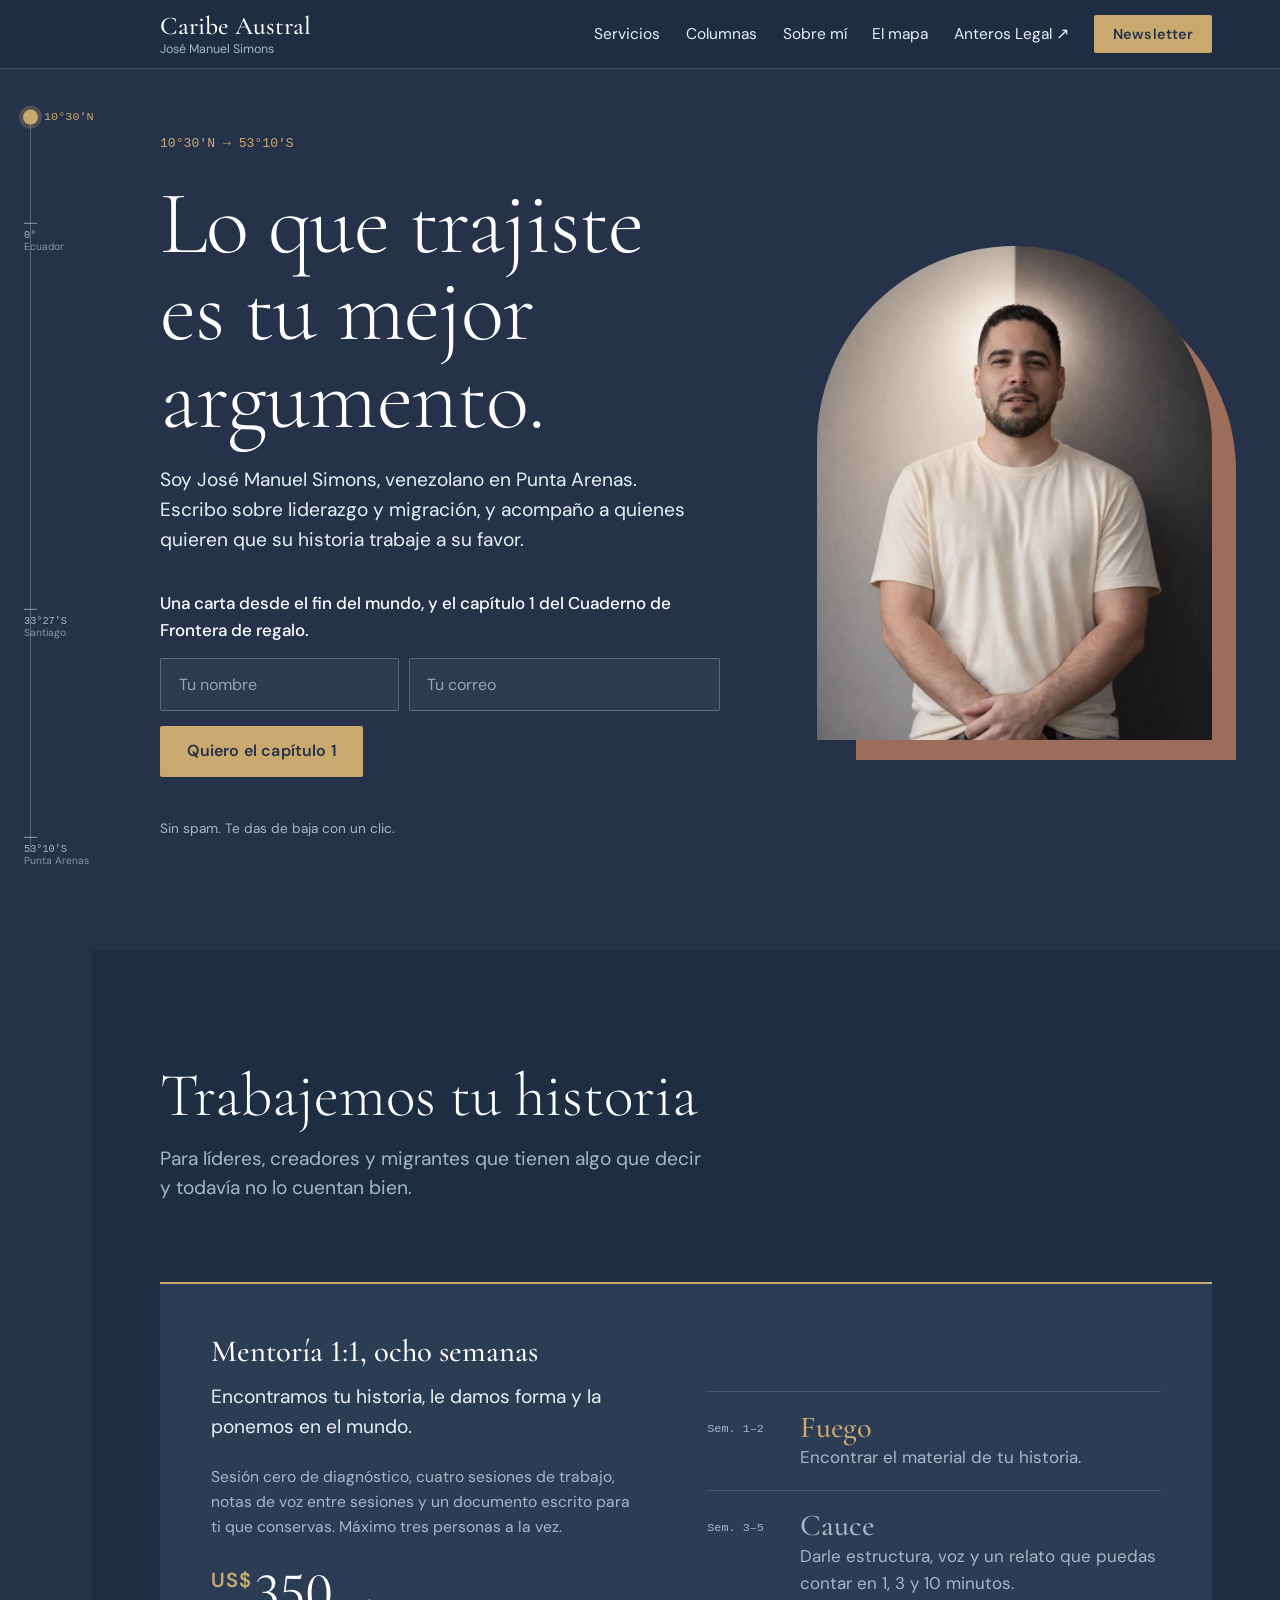
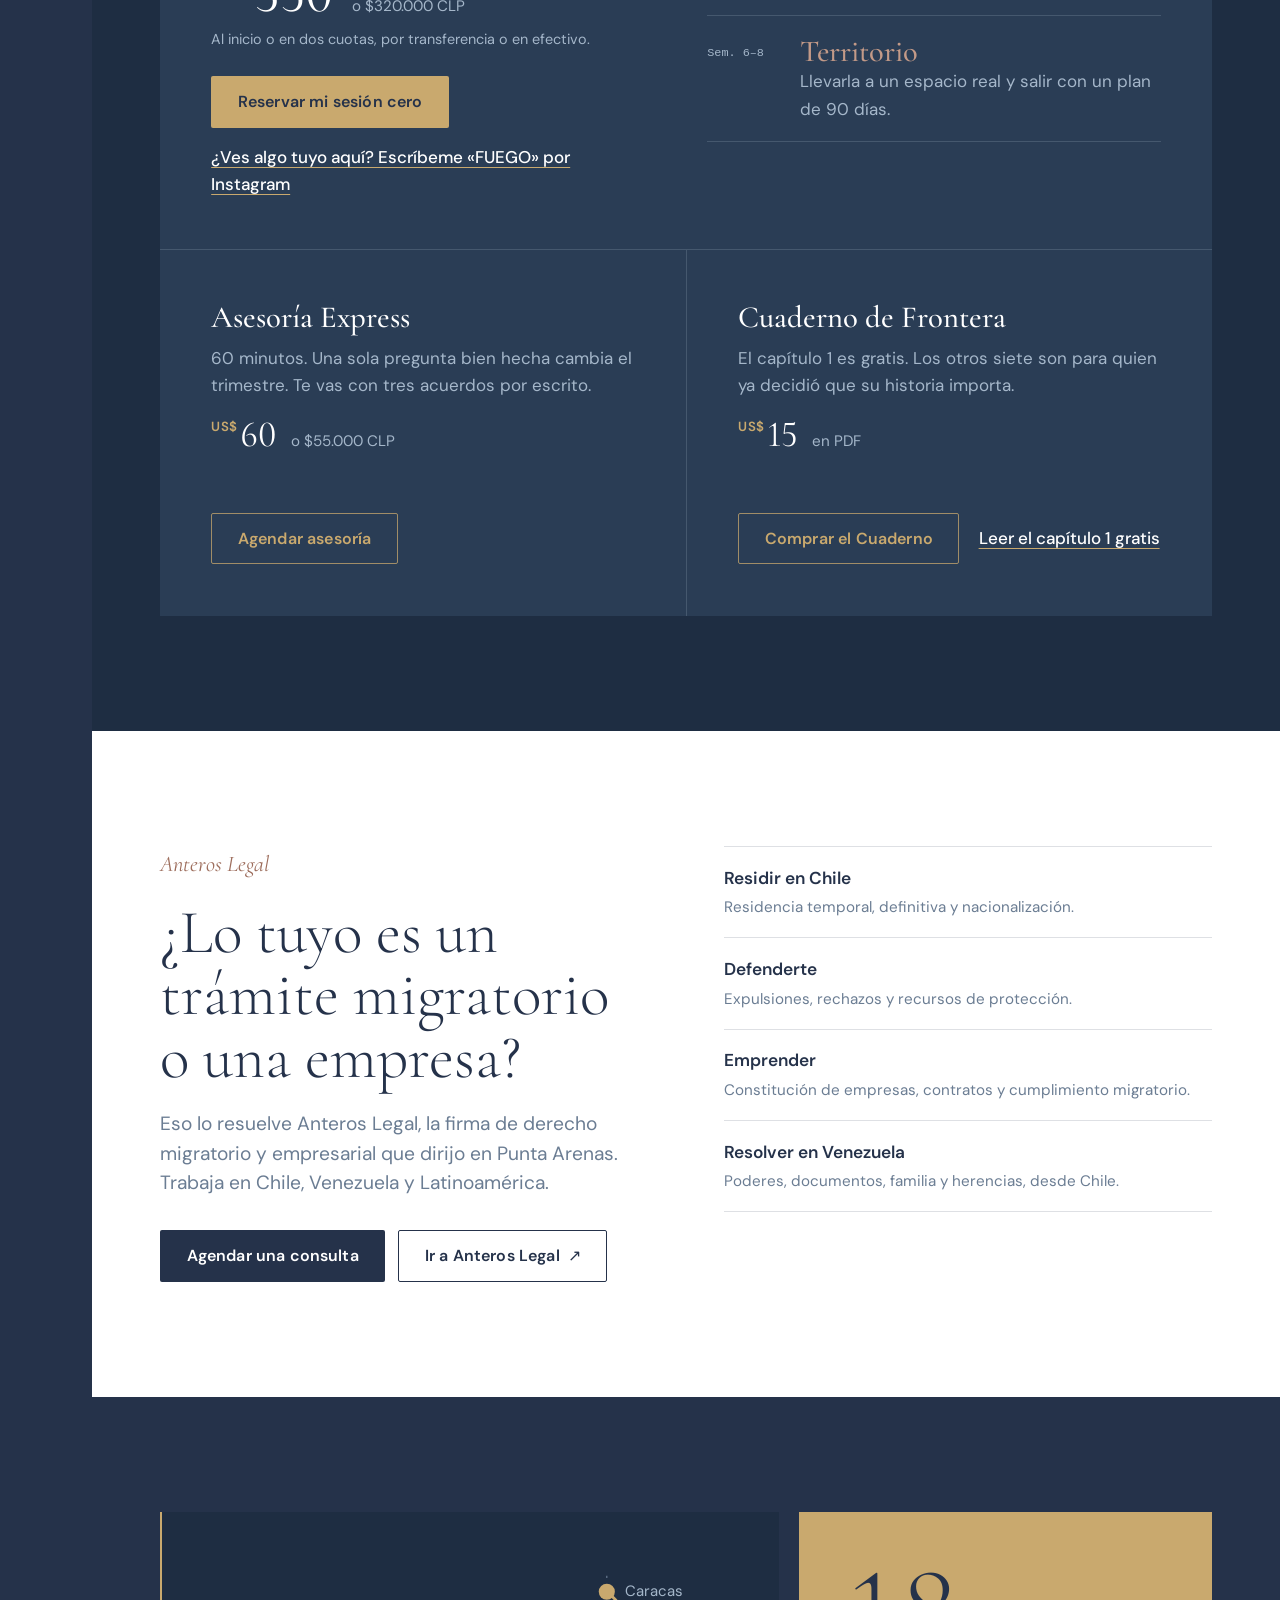
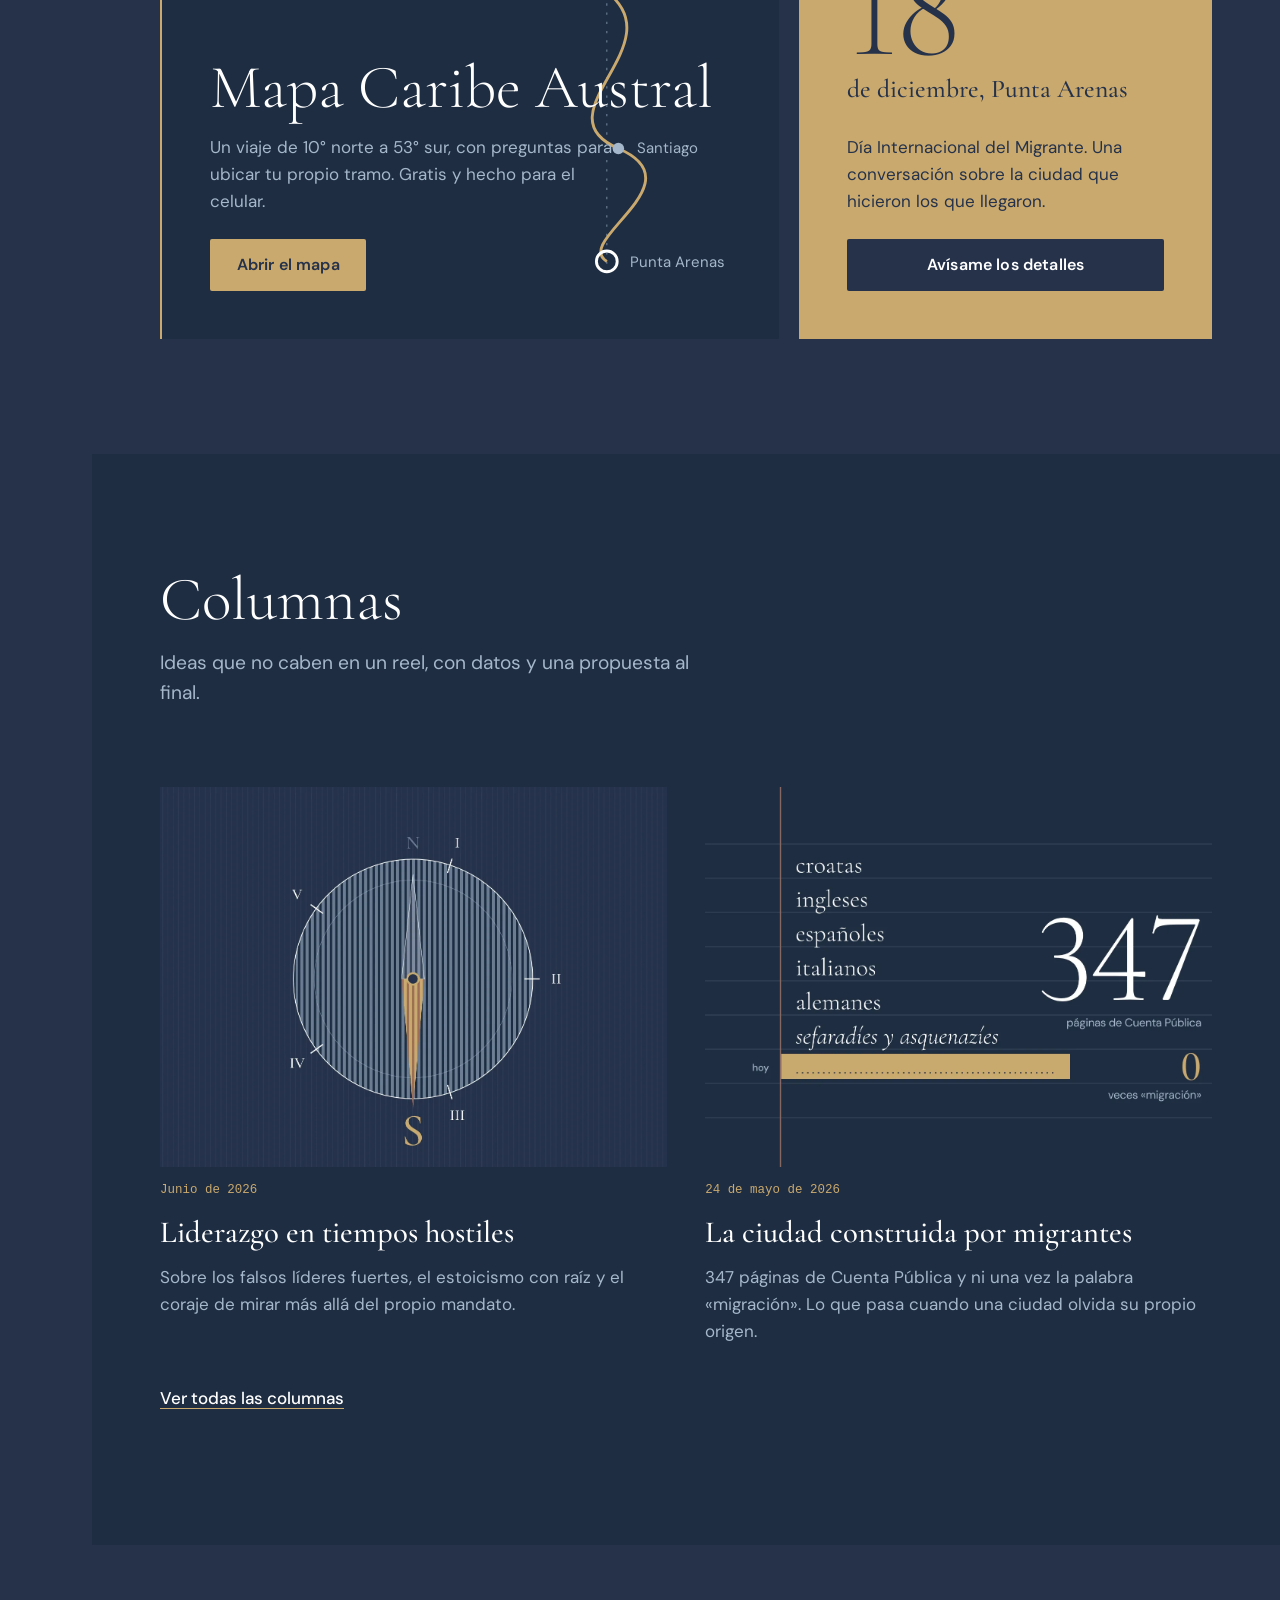
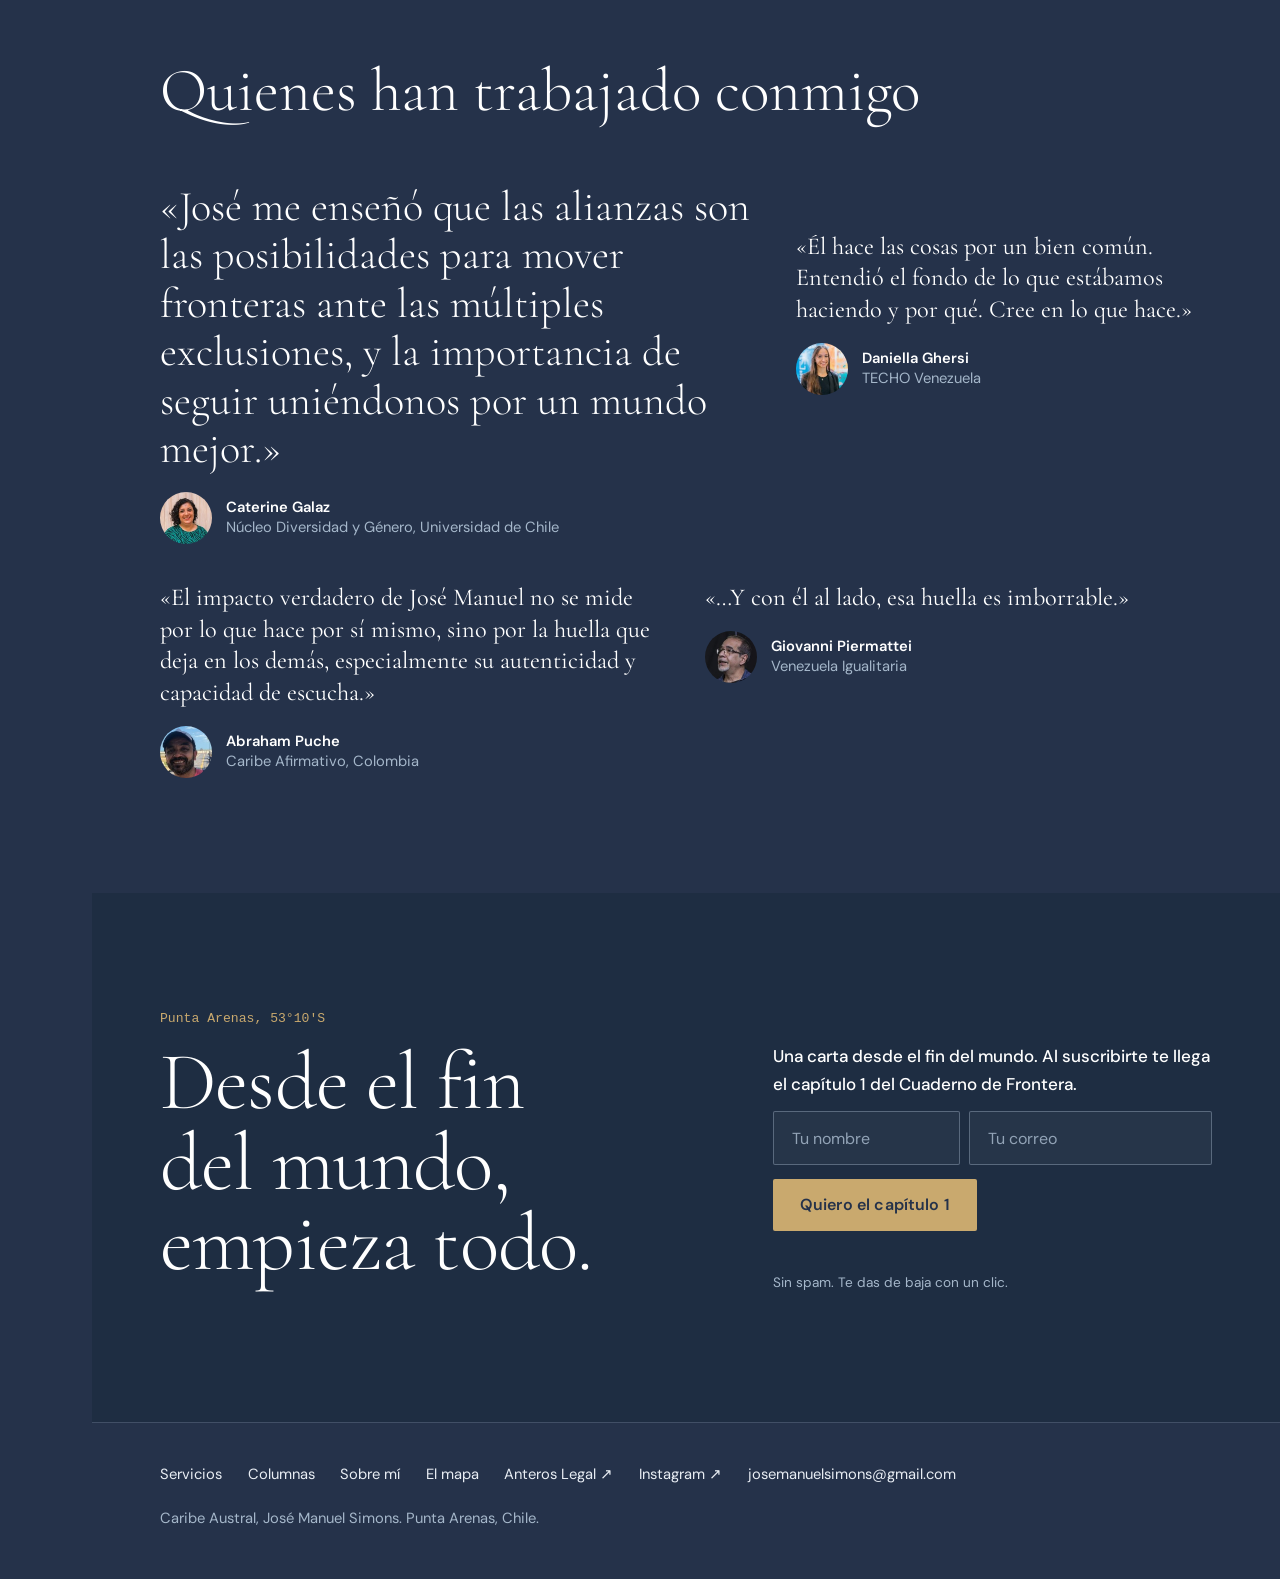
<file: index.html>
<!doctype html>
<html lang="es">
<head>
<meta charset="utf-8">
<meta name="viewport" content="width=device-width, initial-scale=1">
<meta name="google-site-verification" content="v7EeGZR3TnPnjNpEMND73MhrLhKlxGf6TGMu2I60iu8">
<title>Caribe Austral · José Manuel Simons</title>
<meta name="description" content="Liderazgo, migración y la historia que cada uno trae. Newsletter, columnas y mentoría desde Punta Arenas, Chile.">
<link rel="canonical" href="https://josemanuelsimons.github.io/">
<meta property="og:type" content="website">
<meta property="og:locale" content="es_CL">
<meta property="og:site_name" content="Caribe Austral">
<meta property="og:title" content="Caribe Austral · José Manuel Simons">
<meta property="og:description" content="Liderazgo, migración y la historia que cada uno trae. Newsletter, columnas y mentoría desde Punta Arenas, Chile.">
<meta property="og:url" content="https://josemanuelsimons.github.io/">
<meta property="og:image" content="https://josemanuelsimons.github.io/img/og/inicio.jpg">
<meta property="og:image:width" content="1200">
<meta property="og:image:height" content="630">
<meta name="twitter:card" content="summary_large_image">
<meta name="theme-color" content="#25324a">
<link rel="icon" href="assets/favicon.svg" type="image/svg+xml">
<link rel="preload" href="assets/fonts/cormorant-garamond-latin-300-normal.woff2" as="font" type="font/woff2" crossorigin>
<link rel="preload" href="assets/fonts/dm-sans-latin-opsz-normal.woff2" as="font" type="font/woff2" crossorigin>
<link rel="stylesheet" href="assets/fuentes.css?v=20261124b">
<link rel="stylesheet" href="assets/site.css?v=20261124b">
<script type="application/ld+json">{"@context": "https://schema.org", "@type": "Person", "name": "José Manuel Simons Domínguez", "url": "https://josemanuelsimons.github.io/", "image": "https://josemanuelsimons.github.io/img/jms-retrato.jpg", "description": "Fundador de Caribe Austral. Escribe sobre liderazgo y migración desde Punta Arenas.", "address": {"@type": "PostalAddress", "addressLocality": "Punta Arenas", "addressCountry": "CL"}, "sameAs": ["https://www.instagram.com/josemanuelsimons"]}</script>
</head>
<body>
<a class="skip" href="#contenido">Saltar al contenido</a>
<header class="cabecera">
  <div class="ancho">
    <a class="marca" href="index.html"><b>Caribe Austral</b><span>José Manuel Simons</span></a>
    <button class="menu-boton" type="button" aria-expanded="false" aria-controls="nav">Menú</button>
    <nav class="nav" id="nav" aria-label="Principal">
      <a href="#servicios">Servicios</a>
      <a href="columnas.html">Columnas</a>
      <a href="sobre-mi.html">Sobre mí</a>
      <a href="mapa/">El mapa</a>
      <a class="externo" href="https://anteroslegal.cl/" rel="noopener">Anteros Legal</a>
      <a class="boton" href="#newsletter">Newsletter</a>
    </nav>
  </div>
</header>
<div class="riel" aria-hidden="true">
  <div class="riel__linea"></div>
  <div class="riel__hito" data-lat="10.5">10°30′N<span>Caracas</span></div>
  <div class="riel__hito" data-lat="0">0°<span>Ecuador</span></div>
  <div class="riel__hito" data-lat="-33.45">33°27′S<span>Santiago</span></div>
  <div class="riel__hito" data-lat="-53.17">53°10′S<span>Punta Arenas</span></div>
  <div class="riel__marca"></div>
  <div class="riel__lectura">10°30′N</div>
</div>
<div class="pagina">
<main id="contenido">

<section class="tramo tramo--noche heroe" id="suscribirse" data-tono="oscuro" aria-labelledby="heroe-titulo">
  <div class="ancho">
    <div>
      <p class="heroe__lugar">10°30′N → 53°10′S</p>
      <h1 class="titular" id="heroe-titulo">Lo que trajiste es tu mejor argumento.</h1>
      <p class="entrada">Soy José Manuel Simons, venezolano en Punta Arenas. Escribo sobre liderazgo y migración, y acompaño a quienes quieren que su historia trabaje a su favor.</p>
      <div class="suscripcion">
        <p class="suscripcion__intro">Una carta desde el fin del mundo, y el capítulo 1 del Cuaderno de Frontera de regalo.</p>
        <form novalidate>
          <label for="heroe-nombre"><span class="sr-only">Tu nombre</span>
            <input id="heroe-nombre" name="nombre" type="text" autocomplete="given-name" placeholder="Tu nombre" required></label>
          <label for="heroe-email"><span class="sr-only">Tu correo</span>
            <input id="heroe-email" name="email" type="email" autocomplete="email" placeholder="Tu correo" required></label>
          <button class="boton" type="submit">Quiero el capítulo 1</button>
        </form>
        <p class="suscripcion__error" role="alert" aria-live="polite"></p>
        <p class="suscripcion__nota">Sin spam. Te das de baja con un clic.</p>
        <p class="suscripcion__ok" role="status" aria-live="polite"></p>
      </div>
    </div>
    <figure class="heroe__foto">
      <picture><source srcset="img/jms-retrato.webp" type="image/webp"><img src="img/jms-retrato.jpg" alt="José Manuel Simons" width="960" height="1440" loading="eager" decoding="async" fetchpriority="high"></picture>
    </figure>
  </div>
</section>

<section class="tramo tramo--noche2" id="servicios" data-tono="oscuro" aria-labelledby="servicios-titulo">
  <div class="ancho">
    <div class="encabezado">
      <h2 class="h2" id="servicios-titulo">Trabajemos tu historia</h2>
      <p class="entrada suave">Para líderes, creadores y migrantes que tienen algo que decir y todavía no lo cuentan bien.</p>
    </div>

    <article class="mentoria" aria-labelledby="mentoria-titulo">
      <div>
        <h3 class="h3" id="mentoria-titulo">Mentoría 1:1, ocho semanas</h3>
        <p class="entrada" style="margin-top:.8rem">Encontramos tu historia, le damos forma y la ponemos en el mundo.</p>
        <p class="incluye">Sesión cero de diagnóstico, cuatro sesiones de trabajo, notas de voz entre sesiones y un documento escrito para ti que conservas. Máximo tres personas a la vez.</p>
        <p class="mentoria__precio"><span class="moneda">US$</span>350 <small>o $320.000 CLP</small></p>
        <p class="suave chico" style="margin:0">Al inicio o en dos cuotas, por transferencia o en efectivo.</p>
        <div class="mentoria__acciones">
          <a class="boton" href="https://calendly.com/josemanuelsimons/mentoria-1-1-narrativa-con-proposito" rel="noopener">Reservar mi sesión cero</a>
          <a class="enlace" href="https://www.instagram.com/josemanuelsimons" rel="noopener">¿Ves algo tuyo aquí? Escríbeme «FUEGO» por Instagram</a>
        </div>
      </div>
      <ol class="etapas" aria-label="Las tres etapas">
        <li class="etapa etapa--fuego"><span class="etapa__semanas">Sem. 1–2</span><div><b>Fuego</b><span>Encontrar el material de tu historia.</span></div></li>
        <li class="etapa etapa--cauce"><span class="etapa__semanas">Sem. 3–5</span><div><b>Cauce</b><span>Darle estructura, voz y un relato que puedas contar en 1, 3 y 10 minutos.</span></div></li>
        <li class="etapa etapa--territorio"><span class="etapa__semanas">Sem. 6–8</span><div><b>Territorio</b><span>Llevarla a un espacio real y salir con un plan de 90 días.</span></div></li>
      </ol>
    </article>

    <div class="otros">
      <article class="otro" aria-labelledby="express-titulo">
        <h3 class="h3" id="express-titulo">Asesoría Express</h3>
        <p class="suave" style="margin:0">60 minutos. Una sola pregunta bien hecha cambia el trimestre. Te vas con tres acuerdos por escrito.</p>
        <p class="otro__precio"><span class="moneda">US$</span>60 <small>o $55.000 CLP</small></p>
        <div class="otro__fila"><a class="boton boton--linea" href="https://calendly.com/josemanuelsimons/asesoria-express-caribe-austral" rel="noopener">Agendar asesoría</a></div>
      </article>
      <article class="otro" aria-labelledby="cuaderno-titulo">
        <h3 class="h3" id="cuaderno-titulo">Cuaderno de Frontera</h3>
        <p class="suave" style="margin:0">El capítulo 1 es gratis. Los otros siete son para quien ya decidió que su historia importa.</p>
        <p class="otro__precio"><span class="moneda">US$</span>15 <small>en PDF</small></p>
        <div class="otro__fila">
          <a class="boton boton--linea" href="https://josemanuelsimons.gumroad.com/l/xqfcqt" rel="noopener">Comprar el Cuaderno</a>
          <a class="enlace" href="#suscribirse">Leer el capítulo 1 gratis</a>
        </div>
      </article>
    </div>
  </div>
</section>

<section class="tramo tramo--blanco" id="anteros" data-tono="claro" aria-labelledby="anteros-titulo">
  <div class="ancho anteros">
    <div>
      <p class="anteros__firma">Anteros Legal</p>
      <h2 class="h2" id="anteros-titulo">¿Lo tuyo es un trámite migratorio o una empresa?</h2>
      <p class="entrada suave" style="margin-top:1.2rem">Eso lo resuelve Anteros Legal, la firma de derecho migratorio y empresarial que dirijo en Punta Arenas. Trabaja en Chile, Venezuela y Latinoamérica.</p>
      <div class="anteros__acciones">
        <a class="boton boton--noche" href="https://anteroslegal.cl/consulta/" rel="noopener">Agendar una consulta</a>
        <a class="boton boton--linea externo" href="https://anteroslegal.cl/" rel="noopener">Ir a Anteros Legal</a>
      </div>
    </div>
    <ul class="anteros__lista">
      <li><b>Residir en Chile</b><span>Residencia temporal, definitiva y nacionalización.</span></li>
      <li><b>Defenderte</b><span>Expulsiones, rechazos y recursos de protección.</span></li>
      <li><b>Emprender</b><span>Constitución de empresas, contratos y cumplimiento migratorio.</span></li>
      <li><b>Resolver en Venezuela</b><span>Poderes, documentos, familia y herencias, desde Chile.</span></li>
    </ul>
  </div>
</section>

<section class="tramo tramo--noche" data-tono="oscuro" aria-label="El mapa y el 18 de diciembre">
  <div class="ancho dupla">
    <a class="tarjeta-mapa" href="mapa/">
      <svg viewBox="0 0 300 300" aria-hidden="true">
        <line x1="150" y1="20" x2="150" y2="280" stroke="#6b7d93" stroke-width="1" stroke-dasharray="2 6"/>
        <path d="M150 34 C 210 80, 90 140, 160 170 S 120 250, 150 268" fill="none" stroke="#c9a96e" stroke-width="2.5"/>
        <circle cx="150" cy="34" r="7" fill="#c9a96e"/>
        <circle cx="160" cy="170" r="5" fill="#a5b7ca"/>
        <circle cx="150" cy="268" r="9" fill="none" stroke="#ffffff" stroke-width="2.5"/>
        <text x="166" y="38" fill="#a5b7ca" font-size="13" font-family="DM Sans, sans-serif">Caracas</text>
        <text x="176" y="174" fill="#a5b7ca" font-size="13" font-family="DM Sans, sans-serif">Santiago</text>
        <text x="170" y="273" fill="#a5b7ca" font-size="13" font-family="DM Sans, sans-serif">Punta Arenas</text>
      </svg>
      <h2 class="h2">Mapa Caribe Austral</h2>
      <p>Un viaje de 10° norte a 53° sur, con preguntas para ubicar tu propio tramo. Gratis y hecho para el celular.</p>
      <span class="boton">Abrir el mapa</span>
    </a>
    <div class="fecha">
      <div>
        <p class="fecha__dia">18</p>
        <p class="fecha__mes">de diciembre, Punta Arenas</p>
      </div>
      <p>Día Internacional del Migrante. Una conversación sobre la ciudad que hicieron los que llegaron.</p>
      <a class="boton boton--noche" href="#newsletter">Avísame los detalles</a>
    </div>
  </div>
</section>

<section class="tramo tramo--noche2" data-tono="oscuro" aria-labelledby="columnas-titulo">
  <div class="ancho">
    <div class="encabezado">
      <h2 class="h2" id="columnas-titulo">Columnas</h2>
      <p class="entrada suave">Ideas que no caben en un reel, con datos y una propuesta al final.</p>
    </div>
    <div class="columnas-grid">
      <a class="col-tarjeta" href="columnas/liderazgo-en-tiempos-hostiles.html">
        <div class="col-tarjeta__portada"><picture><source srcset="img/columnas/liderazgo-en-tiempos-hostiles.webp" type="image/webp"><img src="img/columnas/liderazgo-en-tiempos-hostiles.jpg" alt="" width="1600" height="1000" loading="lazy" decoding="async"></picture></div>
        <span class="col-tarjeta__fecha">Junio de 2026</span>
        <h3 class="h3">Liderazgo en tiempos hostiles</h3>
        <p>Sobre los falsos líderes fuertes, el estoicismo con raíz y el coraje de mirar más allá del propio mandato.</p>
      </a>
<a class="col-tarjeta" href="columnas/la-ciudad-construida-por-migrantes.html">
        <div class="col-tarjeta__portada"><picture><source srcset="img/columnas/la-ciudad-construida-por-migrantes.webp" type="image/webp"><img src="img/columnas/la-ciudad-construida-por-migrantes.jpg" alt="" width="1600" height="1000" loading="lazy" decoding="async"></picture></div>
        <span class="col-tarjeta__fecha">24 de mayo de 2026</span>
        <h3 class="h3">La ciudad construida por migrantes</h3>
        <p>347 páginas de Cuenta Pública y ni una vez la palabra «migración». Lo que pasa cuando una ciudad olvida su propio origen.</p>
      </a>
    </div>
    <p style="margin-top:2.5rem"><a class="enlace" href="columnas.html">Ver todas las columnas</a></p>
  </div>
</section>

<section class="tramo tramo--noche" data-tono="oscuro" aria-labelledby="voces-titulo">
  <div class="ancho">
    <div class="encabezado">
      <h2 class="h2" id="voces-titulo">Quienes han trabajado conmigo</h2>
    </div>
    <div class="voces">
      <figure class="voz voz--grande">
        <blockquote>«José me enseñó que las alianzas son las posibilidades para mover fronteras ante las múltiples exclusiones, y la importancia de seguir uniéndonos por un mundo mejor.»</blockquote>
        <figcaption><img src="img/testimonios/caterine-galaz.jpg" alt="" width="52" height="52" loading="lazy"><span><b>Caterine Galaz</b>Núcleo Diversidad y Género, Universidad de Chile</span></figcaption>
      </figure>
      <figure class="voz voz--a">
        <blockquote>«Él hace las cosas por un bien común. Entendió el fondo de lo que estábamos haciendo y por qué. Cree en lo que hace.»</blockquote>
        <figcaption><img src="img/testimonios/daniella-ghersi.jpg" alt="" width="52" height="52" loading="lazy"><span><b>Daniella Ghersi</b>TECHO Venezuela</span></figcaption>
      </figure>
      <figure class="voz voz--b">
        <blockquote>«El impacto verdadero de José Manuel no se mide por lo que hace por sí mismo, sino por la huella que deja en los demás, especialmente su autenticidad y capacidad de escucha.»</blockquote>
        <figcaption><img src="img/testimonios/abraham-puche.jpg" alt="" width="52" height="52" loading="lazy"><span><b>Abraham Puche</b>Caribe Afirmativo, Colombia</span></figcaption>
      </figure>
      <figure class="voz voz--c">
        <blockquote>«…Y con él al lado, esa huella es imborrable.»</blockquote>
        <figcaption><img src="img/testimonios/giovanni-piermattei.jpg" alt="" width="52" height="52" loading="lazy"><span><b>Giovanni Piermattei</b>Venezuela Igualitaria</span></figcaption>
      </figure>
    </div>
  </div>
</section>

</main>
<section class="tramo tramo--noche2 cierre" id="newsletter" data-tono="oscuro" aria-labelledby="cierre-titulo">
  <div class="ancho cierre__fila">
    <div>
      <p class="cierre__lugar">Punta Arenas, 53°10′S</p>
      <h2 class="titular" id="cierre-titulo">Desde el fin del mundo, empieza todo.</h2>
    </div>
    <div class="suscripcion">
        <p class="suscripcion__intro">Una carta desde el fin del mundo. Al suscribirte te llega el capítulo 1 del Cuaderno de Frontera.</p>
        <form novalidate>
          <label for="cierre-nombre"><span class="sr-only">Tu nombre</span>
            <input id="cierre-nombre" name="nombre" type="text" autocomplete="given-name" placeholder="Tu nombre" required></label>
          <label for="cierre-email"><span class="sr-only">Tu correo</span>
            <input id="cierre-email" name="email" type="email" autocomplete="email" placeholder="Tu correo" required></label>
          <button class="boton" type="submit">Quiero el capítulo 1</button>
        </form>
        <p class="suscripcion__error" role="alert" aria-live="polite"></p>
        <p class="suscripcion__nota">Sin spam. Te das de baja con un clic.</p>
        <p class="suscripcion__ok" role="status" aria-live="polite"></p>
      </div>
  </div>
</section>
<footer class="pie" data-tono="oscuro">
  <div class="ancho">
    <nav aria-label="Pie de página">
      <a href="#servicios">Servicios</a>
      <a href="columnas.html">Columnas</a>
      <a href="sobre-mi.html">Sobre mí</a>
      <a href="mapa/">El mapa</a>
      <a class="externo" href="https://anteroslegal.cl/" rel="noopener">Anteros Legal</a>
      <a class="externo" href="https://www.instagram.com/josemanuelsimons" rel="noopener">Instagram</a>
      <a href="mailto:josemanuelsimons@gmail.com">josemanuelsimons@gmail.com</a>
    </nav>
    <p class="pie__coordenada">Caribe Austral, José Manuel Simons. Punta Arenas, Chile.</p>
  </div>
</footer>

</div>
<script src="assets/site.js?v=20261124b" defer></script>
</body>
</html>
</file>
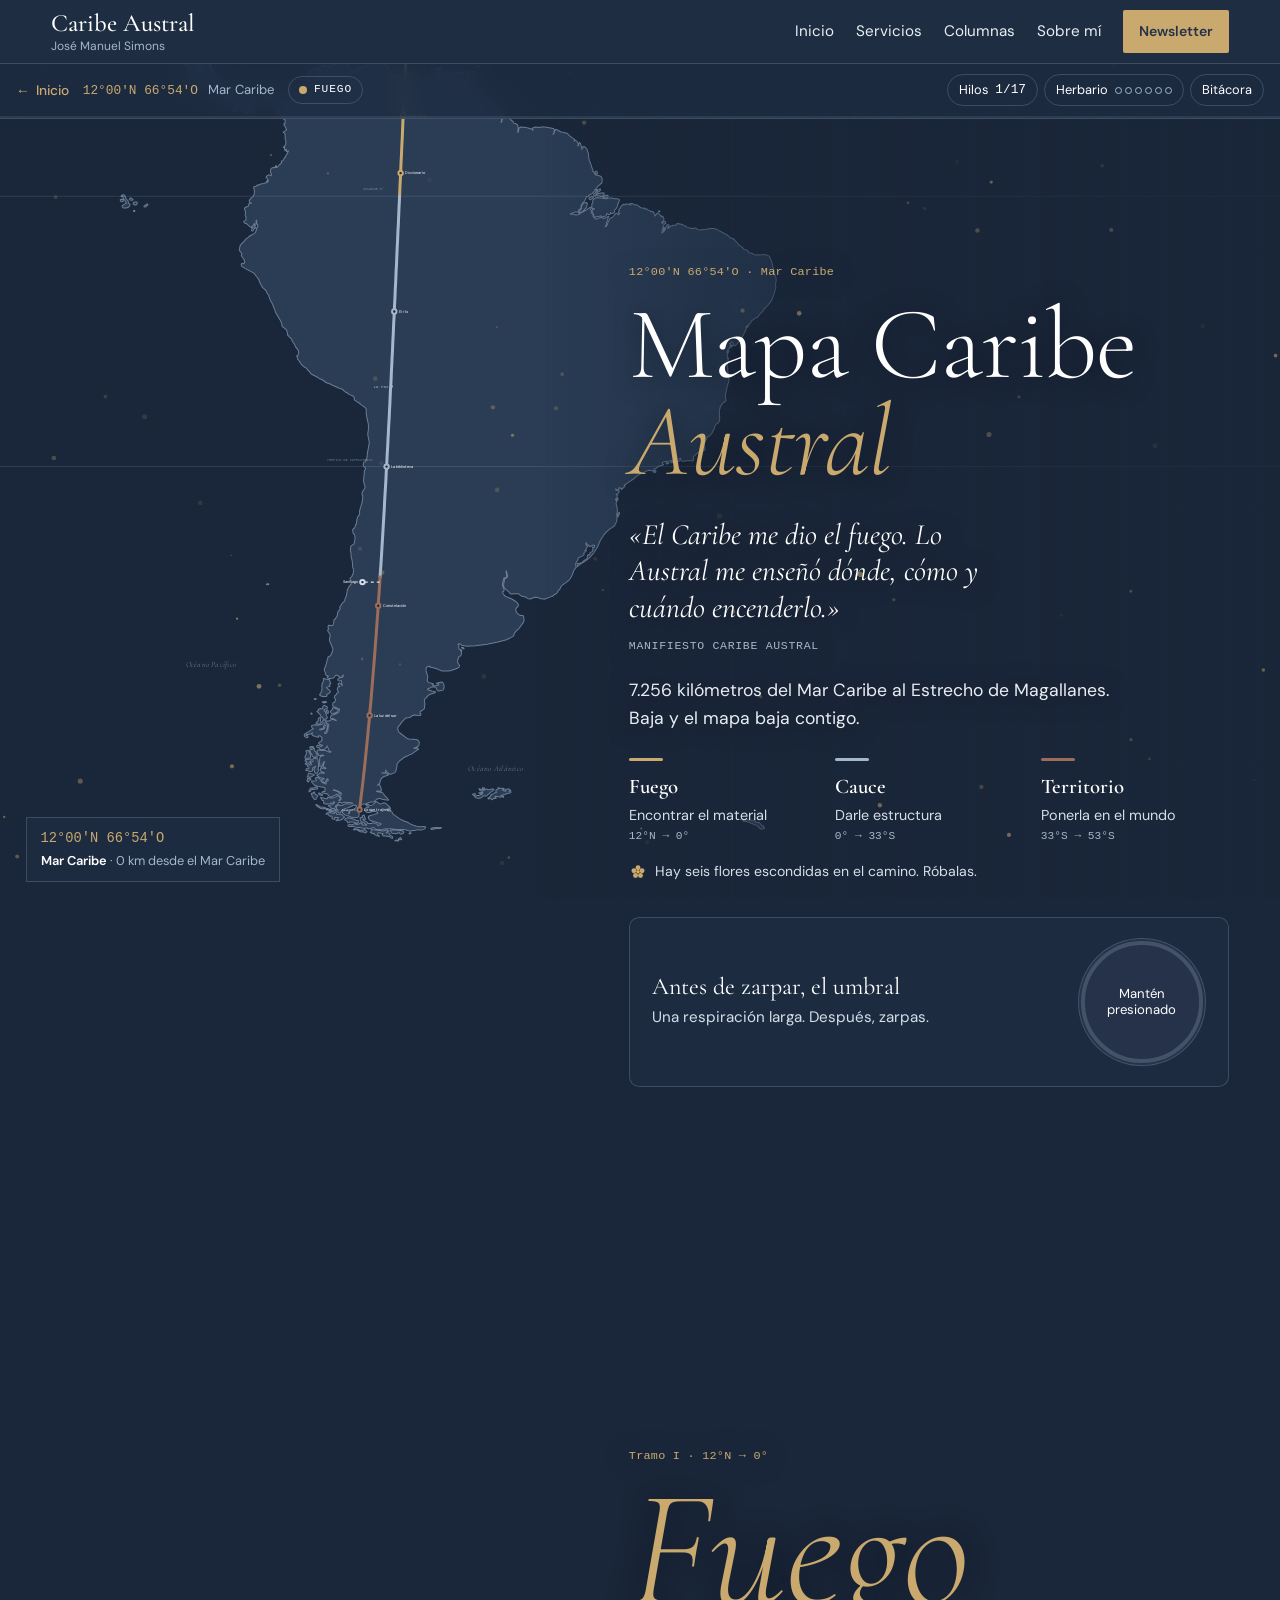
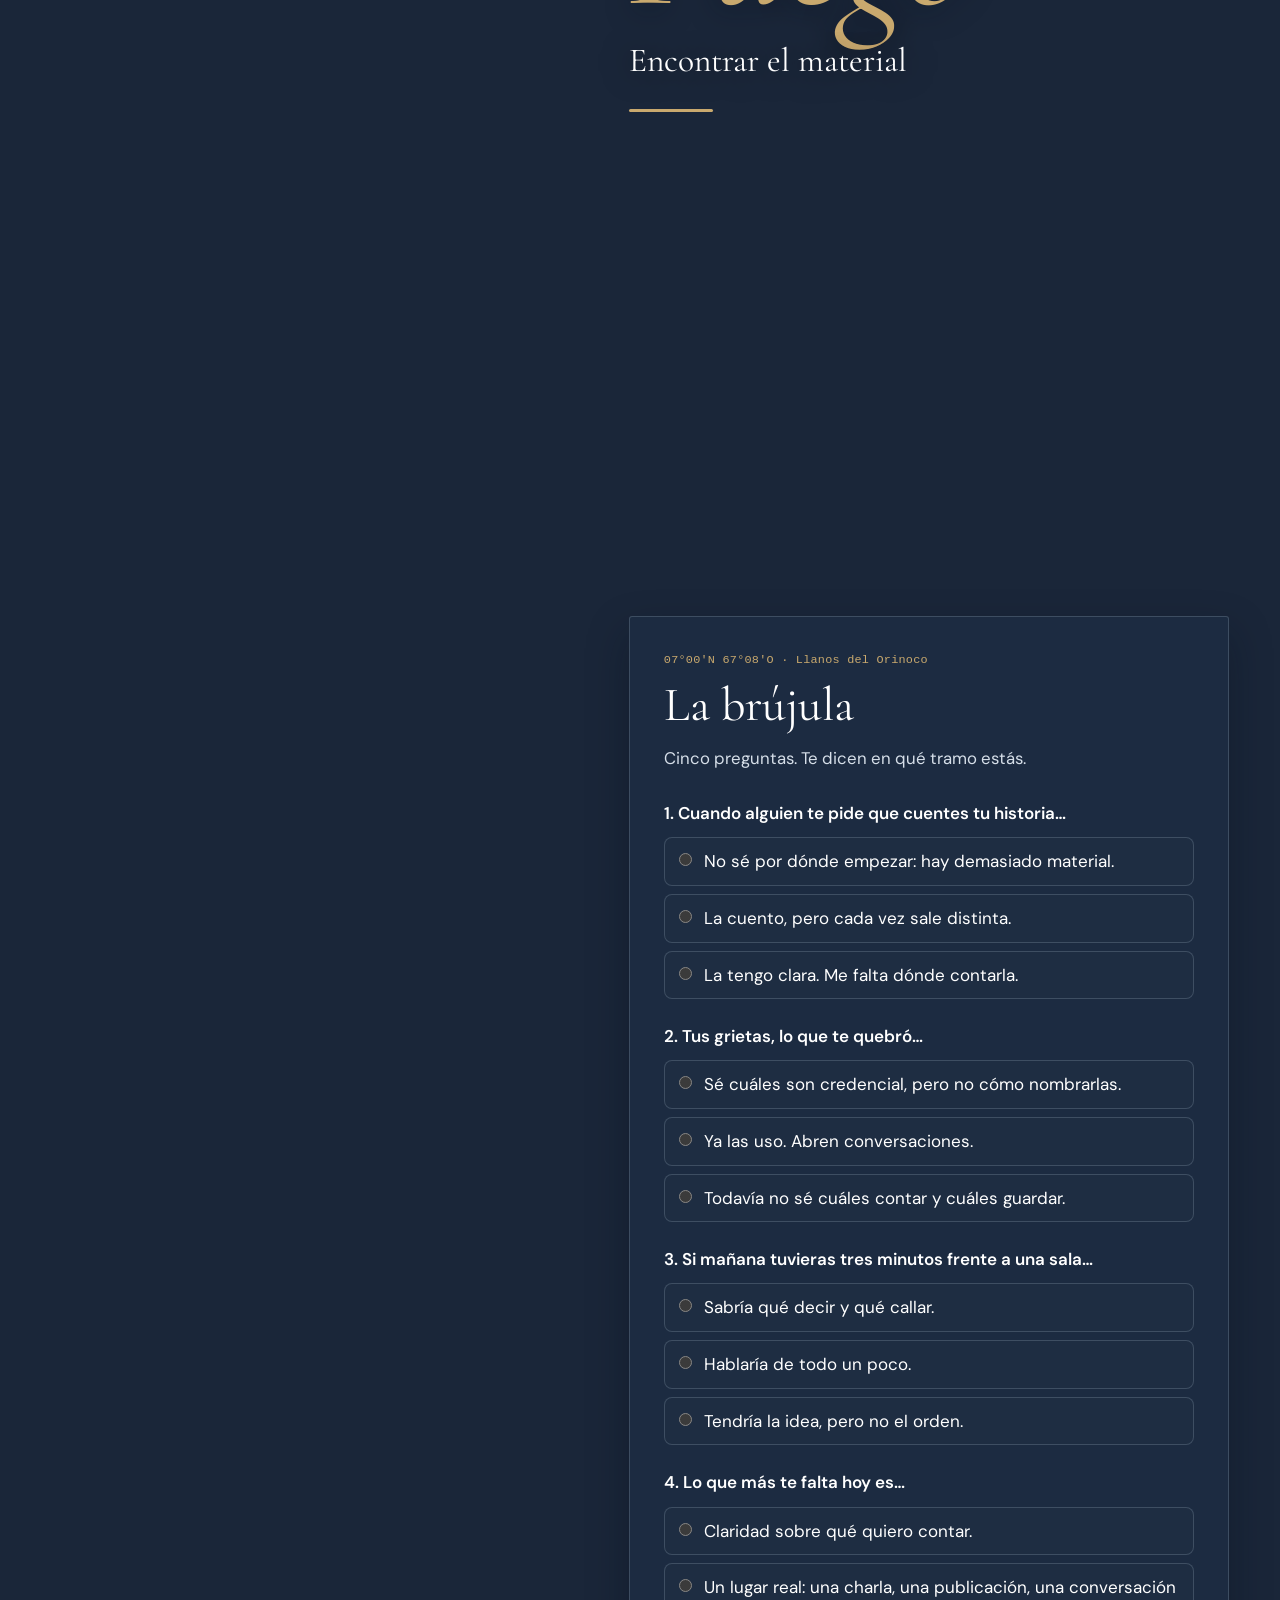
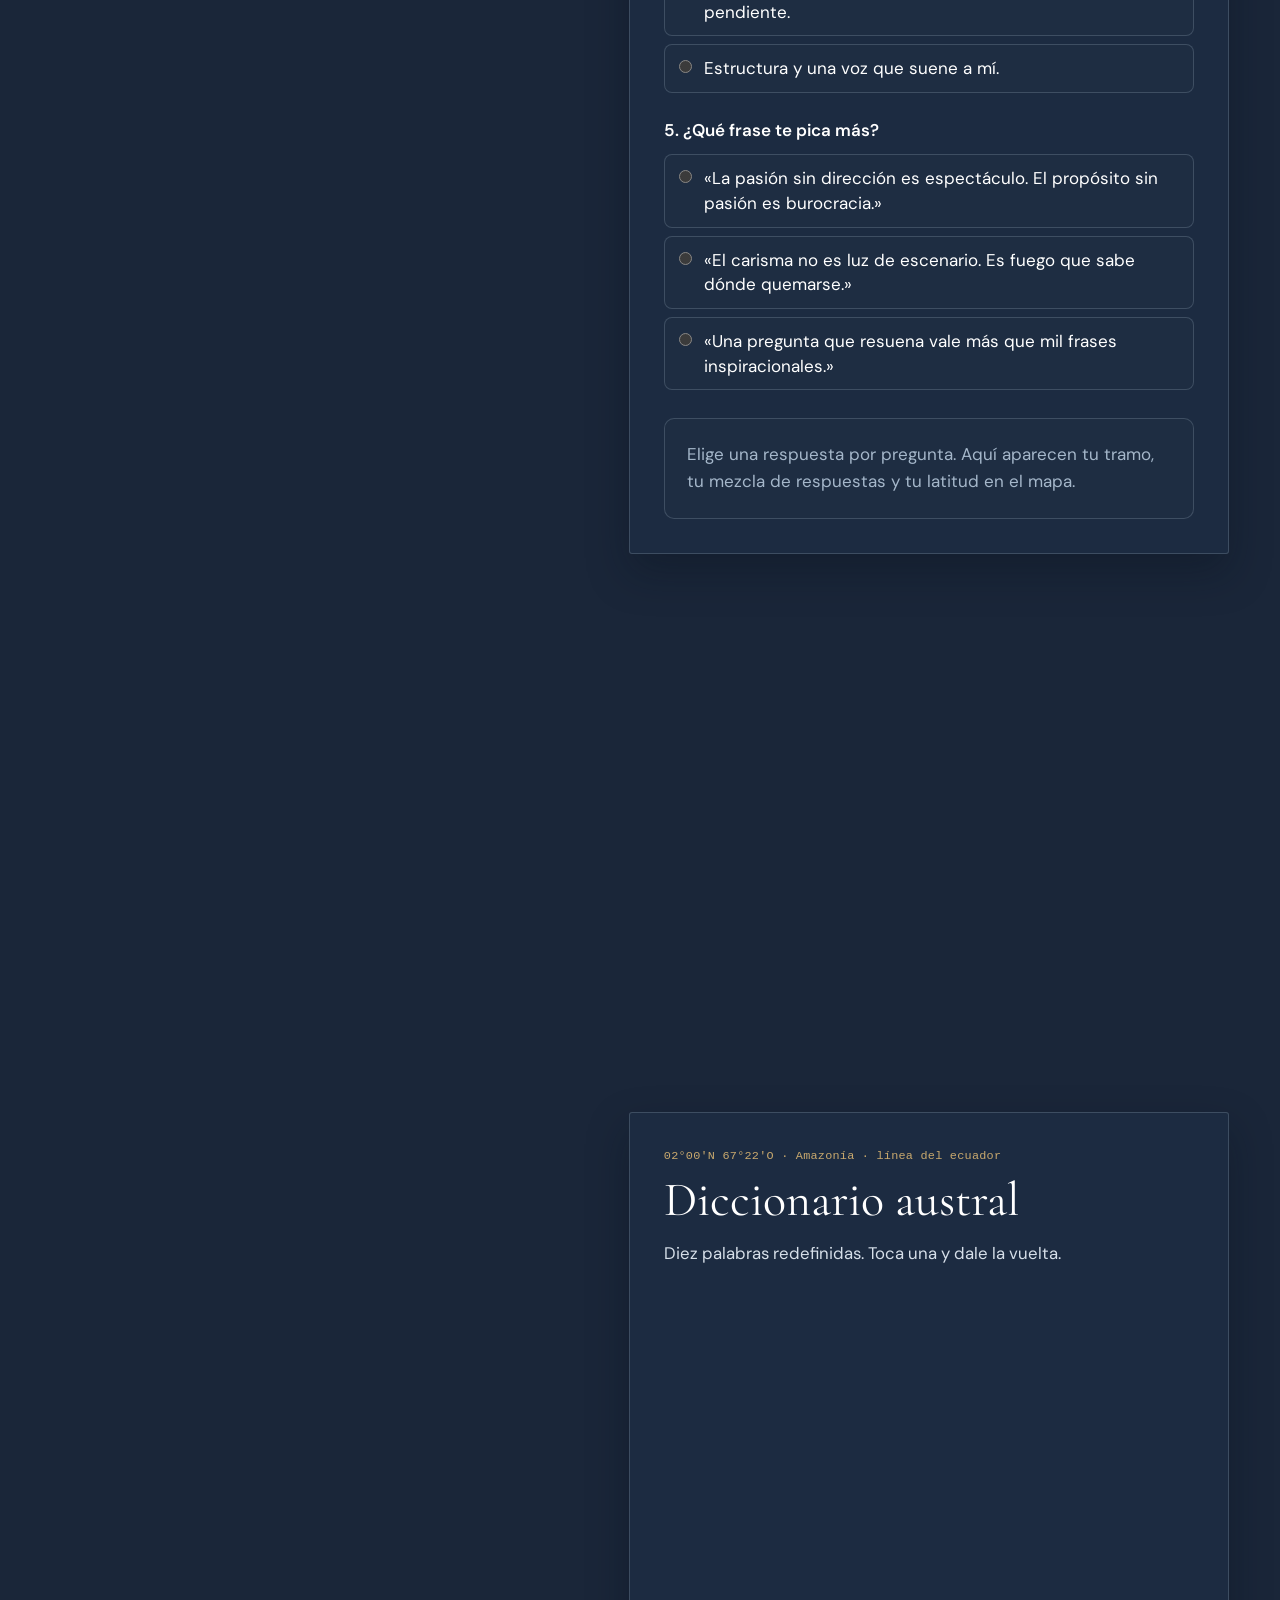
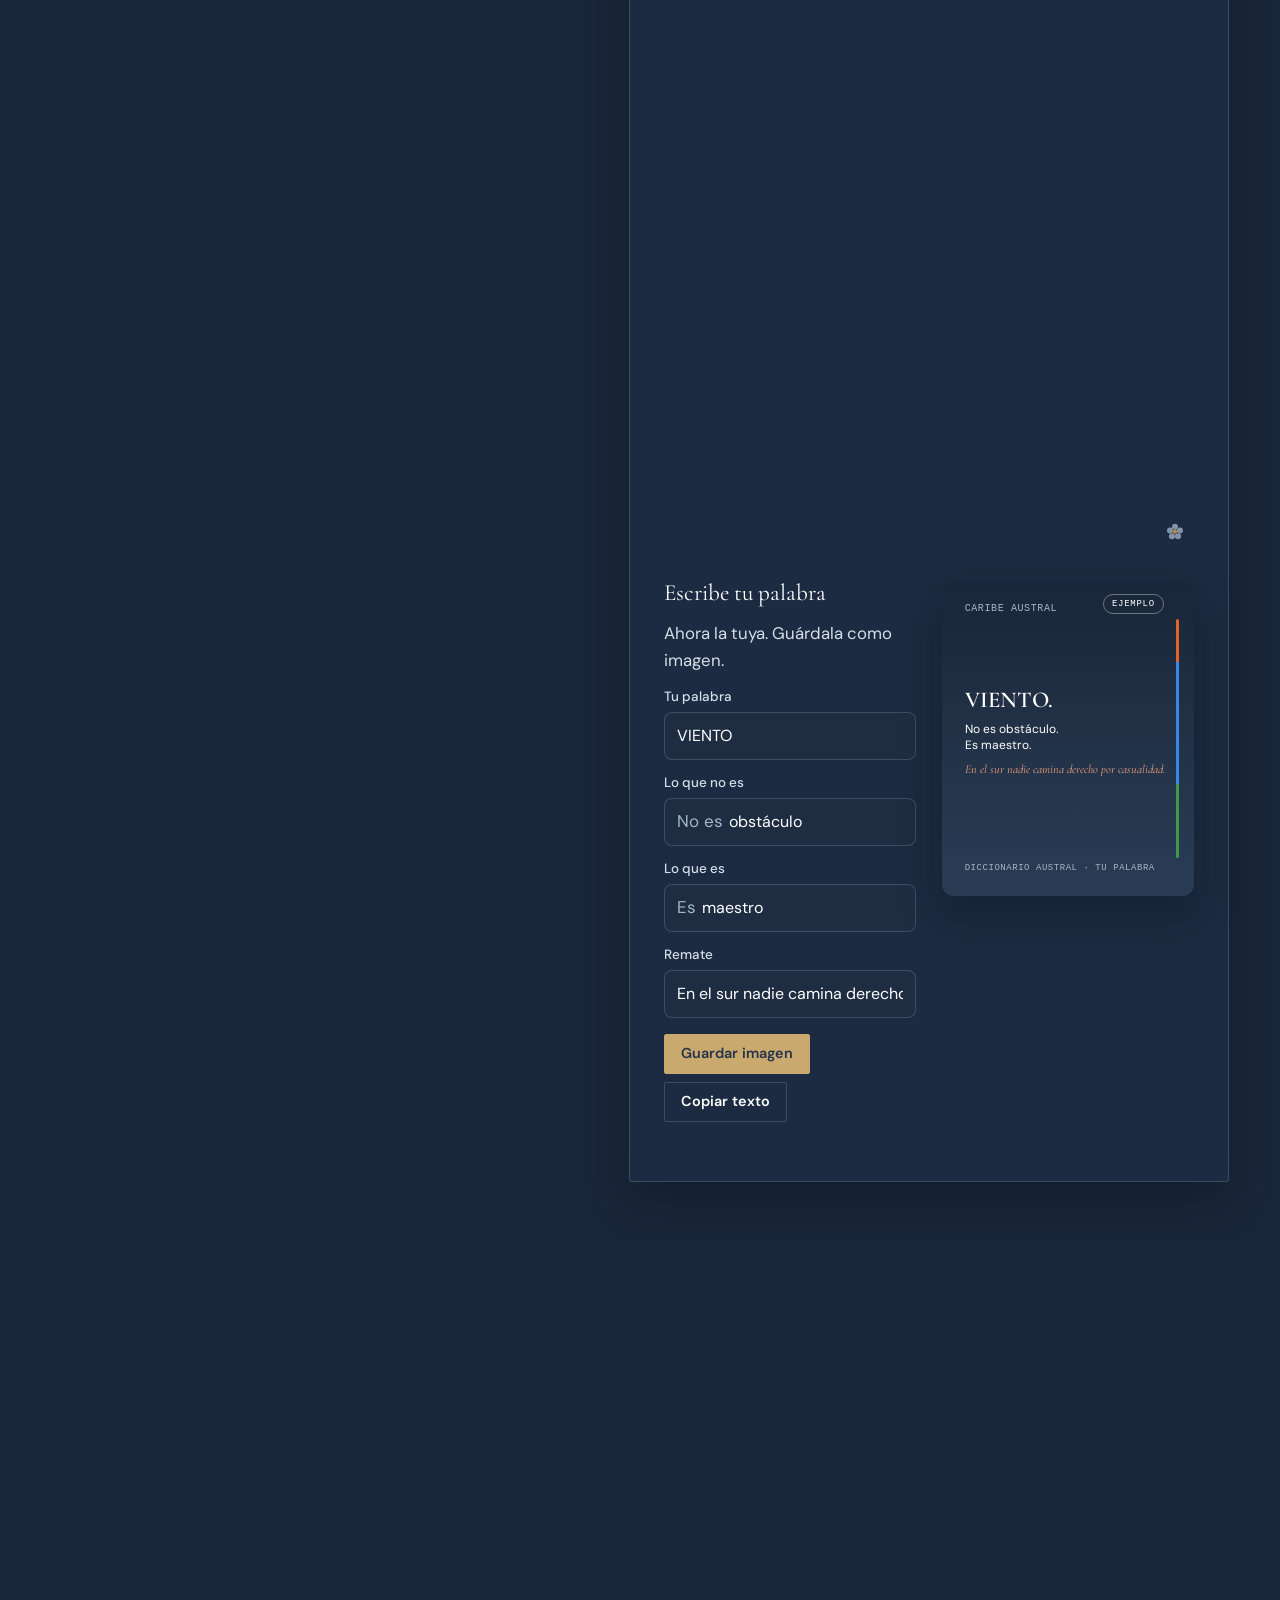
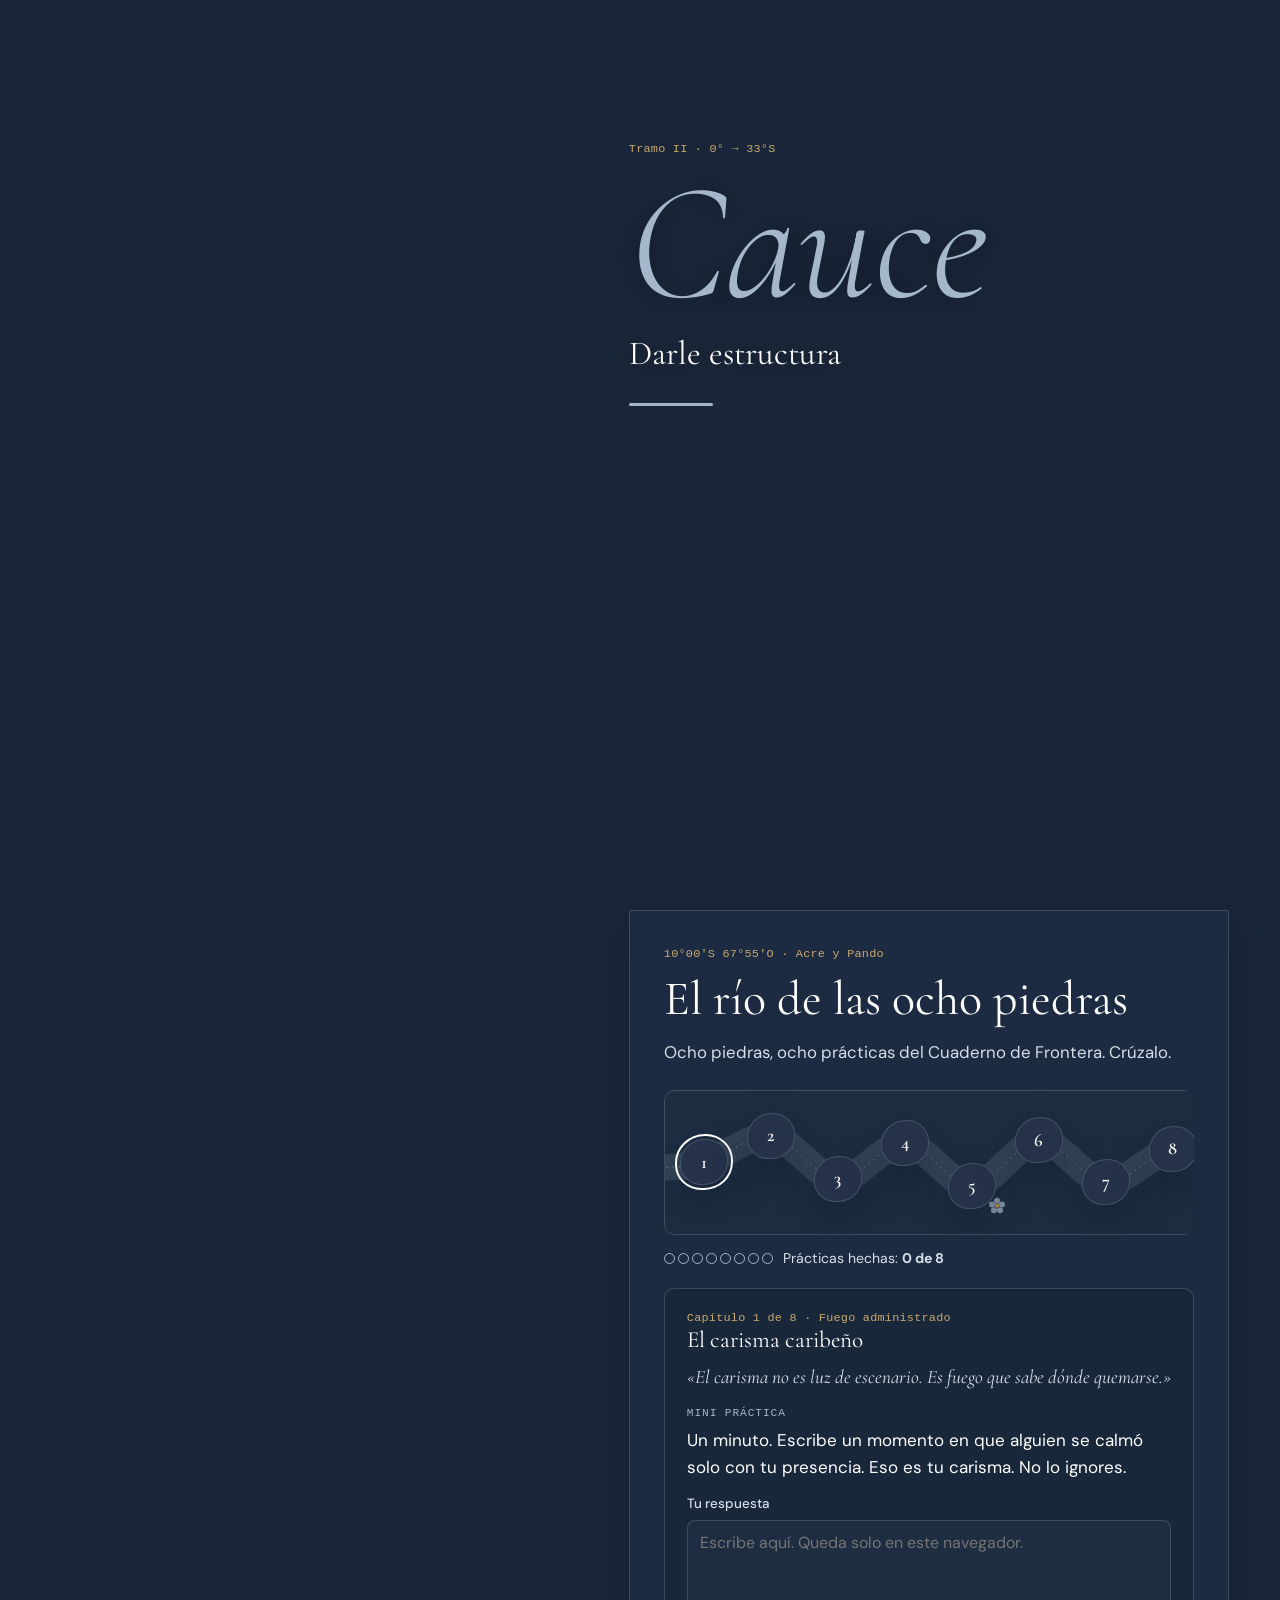
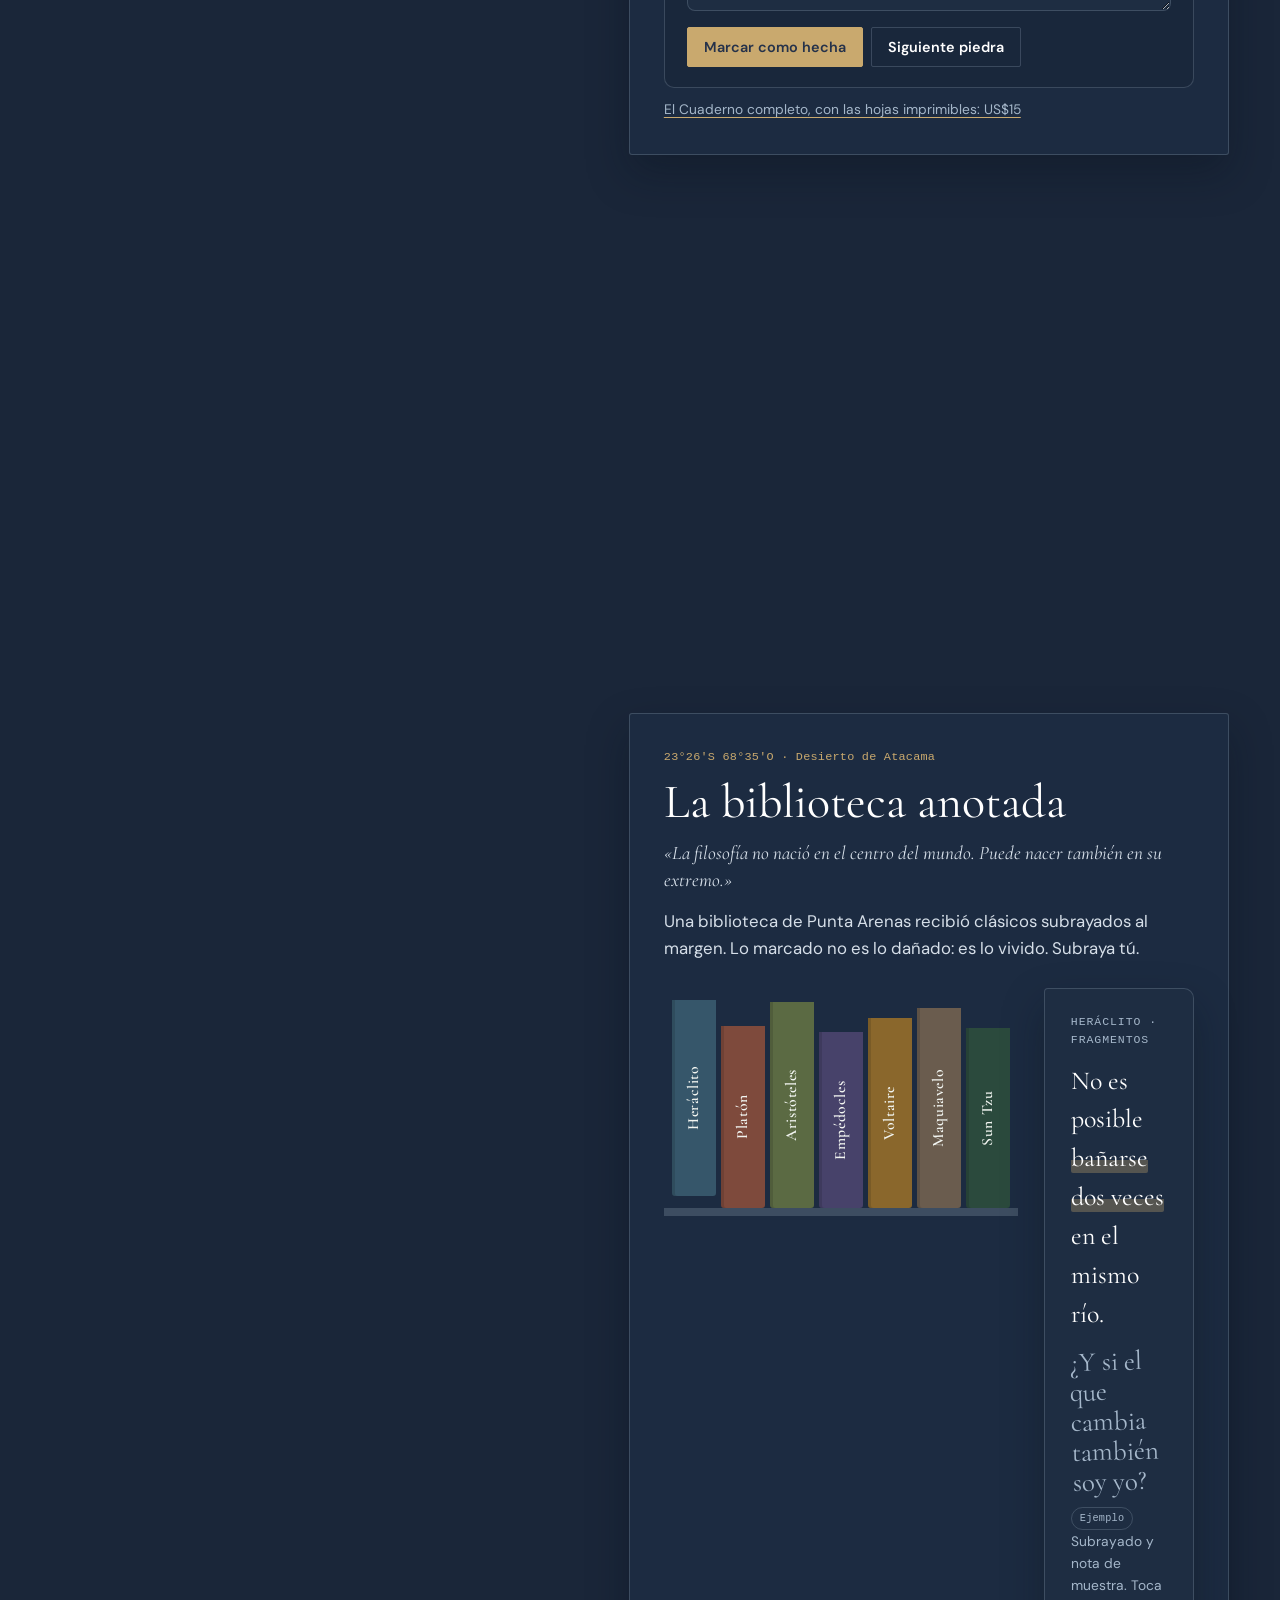
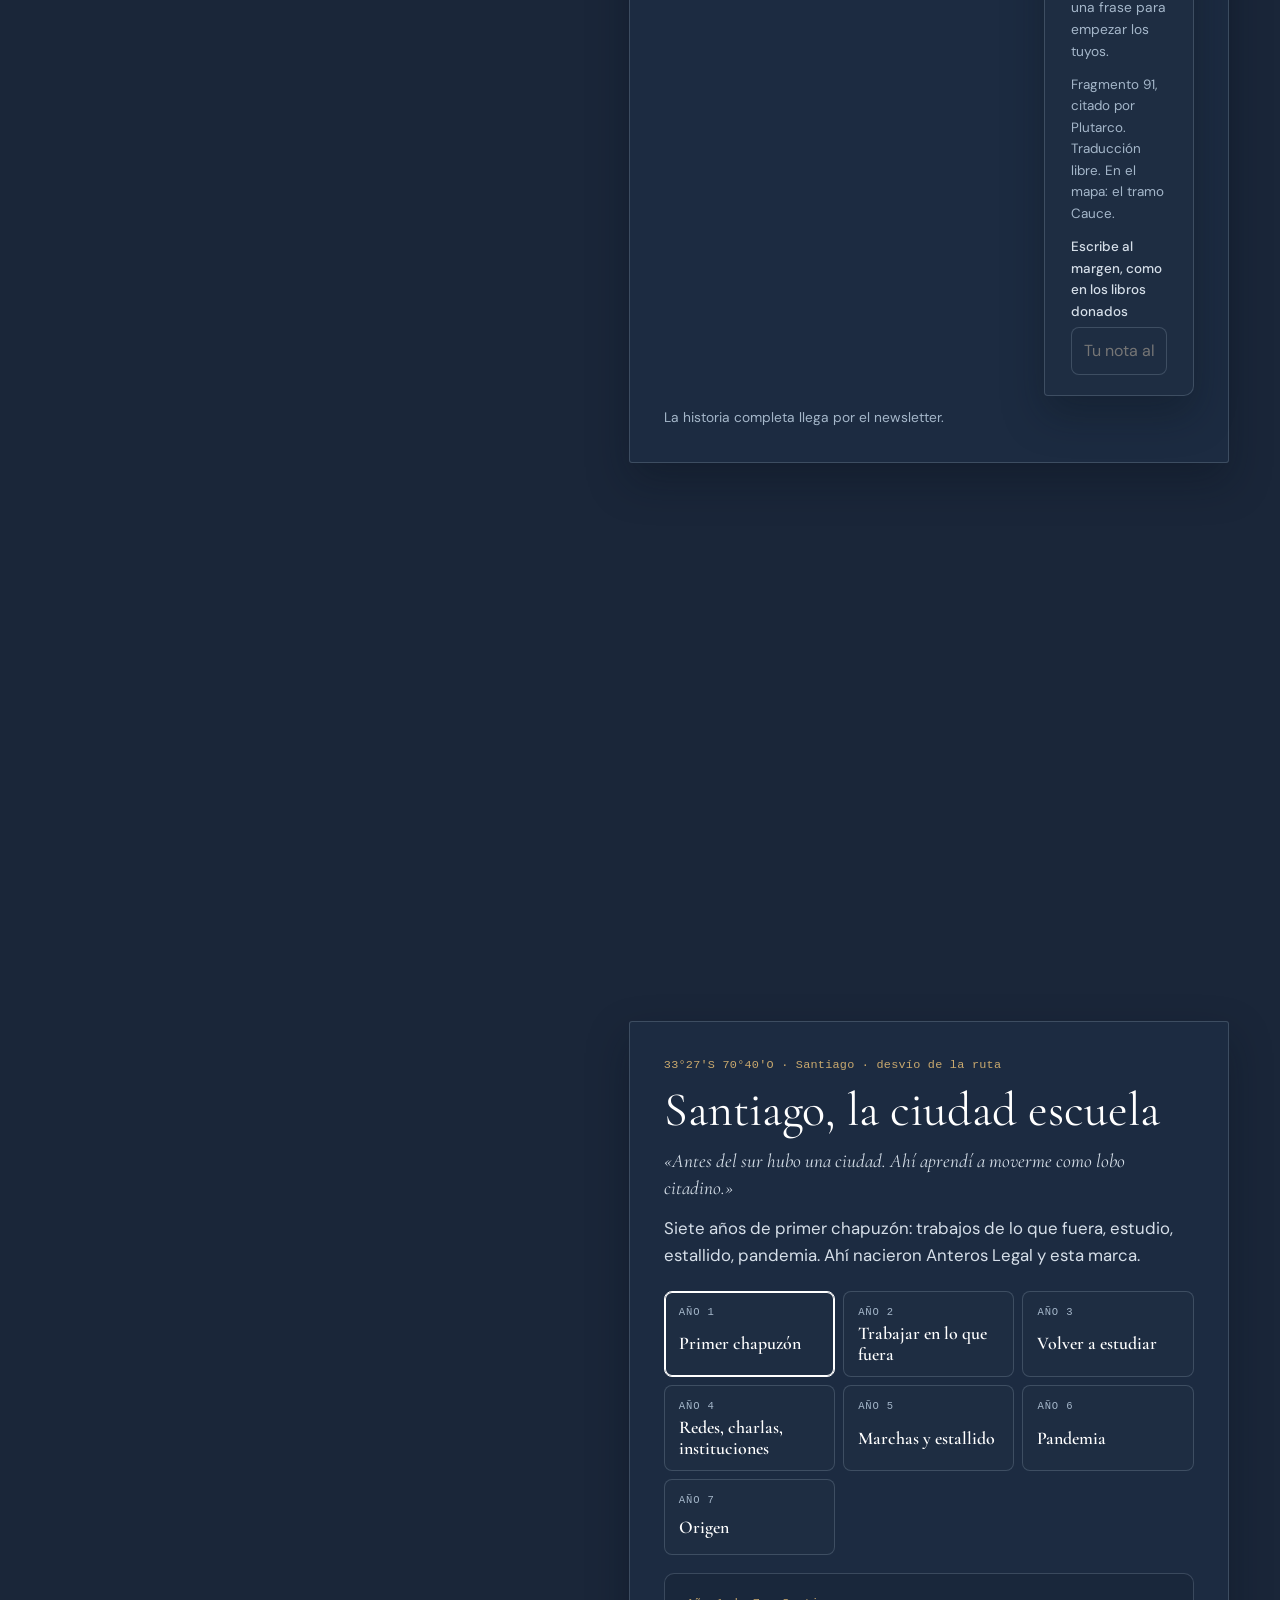
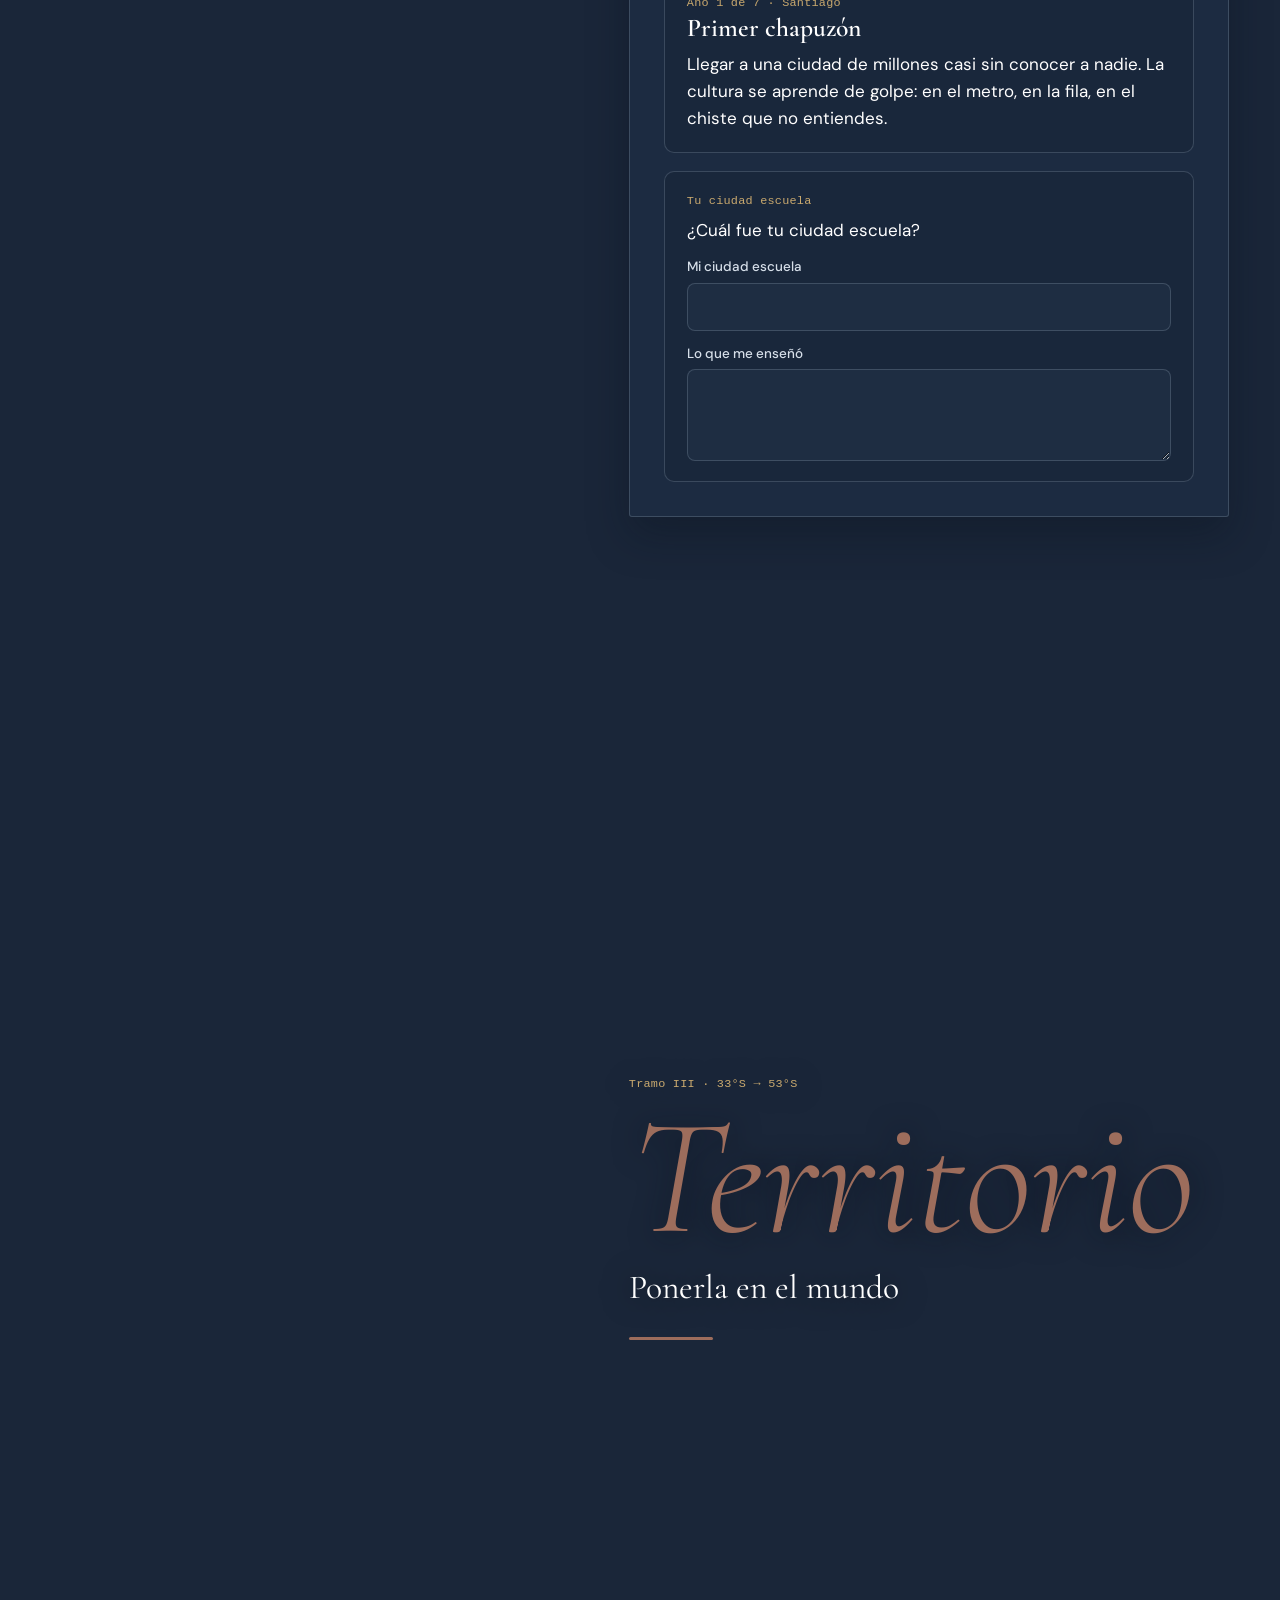
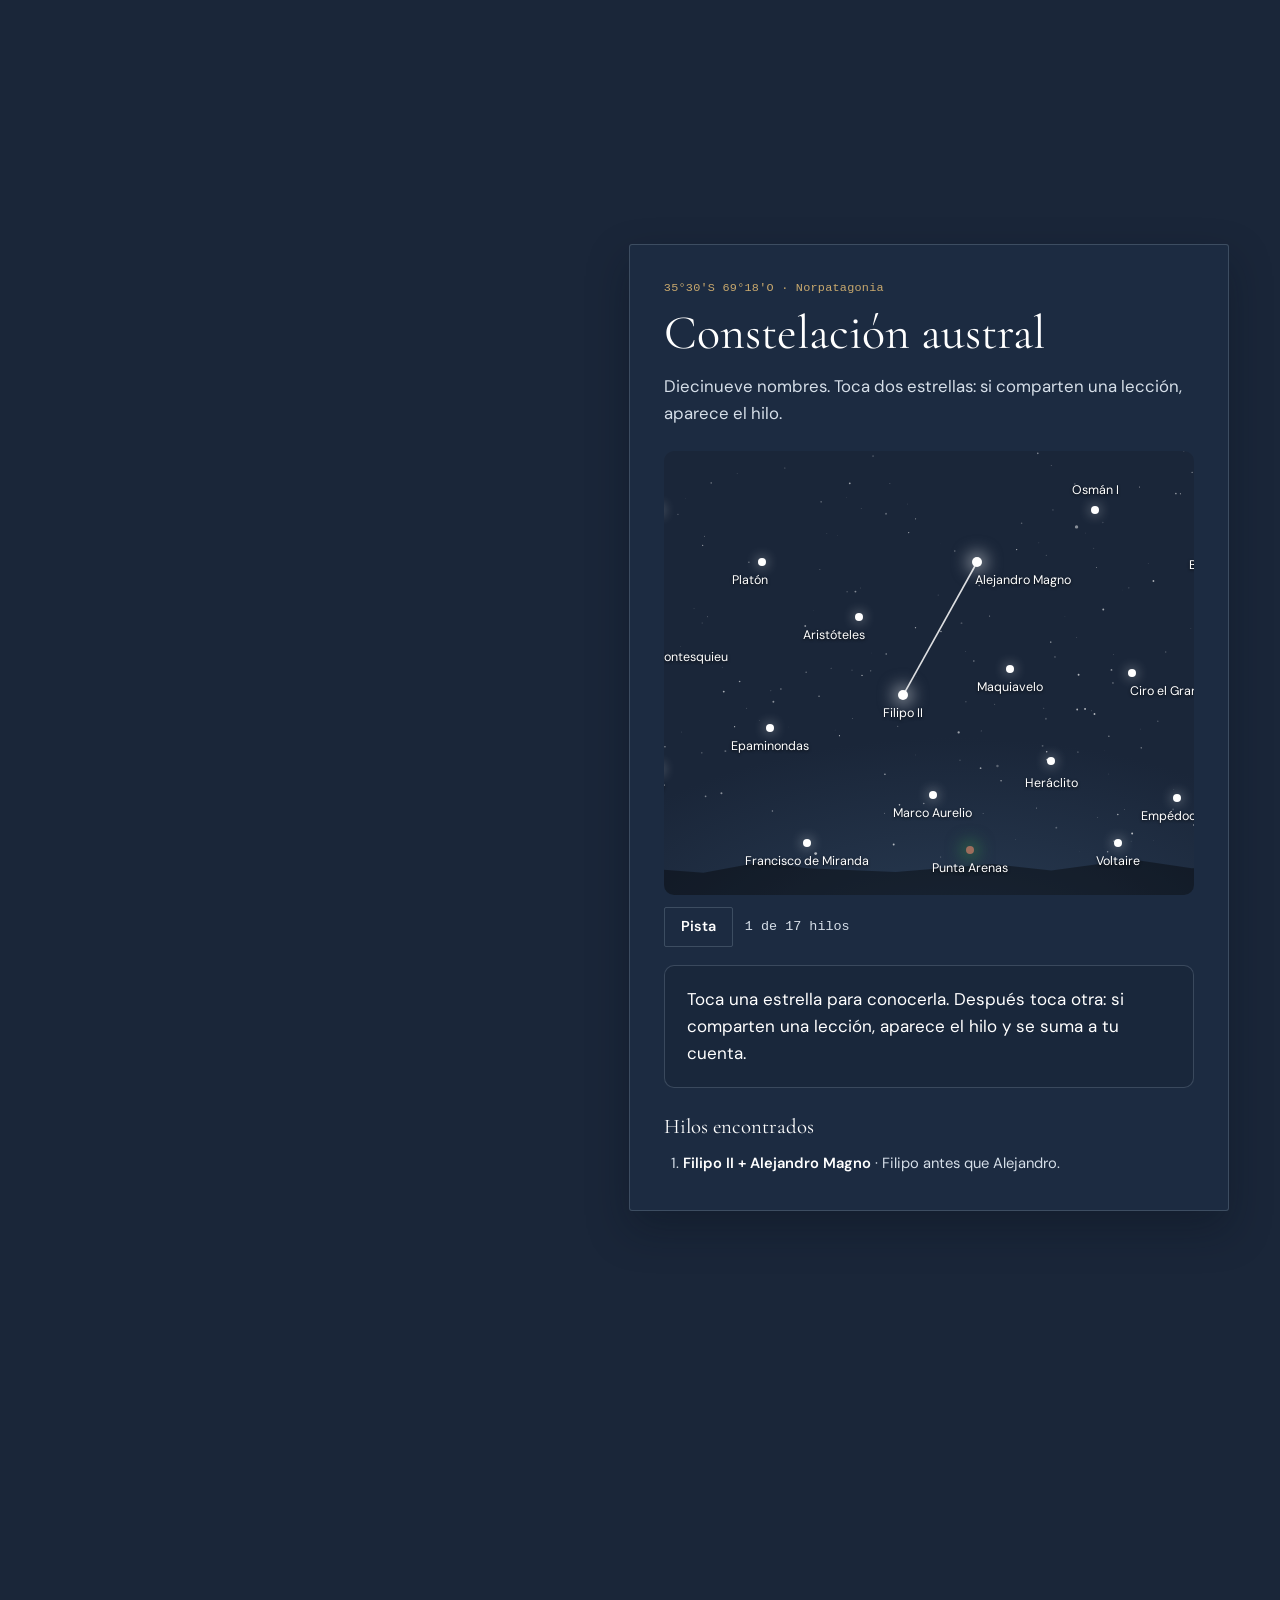
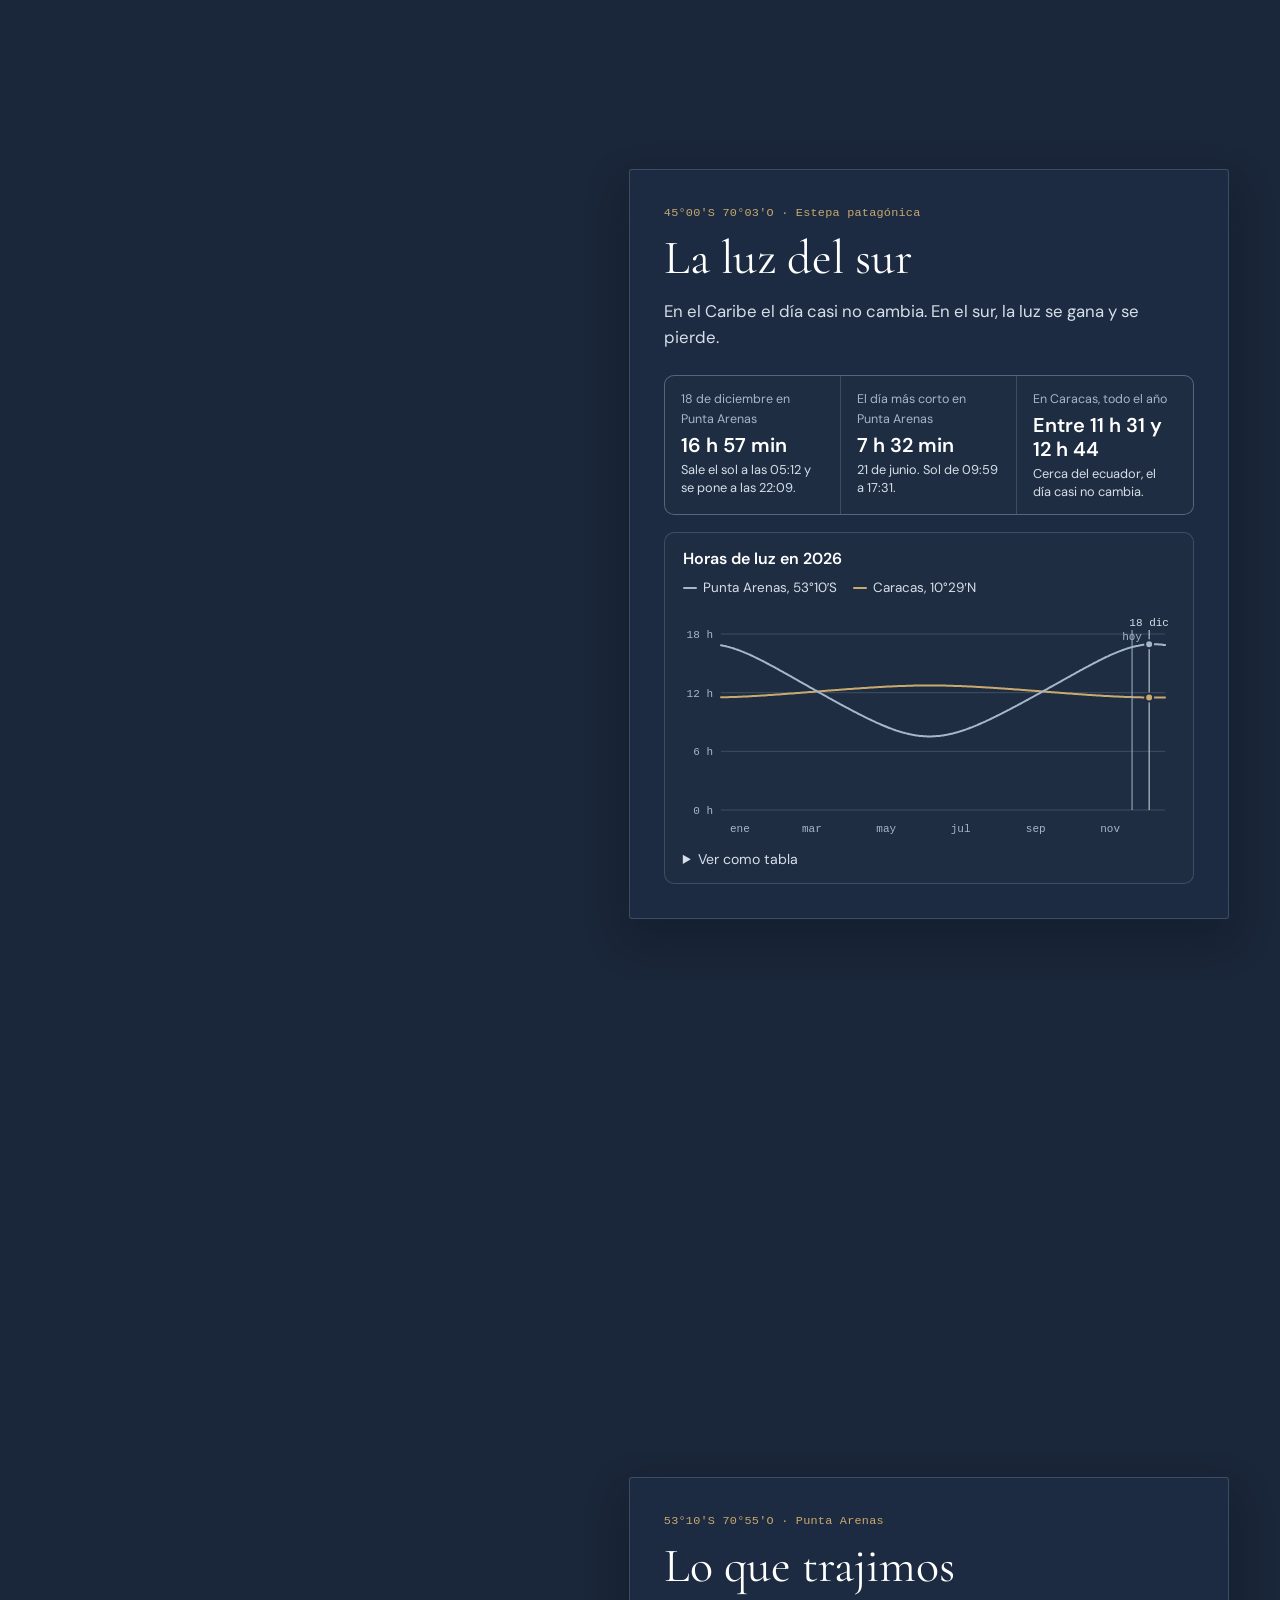
<file: mapa/index.html>
<!doctype html><html lang="es"><head><meta charset="utf-8"><meta name="viewport" content="width=device-width,initial-scale=1,viewport-fit=cover"><title>Mapa Caribe Austral</title>
<meta name="description" content="Un viaje interactivo del Mar Caribe al Estrecho de Magallanes: preguntas, palabras, estrellas y flores escondidas. Caribe Austral, de José Manuel Simons.">
<meta name="theme-color" content="#1e2d42">
<meta property="og:title" content="Mapa Caribe Austral">
<meta property="og:description" content="Del Mar Caribe al Estrecho de Magallanes. Baja y el mapa baja contigo.">
<meta property="og:image" content="https://josemanuelsimons.github.io/img/og/inicio.jpg">
<link rel="icon" href="../assets/favicon.svg" type="image/svg+xml">
<link rel="stylesheet" href="../assets/fuentes.css?v=20261124b">
</head><body>
<meta name="claude:viewport-fit-sides" content="cover">

<style>
@property --live { syntax: '<color>'; inherits: true; initial-value: #D9531E; }
:root{
  /* Layout: meridiano de scroll. La ruta queda fija a la izquierda y las estaciones bajan por latitud a la derecha; el acento vivo pasa de fuego a agua a tierra. */
  --paper:#EDF1F0;
  --card:#F9FBFA;
  --ink:#13212B;
  --ink-2:#3B4C56;
  --muted:#566670;
  --hair:#D2DBDC;
  --hair-2:#E2E9E9;
  --sea:#DCE6E9;
  --land:#F7F6F1;
  --coast:#A3B4BA;
  --grat:#B7C6CB;
  --fuego:#D9531E;
  --cauce:#2A78D6;
  --tierra:#2E8B3C;
  --sky:#0B1722;
  --sky-2:#17324D;
  --sky-ink:#E2EAEE;
  --sky-muted:#9DB0BB;
  --star:#F5F8F9;
  --mark:rgba(217,83,30,.26);
  --pencil:#4B5661;
  --moon-lit:#C7962A;
  --moon-dark:#D2DBDE;
  --river-wash:rgba(42,120,214,.15);
  --spine-1:#7E4A3C; --spine-2:#36566A; --spine-3:#5B6A43; --spine-4:#8A672C; --spine-5:#47426A; --spine-6:#6A5C4E; --spine-7:#2B4A3D;
  --spine-ink:#F2F5F1;
  --shadow:0 1px 2px rgba(19,33,43,.06), 0 10px 28px rgba(19,33,43,.07);
  --live:var(--fuego);
  --font-display:"Cormorant Garamond","Bodoni 72","Didot",Georgia,serif;
  --font-body:"DM Sans",system-ui,-apple-system,"Segoe UI",sans-serif;
  --font-mono:Menlo,ui-monospace,"SFMono-Regular",Menlo,monospace;
  --font-hand:"Caveat","Segoe Print","Bradley Hand",cursive;
  --hud-h:52px;
  --r:10px;
}
@media (prefers-color-scheme: dark){
  :root:not([data-theme="light"]){
    --paper:#0A131B; --card:#101C26; --ink:#E4EBEE; --ink-2:#B7C4CA; --muted:#93A4AD; --hair:#24333F; --hair-2:#16232D;
    --sea:#0C1922; --land:#15232D; --coast:#2E4554; --grat:#26394A;
    --fuego:#E0622C; --cauce:#3987E5; --tierra:#3C9A4A;
    --sky:#060E15; --sky-2:#11263C; --sky-ink:#E2EAEE; --sky-muted:#9DB0BB; --star:#F5F8F9;
    --mark:rgba(224,98,44,.36); --pencil:#C2CCD1; --moon-lit:#EDE0B8; --moon-dark:#273540;
    --river-wash:rgba(57,135,229,.2);
    --spine-1:#6A3E33; --spine-2:#2E4A5B; --spine-3:#4E5B39; --spine-4:#765826; --spine-5:#3D395B; --spine-6:#5A4E42; --spine-7:#243F34; --spine-ink:#E9EEEA;
    --shadow:0 1px 2px rgba(0,0,0,.3), 0 10px 28px rgba(0,0,0,.28);
    color-scheme:dark;
  }
}
:root[data-theme="dark"]{
  --paper:#0A131B; --card:#101C26; --ink:#E4EBEE; --ink-2:#B7C4CA; --muted:#93A4AD; --hair:#24333F; --hair-2:#16232D;
  --sea:#0C1922; --land:#15232D; --coast:#2E4554; --grat:#26394A;
  --fuego:#E0622C; --cauce:#3987E5; --tierra:#3C9A4A;
  --sky:#060E15; --sky-2:#11263C; --sky-ink:#E2EAEE; --sky-muted:#9DB0BB; --star:#F5F8F9;
  --mark:rgba(224,98,44,.36); --pencil:#C2CCD1; --moon-lit:#EDE0B8; --moon-dark:#273540;
  --river-wash:rgba(57,135,229,.2);
  --spine-1:#6A3E33; --spine-2:#2E4A5B; --spine-3:#4E5B39; --spine-4:#765826; --spine-5:#3D395B; --spine-6:#5A4E42; --spine-7:#243F34; --spine-ink:#E9EEEA;
  --shadow:0 1px 2px rgba(0,0,0,.3), 0 10px 28px rgba(0,0,0,.28);
  color-scheme:dark;
}
:root{transition:--live .8s ease}
:root[data-tramo="cauce"]{--live:var(--cauce)}
:root[data-tramo="territorio"]{--live:var(--tierra)}

*,*::before,*::after{box-sizing:border-box}
[hidden]{display:none!important}
html{scroll-behavior:smooth;-webkit-text-size-adjust:100%}
body{margin:0;background:var(--paper);color:var(--ink);font-family:var(--font-body);font-size:17px;line-height:1.6;-webkit-font-smoothing:antialiased;text-rendering:optimizeLegibility}
body::before{content:"";position:fixed;inset:0 0 auto;height:env(safe-area-inset-top,0px);z-index:40;background:var(--paper)}
h1,h2,h3,h4{font-family:var(--font-display);font-weight:600;line-height:1.06;text-wrap:balance;margin:0;letter-spacing:-.01em}
p{margin:0}
button{font:inherit;color:inherit}
a{color:inherit;text-decoration-color:var(--live);text-underline-offset:3px}
:focus-visible{outline:2px solid var(--live);outline-offset:3px;border-radius:4px}
.mono{font-family:var(--font-mono)}
.eyebrow{font-family:var(--font-mono);font-size:.74rem;letter-spacing:.06em;text-transform:uppercase;color:var(--muted)}
.sr{position:absolute!important;width:1px;height:1px;overflow:hidden;clip:rect(0 0 0 0);white-space:nowrap;border:0;padding:0;margin:-1px}
.note{font-size:.86rem;color:var(--muted);margin-top:10px}
.tag{display:inline-block;font-family:var(--font-mono);font-size:.64rem;letter-spacing:.08em;text-transform:uppercase;padding:2px 8px;border-radius:999px;border:1px solid var(--hair);color:var(--muted);vertical-align:2px}

/* HUD */
.hud{position:sticky;top:env(safe-area-inset-top,0px);z-index:30;background:var(--paper);background:color-mix(in srgb,var(--paper) 96%,transparent);-webkit-backdrop-filter:blur(10px);backdrop-filter:blur(10px);border-bottom:1px solid var(--hair)}
.hud-in{display:flex;align-items:center;gap:14px;height:var(--hud-h);max-width:1440px;margin:0 auto;padding-left:max(16px,env(safe-area-inset-left,0px));padding-right:max(16px,env(safe-area-inset-right,0px))}
.hud-brand{font-family:var(--font-display);font-weight:600;font-size:1.08rem;text-decoration:none;white-space:nowrap}
.hud-read{display:flex;align-items:baseline;gap:10px;min-width:0}
.hud-coord{font-family:var(--font-mono);font-size:.8rem;white-space:nowrap}
.hud-place{font-size:.82rem;color:var(--muted);white-space:nowrap}
.hud-tramo{display:inline-flex;align-items:center;gap:7px;font-family:var(--font-mono);font-size:.7rem;letter-spacing:.08em;text-transform:uppercase;padding:4px 10px;border:1px solid var(--hair);border-radius:999px;white-space:nowrap}
.hud-tramo i{width:8px;height:8px;border-radius:50%;background:var(--live)}
.hud-actions{display:flex;gap:6px;margin-left:auto}
.hud-btn{display:inline-flex;align-items:center;gap:7px;height:32px;padding:0 11px;border-radius:999px;border:1px solid var(--hair);background:var(--card);font-size:.8rem;cursor:pointer;white-space:nowrap}
.hud-btn:hover{border-color:var(--ink-2)}
.hud-btn b{font-family:var(--font-mono);font-weight:500}
.pips{display:inline-flex;gap:3px;align-items:center}
.pips i{width:7px;height:7px;border-radius:50%;border:1px solid var(--muted)}
.pips i.on{background:var(--live);border-color:var(--live)}
.hud-bar{height:2px;background:var(--hair-2);position:relative}
.hud-bar i{position:absolute;inset:0;background:linear-gradient(90deg,var(--fuego) 0 18.4%,var(--cauce) 18.4% 69.1%,var(--tierra) 69.1% 100%);clip-path:inset(0 100% 0 0)}
@media (max-width:860px){.hud-place{display:none}.hud-brand{display:none}}
@media (max-width:520px){.hud-in{gap:8px}.hud-btn .lbl{display:none}.hud-btn{padding:0 9px}#hud-bitacora{display:none}.hud-coord{font-size:.74rem}.hud-lon{display:none}.hud-tramo{padding:4px 8px}}
@media (max-width:359px){#hud-tramo-n{position:absolute;width:1px;height:1px;overflow:hidden;clip:rect(0 0 0 0);white-space:nowrap}.hud-tramo{gap:0;padding:4px 7px}}

/* Layout */
.layout{display:grid;grid-template-columns:minmax(0,1fr);grid-template-areas:"hero" "map" "journey";column-gap:56px;max-width:1440px;margin:0 auto;padding-left:max(16px,env(safe-area-inset-left,0px));padding-right:max(16px,env(safe-area-inset-right,0px))}
.hero{grid-area:hero;min-width:0}
.mapcol{grid-area:map;min-width:0;height:min(66vh,560px);padding-block:4px 8px}
.journey{grid-area:journey;min-width:0}
@media (min-width:1000px){
  .layout{grid-template-columns:minmax(340px,40%) minmax(0,1fr);grid-template-areas:"map hero" "map journey"}
  .mapcol{grid-row:1 / span 2;align-self:start;position:sticky;top:calc(var(--hud-h) + 3px + env(safe-area-inset-top,0px));height:calc(100vh - var(--hud-h) - 3px - env(safe-area-inset-top,0px));padding-block:16px}
}
@supports (height:100dvh){@media (min-width:1000px){.mapcol{height:calc(100dvh - var(--hud-h) - 3px - env(safe-area-inset-top,0px))}}}
.wrap{max-width:740px}

/* Map */
.mapbox{position:relative;height:100%;border-radius:var(--r);overflow:hidden;background:var(--sea);border:1px solid var(--hair);display:flex;flex-direction:column}
.map{position:relative;flex:1 1 0;min-height:0;width:100%;display:block}
.m-sea{fill:var(--sea)}
.m-land{fill:var(--land);stroke:var(--coast);stroke-width:.7;stroke-linejoin:round}
.m-grat line{stroke:var(--grat);stroke-width:1;vector-effect:non-scaling-stroke}
.map text{font-family:var(--font-mono);font-size:10px;fill:var(--muted)}
.map .m-ocean{font-family:var(--font-display);font-style:italic;font-size:13px;letter-spacing:.03em}
.m-seg{fill:none;stroke-width:2.6;stroke-linecap:round;stroke-linejoin:round}
.m-st{cursor:pointer}
.m-st circle{fill:var(--card);stroke-width:2}
.map .m-st text{fill:var(--ink-2);font-size:10.5px}
.m-st:hover circle,.m-st:focus-visible circle{fill:var(--live)}
.m-st:focus{outline:none}
.m-lm circle{fill:var(--ink-2)}
.m-latline{stroke:var(--live);stroke-width:1;opacity:.55;vector-effect:non-scaling-stroke}
.m-dot{fill:var(--live);stroke:var(--card);stroke-width:2}
.m-pulse{fill:none;stroke:var(--live);stroke-width:1.5;transform-box:fill-box;transform-origin:center;animation:pulse 2.6s ease-out infinite}
@keyframes pulse{from{transform:scale(.7);opacity:.75}to{transform:scale(2.4);opacity:0}}
.m-you circle{fill:none;stroke:var(--ink);stroke-width:1.6}
.map .m-you text{fill:var(--ink);font-size:10.5px}
.map .m-gl{font-size:9px;letter-spacing:.04em}
@media (max-width:999px){.map text{font-size:15px}.map .m-st text,.map .m-you text{font-size:15px}.map .m-ocean{font-size:18px}.map .m-gl{font-size:12px}}
.map-read{flex:0 0 auto;display:grid;gap:1px;padding:10px 14px;background:var(--card);border-top:1px solid var(--hair)}
.map-read .mono{font-size:.86rem}
.map-read span{font-size:.8rem;color:var(--muted)}
.map-read b{font-weight:600;color:var(--ink)}

/* Hero */
.hero{padding-block:44px 28px}
.hero h1{font-size:clamp(2.8rem,7.2vw,5.2rem);font-weight:600;letter-spacing:-.025em;margin-top:14px;line-height:.98}
.hero h1 em{font-style:italic;font-weight:500}
.thesis{margin:26px 0 0;max-width:30ch}
.thesis p{font-family:var(--font-display);font-style:italic;font-size:clamp(1.35rem,2.6vw,1.8rem);line-height:1.28}
.thesis cite{display:block;margin-top:10px;font-style:normal;font-family:var(--font-mono);font-size:.72rem;letter-spacing:.06em;text-transform:uppercase;color:var(--muted)}
.lede{margin-top:20px;max-width:60ch;color:var(--ink-2)}
.legend3{list-style:none;margin:26px 0 0;padding:0;display:grid;grid-template-columns:repeat(3,minmax(0,1fr));gap:18px;max-width:700px}
.legend3 li{display:grid;gap:1px;min-width:0}
.legend3 li::before{content:"";display:block;width:34px;height:3px;border-radius:2px;background:var(--c);margin-bottom:8px}
.legend3 b{font-family:var(--font-display);font-size:1.3rem;font-weight:600}
.legend3 span{font-size:.9rem;color:var(--ink-2)}
.legend3 em{font-style:normal;font-family:var(--font-mono);font-size:.7rem;color:var(--muted)}
@media (max-width:560px){.legend3{grid-template-columns:1fr;gap:12px}}
.umbral{margin-top:34px;display:grid;grid-template-columns:minmax(0,1fr) auto;gap:18px 24px;align-items:center;padding:20px 22px;border:1px solid var(--hair);border-radius:var(--r);background:var(--card);max-width:700px}
.umbral h2{font-size:1.5rem}
.umbral p{color:var(--ink-2);margin-top:6px;font-size:.95rem}
.hold{position:relative;width:128px;height:128px;border-radius:50%;border:1px solid var(--hair);background:var(--paper);cursor:pointer;display:grid;place-items:center;touch-action:none;user-select:none;-webkit-user-select:none;-webkit-touch-callout:none}
.hold svg{position:absolute;inset:0;width:100%;height:100%;transform:rotate(-90deg)}
.hold circle{fill:none;stroke-width:4}
.hold .track{stroke:var(--hair)}
.hold .fill{stroke:var(--live);stroke-linecap:round}
.hold span{position:relative;font-size:.82rem;text-align:center;max-width:86px;line-height:1.25}
.hold.done{border-color:var(--live);cursor:default}
.umbral-done{grid-column:1 / -1;display:flex;align-items:center;gap:6px;flex-wrap:wrap;font-family:var(--font-display);font-style:italic;font-size:1.35rem;line-height:1.3}
@media (max-width:560px){.umbral{grid-template-columns:1fr;justify-items:start}}

/* Sections */
.journey > section{padding-block:56px;border-top:1px solid var(--hair);scroll-margin-top:calc(var(--hud-h) + 10px)}
.hero{scroll-margin-top:calc(var(--hud-h) + 10px)}
.tramo-head{padding-block:76px 44px!important}
.tramo-head h2{font-size:clamp(3.4rem,9vw,6rem);font-weight:500;font-style:italic;margin-top:10px;line-height:.95}
.tramo-head .sub{font-family:var(--font-display);font-size:clamp(1.3rem,2.6vw,1.75rem);margin-top:8px}
.tramo-head .txt{margin-top:16px;max-width:58ch;color:var(--ink-2)}
.tramo-head .rule{display:block;width:84px;height:3px;border-radius:2px;background:var(--tc);margin-top:22px}
.station h3{font-size:clamp(1.9rem,3.8vw,2.6rem);margin-top:10px}
.station h4{font-size:1.45rem}
.intro{margin-top:14px;max-width:62ch;color:var(--ink-2)}
.panel{margin-top:18px;padding:20px 22px;border:1px solid var(--hair);border-radius:var(--r);background:var(--card)}
.quote{font-family:var(--font-display);font-style:italic;font-size:1.2rem;line-height:1.4;margin-top:12px;color:var(--ink-2)}
.practice{margin-top:14px}
.practice b{display:block;font-family:var(--font-mono);font-weight:500;font-size:.7rem;letter-spacing:.08em;text-transform:uppercase;color:var(--muted);margin-bottom:4px}
.btn{display:inline-flex;align-items:center;gap:8px;min-height:40px;padding:0 16px;border-radius:999px;border:1px solid var(--ink);background:var(--ink);color:var(--paper);font-weight:600;font-size:.9rem;cursor:pointer}
.btn:hover{opacity:.88}
.btn.ghost{background:transparent;color:var(--ink);border-color:var(--hair)}
.btn.ghost:hover{border-color:var(--ink-2);opacity:1}
.actions{display:flex;flex-wrap:wrap;gap:8px;align-items:center;margin-top:16px}
.status{font-size:.84rem;color:var(--muted);margin-top:8px;min-height:1.3em}
.field{display:grid;gap:5px;margin-top:12px}
.field label{font-size:.84rem;color:var(--ink-2);font-weight:500}
.field input,.field textarea{width:100%;font:inherit;font-size:1rem;padding:10px 12px;border:1px solid var(--hair);border-radius:8px;background:var(--card);color:var(--ink)}
.field textarea{resize:vertical;min-height:88px;line-height:1.45}
.field input:focus,.field textarea:focus{outline:2px solid var(--live);outline-offset:1px}
.pre{display:flex;align-items:center;border:1px solid var(--hair);border-radius:8px;background:var(--card)}
.pre span{padding-left:12px;color:var(--muted);white-space:nowrap}
.pre input{border:0!important;background:transparent!important;padding-left:6px}
.pre:focus-within{outline:2px solid var(--live);outline-offset:1px}
.pre input:focus{outline:none}

/* Quiz */
.quiz{display:grid;gap:24px;margin-top:28px}
.quiz fieldset{border:0;margin:0;padding:0;min-width:0}
.quiz legend{font-weight:600;padding:0;margin-bottom:10px}
.opts{display:grid;gap:8px}
.opt{display:flex;gap:12px;align-items:flex-start;padding:11px 14px;border:1px solid var(--hair);border-radius:8px;background:var(--card);cursor:pointer;line-height:1.45}
.opt input{margin:4px 0 0;accent-color:var(--ink);flex:0 0 auto}
.opt:hover{border-color:var(--ink-2)}
.opt.sel{border-color:var(--ink);box-shadow:inset 0 0 0 1px var(--ink)}
.result{margin-top:28px;padding:22px;border:1px solid var(--hair);border-radius:var(--r);background:var(--card)}
.result .empty{color:var(--muted)}
.res-head{display:flex;flex-wrap:wrap;align-items:baseline;gap:6px 16px}
.res-head h4{font-size:2rem}
.res-lat{font-size:.84rem;color:var(--ink-2)}
.seg{display:flex;gap:2px;height:28px;margin-top:16px}
.seg span{display:flex;align-items:center;padding-left:9px;border-radius:4px;color:#fff;font-size:.82rem;font-weight:700;white-space:nowrap;min-width:0}
.legend{display:flex;gap:16px;flex-wrap:wrap;font-size:.84rem;color:var(--ink-2);margin-top:9px}
.legend span{display:inline-flex;align-items:center;gap:6px}
.legend i{display:inline-block;width:10px;height:10px;border-radius:2px}
.legend i.ln{width:14px;height:2px;border-radius:1px}
.res-body{margin-top:16px;max-width:60ch}
.res-read{margin-top:12px;font-size:.92rem;color:var(--ink-2)}
.res-cta{margin-top:12px;font-size:.92rem;color:var(--ink-2)}
.res-cta b{color:var(--ink);letter-spacing:.04em}

/* Diccionario */
.words{display:grid;grid-template-columns:repeat(auto-fill,minmax(158px,1fr));gap:10px;margin-top:26px}
.word{position:relative;height:196px;perspective:900px;border:0;padding:0;background:none;cursor:pointer;text-align:left;border-radius:8px}
.word .in{position:absolute;inset:0;transition:transform .6s cubic-bezier(.2,.7,.2,1);transform-style:preserve-3d}
.word[aria-pressed="true"] .in{transform:rotateY(180deg)}
.word .f,.word .b{position:absolute;inset:0;border-radius:8px;padding:14px;-webkit-backface-visibility:hidden;backface-visibility:hidden;display:flex;flex-direction:column}
.word .f{background:var(--card);border:1px solid var(--hair);justify-content:space-between}
.word:hover .f{border-color:var(--ink-2)}
.word .f strong{font-family:var(--font-display);font-size:1.12rem;font-weight:600;letter-spacing:.03em;overflow-wrap:anywhere}
.word .f small{font-family:var(--font-mono);font-size:.64rem;color:var(--muted);text-transform:uppercase;letter-spacing:.08em}
.word .b{background:var(--sky);color:var(--sky-ink);transform:rotateY(180deg);gap:3px;font-size:.84rem;line-height:1.36}
.word .b strong{font-family:var(--font-display);font-size:.98rem;color:var(--star);letter-spacing:.03em;margin-bottom:2px;overflow-wrap:anywhere}
.word .b em{font-family:var(--font-display);font-style:italic;color:var(--sky-muted);margin-top:auto}
.wordsfoot{display:flex;justify-content:flex-end;margin-top:6px}
.creator{display:grid;grid-template-columns:minmax(0,1fr) minmax(0,1fr);gap:26px;margin-top:30px;align-items:start}
@media (max-width:760px){.creator{grid-template-columns:minmax(0,1fr)}}
.creator h4{font-size:1.45rem}
.pcard{position:relative;aspect-ratio:4 / 5;border-radius:12px;background:linear-gradient(180deg,var(--sky),var(--sky-2));color:var(--sky-ink);padding:8% 9%;display:flex;flex-direction:column;overflow:hidden;box-shadow:var(--shadow);container-type:inline-size;max-width:100%}
.pcard .hd{font-family:var(--font-mono);font-size:max(10px,3cqw);letter-spacing:.06em;color:var(--sky-muted)}
.pcard .wd{font-family:var(--font-display);font-weight:600;font-size:clamp(20px,11cqw,64px);line-height:1;color:var(--star);margin-top:auto;overflow-wrap:anywhere}
.pcard .ls{display:grid;margin-top:5cqw;font-size:max(12px,4.8cqw);line-height:1.3}
.pcard .rm{font-family:var(--font-display);font-style:italic;font-size:max(12px,4.4cqw);color:#F0A27E;margin-top:4cqw;line-height:1.3}
.pcard .ft{font-family:var(--font-mono);font-size:max(9px,2.4cqw);letter-spacing:.06em;color:var(--sky-muted);margin-top:auto;padding-top:6cqw}
.pcard .rail{position:absolute;right:6%;top:12%;bottom:12%;width:3px;border-radius:2px;background:linear-gradient(180deg,#E0622C 0 18%,#3987E5 18% 69%,#3C9A4A 69% 100%)}
.pcard .ex{position:absolute;top:4%;right:12%;font-family:var(--font-mono);font-size:max(9px,2.4cqw);letter-spacing:.08em;text-transform:uppercase;color:var(--sky-ink);border:1px solid rgba(226,234,238,.4);padding:2px 8px;border-radius:999px}

/* Río */
.scrollx{overflow-x:auto;overscroll-behavior-x:contain;-webkit-overflow-scrolling:touch;margin-top:24px;border-radius:var(--r);max-width:740px}
.river{position:relative;aspect-ratio:1000 / 260;min-width:560px;background:var(--card);border:1px solid var(--hair);border-radius:var(--r)}
.river svg{position:absolute;inset:0;width:100%;height:100%}
.river .bed{fill:none;stroke:var(--river-wash);stroke-width:48;stroke-linecap:round}
.river .flow{fill:none;stroke:var(--cauce);stroke-width:1.6;stroke-dasharray:2 9;opacity:.75;animation:flow 7s linear infinite}
@keyframes flow{to{stroke-dashoffset:-110}}
.stone{position:absolute;transform:translate(-50%,-50%);width:48px;height:46px;border-radius:52% 46% 50% 44%;border:1px solid var(--hair);background:var(--paper);font-family:var(--font-display);font-weight:600;font-size:1.15rem;cursor:pointer;display:grid;place-items:center;box-shadow:var(--shadow);padding:0}
.stone:hover{border-color:var(--ink-2)}
.stone.done{background:var(--cauce);color:#fff;border-color:var(--cauce)}
.stone[aria-pressed="true"]{outline:2px solid var(--ink);outline-offset:3px}
.river .flor{position:absolute;transform:translate(-50%,-50%)}
.tracker{display:flex;align-items:center;gap:10px;margin-top:12px;font-size:.88rem;color:var(--ink-2)}
.tracker .pips i{width:11px;height:11px}
.tracker .pips i.on{background:var(--cauce);border-color:var(--cauce)}
.mcard{aspect-ratio:4 / 5;max-width:300px;margin-top:14px}

/* Biblioteca */
.library{display:grid;grid-template-columns:auto minmax(0,1fr);gap:26px;margin-top:26px;align-items:start}
@media (max-width:780px){.library{grid-template-columns:minmax(0,1fr)}}
.shelf{display:flex;gap:5px;align-items:flex-end;padding:14px 8px 0;border-bottom:8px solid var(--hair);min-height:226px;overflow-x:auto}
.spine{flex:0 0 auto;width:44px;border:0;border-radius:3px 3px 0 0;background:var(--sp);color:var(--spine-ink);cursor:pointer;writing-mode:vertical-rl;transform:rotate(180deg);font-family:var(--font-display);font-weight:600;font-size:.98rem;letter-spacing:.04em;padding:12px 0;text-align:center;transition:translate .25s ease;box-shadow:inset -3px 0 0 rgba(0,0,0,.12)}
.spine[aria-pressed="true"]{translate:0 -12px}
.spine:hover{filter:brightness(1.08)}
.page{position:relative;padding:24px 26px 20px;background:var(--card);border:1px solid var(--hair);border-radius:4px var(--r) var(--r) 4px;box-shadow:var(--shadow);min-width:0}
.page .who{font-family:var(--font-mono);font-size:.72rem;letter-spacing:.08em;text-transform:uppercase;color:var(--muted)}
.frag{font-family:var(--font-display);font-size:clamp(1.3rem,2.4vw,1.62rem);line-height:1.5;margin-top:12px}
.chunk{cursor:pointer;border-radius:2px;-webkit-box-decoration-break:clone;box-decoration-break:clone}
.chunk:hover{text-decoration:underline dotted;text-decoration-color:var(--muted);text-underline-offset:6px}
.chunk.on{background:linear-gradient(transparent 58%,var(--mark) 58%)}
.chunk:focus-visible{outline:2px solid var(--live);outline-offset:2px}
.margin-note{font-family:var(--font-hand);font-size:1.7rem;line-height:1.1;color:var(--pencil);transform:rotate(-1.5deg);transform-origin:left;margin-top:14px;min-height:1.1em}
.src{margin-top:12px;font-size:.84rem;color:var(--muted)}
.pressed{display:flex;align-items:center;gap:6px;margin-top:12px;font-size:.9rem;color:var(--ink-2);animation:fall .9s ease-out both}
@keyframes fall{from{transform:translateY(-26px) rotate(-8deg);opacity:0}to{transform:none;opacity:1}}

/* Constelación */
.sky{position:relative;aspect-ratio:1000 / 600;min-width:740px;background:radial-gradient(ellipse 80% 70% at 50% 115%,var(--sky-2),var(--sky) 72%);border-radius:var(--r);overflow:hidden;color:var(--sky-ink)}
.sky canvas,.sky svg{position:absolute;inset:0;width:100%;height:100%;pointer-events:none}
.sky .hilo{stroke:var(--star);stroke-width:1.6;opacity:.85;vector-effect:non-scaling-stroke}
.sky .hilo.new{stroke-dasharray:1200;stroke-dashoffset:1200;animation:draw 1.3s ease-out forwards}
@keyframes draw{to{stroke-dashoffset:0}}
.sky .mine{stroke:var(--sky-muted);stroke-width:1.2;stroke-dasharray:4 5;vector-effect:non-scaling-stroke}
.star{position:absolute;transform:translate(-50%,-50%);width:44px;height:44px;padding:0;border:0;background:none;cursor:pointer;display:grid;place-items:center}
.star i{width:8px;height:8px;border-radius:50%;background:var(--star);box-shadow:0 0 12px 2px rgba(245,248,249,.32);transition:transform .2s}
.star.lit i{width:10px;height:10px;box-shadow:0 0 16px 5px rgba(245,248,249,.5)}
.star.pa i{background:var(--tierra);box-shadow:0 0 16px 5px rgba(60,154,74,.5)}
.star[aria-pressed="true"] i{background:var(--fuego);transform:scale(1.6);box-shadow:0 0 20px 6px rgba(224,98,44,.6)}
.star.hint i{animation:hint 0.8s ease-in-out 3}
@keyframes hint{50%{transform:scale(2.2);box-shadow:0 0 26px 10px rgba(245,248,249,.75)}}
.star span{position:absolute;top:calc(50% + 9px);left:50%;transform:translateX(-50%);white-space:nowrap;font-size:.78rem;color:var(--sky-ink);pointer-events:none;text-shadow:0 1px 3px rgba(0,0,0,.7)}
.star span.l{top:50%;left:auto;right:calc(50% + 10px);transform:translateY(-50%)}
.star span.r{top:50%;left:calc(50% + 10px);transform:translateY(-50%)}
.star span.u{top:auto;bottom:calc(50% + 9px)}
.star span.bl{left:auto;right:calc(50% - 6px);transform:none}
.star span.br{left:calc(50% - 2px);transform:none}
.star span.b2{top:calc(50% + 13px)}
.star:hover span,.star:focus-visible span{color:var(--star)}
.cross{position:absolute;width:80px;height:112px;transform:translate(-50%,-50%);border:0;background:none;cursor:pointer;padding:0}
.cross i{position:absolute;width:5px;height:5px;border-radius:50%;background:var(--sky-ink);box-shadow:0 0 8px 1px rgba(226,234,238,.4);transform:translate(-50%,-50%)}
.cross span{position:absolute;left:50%;bottom:-20px;transform:translateX(-50%);white-space:nowrap;font-family:var(--font-display);font-style:italic;font-size:.82rem;color:var(--sky-muted)}
.sky .flor{position:absolute;transform:translate(-50%,-50%);color:var(--sky-muted)}
.skytools{display:flex;align-items:center;gap:12px;flex-wrap:wrap;margin-top:12px}
.skytools .count{font-family:var(--font-mono);font-size:.84rem;color:var(--ink-2)}
.swipe{display:none;font-size:.84rem;color:var(--muted);margin-top:8px}
@media (max-width:820px){.swipe{display:block}}
@media (min-width:600px){.swipe-rio{display:none}}
.hilo-title{font-family:var(--font-display);font-size:1.6rem;font-weight:600;line-height:1.15}
.chip{display:inline-flex;align-items:center;gap:6px;margin-top:12px;font-size:.8rem;padding:4px 10px;border-radius:999px;background:var(--hair-2);color:var(--ink-2)}
.hilos-list{margin:14px 0 0;padding-left:1.3em;display:grid;gap:4px;font-size:.92rem;color:var(--ink-2)}
.hilos-list b{color:var(--ink);font-weight:600}
.poll{display:flex;gap:8px;flex-wrap:wrap;align-items:center;margin-top:14px}

/* Luz */
.facts{display:grid;grid-template-columns:repeat(3,minmax(0,1fr));gap:1px;margin-top:24px;background:var(--hair);border:1px solid var(--hair);border-radius:var(--r);overflow:hidden}
.facts div{background:var(--card);padding:14px 16px;min-width:0}
.facts dt{font-size:.78rem;color:var(--muted)}
.facts dd{margin:3px 0 0;font-size:1.25rem;font-weight:600;line-height:1.2}
.facts small{display:block;margin-top:4px;font-size:.8rem;color:var(--ink-2);line-height:1.35}
@media (max-width:640px){.facts{grid-template-columns:minmax(0,1fr)}}
.chartcard{margin-top:16px;padding:18px 18px 12px;border:1px solid var(--hair);border-radius:var(--r);background:var(--card)}
.chartcard h4{font-family:var(--font-body);font-size:1rem;font-weight:600;letter-spacing:0}
.chart{position:relative;margin-top:10px;outline:none;touch-action:pan-y}
.chart:focus-visible{outline:2px solid var(--live);outline-offset:4px}
.chart svg{display:block;width:100%;height:auto;overflow:visible}
.chart .grid line{stroke:var(--hair);stroke-width:1}
.chart .axis text{font-family:var(--font-mono);font-size:11px;fill:var(--muted)}
.chart .ln{fill:none;stroke-width:2;stroke-linejoin:round;stroke-linecap:round}
.chart .mk line{stroke:var(--ink-2);stroke-width:1}
.chart .mk.today line{stroke:var(--muted)}
.chart .mk text{font-family:var(--font-mono);font-size:11px;fill:var(--ink-2)}
.chart .mk.today text{fill:var(--muted)}
.chart .endlab{font-size:12px;fill:var(--ink-2);font-family:var(--font-body)}
.chart .dot{stroke:var(--card);stroke-width:2}
.chart .xh line{stroke:var(--ink);stroke-width:1;opacity:.5}
.tip{position:absolute;top:0;left:0;pointer-events:none;background:var(--card);border:1px solid var(--hair);border-radius:8px;padding:8px 10px;font-size:.8rem;line-height:1.45;box-shadow:var(--shadow);white-space:nowrap;z-index:2}
.tip .d{color:var(--muted);font-size:.74rem;margin-bottom:2px}
.tip .row{display:flex;align-items:center;gap:7px}
.tip .row i{display:inline-block;width:12px;height:2px;border-radius:1px}
.tip .row b{font-weight:700}
.tip .row span{color:var(--ink-2)}
details.table{margin-top:10px;font-size:.88rem}
details.table summary{cursor:pointer;color:var(--ink-2)}
.tbl{width:100%;border-collapse:collapse;margin-top:8px;font-variant-numeric:tabular-nums}
.tbl th,.tbl td{text-align:left;padding:6px 8px;border-bottom:1px solid var(--hair);font-weight:400}
.tbl th{color:var(--muted);font-size:.8rem}

/* Santiago */
.years{display:grid;grid-template-columns:repeat(auto-fill,minmax(150px,1fr));gap:8px;margin-top:22px}
.year{display:grid;gap:2px;text-align:left;padding:12px 14px;border:1px solid var(--hair);border-radius:8px;background:var(--card);cursor:pointer;min-height:76px}
.year small{font-family:var(--font-mono);font-size:.66rem;letter-spacing:.08em;text-transform:uppercase;color:var(--muted)}
.year b{font-family:var(--font-display);font-size:1.12rem;font-weight:600;line-height:1.15}
.year:hover{border-color:var(--ink-2)}
.year[aria-pressed="true"]{border-color:var(--ink);box-shadow:inset 0 0 0 1px var(--ink)}
.m-detour{stroke:var(--ink-2);stroke-width:1.4;stroke-dasharray:3 3;fill:none;vector-effect:non-scaling-stroke}
.news{margin-top:44px;background:var(--sky);color:var(--sky-ink);border-color:transparent}
.news .eyebrow{color:var(--sky-muted)}
.news-h{font-size:1.7rem;margin:6px 0 8px;color:var(--star)}
.news .btn{background:var(--star);color:var(--sky);border-color:var(--star);text-decoration:none}
.herb-how{font-size:.9rem!important}
.herb-ico{display:inline-block;width:18px;height:18px;vertical-align:-3px;color:var(--fuego)}
.flor-help{display:flex;align-items:center;gap:8px;margin-top:14px;font-size:.88rem;color:var(--ink-2)}

/* Lo que trajimos */
.question{font-family:var(--font-display);font-style:italic;font-size:clamp(1.65rem,3.6vw,2.4rem);line-height:1.18;margin-top:24px;max-width:24ch}
.trajimos{display:grid;grid-template-columns:minmax(0,1fr) 250px;gap:28px;margin-top:22px;align-items:start}
@media (max-width:780px){.trajimos{grid-template-columns:minmax(0,1fr)}}
.story{position:relative;aspect-ratio:9 / 16;border-radius:14px;background:linear-gradient(180deg,var(--sky),var(--sky-2));color:var(--sky-ink);padding:12% 11%;display:flex;flex-direction:column;overflow:hidden;box-shadow:var(--shadow);container-type:inline-size;max-width:260px;width:100%}
.story .hd{font-family:var(--font-mono);font-size:max(9px,3.4cqw);letter-spacing:.06em;color:#F0A27E}
.story .hd2{font-family:var(--font-mono);font-size:max(9px,3.4cqw);letter-spacing:.06em;color:var(--sky-muted);margin-top:1cqw}
.story .q{font-family:var(--font-display);font-style:italic;font-size:max(11px,5.6cqw);line-height:1.25;color:#B9C8CF;margin-top:12cqw}
.story .a{font-family:var(--font-display);font-weight:600;font-size:max(13px,8.4cqw);line-height:1.16;color:var(--star);margin-top:8cqw;overflow-wrap:anywhere}
.story .de{font-size:max(11px,4.6cqw);margin-top:4cqw}
.story .ft{font-family:var(--font-mono);font-size:max(8px,2.6cqw);letter-spacing:.06em;color:var(--sky-muted);margin-top:auto}
.story .rail{position:absolute;right:7%;top:10%;bottom:10%;width:3px;border-radius:2px;background:linear-gradient(180deg,#E0622C 0 18%,#3987E5 18% 69%,#3C9A4A 69% 100%)}
.story .ex{position:absolute;top:3.5%;right:14%;font-family:var(--font-mono);font-size:max(8px,2.6cqw);letter-spacing:.08em;text-transform:uppercase;border:1px solid rgba(226,234,238,.4);padding:1px 7px;border-radius:999px}
.savethedate{margin-top:18px;font-family:var(--font-mono);font-size:.82rem;letter-spacing:.04em;color:var(--ink-2)}

/* Llegada */
.stats{display:grid;grid-template-columns:repeat(auto-fill,minmax(150px,1fr));gap:8px;margin:24px 0 0}
.stats div{background:var(--card);border:1px solid var(--hair);border-radius:8px;padding:12px 14px;min-width:0}
.stats dt{font-size:.78rem;color:var(--muted)}
.stats dd{margin:3px 0 0;font-size:1.1rem;font-weight:600;overflow-wrap:anywhere}
.subhead{font-size:1.75rem!important;margin-top:44px!important}
.patterns{display:grid;grid-template-columns:repeat(auto-fill,minmax(250px,1fr));gap:12px;margin-top:18px}
.pattern{padding:16px 18px;border:1px solid var(--hair);border-radius:var(--r);background:var(--card);min-width:0}
.pattern h4{font-size:1.25rem}
.pattern p{font-size:.92rem;color:var(--ink-2);margin-top:6px}
.pattern.locked{background:transparent;border-style:dashed}
.pattern.locked h4{color:var(--muted)}
.pattern .st{font-family:var(--font-mono);font-size:.66rem;letter-spacing:.08em;text-transform:uppercase;color:var(--muted)}
.moonline{display:flex;align-items:center;gap:10px;margin-top:14px;font-size:.92rem;color:var(--ink-2)}
.moonline svg{flex:0 0 auto}
.moon-d{fill:var(--moon-dark)}
.moon-l{fill:var(--moon-lit)}
.lunar{margin-top:16px;display:grid;gap:12px}
.lrow{display:grid;grid-template-columns:62px minmax(0,1fr);align-items:start;gap:8px}
.lrow > b{font-family:var(--font-mono);font-weight:500;font-size:.72rem;letter-spacing:.06em;text-transform:uppercase;color:var(--muted);padding-top:2px}
.days{display:grid;grid-template-columns:repeat(31,minmax(0,1fr));gap:2px}
.day{display:grid;justify-items:center;gap:2px;font-family:var(--font-mono);font-size:.56rem;color:var(--muted);min-width:0}
.day svg{width:100%;max-width:17px;height:auto}
.day i{width:6px;height:6px;border-radius:50%;background:transparent}
.day b{font-weight:400}
.day.has{color:var(--ink)}
.day.has b{font-weight:600}
@media (max-width:560px){.day:not(.tick):not(.has) b{visibility:hidden}}
.stops{list-style:none;padding:0;margin:18px 0 0;border-top:1px solid var(--hair)}
.stops li{display:grid;grid-template-columns:118px 24px minmax(0,1fr);gap:12px;align-items:center;padding:10px 0;border-bottom:1px solid var(--hair)}
.stops li.past{opacity:.5}
.stops .dt{font-family:var(--font-mono);font-size:.8rem;color:var(--ink-2)}
.stops .tt{min-width:0}
.stops .tt b{font-weight:600}
.stops .tt small{display:block;font-size:.8rem;color:var(--muted)}
.kind{display:inline-flex;align-items:center;gap:6px;font-size:.74rem;color:var(--muted);margin-left:6px}
.kind i{width:8px;height:8px;border-radius:50%}
@media (max-width:560px){.stops li{grid-template-columns:86px 22px minmax(0,1fr);gap:10px}.lrow{grid-template-columns:minmax(0,1fr)}}
.reset{margin-top:36px;display:flex;gap:8px;flex-wrap:wrap;align-items:center;font-size:.88rem;color:var(--muted)}
.foot{padding-block:36px 72px;border-top:1px solid var(--hair);color:var(--muted);font-size:.86rem;display:grid;gap:6px}
.foot b{color:var(--ink);font-family:var(--font-display);font-size:1.1rem;font-weight:600}

/* Flores */
.flor{display:inline-grid;place-items:center;width:38px;height:38px;padding:0;border:0;border-radius:50%;background:transparent;color:var(--muted);cursor:pointer;opacity:.75;transition:rotate .2s,scale .2s,opacity .2s,color .2s;vertical-align:middle}
.flor:hover,.flor:focus-visible{opacity:1;rotate:-14deg;scale:1.15;color:var(--fuego)}
.flor svg{width:22px;height:22px}
dialog.herb{width:min(880px,calc(100vw - 32px));max-height:calc(100vh - 48px);border:1px solid var(--hair);border-radius:14px;padding:0;background:var(--paper);color:var(--ink);box-shadow:0 30px 80px rgba(0,0,0,.35)}
dialog.herb::backdrop{background:rgba(6,14,21,.55)}
.herb-head{display:flex;align-items:flex-start;justify-content:space-between;gap:16px;padding:22px 22px 6px}
.herb-head h2{font-size:1.9rem}
.herb-head p{margin-top:6px;color:var(--ink-2);font-size:.95rem;max-width:60ch}
.herb-grid{display:grid;grid-template-columns:repeat(auto-fill,minmax(230px,1fr));gap:14px;padding:16px 22px 22px}
.fcard{display:grid;gap:6px;align-content:start;min-width:0}
.fcard img{width:100%;height:auto;aspect-ratio:1;object-fit:cover;border-radius:8px;display:block;background:var(--hair-2)}
.fcard h3{font-size:1.2rem;margin-top:4px}
.fcard p{font-size:.88rem;color:var(--ink-2);line-height:1.45}
.fcard .wink{font-family:var(--font-display);font-style:italic;color:var(--ink)}
.fcard .ph{aspect-ratio:1;border-radius:8px;border:1px dashed var(--hair);display:grid;place-items:center;color:var(--muted)}
.fcard .ph svg{width:44px;height:44px;opacity:.5}
.fcard.missing h3{color:var(--muted)}
.confesion{margin:0 22px 22px;padding:16px 18px;border-radius:var(--r);background:var(--sky);color:var(--sky-ink);font-family:var(--font-display);font-style:italic;font-size:1.25rem;line-height:1.35}
.toast{position:fixed;left:50%;bottom:calc(16px + env(safe-area-inset-bottom,0px));transform:translate(-50%,24px);opacity:0;pointer-events:none;z-index:60;display:flex;align-items:center;gap:12px;background:var(--ink);color:var(--paper);padding:10px 12px 10px 18px;border-radius:999px;font-size:.88rem;box-shadow:var(--shadow);transition:opacity .25s,transform .25s;max-width:calc(100vw - 32px)}
.toast.on{opacity:1;transform:translate(-50%,0);pointer-events:auto}
.toast button{border:1px solid currentColor;background:transparent;color:inherit;border-radius:999px;padding:4px 10px;font-size:.8rem;cursor:pointer;white-space:nowrap}

@media (prefers-reduced-motion: reduce){
  html{scroll-behavior:auto}
  *,*::before,*::after{animation:none!important;transition:none!important}
}

/* ================================================================
   v6 · Inmersivo. Paleta y tipografía oficiales de Caribe Austral
   (Guía de Tono v1.0). El mapa ocupa toda la pantalla y la cámara
   sigue el viaje; las estaciones flotan encima.
   ================================================================ */
:root:root:root, :root:root:root:not([data-theme="light"]), :root:root:root[data-theme="dark"] {
  --paper:#25324a; --card:#1e2d42; --ink:#ffffff; --ink-2:#d6dfe9; --muted:#a5b7ca;
  --hair:rgba(165,183,202,.24); --hair-2:rgba(165,183,202,.12);
  --sea:#1a2639; --land:#2a3d55; --coast:#6b7d93; --grat:rgba(165,183,202,.16);
  --fuego:#c9a96e; --cauce:#a5b7ca; --tierra:#9d6d5c;
  --sky:#1a2639; --sky-2:#2a3d55; --sky-ink:#ffffff; --sky-muted:#a5b7ca; --star:#ffffff;
  --mark:rgba(201,169,110,.32); --pencil:#a5b7ca; --moon-lit:#c9a96e; --moon-dark:#2a3d55;
  --river-wash:rgba(165,183,202,.16);
  --shadow:0 18px 40px rgba(10,16,28,.35);
  --font-display:"Cormorant Garamond","Cormorant",Garamond,Georgia,serif;
  --font-body:"DM Sans","Helvetica Neue",Arial,sans-serif;
  --font-mono:ui-monospace,"SFMono-Regular",Menlo,Consolas,monospace;
  --font-hand:"Cormorant Garamond",Georgia,serif;
  --sitio-h:64px;
  color-scheme:dark;
}
body{background:var(--sea);color:var(--ink)}
body::before{background:var(--card)}
h1,h2,h3,h4{font-weight:400;letter-spacing:0;font-variant-numeric:lining-nums}
.eyebrow{text-transform:none;letter-spacing:.02em;color:var(--fuego)}
.tag{text-transform:none;letter-spacing:.02em}

/* ---- Cabecera del sitio ---- */
.ca-sitio{position:relative;z-index:31;display:flex;align-items:center;gap:22px;height:var(--sitio-h);padding:0 max(16px,4vw);background:var(--card);border-bottom:1px solid var(--hair)}
.ca-marca{display:grid;line-height:1;text-decoration:none;margin-right:auto}
.ca-marca b{font-family:var(--font-display);font-weight:500;font-size:1.55rem;color:#fff}
.ca-marca span{font-size:.75rem;color:var(--muted);margin-top:4px}
.ca-links{display:flex;gap:22px}
.ca-links a{text-decoration:none;font-size:.95rem;color:#e9eef4}
.ca-links a:hover{color:var(--fuego)}
.ca-cta{display:inline-flex;align-items:center;padding:.65rem 1rem;background:var(--fuego);color:#25324a;font-weight:600;font-size:.88rem;text-decoration:none;border-radius:2px}
.ca-cta:hover{background:#d6bb86}
@media (max-width:760px){.ca-links{display:none}.ca-marca span{display:none}}

/* ---- HUD ---- */
.hud{background:rgba(30,45,66,.82)!important;border-bottom:1px solid var(--hair)!important}
.hud-brand{display:inline-flex!important;align-items:center;gap:6px;font-family:var(--font-body)!important;font-weight:500!important;font-size:.86rem!important;color:var(--fuego)!important}
.hud-coord{color:var(--fuego)}
.hud-tramo{border-color:var(--hair)}
.hud-btn{background:transparent;border-color:var(--hair);color:#fff}
.hud-btn:hover{border-color:var(--fuego)}
@media (max-width:640px){.hud-brand .brand-txt{display:none}}

/* ---- Escenario: el mapa a pantalla completa ---- */
.layout{display:block!important;max-width:none!important;padding:0!important;margin:0!important}
.mapcol{position:fixed!important;inset:0 auto auto 0!important;width:100vw!important;height:100vh!important;height:100dvh!important;max-height:none!important;padding:0!important;margin:0!important;z-index:0;grid-area:auto!important}
.mapbox{height:100%!important;border:0!important;border-radius:0!important;background:var(--sea)!important}
.map{position:absolute!important;inset:0;width:100%!important;height:100%!important;min-height:0!important}
.map-read{position:absolute;left:max(16px,2vw);bottom:max(16px,2vh);z-index:3;background:rgba(30,45,66,.86)!important;border:1px solid var(--hair)!important;backdrop-filter:blur(6px);color:#fff}
.map-read .mono{color:var(--fuego)}
.velo{position:fixed;inset:0;z-index:1;pointer-events:none;background:linear-gradient(90deg,rgba(26,38,57,0) 0%,rgba(26,38,57,0) 42%,rgba(26,38,57,.55) 62%,rgba(26,38,57,.82) 100%)}
#ambiente{position:fixed;inset:0;z-index:1;pointer-events:none;width:100%;height:100%}
@media (max-width:999px){.velo{background:linear-gradient(180deg,rgba(26,38,57,0) 0%,rgba(26,38,57,0) 45%,rgba(26,38,57,.5) 100%)}}

/* Texto del mapa en unidades del mapa: la cámara hace el zoom */
.map text{font-size:3.6px!important;fill:#a5b7ca}
.map .m-st text{font-size:3.4px!important;fill:#ffffff;font-family:var(--font-body)}
.map .m-you text{font-size:3.6px!important;fill:#ffffff}
.map .m-ocean{font-size:7px!important;fill:rgba(165,183,202,.55);font-family:var(--font-display)}
.map .m-gl{font-size:2.8px!important;fill:rgba(165,183,202,.6)}
.m-land{stroke-width:1px!important;vector-effect:non-scaling-stroke}
.m-seg{stroke-width:3px!important;vector-effect:non-scaling-stroke}
.m-st circle{fill:var(--sea);stroke-width:2px!important;vector-effect:non-scaling-stroke}
.m-dot{stroke:#1a2639;stroke-width:2px!important;vector-effect:non-scaling-stroke}
.m-pulse{stroke-width:1.5px!important;vector-effect:non-scaling-stroke}
.m-you circle{stroke:#fff;stroke-width:1.5px!important;vector-effect:non-scaling-stroke}
.m-lm circle{fill:#a5b7ca}

/* ---- Estaciones flotando sobre el mapa ---- */
.hero,.journey{position:relative;z-index:2}
.hero{width:min(600px,calc(100% - 32px));margin:0 max(16px,4vw) 0 auto!important;padding:16vh 0 40vh!important;text-shadow:0 2px 24px rgba(10,16,28,.6)}
.hero .eyebrow{color:var(--fuego)}
.hero h1{font-size:clamp(3.6rem,8vw,6.6rem)!important;font-weight:300!important;line-height:.95!important;letter-spacing:-.01em!important}
.hero h1 em{font-weight:300!important;color:var(--fuego)}
.thesis p{font-family:var(--font-display);font-style:italic;font-size:clamp(1.4rem,2.4vw,1.85rem);line-height:1.25;color:#fff}
.thesis cite{color:var(--muted)}
.lede{color:#e9eef4;font-size:1.1rem;max-width:40ch}
.hero .umbral,.hero .legend3,.hero .flor-help{text-shadow:none}
.umbral{background:rgba(30,45,66,.9)!important;border:1px solid var(--hair)!important;backdrop-filter:blur(8px)}
.journey > section{width:min(600px,calc(100% - 32px));margin:0 max(16px,4vw) 62vh auto!important;padding:clamp(22px,3vw,34px)!important;background:rgba(30,45,66,.93);backdrop-filter:blur(10px);-webkit-backdrop-filter:blur(10px);border:1px solid var(--hair)!important;border-radius:3px;box-shadow:var(--shadow)}
.journey > section .wrap{max-width:none}
.journey > section.tramo-head{background:transparent;border:0!important;box-shadow:none;backdrop-filter:none;-webkit-backdrop-filter:none;padding:0 0 4vh!important;margin-bottom:52vh!important;text-shadow:0 2px 30px rgba(10,16,28,.75)}
.tramo-head h2{font-size:clamp(5rem,13vw,10.5rem)!important;font-weight:300!important;font-style:italic;color:var(--tc)!important;line-height:.9!important}
.tramo-head .sub{font-family:var(--font-display);font-size:clamp(1.5rem,3vw,2.1rem)!important;color:#fff}
.tramo-head .txt{display:none}
.station h3{font-weight:400!important;font-size:clamp(2.2rem,4vw,3rem)!important}
.station .intro{color:#d6dfe9;font-size:1.05rem}
#llegada{margin-bottom:0!important}
#luz .note{display:none}
#bitacora,#bitacora + .intro,#moon-today,#lunar,#stops-legend,#stops{display:none!important}
.panel{background:rgba(26,38,57,.65)!important;border-color:var(--hair)!important}
.btn{border-radius:2px!important;background:var(--fuego)!important;border-color:var(--fuego)!important;color:#25324a!important}
.btn.ghost{background:transparent!important;color:#fff!important;border-color:var(--hair)!important}
.btn.ghost:hover{border-color:var(--fuego)!important}
.news{background:var(--fuego)!important;color:#25324a!important}
.news .eyebrow,.news p,.news .news-h{color:#25324a!important}
.news .btn{background:#25324a!important;border-color:#25324a!important;color:#fff!important}
@media (max-width:999px){
  .hero{margin:0 auto!important;padding:52vh 16px 30vh!important;width:100%!important;background:linear-gradient(180deg,transparent 0,transparent 47vh,rgba(26,38,57,.94) 52vh,rgba(26,38,57,.94) calc(100% - 30vh),transparent 100%)}
  .map-read{display:none!important}
  .journey > section{margin:0 auto 70vh!important}
  .journey > section.tramo-head{margin-bottom:62vh!important}
}
@media (prefers-reduced-motion:reduce){#ambiente{display:none}}
</style>

<nav class="ca-sitio" aria-label="Caribe Austral">
  <a class="ca-marca" href="../index.html"><b>Caribe Austral</b><span>José Manuel Simons</span></a>
  <div class="ca-links"><a href="../index.html">Inicio</a><a href="../index.html#servicios">Servicios</a><a href="../columnas.html">Columnas</a><a href="../sobre-mi.html">Sobre mí</a></div>
  <a class="ca-cta" href="../index.html#newsletter">Newsletter</a>
</nav>
<header class="hud" id="hud">
  <div class="hud-in">
    <a class="hud-brand" href="../index.html" title="Volver al inicio de Caribe Austral">←<span class="brand-txt"> Inicio</span></a>
    <div class="hud-read">
      <span class="hud-coord"><span id="hud-lat">12°00′N</span><span class="hud-lon" id="hud-lon"> 66°54′O</span></span>
      <span class="hud-place" id="hud-place">Mar Caribe</span>
    </div>
    <span class="hud-tramo" title="Tramo del viaje"><i></i><span id="hud-tramo-n">Fuego</span></span>
    <div class="hud-actions">
      <button class="hud-btn" id="hud-hilos" type="button" title="Hilos de la constelación"><span class="lbl">Hilos</span> <b id="hud-hilos-n">1/17</b></button>
      <button class="hud-btn" id="hud-flores" type="button" title="Herbario del ladrón de flores" aria-label="Abrir el herbario"><span class="lbl">Herbario</span> <span class="pips" id="hud-pips"><i></i><i></i><i></i><i></i><i></i><i></i></span></button>
      <button class="hud-btn" id="hud-bitacora" type="button">Bitácora</button>
    </div>
  </div>
  <div class="hud-bar"><i id="hud-progress"></i></div>
</header>

<div class="layout">
  <section class="hero" id="umbral" data-lat="12" aria-labelledby="titulo">
    <p class="eyebrow">12°00′N 66°54′O · Mar Caribe</p>
    <h1 id="titulo">Mapa Caribe <em>Austral</em></h1>
    <blockquote class="thesis">
      <p>«El Caribe me dio el fuego. Lo Austral me enseñó dónde, cómo y cuándo encenderlo.»</p>
      <cite>Manifiesto Caribe Austral</cite>
    </blockquote>
    <p class="lede">7.256 kilómetros del Mar Caribe al Estrecho de Magallanes. Baja y el mapa baja contigo.</p>
    <ol class="legend3" aria-label="Los tres tramos del viaje">
      <li style="--c:var(--fuego)"><b>Fuego</b><span>Encontrar el material</span><em>12°N → 0°</em></li>
      <li style="--c:var(--cauce)"><b>Cauce</b><span>Darle estructura</span><em>0° → 33°S</em></li>
      <li style="--c:var(--tierra)"><b>Territorio</b><span>Ponerla en el mundo</span><em>33°S → 53°S</em></li>
    </ol>
    <p class="flor-help"><span class="herb-ico" aria-hidden="true"></span><span>Hay seis flores escondidas en el camino. Róbalas.</span></p>
    <div class="umbral">
      <div>
        <h2>Antes de zarpar, el umbral</h2>
        <p>Una respiración larga. Después, zarpas.</p>
      </div>
      <button class="hold" id="umbral-btn" type="button" aria-label="Mantén presionado para cruzar el umbral">
        <svg viewBox="0 0 128 128" aria-hidden="true"><circle class="track" cx="64" cy="64" r="60"/><circle class="fill" id="umbral-fill" cx="64" cy="64" r="60"/></svg>
        <span id="umbral-label">Mantén presionado</span>
      </button>
      <p class="umbral-done" id="umbral-done" hidden>«No estoy perdido. Me estoy sembrando.» <button class="flor" type="button" data-flor="nomeolvides" aria-label="Una flor quedó en el umbral"></button></p>
    </div>
  </section>

  <aside class="mapcol" aria-label="Mapa de la ruta">
    <div class="velo" aria-hidden="true"></div>
    <canvas id="ambiente" aria-hidden="true"></canvas>
    <div class="mapbox">
      <svg id="map" class="map" viewBox="85 20 350 715" preserveAspectRatio="xMidYMid meet" role="img" aria-labelledby="map-title">
        <title id="map-title">Ruta del Mar Caribe a Punta Arenas, con las estaciones del viaje</title>
        <rect class="m-sea" x="-400" y="-400" width="1450" height="1550"/>
        <path class="m-land" d="M361.5,682.7L363,683.3L364.9,683.1L365.7,683.2L366.2,683.7L365.9,684.2L365.3,684.1L364.8,684.2L364.9,684.8L365.3,685.1L367.3,685.7L367.6,685.8L367.6,685.5L367.2,685.1L367.1,684.6L367.4,684.2L367.9,684L370.2,683.9L370.8,684L371.9,685.2L370.8,685.3L370.4,685.8L371.3,686L372.1,686.4L371.7,686.9L371.6,687.1L369.9,687.4L368.5,687.7L367.8,688.2L366.6,688.6L363.2,689.4L363.6,689.9L363.6,690.2L363.5,691L358.7,690.1L358,690.2L359.3,691.7L358.4,692L357.5,691.8L356.6,692L356,693.1L354.7,692.4L353.5,691.4L353.5,690.8L354.6,689.7L354.3,689.2L356.9,687.8L357.4,687.4L358.2,687.1L359,687L359.4,686.9L359.4,686.5L359,685.9L359,684.9L361.1,683.6L360.8,682.7ZM579,710.7L579.9,711.1L580.7,710.8L581.5,710.8L582,711L582.4,711.1L583,711.1L583.9,711.9L583.5,712.6L584.6,712.5L585.5,713.1L585.9,713L586.1,712.8L586.7,712.5L587.1,712.9L587.6,713.6L588.3,713.8L588.8,714.6L589.3,715.5L589.7,715.7L590.3,715.7L591.1,715.6L590.8,716.4L590.9,717.1L592,717.6L591.3,717.9L590.6,718.3L589.2,718.7L588.8,718.5L587.5,717.8L586.9,716.9L585.6,715.7L585.3,715.3L584.9,715.1L583.7,715L582.6,714.7L581.8,714L581.5,713.7L581.1,713.4L579.9,713.4L579.2,713.1L578.4,712.7L575,711.6L573.7,711.7L573.1,711.3L573.1,710.8L573.8,710.4L570.9,710.3L569.8,710.1L570.5,710L574.6,709.9L576.2,709.8L576.3,710.1L577.7,710.6ZM212.3,603.5L211.5,603.7L210.8,603.7L210.1,603.6L208.8,603.6L207.6,603.2L206.5,602.6L206.1,602.3L206.3,601.9L207.1,600.8L207.9,598.8L208.4,595.9L208,594.8L208.1,594.4L208.3,593.8L208.3,593.2L208.3,592.7L208.4,592.2L209.3,591.1L209.4,590.6L209.4,590L209.8,588.9L209.7,588.5L209.4,588.2L209.6,588L212.7,588.8L214.7,589L214.8,589.8L215.2,590.5L215.5,591.7L215.8,591.9L215.6,592.8L214.7,593.1L214.7,593.9L215.3,594.7L214.5,594.9L213.7,595.1L213.5,595.3L212.8,595.5L212.1,595.9L212.3,596.2L213.3,597.1L214.3,597.6L214.9,598.5L215.6,599.4L215.3,599.9L214.6,600.7L213.5,601.3L212.5,601.6L212.6,602.9ZM347.1,684.6L348.6,684.8L349.9,684.1L350.8,683.9L351.6,684L352.1,684.5L352.9,684.4L355.1,684L355.4,684.1L356.1,683.6L356.8,683.8L357.3,684.3L357.1,684.8L356.4,685.1L356.1,685.6L355.6,685.9L354.9,686.3L354.3,686.8L352.8,688.1L350.8,689.7L350.1,689.8L348.7,689.9L348.1,689.8L347.6,689.9L347.1,690.7L346.5,691.4L346.1,691.5L345.5,691.6L345.2,691.7L344.9,691.9L343.1,691.9L341.9,691.5L340.4,690.6L342.4,689.5L344.1,689.5L345.5,688.8L346.7,688.4L347.1,688L347.6,687.7L347.6,687.3L347.2,687.2L346.7,687.2L346.2,687.4L345,687.6L344.2,687.1L344.7,687L345.3,687L347.2,686.6L347.6,686.4L347,685.8L345.9,685.4L344.9,684.9L344.8,684.6L344.8,684.3L344.3,683.6L344.9,683.5L345.5,684ZM205.2,661.5L205.3,662.9L205.2,664.4L204.8,666.2L204.8,666.6L205.3,666.7L205.4,666.9L205.3,667.9L205,668.6L204.6,669.2L204.3,669.9L204.1,670.1L203,670.2L202.4,670.1L201.9,669.3L201.8,668.8L201.8,668.1L201.2,667.3L201.2,666.9L201.4,666.3L201.9,666.1L202,665.2L202.2,664.9L202.7,664.5L202.8,664.4L202.8,664.2L202.6,664.2L200.4,665.3L200.2,665.6L200.1,666.1L200.1,667.5L199.7,668.4L199.3,668.5L198.3,668.6L197,668.5L195.5,667.7L194.5,667.9L194.3,667L194.8,666.2L196.6,666.3L196.9,664.9L196.4,664.6L195.7,664.1L195.3,663.6L195.7,663.2L196.7,662.7L197.3,662.6L197.8,662.9L199.1,662.7L199.1,661.9L197.9,661.5L198.2,660.8L199.6,660.2L200.5,659.6L200.6,658.9L200.2,658.2L200.3,657.9L201,657.3L202.1,657L202.5,657.1L203.5,657.5L204.3,657.6L204.5,657.7L204.7,658.1ZM220.1,617.8L217.7,618.6L216.5,618.3L216,617.7L215.8,617.2L215.5,616.4L216,616L216.8,615.3L217.2,614.9L217.3,614.4L217.3,613.9L217.4,613.5L217.9,613.4L219.7,613.8L221.6,614.6L222.2,615.1L222.3,615.5L221.6,616.4L221,617.1ZM258.3,696.7L259.2,696.7L262.1,695.8L262.4,695.8L263.4,696.3L263.7,696.5L264.3,697L266.6,699L267.2,699.8L267.6,700.8L266.7,700.2L265.7,700.6L265.2,701.1L264.8,701.8L264.8,702.2L265.1,702.6L266.1,702.9L268.4,703.1L268.6,703.2L269.9,705.6L270.6,706.2L271.4,706.6L273.2,707.9L275,709.2L277.1,710.5L279.3,711.5L281.3,712.2L283.3,713.1L285.4,714.4L287.6,715.3L290.1,716L292.5,716.5L296.3,716.3L297.5,716.4L298.2,716.8L297.5,717.9L296.5,718.8L295.3,719.1L294,719.3L292.8,719.3L291.6,719.1L290.5,719.2L289.4,719.6L288.3,719.8L287.1,719.8L286,720.1L284.9,720.3L283.7,720.1L280.7,719.2L278.7,719L272.1,718.7L269.9,718.5L267.8,718.2L266.7,718.2L265.1,718.4L263.8,718.3L263.5,718.5L262,718.5L261.5,718.8L259.2,719.1L255.1,718.6L254.1,718.1L252.8,717.1L252.3,717.4L251,717.8L249.7,718.2L248.6,718.2L247.6,717.8L247.4,717.6L247.2,717.5L245,718.1L242.6,717.5L240.7,717.1L237.7,716.9L235.6,716.2L231.7,716.3L231,716L230.7,715.3L230.9,714.9L231.8,714.8L232,714.3L232.9,714.4L233.9,715L234.3,715L235,714.5L236.1,714L236.5,714L238.4,714.5L239.2,714.4L240.3,714.2L240.5,714L240.7,713.6L241,713.4L242,713.3L243,713.5L243.1,714.1L243,714.9L244.3,715L245.8,715L246.9,715.3L247,714.9L245.3,713.7L244.6,713L243.7,712.6L242.4,712.4L241.4,711.1L241.4,710L241.3,708.8L243.5,708.2L243,707.3L243.8,706.6L244.7,706.3L245.6,708.9L246.2,709.9L245.4,710.1L243.7,710L244.7,711.4L246.2,711.8L247.5,712.8L247.6,713.5L248.3,713.8L250.1,713.8L251.3,713.7L251.9,713.2L252.6,713.1L253.8,713.6L255.8,714.1L256.4,714.4L256.8,714.9L256.8,715.4L256.9,715.7L257.5,715.6L258.3,714.8L258.7,714.6L259.2,714.5L259.5,714.3L259.6,714.1L258.1,713.5L250.1,711.1L249.1,710.1L248.5,708.9L248.5,707.6L249.1,707.2L250.5,706.7L253.1,706L256.1,705L256.5,704.8L256.4,704.2L256.1,703.7L254.9,703.4L253.6,703.3L252.4,703.4L251.3,703.5L249.1,704.2L247.9,704.1L246.7,703.8L245.9,703.1L245.4,702.1L245.4,701.4L245.6,700.9L246.1,700.3L246.8,700L247.4,700L248,699.9L248.4,699.7L248.7,699.4L248.6,699.2L248.4,699L247.4,698.6L247,698.2L246.2,697.5L246.6,697.3L248.1,697.2L249.1,697.7L250.1,698.2L250.6,698.2L251.2,698L252.4,697.3L253.4,696.5L254.3,695.5L255,694.9L255.9,694.9ZM453.7,172.3L454.7,172.3L456,172.1L456.8,171.7L457.9,171.6L458.8,171.6L462.1,172.2L464.1,172.3L464.8,172.5L465.6,172.7L466.1,173L466.2,173.5L465.7,174.4L465.3,175.3L465,176.6L464.8,176.9L464.3,176.9L464.6,178L464.5,178.5L464.3,178.9L463.8,179.9L463,181.1L462.7,181.3L462.1,181.7L461.6,182.3L461.7,182.8L462,183.3L461.7,183.9L460.7,184.8L460.1,185L459.6,185.1L459.1,185L458.3,184.1L458.2,184.9L458,185.6L457.7,186L456.6,185.9L455.9,185.5L454.9,185.1L454.8,186.3L454.1,187.1L453.5,187.4L452.5,187.6L452,187.9L450.9,187.6L449.9,187.1L449.3,187L448.9,187.5L446.6,187.6L445.6,188L444.9,187.9L444,187L443.8,186.4L443.3,185.2L442.8,183.7L442.4,182.4L442.7,181.3L443.3,181.3L444,181.5L444.2,181.4L444.2,181L444.1,180.7L442.9,180.8L442.2,180.1L442.1,179.1L442.2,176.9L442.3,176.5L442.8,175.8L443,175.3L442.8,174.7L443.1,173.6L443.5,172.7L445.4,171.6L447.5,171.2ZM274.3,728.9L273.9,728.9L273,728.7L271.7,728.7L271.5,728.6L271.5,728.4L271.7,728.3L272.4,728.2L274.5,728.3L274.8,728.3L274.9,728.4L274.5,728.8ZM251,45.5L251,45.8L250.6,45.6L250,45L249.3,44.5L249.5,44L249.6,43.9L250.3,44.3L250.9,45.2ZM297.9,60.9L297.3,61.2L296.4,60.9L295.9,60.6L296.2,60.3L297,60.3L297.7,60.7ZM365.6,690.1L365.7,691L364.9,690.7L364.6,690.3L365,690L365.4,690ZM85.8,6.2L84.2,7L83.7,7L84.4,6.4L85.6,5.9L86.6,5.6L87.4,5.7ZM161,87.3L160.8,87.7L160.4,86.7L160.4,86.5L160.4,85.6L160.9,85.4L161.2,85.4L161.4,85.5L161.6,86.5L161.5,87ZM285.3,722.3L284.5,722.7L283.9,722.7L283.7,722.5L283.7,722.3L283.8,722.1L284,721.9L284.6,721.7L284.8,721.7L285.6,721.9ZM199.6,618.9L199.3,619.1L199,619L198.8,618.7L198.6,618.2L198.9,618L199.2,618L199.5,618.2L199.7,618.7ZM194.9,657.6L193.8,657.7L193.5,655.9L194.8,653.3L194.9,652.3L194.5,651.6L194.3,651L194.4,650.7L196.1,650.2L196.6,650.7L197.3,652.2L198.4,654.3L198.4,656.2L197.8,656.7L195.7,657.2ZM197,676.8L196.7,677.7L195.9,677.6L195.6,677.4L195.5,676.8L195.2,676.5L195.6,676L195.8,675.3L195.7,674.8L197,674.8L198.4,675L198.8,675.1L198.4,675.5L198,675.8L197.1,676ZM206.1,699.2L206.3,699.3L206.7,699.3L207.3,699.5L209.3,699.6L211.2,700.1L212.2,700.6L213.5,700.7L214.5,701.3L215,701.4L215.5,701.4L216.9,702.5L217,702.6L218.6,703.4L218.6,703.5L217.7,703.6L215.9,703.2L215,703.2L214.3,703.1L214.2,703L214,702.5L213.8,702.3L212.1,701.2L211.3,701L210.1,700.8L208.6,700.9L207.6,700.8L207.3,700.8L205.9,699.9L204.4,699.2L203.8,698.3L202.9,697.7L202.9,697.5L203.3,697.3L204.3,697.7L205.2,698.4L205.8,698.6ZM253,719.2L261,720.2L263.5,719.6L265.4,719.6L266,720.4L264,721.3L263.9,721.6L264.1,721.8L266.2,721.9L266.7,722.2L267.2,722.5L266.8,723.1L266.7,723.3L266.9,723.6L268.5,724.4L269.1,724.8L269.4,725.2L269.5,725.9L269.5,726.4L269.2,726.5L268.4,726.3L267.7,726L267.1,725.2L266.6,725L265.3,724.9L264.1,724.5L263.1,724.5L262.2,724.4L261.3,724.5L261,724.2L260.7,723.7L260.7,723.5L261.1,722.6L261.1,722.4L260.9,722.4L259.9,722.6L259.5,722.4L258.5,721.8L258.1,721.7L257,721.7L256.4,722.7L256.4,723L257,723.7L258.2,724.8L257.6,724.8L255.9,724.4L255.4,724.2L254.9,723.7L253.9,723.4L253.6,723.2L253.4,723L253.4,722.3L253.2,722.2L251.8,722.4L251.5,722.2L251.4,721.9L251.1,721.7L250.2,721.5L250.1,721.3L250.5,721.1L250.8,720.6L251.1,718.8ZM198.9,658.4L198.8,659.2L197.4,660.7L196.1,661.6L194.9,662.3L194.2,662.3L193.6,662L194.3,661.4L195.1,660.8L194.8,660.1L194.6,659.9L194.2,659.8L193.6,659.4L193.8,658.9L194.2,658.6L194.7,658.4L195.1,658.5L197,658.1L197.6,657.8L198.8,657.7ZM348.9,684L347.5,684L347.2,683.6L347.3,682.8L348.3,682.7L349.3,683.1L349.2,683.4ZM198.9,648.4L198.2,648.5L198,648.2L197.4,647.6L198,647.3L199.1,646.9L200,646.9L200.7,647.2L200.9,647.6L199.5,648L199.2,648.2ZM203.3,606.1L201.9,606.3L201.6,606L201.6,605.7L201.8,605.5L202.5,605.4L203,605.5L203.3,605.8L203.3,606ZM213.7,618.2L213.3,618.3L213.1,618.3L212.8,618L212.7,617.5L212,616.8L211.8,616.5L211.8,616.1L212.2,615.6L212.8,615.4L213.1,615.5L213.6,616.1L213.7,616.8L213.8,617.5ZM204.3,655.9L204.1,656.2L202.9,656L200.8,656.3L199.9,655.4L199.5,653.9L199.2,653.6L198.7,652.8L198.4,652.3L197.9,651.4L197.6,650.5L197.5,650.3L198,649.7L200.2,649.2L201,648.4L201.7,648.5L201.5,650.2L201.9,650.8L202.7,651.3L202.8,651.5L203,652.1L203.4,653L203.8,653.4L204,653.7L204,653.9L203.8,654.3ZM304.5,717.2L305.6,717.4L307.8,717.2L309,717.2L309.5,717.3L309.7,717.4L311.2,717.2L311.8,717.3L311.7,717.7L310.3,718.1L309.7,717.9L306.8,718L305.5,718.4L304.9,718.4L303.6,719L302.7,718.6L302.4,718.3L303.1,717.8L303.7,717.7L304.2,717.5ZM331.2,561.7L331.4,562.3L330.8,562.3L329.6,561.7L329.2,561.1L329.1,560.9L330.3,561.1L330.9,561.4ZM353.2,692.3L352.5,692.5L352.3,692.4L352.2,692L352.1,691.6L352.1,691.4L352.5,691.4L353.2,691.8ZM339.8,687.9L340.5,688L341.3,687.9L340.9,689L340.5,689.5L339.7,689.4L338.8,688.7L338.6,688.4L339.5,688.1ZM220.8,704.8L221,705.6L221.2,705.8L221.9,705.7L223.1,705.6L225.2,705.9L225.4,706L226.3,706.9L227,707.3L228,708.1L227,708.6L226.3,709.4L226.3,709.8L225.9,710L225.3,710.3L224.4,710.7L223.2,710.8L222.1,711L221.6,711.2L221.3,711.3L220.9,711.1L220.5,710.9L220.4,710.7L221.2,710.4L222.2,709.5L222.4,708.6L221.3,708.5L220.7,708.6L220.1,708.6L219.6,708.3L219.3,708.7L219.1,709.2L219.3,709.8L219.2,710L218.8,710.1L217.9,709.9L216.9,709.4L216.9,709.2L217.1,708.4L217.1,707.9L216.9,707.3L216.8,707.2L216.4,707.2L215.3,707.4L214.2,706.6L213.6,705.7L211.5,705.5L213.1,704.3L215.5,704.1L216.3,704.7L219,705.1L218.9,704.5L218.9,704.2L219.2,704L219.5,703.9L219.8,704.1L220.3,704.2L220.5,704.4ZM279.2,721.5L278.9,721.9L278.3,722.4L277.4,722.8L276.6,722.9L276,722.7L275.7,722.4L275.6,722L275.4,721.8L275,721.8L274.7,721.8L274.1,721.9L273.1,722.4L272.6,722.6L272.3,722.6L269.3,722.2L269,722.1L268.6,721.7L268.2,720.7L267,719.8L268.9,719.3L271.3,719.3L275.8,719.7L277.5,719.8L278.9,720.6L279.2,721.2ZM240.1,718.7L240.6,719.3L240.7,719.4L242,719.7L242.5,719.5L243.8,719.5L244.7,719.2L245.8,719.1L247.2,720.7L247,721.1L246,721.7L245.2,721.8L244.6,721.6L244.6,721.3L244.5,721.1L244,720.8L243.6,720.8L242.9,721.1L242.5,721L241.9,720.8L240.6,720.6L240.3,720.4L240.3,720.1L240.1,719.9L238.8,719.4L238,718.9L237.2,718.9L237,718.9L236.7,719.1L236.1,719.3L236,719.3L235.7,719.1L235.6,718.9L235.9,718.4L236.3,718.3L238,718.4L239.1,718.7ZM277.1,727.8L276.7,727.8L276.5,727.7L276.1,727.5L274.4,727.3L274.4,727.1L274.5,726.8L274.9,726.6L275.5,726.4L276,725.8L276.3,725.9L276.5,726.1L276.9,726.9L277.4,727.4L277.3,727.6ZM204.4,682.8L204.4,683.6L204.1,683.9L203.8,684L203.1,683.7L202.7,683.7L202,684.1L201.5,684.3L200.6,684.3L199.5,684L198.5,685.2L198.1,685.7L197.1,686.2L197,685.6L197.6,684.5L197.9,683.8L198.5,682.8L199.6,683.2L201.2,682.8L202.7,682.1L203.9,682.1L204.3,682.5ZM199.4,673L197.5,673.8L196.9,673.4L195.5,673.4L195.9,672.6L196,671.9L196.2,671.7L196.3,671.1L196.7,670.1L197.9,670.4L198.8,670.6L200,670.9L201.2,671.1L201.6,672L200.4,672.4ZM201.8,686.3L202.2,688.2L202.5,688.5L203.5,688.7L204.6,689.6L204.7,689.9L203.3,691.6L203,692.8L201.5,692.7L200.8,691.5L199.8,690.4L199.5,689L198.9,687.9L199.9,687.2L200.9,687.4L200.9,686.5ZM211.9,608.3L212.1,608.8L211.7,608.8L211,608.8L210.6,609.2L210.4,609.2L208.8,608.9L208.6,608.7L208.6,608.2L210.3,608.2L211.4,607.8L211.6,607.9ZM236.1,710.3L238.3,711.1L239.8,711.1L239.8,711.6L239.9,712.5L239.7,712.8L239.2,713.2L238.8,713.7L238.6,713.7L237,713.1L235.3,712.3L234.4,712.5L233.3,712.3L232.4,712.3L231.8,712.8L230.5,713L230.3,712.1L229.1,711.2L227.9,710.5L228.5,709.4L229.3,709.2L230,708.8L233,709.2L234.5,709.6ZM208.6,689.3L208.3,689.4L207.2,689.2L206.6,689L205.7,688.5L205.6,687.9L205.2,687.3L205.5,687.3L206.4,687.5L206.8,687.7L207.2,688.1L208.7,688.7L208.8,688.9L208.8,689.1ZM212.7,613.9L212.2,614.4L211.4,614.4L210.2,614.9L210,615.4L210,615.9L210.8,616.5L211.2,617.3L211.7,618.4L212.1,619.5L212,619.8L212.1,620.3L212.7,621.2L212.8,621.6L212.7,622L212.5,622.7L212.3,622.8L211.7,622.8L211.7,623.3L211.5,623.4L209.9,623.5L209,623.2L209.1,622L208.1,621.4L207.3,620.6L206.5,619.1L205.8,618.6L205,617.5L203.8,616.5L205.2,615.9L205,614.7L205.8,614.4L207,614L207.9,614.3L208.7,614.2L209,613.9L208.9,612.8L209.2,611.9L210.1,611.4L211,611.4L211.4,611.9L211.8,612.3L213,612.7L212.9,613.2ZM206.9,626.9L206.3,627.4L205.4,627.6L204.4,627.2L203.2,627.4L203.1,626.6L203.6,626L204.4,625.3L205.1,624.3L205,622.8L205.5,622.5L205.8,622L206.9,621.7L207.2,622.8L206.9,624.6L207.6,625.7L207.7,626.1L207.5,626.5ZM508.7,401.4L509,401.7L508.4,401.7L507.8,401.9L506.8,402.1L506.4,401.7L507.2,401.2L507.6,400.7L507.8,400.8L508.1,401.1ZM464.2,434L464,434.1L463.3,432.9L464.6,431.7L465,432.2L464.7,433.1L464.3,433.8ZM465.1,447.7L464.4,448.1L464.6,445.7L464.9,445L465.3,444.4L465.8,444L466.2,444.5L465.9,445.7L465,447.1ZM497.4,408.9L497.4,409.4L497,409.1L495.9,409.4L495.5,409L497,407.3L497.3,407.5L497.5,407.8L497.7,408.3L497.5,408.5ZM127.7,76.2L127.6,76.7L126.8,75.8L127.2,75.7L127.4,75.7ZM341,31.8L340.5,32.8L339.4,32.2L339.3,31.3L339.4,30.8L340,29.9L340.6,29.3L340.9,29.1L341.1,29.9ZM341.7,25.1L341.6,25.6L341.4,25.7L341,25.3L339.4,25.3L339.1,24.9L339.1,24.7L339.9,24L338.9,23.8L338.6,23.5L337.8,22L337.9,21.5L338.2,21.3L338.7,21.3L339.7,21.7L340.5,22.4L340.7,22.5L340.8,22.6L340.7,23.1L341.1,23.6L341.3,23.9ZM339.9,68.7L338.3,69.2L334,69.4L332.3,69.1L331,69.3L333.4,68.1L333.7,67.6L334.7,67.5L335,67.3L335.3,64.6L335.2,64L335,63.6L334.6,63.4L333.7,63L333.5,62.8L334.1,62.5L335.3,62.4L336.3,62L338.3,62L339.2,61.7L340.8,61.6L340,62.8L339.7,63.3L339.8,64.4L339.6,65.2L339.8,66.1L340.3,66.8L340,67.4L340,68.3ZM268,48.6L267.5,49.7L267.2,49.2L267.1,48.3L266.9,47.9L266.5,47.7L266.3,47.4L266.3,47L267.8,47.7ZM342.4,58.2L341.9,58.3L342,57.9L342.9,57.2L344.4,56.8L344.7,56.8L344.5,57.4ZM328.5,2.6L328.5,3.2L327.8,3L327.8,2.5L328.1,1.9L328.3,1.9ZM355.1,39.2L354.8,39.4L353.9,39L353.6,38.5L353.5,37L354.1,36.8L355.1,38L355.7,38.5ZM311.5,58.7L311.8,60L311.7,60.2L310.8,61.1L310.1,61.2L309.5,61.2L309,61L308.4,60.4L307.8,60.6L306.4,60.4L306,60.2L306.5,59.5L307.5,59.2L307.9,59.1L308.2,59.6L308.9,59.9L309.7,60L309.9,59.3L311.1,58.3ZM332.8,49.9L332.2,49.9L332.4,49.5L332.5,48.9L332.9,48.1L333.4,47.6L333.9,47.8L333.7,49.5ZM337.7,11.1L337.1,11.1L336.9,11L336.8,10.5L337.3,10L337.5,9.9L337.9,10.4L338,10.8ZM332.5,0L332.5,0L332.3,0L332.5,0ZM337.2,17.5L336.2,17.7L335.9,16L335.2,14.7L335.3,14L335.4,13.7L336.8,14.2L337.2,14.7L337.5,16.3ZM336.7,7.7L335.6,7.8L334.8,7.7L334.6,7L335,6.4L334.7,5.7L334.9,5.2L335.3,4.9L335.9,5.3L336,5.9L336.4,6.4L338.3,7.4ZM334.1,9.9L333.3,10.4L332.9,10.2L332.4,9.4L332.1,7L332.3,6.6L332.5,6.4L333.6,6.7L334,7.1L334.5,7.3L334.2,7.7L334.4,9.5ZM338.3,38.4L338,38.6L337.2,37.9L337.3,37.1L337.8,36.7L338.2,36.4L338.6,36.4L338.8,37.1L338.7,38ZM262.5,49.4L262,49.5L260,48.6L258.5,47L258.4,46.2L258.8,46.3L259.2,46.6L259.9,47.7L261.7,48.4ZM340,81.3L339.4,81.5L339.3,80.5L339.5,80.3L340.6,79.4L340.9,79.3L341.1,79.5L341,79.7L341.5,80.1L341.4,80.5L340.8,81ZM148.7,199.7L148.5,200.1L147.5,200.1L147.3,200L147.3,199.5L147.5,198.1L147.7,197.5L148.5,197L149.2,196.7L150,196.7L150.9,197.2L149.9,198.2L149.3,198.3L149.1,198.5ZM431.7,184.3L430.6,184.5L432,182L433.2,180.9L433.2,178.6L434.5,176.5L435.8,175.7L437.4,175.4L438.4,176.7L437.2,180.2L436.9,180.2L435.4,182.1L433.6,183.4ZM159.3,87.5L158.9,87.9L158.7,87.5L159.1,87L159.2,87ZM160.9,157.5L160.4,157.5L160.1,157.1L160.8,156.5L161,156.4ZM168.8,144.6L168.6,144.8L168.1,144.4L167.9,143.9L168.2,143.5L168.6,143.7L168.8,144ZM341.8,78.6L340.6,78.9L340.6,78.7L340.9,78.2L341.5,78.1L341.8,77.9L342.2,77.8L342.4,77.8L342.7,78L342.1,78.2ZM505,199.4L504,200.4L504.3,199.2L504.2,198.5L504.3,197.9L505,197.3L505.2,197.2L505.1,197.9L505.2,198.1ZM562.5,301L562.2,301.2L562.1,300.6L563.2,299.7L563.3,298.8L563.8,299.2L564,299.7L564,299.9ZM561,304.7L560.6,305.3L560.2,305.2L560.1,304.8L559.8,304.5L559.9,304.2L560.2,304L560.9,304ZM501.2,183.2L500.5,183.7L500.3,183.9L499.8,183.7L499.9,183.4L500,183.5L500.2,182.7L501.1,182.8ZM452.6,167.3L453,167.8L451.6,169.9L450.8,170.2L450,170.3L448.9,169.7L447.1,169.7L446.6,169.6L446.6,168.7L447.3,167.7L448.7,167.7L451.2,167ZM447,150.6L446,151.1L445.4,150.9L444.9,149.7L445.1,148.7L445.8,148.4L446.4,148.4L446.6,148.6L447.1,150.2ZM443.5,171.3L440.7,173.3L439.8,172.6L439.6,172.3L439.8,171.9L439.7,171.7L440,171.1L441.6,170.5L442.3,170.4L443.3,170.6L443.5,171.1ZM455.6,171.1L452.9,171.4L451.7,170.9L452,170.5L452.9,169.9L454,169.4L455,169.2L456,169.4L456.3,170L456.2,170.5ZM445.7,168.6L445.5,170.1L443.7,169.5L443.9,167.9L444.8,167.5L445.5,166.7L445.7,165.8L445.8,164.4L446,164.2L446.3,164.1L446.5,164.2L446.6,166.2L446.7,167.4ZM448.5,166.1L447.4,166.4L447.2,166.1L447.2,164.8L447.5,164.1L448.9,164L449,163.7L449.4,163.6L449.6,164.1L449.6,164.8ZM46.7,177.7L46.1,177.7L44.6,176.8L44.7,175.8L45.3,175.2L47.3,174.9L48.1,175.4L48.1,176.6L47.4,177.4L46.8,177.6ZM55.8,179.1L54.6,179.5L54.2,179.3L54,179.1L53.9,178.9L54.6,178.3L55.2,177.9L55.8,177.2L56.8,176.8L57.1,176.9L57.3,177L57.4,177.3L57.1,177.9L56.4,178.3ZM134,96.7L133.4,96.7L132.3,96.3L131.5,95.5L131.4,95.2L131.4,94.9L131.9,94.1L132.5,93.8L132.7,93.8L133.3,94.8L132.9,95.1L133.1,95.7L133.9,96.2ZM35.8,174.6L34.7,174.8L33.9,174.4L33.5,173.9L33.4,173.1L33.5,172.8L35.4,172.6L36,173.2L36,174.2ZM45.8,183.4L45.4,183.4L44.8,183L45.2,182.2L45.7,182.4L46,182.6L46.2,182.9ZM37.3,169.8L37.9,170.4L38.2,172.2L40.3,174.2L40.5,175.3L40.3,175.8L40.4,175.9L41.4,176.7L42,177.5L40.9,179.4L38.7,180.2L36.3,180.2L35.8,180L35.2,179.2L35,178.6L35.4,178L36.7,177.1L38.6,176.2L38.8,175.6L38,175L37.5,173.7L36.3,172.9L35.7,170.2L35.3,170.1L34.5,170.5L34.1,170.1L34,170L34.9,169.4L35.1,169L36.4,168.7L36.9,169.1ZM44.2,173.3L43.8,173.6L41.9,173.3L41.3,172.7L41.8,171.9L42.2,171.6L43.3,171.9L44.5,172.8ZM67.3,0L67.4,0.4L66.9,3.7L66,5.1L65.4,5.7L64.4,7.1L63,7.5L61.2,9.8L60.9,10.4L61.1,11.1L61.6,11.3L62,11.4L62.9,11.9L64,12.4L64.6,11.5L64.3,11L64,10.7L64,10.5L67.7,12.7L68.7,13L69.4,12.3L69.9,12.1L70.9,11.4L71.2,11.2L73,10.9L73.8,10.9L74.6,11.7L75.1,12.1L76.2,11.7L77.2,11.7L80.9,12.4L82.4,12.1L85.2,12L86.4,12.2L88.2,11.1L89.3,10.9L90.7,10.5L90.5,10L90.1,9.8L92.2,10L95.2,11L98.4,10.8L99.5,10.3L100.3,10.1L103.5,11.2L104.4,12L105.1,12.1L105.6,11.9L105.7,11.7L105.1,11.5L104.8,11.3L107.4,11.8L112.3,15.6L112.4,15.9L110.3,14.8L109.2,14.9L108.9,15.1L108.9,15.7L109,16L109.5,16L109.9,15.9L110.7,16.1L111.3,16.5L112,17.1L112.4,17.8L112.8,17.8L113.3,17.4L114.1,17.3L114.6,17.8L115,17.8L114.5,17.1L113.2,16.3L113.5,16.3L116.3,17.6L117.1,19.2L117.8,19.6L118.4,20.1L118.2,20.4L117.8,20.7L117.2,21.9L117,22L116.9,21.1L116.6,21L116.1,21.3L115.9,21.7L116.2,22.3L116.6,22.3L117,22.5L118.1,26.6L117.9,27.3L117.2,28.5L116.5,29.4L115.9,30L115.1,32.6L114.3,36.8L114.8,40.6L114.6,44L114.8,44.9L114.9,45.9L114.3,46.1L114.1,46L113.7,45.4L113.8,44.9L114.1,44.2L114.2,43.3L114.1,42.9L113.7,43.9L113.2,44.3L112.8,44.5L112.5,45L112.8,45.9L113.3,46.6L113.5,47.1L113.3,47.7L113.2,49.8L113,49.7L112.8,49.4L112.3,49.4L112.3,50.2L112.3,50.7L111.9,51L111.7,51.4L112.1,51.6L112.5,51.8L112.9,51.8L113.4,52.8L113.5,53.6L112.5,54.3L112.2,55L111.7,55.7L111.4,56.5L111.3,57L111.7,58.7L112.3,59.9L112.9,60.7L113.6,60.8L113.8,61.2L114.1,61.9L114.2,62.7L115.5,65.3L116.5,66.8L118.8,69.6L119.7,70.1L121.3,72.3L121.9,72.7L122.2,73.3L123.9,73.8L124.3,74.2L125,74.8L126.3,75.7L126.4,76.2L126.3,76.6L126.6,77.9L127.3,78.1L127.9,77.8L128.1,78.1L128,78.3L127.7,78.6L127.6,79.7L128.7,80.2L129.2,80.7L131,80.4L131.7,80.6L132.2,80.4L131.7,79.5L131,78.9L131,78.6L131.6,78.8L132,79.3L132.9,79.8L134.5,81.7L136.4,82.2L138,82.1L139.4,81.9L141.6,81.1L143.2,79.8L144.5,79.2L148.7,77.9L150.2,76.6L150.8,76.4L151.5,76.2L152.8,75.2L153.5,74.4L154.2,74L156.5,74.3L157.9,74.7L158.9,74.6L159.8,74.9L160.2,75.5L160.7,75.7L163,75.7L165,75.9L169.2,77.6L171.7,79.3L173,81.1L176.3,83.4L176.6,83.6L177.4,85.1L178.7,86L180.1,87.5L180.7,88.5L181.1,88.7L181.5,89.1L181.3,89.4L180.9,89.7L180.8,90.3L181.1,90.6L181.3,90.8L182.1,90.7L182.6,90L182.3,86.9L181.8,85.3L181.3,84.9L180.8,84.3L181.1,83.8L182,83.6L183.1,83.1L187.2,80.1L188.6,77.3L189.7,76.3L191,75.7L192.4,75.9L193.6,75.5L194,74.6L193.7,73.4L193.2,72.7L193.6,71.6L194.1,70.1L194,68.8L194.6,68L194.4,67.6L193.6,68.3L192.9,68.6L193.3,68L194.5,66.7L195.1,64.7L195.5,63.9L197.2,62.7L197.5,62.2L198.8,61.3L200.8,59.4L201.6,58.9L205.5,60.1L206.7,60L206.5,60.3L205.9,60.3L205.1,60.7L204.8,61.4L205.4,62.1L206,62.3L206.5,61.9L207,60.5L207.8,58.9L208,57.3L208.6,56.8L209.4,56.6L210.9,56.9L212,57.2L213.2,57.3L216.9,57L222.8,52.9L225.5,52L227.2,51.1L228.4,49.4L228.6,48.1L229.4,47.6L230.3,47.6L230.7,47.3L230.8,46.9L232.9,45.8L234,45.7L235.1,45.7L237.4,46.7L238.4,48.4L238.6,49.5L237.2,50.8L236.8,51.4L236.5,51.9L235.8,52.4L235.1,52.8L231.3,53.7L230.9,53.9L230.4,54.3L230.4,55.2L230.5,55.9L231.7,58.1L232.1,58.6L233.6,59.9L233.3,60L232.7,60.1L233.1,61.6L234,62.7L234,63.4L233.4,65.6L232.1,66.8L231.2,68.3L230.4,68.9L228.9,71.8L230.1,73.6L230.2,74.5L231.3,75.7L232,76.1L232.4,76.6L232.2,77.5L232.6,78.7L233.1,79.3L233.8,79.5L234.6,79.5L237,78.7L237.6,78.4L237.9,77.8L239.2,76.5L239.2,74.9L239.5,72.9L239.2,71.7L237.9,69.9L237.4,68.6L236.1,67.4L235.4,65.3L235.1,64.7L234.8,63.8L234.5,62.2L235.4,61.6L235.3,60.4L237.4,60L241.8,57.9L244.6,57.4L247.7,56.3L248.4,55.7L249,54.8L249.5,54.7L251.1,55.6L251.9,55.3L252.3,54.6L251.8,53.3L250.9,53.3L248.1,53.8L247.8,53.2L247.8,52.7L247.1,51.1L247.5,50L248,49L248.8,48.6L250,48.2L250.9,48.9L251.4,49.5L251.7,50L251.9,51.6L252.4,53.2L252.9,54.4L253.7,55.2L254.3,55.1L254.7,55L257.7,54.8L259.5,55.4L261.7,55.7L263.9,56.9L266,58.4L266.6,59.5L266.8,60.5L267.3,61.2L266.8,61.9L267,63.1L267.7,64.3L268.6,65.1L271.3,65.3L274.2,64.8L278.7,64.3L280.1,63.9L287.5,63.7L288.9,64.3L289.1,64.8L289.1,65.3L291.5,67.4L293.4,67.7L295.1,68.4L296.8,68.8L298.7,69.3L299.8,69.2L300.6,69L301.5,69L308.1,65.4L311.7,65.5L312.2,65.3L312.7,65L311.4,64.4L308.4,64.2L307.5,64.6L307,63.6L308,63.7L311.3,63.4L315,63.6L318.1,62.9L319.7,62.8L320.5,62.9L323,62.5L327.6,63L331.2,62.6L330.8,63.2L329.6,63.5L327.7,63.7L326.2,64.5L323.1,64.4L320.9,64.7L321.6,64.9L321.6,65.8L321.9,66L322.2,66L322.9,66.7L323.1,67.1L323.4,68L323,69L322.6,69.4L323.5,69.3L324,68.8L323.9,68.4L324,67.8L324.5,68L324.8,68.2L326,70.8L326.8,72.2L327,72.1L327.2,72.1L327.4,71.8L327.8,71.2L328.1,71.6L328.3,71.7L328.5,71.8L328.3,71.2L328.5,70.5L328.4,70.2L328.8,70.2L329.2,70.2L329.8,70.5L330.9,71.3L331.6,72.2L331.7,72.7L332,73L332.4,73.2L332.6,73.7L332.7,73L332.4,72.4L332.3,71.9L333.8,71.8L334.1,71.1L334.9,71.5L336.9,73.7L337.7,74L339.9,74.4L341.3,75.5L342.1,76.4L341.6,77.4L340.3,77.8L339.8,78.5L339.5,79L339.5,79.7L339.1,80.3L339,80.6L338.8,81.6L338.2,82.7L337.5,84L333.8,84L334.7,84.5L335.6,84.9L337,85.9L338,85.1L339.6,85.1L341.4,84.2L342,84.1L345.2,84.5L346,83.9L346.6,83.7L348.3,83.8L349.8,84.5L350.2,84.7L351.6,86.3L352.4,86.6L352.6,86.6L352.6,86.2L353.3,86.4L355.2,87.5L358,89.3L361.9,92.6L363,93.9L363.7,94.5L364.9,96L365.2,96.7L365.2,99.6L364.2,101.6L363.9,103L363.9,105L363.3,106.1L364.1,105.5L364.3,103.7L365,102.7L365.8,101.5L367,101.2L368.3,101.7L369.3,101.8L370.2,102.1L372.1,104L373.9,105.5L374.6,106.7L376.6,107.3L377.7,108.2L378.1,109L378.3,111.1L377.9,114.4L378,114.5L378.2,114.7L378.6,113.6L378.7,112.6L378.9,111.7L379.4,110.6L380.3,110.1L385.4,110.6L387.7,111.1L390.6,112L391,113L391,112L390.9,111.1L391.7,110.4L393.5,110.1L396.2,110.5L398.5,110.1L401.7,110.1L406.4,110.9L408.6,111.4L409.5,111.9L409.6,112.8L409.5,113.9L409.2,115L408.4,116.4L409.1,115.9L410.1,113.2L410.8,112.3L411.5,112.2L415.4,114.4L417.3,114.6L421,115.7L422.4,117.3L425.5,119.8L427.1,120.6L427.1,121.2L426.8,122.3L427.8,121.4L429.4,122.8L429.9,123.5L430.4,124.9L430.2,125.7L430,126.1L430,126.5L430.5,126L430.7,125.6L430.8,124.8L431.2,123.7L431.7,123.6L432.2,124.3L433,127.1L433.3,127.7L433.5,128.6L433.4,129L433.5,129.4L434.4,127.7L434.5,126.9L435.4,126.9L436.7,127.8L437.8,129.1L439.2,133.3L439.5,137.2L440.1,139.2L441.7,143.5L441.8,144.3L442.1,145.2L442.6,146.2L443.2,147.9L443.2,148.2L442.8,148.7L443.4,148.7L443.9,149L444.2,150L444.6,150.7L445.4,151.7L446.9,152L448.1,152.1L449.5,152.7L450.4,153.4L451.2,155.8L450.9,157.3L451,158.4L450.6,158.8L449.5,159.5L449.3,159.9L447.1,161.6L446.6,162.5L445.4,163.6L444.2,165.8L442.4,167.8L441.8,168.3L440.9,168.4L440.3,168.7L439,170.3L437.2,170.8L437,171.8L436,173.9L435,175.1L434.5,175.5L433,177.6L432.8,178.6L432.8,180.2L431.8,181.2L430.8,181.8L430.6,183.2L430.2,183.7L429.8,184L427.7,183.6L424.4,185.1L423.4,185.5L426.9,185.6L428,186.4L430.5,185.9L433.5,184L434.7,183.5L437,182.2L438,181.4L439.7,180.3L440.1,179.9L441,179.4L441.6,180L441.6,180.4L440.8,181.2L441,181.6L441.5,182.3L441.7,183.1L441.8,183.8L442.1,184.9L443.2,186.4L443.2,187L443.1,187.6L443.6,188.2L444.1,188.5L446,190.1L447.4,189.2L448.3,189L448.8,188.6L450,188.3L451,188.7L452.8,189.3L454.1,188.7L456.8,187.3L456,189.7L455.4,191.9L454.9,192.8L454.5,195.2L454,195.8L453.6,196.6L454.3,196.3L454.8,196L455.4,195L455.9,193.4L457.9,189.2L458.5,188.8L460.1,188.3L462.9,184.9L464,184.9L464.7,185.7L465.4,186.1L465.5,185.2L466.5,184.8L465.5,184.4L465.3,183.9L465.2,183.2L465.9,182.3L465.5,181.5L466.9,180.4L466.8,179.6L467.3,179L468,178.3L468.7,177.9L468.8,177.4L469.3,177.1L469.7,177.1L470.4,177.7L471.2,176.9L471.9,176.6L472.3,176.8L472.7,177.1L473.1,177.3L473.5,177.2L474.4,176.7L475.3,177.5L475.8,177.7L475.7,177.2L475.4,176.8L475.6,176.5L476,176.3L477.3,176.5L478,176.8L478.7,177.5L479.7,177.5L480.6,177.4L481.1,177.8L481.9,177.8L482.3,178.4L483.6,179.2L483.8,179.7L484.8,180L485.8,180.3L486.8,180.4L487.8,180.3L487.8,181L488.6,181.2L489.5,181L490.3,181.9L492.2,182.5L493.6,183.5L494.4,183.3L495.4,183.6L496.5,185.7L496.7,187.2L497.2,187L497.6,186.3L498.2,185.1L499.2,184.7L499.7,185.1L500.8,185.9L501.7,186.7L502.1,187.2L502.8,187.3L502.2,188L502.8,187.9L503.5,187.5L504.1,188.4L504.5,189.5L504.6,190.5L504.2,191.1L503.8,191.5L503.4,192.3L502.9,192.4L502.4,192.6L503,193.2L503.4,193.7L504.2,192.3L504.8,191.9L505.6,191.7L506.1,192.7L506.2,193.7L504.8,194.1L504.8,194.8L504.4,195.2L504.1,195.7L503.9,196.8L503.6,197.6L502.8,201.4L502.8,202L503.8,201.4L505.6,199.4L506.2,197.4L506.9,195.4L507.7,194.7L508.2,194.7L508.9,194.9L509,195.6L508.9,196L508.1,197L507.8,197.5L508.1,198.1L509.9,196.4L510.7,195.8L511.4,195.9L512.7,195.2L515.5,195L515.6,194.1L516.2,193.8L517.7,193.9L520.6,194.6L521.7,195.3L523.2,195.9L524.1,196.6L527.5,197.9L530,198.1L531.2,197.5L532.8,198.1L533.6,198.8L535.2,199.2L536.8,199.4L538.1,198.9L541.2,198.7L545.3,198L547.6,198.1L550.3,198.6L552.3,199.9L553.9,200.6L554.9,201.3L556.5,202L559.8,203.9L561,205L563.1,206.5L565.2,207.2L566.4,208.8L567.3,209.5L569.5,212.2L572.1,214L573.7,215.9L577,217.1L578.2,219.1L580.4,219.4L581.4,219.7L582.5,220.5L584.1,221L586.1,220.8L588.4,220.9L590.2,220.5L594.5,221.3L595.2,221.7L596.1,222.5L597.6,225.7L598.6,229.2L599.1,231.8L600.1,233.9L600.7,237.9L601.2,239.1L601.2,240L601.7,240.2L601.9,242.9L601.8,243.9L601.4,245.3L601.4,245.9L601.5,246.3L601.3,246.9L601.2,247.5L601.6,248.7L601.6,249.7L601.1,250.9L600.3,254.1L598.4,259.3L596.6,262.3L594,265.4L592.4,267L591.7,267.2L591.1,266.9L591.5,267.7L591.1,268.5L589.4,270.8L587.8,272.2L586,274.8L585.9,274.9L583.6,275.9L582.3,276.7L580.6,278.2L579.1,280.5L578.7,280.9L578.2,280.7L578.2,281.9L576.8,283.8L576.4,284L576.4,283.5L576.7,283.1L576.8,282.7L576.8,282.2L576.4,282.5L575.6,283.9L575.9,285L575.3,286.5L573.1,291L570.4,294.8L569.8,295.9L567.6,298.4L566,299.7L565.5,299.7L565,299.6L564.7,297.6L563.4,296.4L563.1,296.2L562.5,297.5L562.1,297.8L561.5,297.9L562.2,298.4L562.4,299.1L561.7,300.3L561.6,301.5L560.4,302.7L559.7,303.6L559.3,304.8L559.1,305.9L559.7,305.6L559.9,305.8L560.1,306.1L560,306.7L559.6,307.6L559.7,309.9L559.5,310.4L559.9,311L560.4,310L560.6,310.3L559.4,316.5L559.9,319.4L560,322.5L560.6,325.6L561.1,328.4L561.2,328.6L560.4,331.9L559.4,335L558.8,337.6L558.4,340.4L558,341.8L557.8,343.2L558.3,346.4L558.4,347L557.2,348.5L555.9,349.2L555.1,349.9L553.5,352.5L552.6,356.4L552.6,358.5L553,362.8L552.7,364.5L552.2,365.7L551.6,366.5L550,367.4L548.6,369.7L548,372.1L547,372.9L546.8,374.3L546.1,375.7L544,377.8L542.7,378.5L542.1,379.1L541.7,380.3L540.4,382.4L539.5,385L539.8,386L539.8,386.1L540.1,389.2L540,390L538.8,390.8L534.2,392.4L533,393.1L530.2,395.8L530,396.4L530.1,397.4L530.6,397.9L530.1,398.5L529.6,399.5L528.8,399.4L524.2,399.4L521.7,399.7L520.4,399.7L519.8,399.4L519.2,399L519,398.5L519.3,397.7L519.1,397.2L518.4,397.3L517.7,397.5L517.6,397.9L517.6,398.3L517.9,398.8L518,399.4L517.8,399.9L516.3,400L514.7,400.5L512.6,400.7L511,401L510.3,400.6L511,400.3L512.1,400.5L513.2,400.1L513,399.7L511.4,399.1L509.5,399.4L508.5,400.1L506.3,400L503.6,400.6L503.2,401.1L503.3,402.1L503.8,402.3L504.3,402.7L503.8,403.2L503.3,403.3L500.5,403.8L497.9,405.8L496.7,406L495.8,406.9L495.7,407.6L495.4,408L494.7,408.1L493.4,407.7L491.6,407.6L490.3,407.9L483.7,411.1L481.3,412.4L478.6,414.9L474.1,417.8L471.7,419.5L471.2,420L470.9,420L470.1,420.4L470.4,420.7L470.9,420.7L470.7,421.7L469.8,422.4L468,424.2L467.6,424L468.2,423.1L467.3,423.1L466,422.7L465.4,423.1L465.7,424L465.2,424.4L464.4,424.5L463.5,424.4L462.7,423.7L463.1,424.9L464.9,425.2L465.7,425.5L466,426L464.6,428.2L463.3,428.4L463.2,428.7L463.9,428.7L464.2,429.4L463.8,431.8L463.2,432.3L462.9,432.3L462.5,432.7L463,433.5L463.5,434.1L463.4,435.2L463.2,436.1L463.2,437L463.8,438.8L464,440.6L464.3,441.2L464.4,442L464,442.6L464.3,443.7L463.6,445.6L463.9,448.3L463.8,450.8L463.5,452.1L463.1,453.1L462,454.4L462,455.8L459.8,457L457.3,458.7L455,460.8L452.5,463.6L449.6,468L447,474.3L443.8,479L442.5,480.7L440.8,482.6L438.5,484.8L435.4,487L432,489L430.8,489.9L429.6,491.2L429.3,490.6L429.6,489.8L429.4,489.1L429.4,488.3L430.1,488.2L431.1,488.7L431.6,488.3L432,488L433.2,487.8L435.5,485.6L437.3,484.8L438.3,483.4L438.4,482.7L438.4,481.2L439,480.8L440.2,480.9L440.5,480.5L440.4,480.1L440.6,479L442.3,478.1L443.1,477L442.8,474.3L443.1,474.1L443.9,474.6L444.2,474.4L444.5,473.2L444.4,472.5L443.5,472.4L440.7,473.7L439.7,473.7L439.6,472.6L438.2,472.1L437.7,471.2L437.5,470.6L437,470.4L437,471.4L437.2,472.4L438.4,473.6L438.1,474.1L437.5,474.7L437.1,475.9L437.2,477.5L436.8,477L436.4,476.7L436.2,478.5L435.4,479.1L435.1,479.8L435.4,480.5L434.9,481.1L432.8,482.4L430.7,483.4L430.3,483.8L430.1,484.9L429.7,486L428.8,487L428,488.9L428.1,489.7L428.3,490.9L428.7,491.7L428.1,492.2L427.3,493.2L426.6,494.4L424.9,498.8L423.5,501.4L422.4,502.7L420.8,504L416.3,507.4L415.8,507.8L415.3,508.5L414.7,510.2L412.6,512.5L412.1,513.8L409.9,515.2L408.3,516.7L407.3,516.7L406.3,517.3L401,519.3L399,518.9L397.6,519L396.3,518.1L393.3,517.7L391.4,518.1L388.8,519.1L388.1,519.1L387.5,519L386.1,518.6L385.4,517.7L381.5,516.8L378.3,514.5L374.6,514.5L371.7,514.8L371.3,514.5L371,513.9L370.4,513.1L367.9,511.1L366,509.1L365.6,507.2L365.9,505.1L366.5,502.6L366.4,501.8L367.1,501.4L367.8,501.3L368.5,500.7L369.1,499.7L369.2,498.9L368.7,497.6L368.4,495.7L368,494.7L367.8,495.6L368.3,499.6L368,500.1L367.5,500.8L366.9,500.8L366.2,500.7L365.8,501.1L365.4,502.9L364.5,506.6L364.7,507.5L365.4,509L365.7,509.9L365.9,510.6L366.1,511.9L365.7,512.5L365.3,512.6L364.8,513L365.3,514.6L365.8,515.3L367.2,516.8L372.4,518.9L374.5,520.2L377,521.9L378.3,523.6L378.4,525.1L376.5,527.2L376.2,529L376.6,530.3L377.4,531.4L379.2,533L380.6,533.5L382.5,533.5L382.8,533.9L383,534.3L383.3,537.3L383.3,538.5L382.7,539.6L379.1,544.5L376,547.5L374.9,549.1L374.5,550.9L373.5,551.7L368.2,554.4L359.9,556.7L353.2,558L351.7,558.4L341,559.7L338.9,559.9L336.2,559.8L334,560L331.5,559.6L329.3,559.2L328.1,558.1L326.6,558L326.2,558.5L327,559.9L326.6,561.5L327,562.4L327.9,562.6L328.7,563.1L329.5,563.7L328.2,563.8L328.7,564.3L329.2,564.6L329.2,565.7L328.7,568.3L327.5,568.8L327.1,568.9L326.7,569.5L326,572L325.7,573.6L326.1,574.6L327.5,576.7L327,578.1L326.1,578.9L322,580.5L320.4,581.1L317.9,581.5L313.8,581.6L312.3,581.5L308.8,580.1L306.2,579.2L303.8,578.5L301.5,578.1L301.8,577.9L301.9,577.6L301.3,577.4L300.8,577.3L299.3,578.1L298.7,578.8L298.5,579.5L298.4,581.1L298.7,582.4L299.8,585.7L299.9,587.5L299.4,589.7L300.1,591L301,591.6L303,592.2L303.8,592.6L304.6,592.6L304.9,592.7L304.7,593L304.2,593.6L304.3,594.2L305.8,594.3L307.3,594.2L309,593.9L309.4,593.5L309.4,592.7L307.5,592.5L307.7,592.2L309.2,591.8L311.1,591.3L312.1,591.1L312.7,591.5L313.1,591.9L313.7,592.8L314,594.1L314.1,595.6L313.8,597L313.6,597.4L313.1,598.1L309.6,598.8L308.7,598.6L307.8,597.6L307.5,596.5L306.8,595.7L305.1,595.1L303.5,595.3L301.9,596.3L300.3,596.7L299.7,597.6L303.7,599.1L305.6,599.5L306.2,599.5L306.8,599.7L306.3,600.2L305.7,600.6L302.8,601.4L301.6,601.9L300.1,602.9L298.1,605.2L297.5,605.7L297.2,606.3L296.9,607.9L297.6,610.5L296.9,611.6L297.3,612.8L297.1,613.6L296.4,614.8L293.5,616.6L293,618L294,618.8L293.9,619.4L293.6,620.1L292.4,620.1L288.1,619.7L286.5,620.3L285.1,621.2L284.7,621.6L284.2,621.8L281.2,622.3L280.6,622.6L277.4,625.8L276.1,627.8L274.4,629.7L274,630.5L273.9,631.7L274.1,632.7L274.4,633.5L274.9,634.4L276.1,635.5L282.2,640.1L283.5,640.5L290,640.9L291.5,641.6L292.3,642.6L292.6,643.5L292.3,645.7L291.9,646.4L291.1,647L289.6,647.8L287.8,648.3L288.3,648.6L289,648.5L290.7,648.3L291.4,648.5L291.9,649.4L290.9,649.8L290.6,650.2L289.8,650.8L286.1,653.4L284,654.2L282.2,655.2L279.7,656.3L278.7,656.9L277.4,658.1L275.3,659.5L273.1,662.5L273.1,663L273.4,663.4L272.2,668.6L271.7,669.2L270.9,669.8L268.5,670.9L267.4,671L265.9,670.4L265.1,669.8L264.3,668.7L263.3,667.5L263.3,667.9L263.6,668.6L263.4,669.4L260.9,669.7L260.2,670L262.5,669.9L264,670.1L264.7,670.4L265.3,670.9L265.8,671.6L265.4,671.9L264.1,672.3L262.5,672.8L260.6,673.8L259.6,675L259.1,675.8L258.6,677.5L258.5,678.6L257.7,679.5L256.4,680.3L256.5,680.5L257.3,680.1L258,679.9L258.6,681L259.4,683L259.7,684.5L259.6,684.9L259.4,685.5L257.8,685.6L256.4,685.6L255.4,685.8L255.9,686.1L256.9,686L258.2,686.6L259.7,686.4L260.4,686.8L260.8,687.1L263.1,690.1L265.1,692L266,693.1L265.6,693.6L259.9,692.6L258.7,692.1L257.6,692.1L255.5,692.7L254.4,694.2L253.8,694.6L252.4,695L250.9,695.1L246.1,696.6L244.4,696.7L243.2,697.1L242,697.7L241.6,698.9L241.8,699.6L240.5,702.3L240.2,703.7L240.2,704.5L240.5,705.7L240.1,707.8L239.2,708.2L237,708.8L235.6,708.4L233.1,708L231.3,707.2L229,706.7L228.2,706.3L226.2,704.7L226,704.2L225.9,703.5L227,702.5L227.5,702.5L229.2,702.5L230.6,702.3L231.5,702.9L231.7,704L231.3,704.6L231,705L231.1,705.2L232.1,704.8L232.6,702.3L236,701.1L237.1,700.3L238.2,699.2L238.4,698.9L238.4,698.5L237.7,698.1L236.1,697.6L231,700L228.7,700.6L227.2,701.3L225.4,702.5L225.1,702.9L224.7,703.7L224.5,704.6L222.7,704.2L220,702.9L219.5,702.4L220,701.8L220.8,701.2L220.9,699.4L221.1,698.7L221.7,698.2L222.7,697.6L223.2,697.5L223.7,697.7L223.7,698.2L225.5,698.1L228.8,696.5L230.2,696.5L232,696.8L234.1,696.6L234.5,696.4L234.9,696.1L233.4,695.6L231.9,695.4L227.7,695.2L226.8,695.4L225.6,696.3L225.2,696L225,695.6L223.6,695.3L222.9,695.4L222.2,695.8L222.3,696.4L222,697.1L220.7,697.8L219.8,698.9L219.8,699.8L219.8,700.2L219.5,700.5L218.8,700.7L216.6,700.6L215.4,699.6L214.9,699L213.6,698.4L216.5,697.5L217.6,697.1L218.6,696L219.3,695.3L218.8,694.9L218.2,694.9L218.2,695.6L217.6,696.2L216.2,696L214.1,696.9L212.9,696.6L210.9,696.9L209.9,696.4L209.6,695.8L210,695.1L209.6,694L209.1,693.8L208.5,693.8L208.2,693.2L207.6,692L207.3,691.7L207,691.2L207.4,691.1L208.1,691.2L208.7,691.5L209.6,691.6L211.7,692.3L212.5,692.2L213,692L213.2,691.4L213.2,690.8L213.5,690.8L214.7,691.5L215.4,691.5L216.7,691.7L217.4,691.6L218.6,691.3L220.6,690.5L221.6,689.6L222.1,689.5L222.6,689.6L223.1,689.9L223.1,690.4L223.5,691L224.1,691.5L224.3,692L224.2,692.5L223.1,693.3L222.8,693.6L223.2,693.9L223.7,693.7L224.3,693.3L224.7,692.8L224.8,692.5L224.8,692.2L224.8,691.7L223.9,690.4L223.7,690.1L223.7,689.5L224.8,688.9L225,688.5L225.1,687.6L224.6,687.1L222.4,685.7L218.7,684.4L218.3,684.5L218,684.8L218.4,685L218.9,685L222.1,686.1L223,686.8L223.5,687L224.2,687.4L224,688L220.7,688.6L218.1,689.9L216.2,690.7L214.8,690.4L214.2,689.6L213.5,688.6L212.5,687.9L211.9,688L211.4,687.9L211,687.6L210.3,687.8L208.5,687.1L208.1,686.8L209.3,685.8L210.7,686.2L211,683.3L210.6,682.7L208.8,682L207.9,682L206.7,682L205.9,681.6L204.9,681.5L204.1,681.3L203.1,680.9L201.9,680.6L200.2,678.8L199.4,677.9L199.1,676.8L201.6,676.8L203.2,676.6L203.5,676.2L203,675.4L202.3,674.7L202.8,674.1L203.6,673.6L204.3,673.8L206.4,674.9L206.7,675.6L208.1,677.8L208.4,678L208.6,678.2L211.5,679.4L211.9,679.4L211.8,678.4L212.6,677L213.4,676.5L213.8,676.5L213.8,676.3L213.1,675.7L213.5,674.9L213.2,674.9L212.5,675.4L211.1,677.8L210.2,678.3L209,677.2L208.4,676.4L208,676.1L208.2,674.9L210.5,675.1L209.7,674.7L206.9,674L206.3,673.6L205.7,673.5L204.8,672.7L203.7,671.9L205.7,670.7L206.6,669.8L209.8,670.2L210.4,669.9L209.9,669.3L209.3,669.5L208.3,669.1L206.8,667.8L206.8,667.2L207.1,666L207.7,665.8L209,665.6L210.5,665.9L211.1,666.2L211.7,666.1L211.1,665.2L210.1,664.9L209.1,664.3L209.2,663.6L209.5,663.1L209.8,662.4L210,661.6L209.9,660.9L210.1,660.6L210.6,660.5L210.6,660.2L209.7,660.3L209.4,661.1L209.3,661.9L208.6,662.5L208.3,663.2L208.2,664L207.8,665L207,664.6L206.5,664.3L206.3,664L206.4,663.5L206.2,660.5L206.2,657.9L206.6,656L207.7,655.2L208.2,654.9L208.7,655.1L209.4,655L209.9,654.8L208.3,654.3L207.3,654.5L206.6,654.9L205.2,654.6L205,653.6L204.2,652.7L204.1,651.6L204.2,650L206,650.1L207.5,650.5L211.5,650.4L214.7,652L216.2,651.8L216.1,651.5L215,651.1L214.3,650.2L213.9,649.9L213.7,649.4L213.7,648.8L212.8,646.6L212.5,646.6L212.2,647.4L211.5,648.7L210.6,649.3L209.2,649.5L207.7,649.7L206.5,649.4L206.2,648.9L206.3,648.3L205.7,648L204.3,647.7L203.9,647.6L203.4,647L204.1,646.2L204.7,645.7L205.3,645.8L206,646L206.8,646.7L207.6,646.8L208.5,646.3L208.7,645.9L208.1,645.7L207.6,645.6L206.8,645.3L205.2,644.3L206,643.3L207.8,642.1L208.4,641.8L207.9,640.8L208.5,639.7L207.9,638.9L206.9,637.9L205.5,637.7L205.2,638L205.1,638.4L205.3,638.6L205.2,638.9L204.9,638.9L203.1,638.6L201.9,638L200,637.4L199.7,637L199.5,636.3L200.2,635.1L199.8,635.1L198.5,636L196.6,636.5L195.2,636.6L194.6,637L194.3,637.3L194.7,637.5L195.5,637.5L196.1,638.6L196,639.1L195.7,639.3L195,639.4L193.7,638.6L192.9,637.7L192.9,637L193.4,636.1L195.6,634.8L196.2,634.3L197.5,633.7L199.3,632.3L200.7,631.6L200,631L199.3,630.1L199.3,628.8L202.4,628.2L203.7,628.5L205.4,628.4L206.3,628.1L207,628L208.4,627.7L209,627.2L209.2,626.8L209.2,626.4L209,626L208.8,625L209,624.6L209.6,624.2L210.4,624L210.8,624.1L211.8,624.5L211.5,625L211.2,625.7L210.4,628.4L210,629L209.4,629.5L209.8,630.6L209.2,631.3L206.4,632.1L206.1,632.2L206.3,632.5L207.9,632.4L209.1,632.2L210.3,631.5L210.7,630.5L211.2,628.5L211.9,628.2L212.7,628.1L213.1,628.6L212.9,629.7L212.9,630.7L211.9,633.8L210.6,635L210.5,635.3L210.6,635.7L211.5,635.7L212.3,635L212.8,634.1L213.4,633L213.3,632.1L213.5,631.6L213.7,629.9L214.1,629L214.1,627.8L213.4,627.3L212.4,627L212.2,626.3L212.7,624.8L214.5,624.8L216.2,623.8L217.3,623.5L218,623.5L220.2,624.5L220.7,624.5L220.6,624.2L220.3,623.9L219.4,623.6L217.7,622.6L215.5,622.4L215.9,621L216.4,619.8L217.4,619.6L219.2,619.2L222.6,617.3L223.2,615.9L223.4,614.4L221.7,614L220,612.9L218.6,612.4L217.3,611.7L217.6,610.7L217.8,609L219.3,608.6L220,606.3L219,604.6L219.2,603.2L220.6,602.1L220.8,601.3L221.2,600.5L222.4,600.4L222.5,599.9L222.3,599.1L221.6,598.1L221.5,596.7L222.3,595.1L223.5,595.2L223.7,595.1L222.8,594.1L222.2,593L222.3,592.6L222.9,592.2L223.7,592L224.5,592.6L225.7,594.3L225.9,593.9L225.4,592.1L225,589.8L223.7,590.1L222.6,590L222.2,589.6L221.8,589.1L222.2,588.5L222.6,588L223.4,587.4L225.2,587.2L226.4,586.5L226.8,585L226.4,585.1L225.7,586.5L224.6,586.9L224,586.8L223.3,586.6L221.9,585.4L221.2,585.2L220.5,585.1L219.9,585.4L218.3,587.5L217.6,587.8L214.8,588L213.8,587.7L212.7,587.4L212.8,586.9L213.1,586.4L213.7,586.1L213.8,585.8L212.9,585.7L211.9,585.2L211.4,584.5L211.3,583.2L210.4,581.2L210.2,579.7L210.8,578.7L212.2,574.7L212.6,572.6L213.3,570.8L213.3,569.6L215.2,568.5L215.9,567.9L217.5,564.2L217.7,562.2L215.2,556.2L214.8,555.1L214.7,553.7L215.3,551.3L215.4,550.4L214.8,549.1L213.4,547L213.3,545.9L214,544.8L213.4,543.4L213.7,542.6L214,541.9L216.3,542.2L217.3,542.1L217.8,541.7L218.3,540.5L218.5,538.8L218.6,538L218.8,536.9L219.9,536.4L220.3,535.4L221.3,533.9L222.2,529.8L223.2,528.8L224.1,527.6L223.7,525.9L224.4,525.1L224.9,524.5L225.4,523.4L226.1,522.4L227.8,521L228.2,519.2L229.4,516.2L229.7,514.2L230.1,512.9L230,511.7L230.7,510.2L231.5,508.9L231.7,508.2L233.4,506.5L233.6,505.2L233,504.3L233,502.9L232.6,500.9L233.6,500.2L234.1,499.7L235.5,496.6L235.4,495.4L235.8,493.9L234.9,492.1L234.7,488.1L234.2,485L233.4,481.7L233.5,479.9L232.9,477.6L232.9,476.3L233.3,473.3L236,471.4L236.5,469.3L236.9,466.5L236.7,464.4L236.5,463.5L235.2,462L234.8,459.3L235.1,458.6L236.2,457.8L236.9,456.7L237.3,455.1L238.1,453.8L238.5,450.6L239.1,448.1L239.5,447.3L240.6,446.2L240.7,445.9L240.9,445L240.8,443.1L241,441.9L241.9,439.5L242,438.4L242.9,436L243.1,434.2L243.5,433.3L243.4,432.3L243.7,429.9L243,428.6L242.9,427.8L243.7,425.5L244.2,424.9L245.1,423.8L245.5,422.5L245.6,421.7L244.4,417.8L244.3,416.4L244.5,413.3L244.9,411.3L244.8,409.7L244.9,408.9L245.1,407.8L245.9,406.6L246.1,405.7L245.8,405.3L244.9,404.8L244.1,403.7L244.1,402.5L244.3,401.7L244.4,400.6L245.5,400.3L246.1,399.7L246.7,398.5L247.4,395.6L247.7,391.9L248.2,389.8L248.4,388.7L248.7,386.4L249.1,384.9L249.2,383.6L249.1,382.5L248,377.3L248,375.3L248.5,372.3L248.5,368.1L248.4,367.1L248,366.1L247.9,364.9L247.3,362.7L246.6,358.3L246.6,356L246.4,354L245.8,353.5L245.1,352.8L241.8,350.5L240.6,349.3L239.4,348.8L236.6,346.8L236.3,346.2L236,344.2L235.6,343.7L234.7,343L232.2,342L231.3,341.5L230.3,340.6L228.9,340L227.3,338.8L226.4,337.7L225.3,337.1L222.1,336.1L220.4,335.2L217.4,333.9L216,333L212.7,332L211.8,331.5L208.5,329.1L206.3,328.3L204.5,327L198.9,324.1L198.1,323.2L197.3,321.8L196,320.9L194.7,319L192.6,317.8L190.7,316.3L189.9,315L188.6,313.2L188.3,312.3L187.1,311.3L187,309.5L186.2,308.6L186.8,308.2L187.4,308L188.2,305.2L187.7,303.7L185.7,301.1L185,299.8L184.4,298.2L183.6,297.3L182.4,295.3L181.7,293.5L180,292.2L179.6,291.7L179.4,291.1L178.5,290.6L178.4,289.2L177.8,286.6L176.9,285.3L173.7,282.9L173.6,281.9L173.3,280.2L172.6,278.4L169.1,272.6L168.1,270.9L167.2,268.1L166.4,266.5L165.5,263.7L164.2,261.6L163.3,259.7L162.4,257.4L162.4,256.2L160.7,254.1L159.9,252.1L158.4,250.5L156.9,249.2L156.2,248.4L154.1,244.2L153.8,243L152.4,240.7L151,239L150.1,237.7L148.9,236.5L141.9,232.8L139.4,231.3L138.6,230.6L138.2,229.4L138.4,228.8L139.1,228.1L140.1,228.6L140.7,228.4L141.2,227.6L141.2,226.3L140.6,224.7L138.3,221.7L138.5,221L138.9,220.3L138.1,218.8L137.1,217.6L136.6,216.7L137.2,213.2L137.7,212.3L141.1,208.8L142,207.3L143.5,206.4L145,205L146.7,203.9L147,203.7L148.4,203.2L149,202.7L149.7,202.3L150.4,201.6L150.8,200.9L151.8,197.8L152.7,195.8L152.5,194.9L151.8,193.6L151.6,191.7L151.7,191.1L151.6,190.7L151.1,191.5L151.2,194.2L150.7,195.5L150.1,195.8L149.7,195.6L149.9,193.5L149.5,193.9L148.7,195.3L147.5,196.3L147.5,196.6L147.1,197.1L146.2,196.7L145.5,196.3L143.1,194L141.6,193.5L140.7,192.7L140.5,192.4L140.4,191.9L141.3,191.4L142.3,190.8L142.4,189.4L142.4,188.2L141.7,186.3L142,183.8L141.8,182.9L141,180.8L141.6,179.8L143.8,179L144.5,178.5L144.9,176.8L145.4,175.9L146.4,176.2L147.2,176.2L146.2,175.8L145.3,174.4L145.2,173.7L146.8,171.7L147.6,171.1L148.6,170.1L149.5,168.4L149.8,165.9L149.4,164.1L149.1,162.1L149.7,161.7L151,161.4L152,160.8L152.6,160.2L153.9,160.3L155.3,159.4L157.7,159L161,157.9L161.7,157L161.4,155.4L161.1,154.8L159.7,153.8L160.4,152.5L162.1,151.5L164.2,152.3L164.5,150.8L163.7,149.4L163.8,146.9L164.1,146.4L164.7,145.8L165.4,145.3L165.8,145.2L166.6,145.4L167,144.9L168.8,145.1L169.4,144.9L169.7,144.6L170.1,144.3L170.7,143.7L171,143L171.3,142.7L171.9,142.8L171.9,142.5L172.2,142.1L173.3,141.2L173.3,140.8L173,139.9L173.1,139.6L173.7,139.5L174.4,139.2L174.8,138.4L175.3,137.7L175.8,136.6L176.4,136.5L176.8,135.3L177.6,134.1L179.2,130.9L178.7,130.9L178.4,131.4L177.9,131.3L177.4,131.1L177.5,129.6L177.2,129.4L176.4,130.6L175.7,129.4L175.7,128.7L175.9,128L175.9,127.5L174.8,127.9L174.9,127.4L175.5,127L175.9,126.5L176.5,126L176.7,125.3L176.9,124.1L177.1,122.8L176.9,122.1L176.6,121.6L176.3,119.2L176.4,117.8L176.3,116.8L176,115.8L174.6,114.6L176.8,113.2L177.5,112.2L176.6,110L175.3,108.2L175.3,107.2L175.6,107.3L176,107.3L176.4,105L176.3,104.3L175.6,103.1L174.8,103.1L174,101.6L173.5,101.3L173.2,100.4L172,98.6L171,97.7L170.7,97.4L168.3,94.6L166.2,91L165.8,89.4L166.3,89.3L166.8,89.3L167.1,89.1L167.4,88.6L167.2,87.5L168.2,86.7L168.6,86.1L168.8,86.2L169.5,87.2L170.5,87.7L171.7,88.5L172.4,88.7L171.5,87.8L169.9,86.8L169.4,86L169,85L168.4,85.5L168.1,85.8L167.8,86L167.5,85.8L167.4,85.5L166.5,85.4L166.3,85.1L166,84.9L166.1,85.6L166.3,86L166.2,86.4L165.9,86.4L165.6,86L165.3,85.5L164.9,83.7L163.8,82.9L163.3,82.6L162.9,82.5L162.3,81.9L161.5,81.6L160.5,80.7L159.1,80L157.5,79.8L155.6,79.9L154.9,80.3L154.5,80.8L154.3,81L153.1,81.5L152.7,82.2L152.4,82.9L151.9,83.6L152.5,84L148.8,86.5L148,86.9L146.3,87.1L145.9,87.4L145.4,87.9L145.3,88.6L145.4,89.2L145.9,89.7L146.3,90L147.4,91.5L149.3,93.3L149.6,94L149.9,95L149.3,95.5L148.9,95.7L147.1,95.7L146.5,96.1L146.3,96.8L145.6,97.3L143.3,97.7L141.6,97.8L141,97.2L140.8,95.6L139.6,92.9L139.4,91L139.1,91.2L138.4,91.5L138.2,91.9L138,93.3L137.8,93.8L137.3,93.7L136.3,93.2L135,92.8L133.2,89.8L133.1,89.3L132.7,88.6L131.4,88.3L130.3,87.8L129,87.8L128.4,88.1L127.8,87.7L127.7,86.9L126.4,87.3L124.7,87.1L123.2,86.8L122.2,87L121.3,87.5L121.5,89L121.2,89.3L120.5,88.2L119.6,87.1L118.8,86.5L118.7,84.9L118.4,84.1L117.1,83.3L116.1,82.8L115.3,82.9L115.8,83.8L117,84.9L117.1,85.4L117.1,85.9L116.2,85.8L115.5,85.6L114.6,85.5L113.9,85.2L112.6,83.9L113.6,82.7L113.9,82L113.8,80.4L113.6,79.7L112.6,78.5L111,77.2L108.8,76.2L107.8,75.4L105.2,74.7L104.2,74.3L103.4,73.5L103.3,73L103.6,72.1L102.9,71L99.8,68.8L98,68L97.6,67.6L97.4,67.4L97.6,68.9L98.4,69.8L100.4,70.7L100.9,71.1L101.1,71.8L100,73L99.4,73.3L99.2,74L98.9,74.2L98.5,73.8L96.8,71.9L93.7,71L93.2,70.4L92,68.7L91.5,67.1L91.7,66L93,64.4L93.4,63.6L93.3,63.2L93.3,62.6L92.8,62.1L91.7,61.5L90.9,61L91.1,60.8L92.5,60.1L92.6,59.6L92.6,59.4L92.6,59.1L91.7,58L90.4,56.7L85.3,52.6L83.5,50.2L82.4,48.4L81.5,47.5L78.7,45.7L78.1,44.9L75.4,42.4L73.3,41L73.3,40.3L74.2,39.6L74.6,39.6L75,40.2L75.7,40.8L76.1,40.8L76.6,40.5L76.6,40.2L76.7,39.2L75.9,38.7L75.4,37.8L75,37.3L75.1,36.9L75.1,36.5L74,36.1L72.9,36.4L72.3,36.2L71.9,36L71.6,36.1L71.8,37.2L71.2,37.8L70.7,38.2L69.8,38.3L68.2,38.4L65.8,37.9L64.1,37.2L63.1,37.2L63.4,37.4L64.2,37.6L65.2,38L64.9,38.2L61.3,37.2L57.2,35.2L54.8,34.9L52,34.4L50.3,33.2L49,32.6L45.2,31L43.9,30.7L38.5,30.7L36.2,30.1L33.6,28.9L31.8,27.7L27.7,24.6L27.4,24.3L24.7,21.6L21.9,18.6L20.8,17.6L19.8,16.9L18.3,15.5L14.6,12.5L12.6,11.1L10.8,9.5L9.2,8.5L7.6,8L6.9,7.6L6.3,7.2L5.9,7.1L5.7,7.7L6.3,8L7,8.3L7.5,8.3L8.1,8.5L9.7,9.4L10,9.8L5.3,8.1L3.4,8L3.2,7.7L4.1,6.8L3.8,6.5L3.5,6.5L2.5,7.1L2.1,7.1L2,6.7L2.1,6.4L1.4,5.8L1,5.8L0.7,6.2L0,6.7L0,0ZM0,7.3L1.6,7.5L2.1,7.7L2,7.9L0.5,7.9L0,8L0,7.3ZM91.3,5.4L90.5,6L90.4,5.7L90.8,5.2L91.2,4.9L91.7,4.9L91.6,5.1ZM162,506.5L160.2,506.7L160.1,506.6L160.2,506.4L160.6,506.1L161.1,505.8L161.2,505.8L161.4,505.8L161.6,505.9L162.2,506.1L162.3,506.3L162.3,506.4Z"/>
        <g class="m-grat">
          <line x1="-400" x2="1050" y1="170" y2="170"/>
          <line x1="-400" x2="1050" y1="404.4" y2="404.4"/>
          <text class="m-gl" x="262" y="165" text-anchor="end">ECUADOR 0°</text>
          <text class="m-gl" x="252" y="399.4" text-anchor="end">TRÓPICO DE CAPRICORNIO</text>
        </g>
        <text class="m-ocean" x="196" y="40">Mar Caribe</text>
        <text class="m-ocean" x="90" y="578">Océano Pacífico</text>
        <text class="m-ocean" x="335" y="668">Océano Atlántico</text>
        <g id="m-route"></g>
        <g id="m-marks"></g>
        <line id="m-latline" class="m-latline" x1="-400" x2="1050" y1="50" y2="50"/>
        <g id="m-you" class="m-you" visibility="hidden"><circle r="8"/><text x="-13" y="4" text-anchor="end">tú</text></g>
        <g id="m-here" transform="translate(281 50)"><circle class="m-pulse" r="8"/><circle class="m-dot" r="5"/></g>
      </svg>
      <div class="map-read" aria-live="off">
        <span class="mono" id="mr-coord">12°00′N 66°54′O</span>
        <span><b id="mr-place">Mar Caribe</b> · <span id="mr-km">0 km desde el Mar Caribe</span></span>
      </div>
    </div>
  </aside>

  <main class="journey">
    <section class="tramo-head" id="fuego" data-lat="10.5" style="--tc:var(--fuego)">
      <div class="wrap">
        <p class="eyebrow">Tramo I · 12°N → 0°</p>
        <h2>Fuego</h2>
        <p class="sub">Encontrar el material</p>
        <p class="txt">Inventario de la propia historia: qué grietas ya son credencial, cuáles siguen siendo herida abierta, qué se cuenta y qué no. De aquí sale un mapa de lo que tienes.</p>
        <span class="rule"></span>
      </div>
    </section>

    <section class="station" id="brujula" data-lat="7">
      <div class="wrap">
        <p class="eyebrow" data-coord="7">07°00′N 67°08′O · Llanos del Orinoco</p>
        <h3>La brújula</h3>
        <p class="intro">Cinco preguntas. Te dicen en qué tramo estás.</p>
        <form class="quiz" id="quiz" autocomplete="off"></form>
        <div class="result" id="quiz-result" aria-live="polite"></div>
      </div>
    </section>

    <section class="station" id="diccionario" data-lat="2">
      <div class="wrap">
        <p class="eyebrow" data-coord="2">02°00′N 67°22′O · Amazonía</p>
        <h3>Diccionario austral</h3>
        <p class="intro">Diez palabras redefinidas. Toca una y dale la vuelta.</p>
        <div class="words" id="words"></div>
        <div class="wordsfoot"><button class="flor" type="button" data-flor="nieve" aria-label="Una flor escondida entre las palabras"></button></div>
        <div class="creator">
          <div>
            <h4>Escribe tu palabra</h4>
            <p class="intro">Ahora la tuya. Guárdala como imagen.</p>
            <div class="field"><label for="w-palabra">Tu palabra</label><input id="w-palabra" type="text" maxlength="16" autocomplete="off"></div>
            <div class="field"><label for="w-noes">Lo que no es</label><div class="pre"><span>No es</span><input id="w-noes" type="text" maxlength="40" autocomplete="off"></div></div>
            <div class="field"><label for="w-es">Lo que es</label><div class="pre"><span>Es</span><input id="w-es" type="text" maxlength="40" autocomplete="off"></div></div>
            <div class="field"><label for="w-remate">Remate</label><input id="w-remate" type="text" maxlength="70" autocomplete="off"></div>
            <div class="actions"><button class="btn" id="w-save" type="button">Guardar imagen</button><button class="btn ghost" id="w-copy" type="button">Copiar texto</button></div>
            <p class="status" id="w-status" role="status"></p>
          </div>
          <div class="pcard" id="wcard" aria-label="Vista previa de tu palabra">
            <span class="rail" aria-hidden="true"></span>
            <span class="ex" id="w-example">Ejemplo</span>
            <span class="hd">CARIBE AUSTRAL</span>
            <span class="wd" id="wp-word">VIENTO.</span>
            <span class="ls" id="wp-lines"></span>
            <span class="rm" id="wp-rem"></span>
            <span class="ft">DICCIONARIO AUSTRAL · TU PALABRA</span>
          </div>
        </div>
      </div>
    </section>

    <section class="tramo-head" id="cauce" data-lat="0" style="--tc:var(--cauce)">
      <div class="wrap">
        <p class="eyebrow">Tramo II · 0° → 33°S</p>
        <h2>Cauce</h2>
        <p class="sub">Darle estructura</p>
        <p class="txt">Voz, registro y posicionamiento. El relato núcleo en tres extensiones, de uno, tres y diez minutos, y filtros para decidir qué decir y dónde.</p>
        <span class="rule"></span>
      </div>
    </section>

    <section class="station" id="rio" data-lat="-10">
      <div class="wrap">
        <p class="eyebrow" data-coord="-10">10°00′S 67°56′O · Acre y Pando</p>
        <h3>El río de las ocho piedras</h3>
        <p class="intro">Ocho piedras, ocho prácticas del Cuaderno de Frontera. Crúzalo.</p>
        <p class="swipe swipe-rio">Desliza el río hacia los lados para ver las ocho piedras.</p>
      </div>
      <div class="scrollx"><div class="river" id="river"><svg id="river-svg" viewBox="0 0 1000 260" preserveAspectRatio="none" aria-hidden="true"></svg><button class="flor" type="button" data-flor="grosellero" aria-label="Una flor a la orilla del río" style="left:61%;top:86%"></button></div></div>
      <div class="wrap">
        <div class="tracker"><span class="pips" id="stones-pips"><i></i><i></i><i></i><i></i><i></i><i></i><i></i><i></i></span><span>Prácticas hechas: <b id="stones-count">0 de 8</b></span></div>
        <div class="panel" id="stone-panel" aria-live="polite"></div>
        <p class="note"><a href="https://josemanuelsimons.gumroad.com/l/xqfcqt" rel="noopener">El Cuaderno completo, con las hojas imprimibles: US$15</a></p>
      </div>
    </section>

    <section class="station" id="biblioteca" data-lat="-23.44">
      <div class="wrap">
        <p class="eyebrow" data-coord="-23.44">23°26′S 68°35′O · Trópico de Capricornio</p>
        <h3>La biblioteca anotada</h3>
        <p class="quote">«La filosofía no nació en el centro del mundo. Puede nacer también en su extremo.»</p>
        <p class="intro">Una biblioteca de Punta Arenas recibió clásicos subrayados al margen. Lo marcado no es lo dañado: es lo vivido. Subraya tú.</p>
        <div class="library">
          <div class="shelf" id="shelf" aria-label="Estante de libros"></div>
          <div class="page" id="page" aria-live="polite"></div>
        </div>
        <p class="note">La historia completa llega por el newsletter.</p>
      </div>
    </section>

    <section class="station" id="santiago" data-lat="-31.5">
      <div class="wrap">
        <p class="eyebrow">33°27′S 70°40′O · Santiago · desvío de la ruta</p>
        <h3>Santiago, la ciudad escuela</h3>
        <p class="quote">«Antes del sur hubo una ciudad. Ahí aprendí a moverme como lobo citadino.»</p>
        <p class="intro">Siete años de primer chapuzón: trabajos de lo que fuera, estudio, estallido, pandemia. Ahí nacieron Anteros Legal y esta marca.</p>
        <div class="years" id="years" role="list" aria-label="Siete años en Santiago"></div>
        <div class="panel" id="year-panel" aria-live="polite"></div>
        <div class="panel">
          <p class="eyebrow">Tu ciudad escuela</p>
          <p style="margin-top:6px">¿Cuál fue tu ciudad escuela?</p>
          <div class="field"><label for="city-name">Mi ciudad escuela</label><input id="city-name" type="text" maxlength="40" autocomplete="off"></div>
          <div class="field"><label for="city-lesson">Lo que me enseñó</label><textarea id="city-lesson" rows="3" maxlength="240"></textarea></div>
        </div>
      </div>
    </section>

    <section class="tramo-head" id="territorio" data-lat="-33" style="--tc:var(--tierra)">
      <div class="wrap">
        <p class="eyebrow">Tramo III · 33°S → 53°S</p>
        <h2>Territorio</h2>
        <p class="sub">Ponerla en el mundo</p>
        <p class="txt">Llevar la historia a un espacio real: una publicación, una presentación, una conversación difícil, una charla. De aquí sale una pieza pública y un plan para sostenerla.</p>
        <span class="rule"></span>
      </div>
    </section>

    <section class="station" id="constelacion" data-lat="-35.5">
      <div class="wrap">
        <p class="eyebrow" data-coord="-35.5">35°30′S 69°18′O · Norpatagonia</p>
        <h3>Constelación austral</h3>
        <p class="intro">Diecinueve nombres. Toca dos estrellas: si comparten una lección, aparece el hilo.</p>
        <p class="swipe">Desliza el cielo hacia los lados para verlo completo.</p>
      </div>
      <div class="scrollx" id="sky-scroll"><div class="sky" id="sky"><canvas id="sky-canvas" aria-hidden="true"></canvas><svg id="sky-lines" viewBox="0 0 1000 600" preserveAspectRatio="none" aria-hidden="true"></svg><button class="flor" type="button" data-flor="jacinto_blanco" aria-label="Una flor en el horizonte" style="left:4%;top:94%"></button></div></div>
      <div class="wrap">
        <div class="skytools"><button class="btn ghost" id="sky-hint" type="button">Pista</button><span class="count" id="sky-count">1 de 17 hilos</span></div>
        <div class="panel" id="sky-panel" aria-live="polite"></div>
        <h4 class="subhead" style="font-size:1.3rem!important;margin-top:28px!important">Hilos encontrados</h4>
        <ol class="hilos-list" id="hilos-list"></ol>
      </div>
    </section>

    <section class="station" id="luz" data-lat="-45">
      <div class="wrap">
        <p class="eyebrow" data-coord="-45">45°00′S 70°03′O · Estepa patagónica</p>
        <h3>La luz del sur</h3>
        <p class="intro">En el Caribe el día casi no cambia. En el sur, la luz se gana y se pierde.</p>
        <dl class="facts" id="luz-facts"></dl>
        <div class="chartcard">
          <h4 id="luz-title">Horas de luz</h4>
          <div class="legend"><span><i class="ln" style="background:var(--cauce)"></i>Punta Arenas, 53°10′S</span><span><i class="ln" style="background:var(--fuego)"></i>Caracas, 10°29′N</span></div>
          <div class="chart" id="luz-chart" tabindex="0" role="img" aria-label="Gráfico de horas de luz por día en Punta Arenas y Caracas. Usa las flechas para recorrer los días."></div>
          <details class="table"><summary>Ver como tabla</summary><div id="luz-table"></div></details>
        </div>
        <p class="note">Cálculo astronómico con la ecuación solar de la NOAA, con el centro del sol a 0,833° bajo el horizonte. Las horas de Punta Arenas van en hora local, UTC−3.</p>
      </div>
    </section>

    <section class="station" id="trajimos" data-lat="-53.1638">
      <div class="wrap">
        <p class="eyebrow">53°10′S 70°55′O · Punta Arenas</p>
        <h3>Lo que trajimos</h3>
        <p class="intro">El 18 de diciembre Punta Arenas cumple 178 años. La hicieron los que llegaron.</p>
        <p class="question">¿Qué trajiste, tú o los tuyos, que el sur no pudo borrar?</p>
        <div class="trajimos">
          <div>
            <div class="field"><label for="t-resp">Tu respuesta</label><textarea id="t-resp" maxlength="140" rows="3"></textarea></div>
            <div class="field"><label for="t-desde">Desde dónde (opcional)</label><input id="t-desde" type="text" maxlength="40" autocomplete="off"></div>
            <div class="actions"><button class="btn" id="t-save" type="button">Guardar imagen</button><button class="btn ghost" id="t-copy" type="button">Copiar texto</button><button class="flor" type="button" data-flor="jacinto_azul" aria-label="Una flor junto a la última pregunta"></button></div>
            <p class="status" id="t-status" role="status"></p>
            <p class="savethedate">Guarda la fecha · viernes 18 de diciembre · Punta Arenas</p>
          </div>
          <div class="story" aria-label="Vista previa de tu tarjeta">
            <span class="rail" aria-hidden="true"></span>
            <span class="ex" id="t-example">Ejemplo</span>
            <span class="hd">18 · XII · PUNTA ARENAS 178 AÑOS</span>
            <span class="hd2">DÍA INTERNACIONAL DEL MIGRANTE</span>
            <span class="q">¿Qué trajiste, tú o los tuyos, que el sur no pudo borrar?</span>
            <span class="a" id="tp-resp"></span>
            <span class="de" id="tp-desde"></span>
            <span class="ft">LO QUE TRAJIMOS · 53°10′S 70°55′O</span>
          </div>
        </div>
      </div>
    </section>

    <section class="station" id="llegada" data-lat="-53.1638">
      <div class="wrap">
        <p class="eyebrow">53°10′S 70°55′O · 7.256 km recorridos</p>
        <h2 style="font-size:clamp(2.6rem,6vw,4rem);margin-top:10px;font-style:italic;font-weight:500">Llegaste</h2>
        <p class="intro">Lo que juntaste. Solo lo ves tú.</p>
        <dl class="stats" id="stats"></dl>

        <h3 class="subhead">Patrones del mapa</h3>
        <p class="intro">Se encienden mientras juegas.</p>
        <div class="patterns" id="patterns"></div>

        <h3 class="subhead" id="bitacora">Próximas paradas</h3>
        <p class="intro">Lo que viene en Caribe Austral entre noviembre y diciembre, con la Luna de cada fecha tal como se ve desde el sur.</p>
        <p class="moonline" id="moon-today"></p>
        <div class="lunar" id="lunar"></div>
        <div class="legend" id="stops-legend"></div>
        <ol class="stops" id="stops"></ol>

        <div class="panel news">
          <p class="eyebrow">El viaje sigue por correo</p>
          <h3 class="news-h">Caribe Austral, el newsletter</h3>
          <p>Una carta desde el fin del mundo, con las historias detrás de este mapa.</p>
          <div class="actions"><a class="btn" href="../index.html#newsletter">Suscribirme al newsletter</a></div>
        </div>

        <div class="reset" id="reset"><button class="btn ghost" id="reset-btn" type="button">Empezar el viaje de nuevo</button></div>
      </div>
      <footer class="foot wrap">
        <b>Caribe Austral</b>
        <span>Punta Arenas, 53°10′S · <a href="../index.html">Volver al inicio</a></span>
        <span>Costas del mapa: Natural Earth, dominio público. Fotos de las flores: José Manuel Simons.</span>
      </footer>
    </section>
  </main>
</div>

<dialog class="herb" id="herbario" aria-labelledby="herb-title">
  <div class="herb-head">
    <div>
      <p class="eyebrow">Herbario · <span id="herb-count">0 de 6</span></p>
      <h2 id="herb-title">Herbario del ladrón de flores</h2>
      <p>Primavera en Punta Arenas. Seis flores sacadas de jardines ajenos, más allá de lo que debería, y escondidas en este mapa. Identificación a ojo de ladrón, no de botánico.</p>
      <p class="herb-how">Busca el ícono en las estaciones y tócalo. Cada tarjeta vacía te da una pista.</p>
    </div>
    <button class="btn ghost" id="herb-close" type="button">Cerrar</button>
  </div>
  <div class="herb-grid" id="herb-grid"></div>
  <p class="confesion" id="herb-confesion" hidden>Seis de seis. Confesión: en primavera, en Punta Arenas, el delito es no salir a mirar.</p>
</dialog>

<div class="toast" id="toast" role="status" aria-live="polite"></div>

<script>
(function(){
'use strict';
var ROUTE = [[12,-66.9,0],[11.5,-66.924,56],[11,-66.947,111],[10.5,-66.971,167],[10,-66.994,223],[9.5,-67.017,278],[9,-67.041,334],[8.5,-67.064,390],[8,-67.087,445],[7.5,-67.11,501],[7,-67.133,557],[6.5,-67.156,612],[6,-67.179,668],[5.5,-67.202,724],[5,-67.224,779],[4.5,-67.247,835],[4,-67.27,890],[3.5,-67.293,946],[3,-67.316,1002],[2.5,-67.338,1057],[2,-67.361,1113],[1.5,-67.384,1169],[1,-67.406,1224],[0.5,-67.429,1280],[0,-67.451,1336],[-0.5,-67.474,1391],[-1,-67.497,1447],[-1.5,-67.519,1503],[-2,-67.542,1558],[-2.5,-67.565,1614],[-3,-67.587,1670],[-3.5,-67.61,1725],[-4,-67.633,1781],[-4.5,-67.656,1837],[-5,-67.678,1892],[-5.5,-67.701,1948],[-6,-67.724,2004],[-6.5,-67.747,2059],[-7,-67.77,2115],[-7.5,-67.793,2171],[-8,-67.816,2226],[-8.5,-67.839,2282],[-9,-67.862,2338],[-9.5,-67.886,2393],[-10,-67.909,2449],[-10.5,-67.932,2504],[-11,-67.956,2560],[-11.5,-67.979,2616],[-12,-68.003,2671],[-12.5,-68.027,2727],[-13,-68.05,2783],[-13.5,-68.074,2838],[-14,-68.098,2894],[-14.5,-68.122,2950],[-15,-68.147,3005],[-15.5,-68.171,3061],[-16,-68.195,3117],[-16.5,-68.22,3172],[-17,-68.245,3228],[-17.5,-68.27,3284],[-18,-68.294,3339],[-18.5,-68.32,3395],[-19,-68.345,3451],[-19.5,-68.37,3506],[-20,-68.396,3562],[-20.5,-68.422,3618],[-21,-68.447,3673],[-21.5,-68.474,3729],[-22,-68.5,3785],[-22.5,-68.526,3840],[-23,-68.553,3896],[-23.5,-68.58,3952],[-24,-68.607,4007],[-24.5,-68.634,4063],[-25,-68.661,4119],[-25.5,-68.689,4174],[-26,-68.717,4230],[-26.5,-68.745,4286],[-27,-68.774,4341],[-27.5,-68.802,4397],[-28,-68.831,4453],[-28.5,-68.86,4508],[-29,-68.89,4564],[-29.5,-68.92,4620],[-30,-68.95,4675],[-30.5,-68.98,4731],[-31,-69.011,4787],[-31.5,-69.042,4842],[-32,-69.073,4898],[-32.5,-69.105,4954],[-33,-69.137,5009],[-33.5,-69.169,5065],[-34,-69.202,5121],[-34.5,-69.235,5176],[-35,-69.268,5232],[-35.5,-69.302,5288],[-36,-69.337,5343],[-36.5,-69.372,5399],[-37,-69.407,5455],[-37.5,-69.443,5511],[-38,-69.479,5566],[-38.5,-69.516,5622],[-39,-69.553,5678],[-39.5,-69.591,5733],[-40,-69.629,5789],[-40.5,-69.668,5845],[-41,-69.707,5900],[-41.5,-69.747,5956],[-42,-69.788,6012],[-42.5,-69.83,6068],[-43,-69.872,6123],[-43.5,-69.914,6179],[-44,-69.958,6235],[-44.5,-70.002,6290],[-45,-70.047,6346],[-45.5,-70.093,6402],[-46,-70.139,6457],[-46.5,-70.186,6513],[-47,-70.235,6569],[-47.5,-70.284,6625],[-48,-70.334,6680],[-48.5,-70.385,6736],[-49,-70.437,6792],[-49.5,-70.491,6848],[-50,-70.545,6903],[-50.5,-70.6,6959],[-51,-70.657,7015],[-51.5,-70.715,7070],[-52,-70.774,7126],[-52.5,-70.835,7182],[-53,-70.897,7238],[-53.1638,-70.9171,7256]];
var FLOWER_IMG = {"nomeolvides":"[data-uri]","nieve":"[data-uri]","grosellero":"[data-uri]","doronicum":"[data-uri]","jacinto_blanco":"[data-uri]","jacinto_azul":"[data-uri]"};
var START_LAT = 12, END_LAT = -53.1638;
var $ = function(s, r){ return (r || document).querySelector(s); };
var $$ = function(s, r){ return Array.prototype.slice.call((r || document).querySelectorAll(s)); };
function clamp(v, a, b){ return Math.max(a, Math.min(b, v)); }
function lerp(a, b, t){ return a + (b - a) * t; }
var RM = !!(window.matchMedia && window.matchMedia('(prefers-reduced-motion: reduce)').matches);
var root = document.documentElement;
var NF = new Intl.NumberFormat('es-CL');
function el(tag, attrs){
  var e = document.createElement(tag);
  if(attrs){ Object.keys(attrs).forEach(function(k){ var v = attrs[k]; if(v == null || v === false) return; if(k === 'class') e.className = v; else if(k === 'text') e.textContent = v; else if(k.slice(0,2) === 'on') e.addEventListener(k.slice(2), v); else e.setAttribute(k, v === true ? '' : v); }); }
  for(var i = 2; i < arguments.length; i++){ var c = arguments[i]; if(c == null || c === false) continue; if(Array.isArray(c)){ c.forEach(function(x){ if(x != null && x !== false) e.append(x.nodeType ? x : document.createTextNode(String(x))); }); } else e.append(c.nodeType ? c : document.createTextNode(String(c))); }
  return e;
}
var SVGNS = 'http://www.w3.org/2000/svg';
function sv(tag, attrs){ var e = document.createElementNS(SVGNS, tag); if(attrs){ Object.keys(attrs).forEach(function(k){ if(attrs[k] != null) e.setAttribute(k, attrs[k]); }); } return e; }
function go(id){ var t = document.getElementById(id); if(t) t.scrollIntoView({behavior: RM ? 'auto' : 'smooth', block: 'start'}); }

/* ---------- Estado (solo en este navegador) ---------- */
var KEY = 'mapa-caribe-austral-v1';
function fresh(){ return { umbral:false, quiz:{}, word:null, stones:{done:[false,false,false,false,false,false,false,false], notes:['','','','','','','',''], mm:null, sel:0}, lib:{book:'heraclito', marks:{}, notes:{}}, hilos:{found:['alejandro|filipo'], mine:[]}, flores:[], card:null, poll:null, seenLuz:false }; }
var S = fresh();
try {
  var raw = localStorage.getItem(KEY);
  if(raw){ var o = JSON.parse(raw); if(o && typeof o === 'object'){ var f = fresh(); S = Object.assign(f, o); S.stones = Object.assign(fresh().stones, o.stones || {}); S.lib = Object.assign(fresh().lib, o.lib || {}); S.hilos = Object.assign(fresh().hilos, o.hilos || {}); if(!Array.isArray(S.flores)) S.flores = []; if(!S.quiz || typeof S.quiz !== 'object') S.quiz = {}; } }
} catch(e) {}
var saveTimer = null;
function save(){ clearTimeout(saveTimer); saveTimer = setTimeout(function(){ try { localStorage.setItem(KEY, JSON.stringify(S)); } catch(e) {} }, 200); }

/* ---------- Geografía ---------- */
function routeAt(lat){
  lat = clamp(lat, END_LAT, START_LAT);
  for(var i = 0; i < ROUTE.length - 1; i++){ var a = ROUTE[i], b = ROUTE[i+1]; if(lat <= a[0] && lat >= b[0]){ var t = (a[0] - lat) / ((a[0] - b[0]) || 1); return {lat: lat, lon: lerp(a[1], b[1], t), km: lerp(a[2], b[2], t)}; } }
  var z = ROUTE[ROUTE.length - 1]; return {lat: z[0], lon: z[1], km: z[2]};
}
function proj(lat, lon){ return [(lon + 95) * 10, (17 - lat) * 10]; }
function dms(v, pos, neg){ var h = v >= 0 ? pos : neg; v = Math.abs(v); var d = Math.floor(v), m = Math.round((v - d) * 60); if(m === 60){ d++; m = 0; } return String(d).padStart(2, '0') + '°' + String(m).padStart(2, '0') + '′' + h; }
function fmtLat(v){ return dms(v, 'N', 'S'); }
function fmtLon(v){ return dms(v, 'E', 'O'); }
var PLACES = [[10.9,'Mar Caribe'],[9.7,'Caracas'],[3.5,'Llanos del Orinoco'],[-3,'Amazonía · línea del ecuador'],[-8.5,'Amazonía brasileña'],[-14.5,'Acre y Pando'],[-19.5,'Altiplano · La Paz'],[-26.5,'Desierto de Atacama'],[-34,'Los Andes · a la altura de Santiago'],[-40,'Norpatagonia'],[-50.5,'Estepa patagónica'],[-52.1,'Santa Cruz'],[-53.05,'Magallanes']];
function placeAt(lat){ for(var i = 0; i < PLACES.length; i++){ if(lat > PLACES[i][0]) return PLACES[i][1]; } return 'Punta Arenas'; }
var TRAMOS = { fuego:{n:'Fuego', c:'--fuego'}, cauce:{n:'Cauce', c:'--cauce'}, territorio:{n:'Territorio', c:'--tierra'} };
var TORDER = ['fuego', 'cauce', 'territorio'];
function tramoOf(lat){ return lat > 0 ? 'fuego' : (lat > -33 ? 'cauce' : 'territorio'); }

/* ---------- Astronomía (Meeus y NOAA) ---------- */
var DEG = Math.PI / 180;
function norm360(x){ x %= 360; return x < 0 ? x + 360 : x; }
function moonLon(jd){
  var T = (jd - 2451545) / 36525;
  var Lp = norm360(218.3164477 + 481267.88123421*T - 0.0015786*T*T);
  var D = norm360(297.8501921 + 445267.1114034*T - 0.0018819*T*T);
  var M = norm360(357.5291092 + 35999.0502909*T - 0.0001536*T*T);
  var Mp = norm360(134.9633964 + 477198.8675055*T + 0.0087414*T*T);
  var F = norm360(93.2720950 + 483202.0175233*T - 0.0036539*T*T);
  var E = 1 - 0.002516*T - 0.0000074*T*T;
  var A1 = norm360(119.75 + 131.849*T), A2 = norm360(53.09 + 479264.290*T);
  var terms = [[0,0,1,0,6288774],[2,0,-1,0,1274027],[2,0,0,0,658314],[0,0,2,0,213618],[0,1,0,0,-185116],[0,0,0,2,-114332],[2,0,-2,0,58793],[2,-1,-1,0,57066],[2,0,1,0,53322],[2,-1,0,0,45758],[0,1,-1,0,-40923],[1,0,0,0,-34720],[0,1,1,0,-30383],[2,0,0,-2,15327],[0,0,1,2,-12528],[0,0,1,-2,10980],[4,0,-1,0,10675],[0,0,3,0,10034],[4,0,-2,0,8548],[2,1,-1,0,-7888],[2,1,0,0,-6766],[1,0,-1,0,-5163],[1,1,0,0,4987],[2,-1,1,0,4036],[2,0,2,0,3994],[4,0,0,0,3861],[2,0,-3,0,3665],[0,1,-2,0,-2689],[2,0,-1,2,-2602],[2,-1,-2,0,2390],[1,0,1,0,-2348],[2,-2,0,0,2236],[0,1,2,0,-2120],[0,2,0,0,-2069],[2,-2,-1,0,2048],[2,0,1,-2,-1773],[2,0,0,2,-1595],[4,-1,-1,0,1215],[0,0,2,2,-1110],[3,0,-1,0,-892],[2,1,1,0,-810],[4,-1,-2,0,759],[0,2,-1,0,-713],[2,2,-1,0,-700],[2,1,-2,0,691],[2,-1,0,-2,596],[4,0,1,0,549],[0,0,4,0,537],[4,-1,0,0,520],[1,0,-2,0,-487]];
  var s = 0;
  for(var i = 0; i < terms.length; i++){ var t = terms[i], e = 1; if(Math.abs(t[1]) === 1) e = E; else if(Math.abs(t[1]) === 2) e = E*E; s += t[4] * e * Math.sin((t[0]*D + t[1]*M + t[2]*Mp + t[3]*F) * DEG); }
  s += 3958*Math.sin(A1*DEG) + 1962*Math.sin((Lp - F)*DEG) + 318*Math.sin(A2*DEG);
  var Om = norm360(125.04452 - 1934.136261*T), Ls = norm360(280.4665 + 36000.7698*T);
  var dpsi = -17.20*Math.sin(Om*DEG) - 1.32*Math.sin(2*Ls*DEG) - 0.23*Math.sin(2*Lp*DEG) + 0.21*Math.sin(2*Om*DEG);
  return norm360(Lp + s/1e6 + dpsi/3600);
}
function sunLon(jd){
  var T = (jd - 2451545) / 36525;
  var L0 = norm360(280.46646 + 36000.76983*T + 0.0003032*T*T);
  var M = norm360(357.52911 + 35999.05029*T - 0.0001537*T*T);
  var C = (1.914602 - 0.004817*T - 0.000014*T*T)*Math.sin(M*DEG) + (0.019993 - 0.000101*T)*Math.sin(2*M*DEG) + 0.000289*Math.sin(3*M*DEG);
  var Om = 125.04 - 1934.136*T;
  return norm360(L0 + C - 0.00569 - 0.00478*Math.sin(Om*DEG));
}
var SIGNS = ['Aries','Tauro','Géminis','Cáncer','Leo','Virgo','Libra','Escorpio','Sagitario','Capricornio','Acuario','Piscis'];
var ELEM = ['fuego','tierra','aire','agua'];
function moonInfo(date){ var jd = date.getTime()/86400000 + 2440587.5; var lm = moonLon(jd), ls = sunLon(jd); var el2 = norm360(lm - ls); return {sign: Math.floor(lm/30), elong: el2, illum: (1 - Math.cos(el2*DEG))/2, waxing: el2 < 180}; }
function phaseName(m){ if(m.illum < 0.03) return 'Luna nueva'; if(m.illum > 0.97) return 'Luna llena'; if(Math.abs(m.illum - 0.5) < 0.04) return m.waxing ? 'Cuarto creciente' : 'Cuarto menguante'; if(m.illum < 0.5) return m.waxing ? 'Luna creciente' : 'Luna menguante'; return m.waxing ? 'Gibosa creciente' : 'Gibosa menguante'; }
function solarDay(y, mo, d, lat, lon){
  var date = Date.UTC(y, mo - 1, d, 12), start = Date.UTC(y, 0, 1);
  var n = Math.round((date - start)/86400000) + 1;
  var diy = ((y % 4 === 0 && y % 100 !== 0) || y % 400 === 0) ? 366 : 365;
  var g = 2*Math.PI/diy*(n - 1);
  var eqt = 229.18*(0.000075 + 0.001868*Math.cos(g) - 0.032077*Math.sin(g) - 0.014615*Math.cos(2*g) - 0.040849*Math.sin(2*g));
  var decl = 0.006918 - 0.399912*Math.cos(g) + 0.070257*Math.sin(g) - 0.006758*Math.cos(2*g) + 0.000907*Math.sin(2*g) - 0.002697*Math.cos(3*g) + 0.00148*Math.sin(3*g);
  var phi = lat*DEG;
  var cosH = Math.cos(90.833*DEG)/(Math.cos(phi)*Math.cos(decl)) - Math.tan(phi)*Math.tan(decl);
  if(cosH < -1) return {len: 1440, rise: null, set: null};
  if(cosH > 1) return {len: 0, rise: null, set: null};
  var ha = Math.acos(cosH)/DEG;
  return {len: 8*ha, rise: 720 - 4*(lon + ha) - eqt, set: 720 - 4*(lon - ha) - eqt};
}
function fmtDur(min){ var h = Math.floor(min/60), m = Math.round(min - h*60); if(m === 60){ h++; m = 0; } return h + ' h ' + String(m).padStart(2, '0') + ' min'; }
function clock(minUTC, tz){ var m = Math.round(minUTC + tz*60); m = ((m % 1440) + 1440) % 1440; return String(Math.floor(m/60)).padStart(2, '0') + ':' + String(m % 60).padStart(2, '0'); }
function moonSVG(info, size){
  var svg = sv('svg', {viewBox: '-1.1 -1.1 2.2 2.2', width: size, height: size, 'aria-hidden': 'true'});
  svg.append(sv('circle', {r: 1, class: 'moon-d'}));
  var k = info.illum;
  if(k > 0.985){ svg.append(sv('circle', {r: 1, class: 'moon-l'})); return svg; }
  if(k < 0.015) return svg;
  var s = info.waxing ? -1 : 1; /* vista desde el sur: la creciente se ilumina por la izquierda */
  var rx = Math.abs(1 - 2*k);
  var outer = s > 0 ? 1 : 0;
  var inner = k < 0.5 ? (s > 0 ? 0 : 1) : (s > 0 ? 1 : 0);
  svg.append(sv('path', {class: 'moon-l', d: 'M0 -1 A1 1 0 0 ' + outer + ' 0 1 A' + rx.toFixed(3) + ' 1 0 0 ' + inner + ' 0 -1Z'}));
  return svg;
}

/* ---------- Mapa ---------- */
var STATIONS = [ {id:'umbral', n:'Umbral', lat:12}, {id:'brujula', n:'La brújula', lat:7}, {id:'diccionario', n:'Diccionario', lat:2}, {id:'rio', n:'El río', lat:-10}, {id:'biblioteca', n:'La biblioteca', lat:-23.44}, {id:'santiago', n:'Santiago', lat:-33.4489, lon:-70.6693}, {id:'constelacion', n:'Constelación', lat:-35.5}, {id:'luz', n:'La luz del sur', lat:-45}, {id:'trajimos', n:'Lo que trajimos', lat:END_LAT} ];
var LANDMARKS = [ {n:'Caracas', lat:10.4806, lon:-66.9036}, {n:'La Paz', lat:-16.4897, lon:-68.1193}, {n:'Punta Arenas', lat:-53.1638, lon:-70.9171} ];
function buildMap(){
  var gR = $('#m-route'), gM = $('#m-marks');
  [['fuego', 12, 0], ['cauce', 0, -33], ['territorio', -33, END_LAT]].forEach(function(sg){
    var a = sg[1], b = sg[2], n = Math.ceil((a - b)/0.5), pts = [];
    for(var i = 0; i <= n; i++){ var r = routeAt(a - (a - b)*i/n); var p = proj(r.lat, r.lon); pts.push(p[0].toFixed(1) + ',' + p[1].toFixed(1)); }
    gR.append(sv('polyline', {points: pts.join(' '), class: 'm-seg', style: 'stroke:var(' + TRAMOS[sg[0]].c + ')'}));
  });
  LANDMARKS.forEach(function(l){ var p = proj(l.lat, l.lon); var g = sv('g', {class: 'm-lm'}); g.append(sv('circle', {cx: p[0], cy: p[1], r: 1.8})); var t = sv('text', {x: p[0] - 7, y: p[1] + 3.5, 'text-anchor': 'end'}); t.textContent = l.n; g.append(t); gM.append(g); });
  STATIONS.forEach(function(s){
    var r = routeAt(s.lat), p = proj(r.lat, r.lon);
    if(s.lon != null){ var q = proj(s.lat, s.lon); gR.append(sv('line', {x1: p[0], y1: p[1], x2: q[0], y2: q[1], class: 'm-detour'})); p = q; }
    var g = sv('g', {class: 'm-st', tabindex: '0', role: 'button', 'aria-label': 'Ir a ' + s.n});
    g.append(sv('circle', {cx: p[0], cy: p[1], r: 3.6, style: 'stroke:var(' + (s.lon != null ? '--ink-2' : TRAMOS[tramoOf(s.lat === 0 ? -0.01 : s.lat)].c) + ')'}));
    var t = sv('text', s.lon != null ? {x: p[0] - 8, y: p[1] + 3.5, 'text-anchor': 'end'} : {x: p[0] + 8, y: p[1] + 3.5}); t.textContent = s.n; g.append(t);
    g.addEventListener('click', function(){ go(s.id); });
    g.addEventListener('keydown', function(e){ if(e.key === 'Enter' || e.key === ' '){ e.preventDefault(); go(s.id); } });
    gM.append(g);
  });
  $$('[data-coord]').forEach(function(e){ var lat = parseFloat(e.getAttribute('data-coord')); var r = routeAt(lat); e.textContent = fmtLat(r.lat) + ' ' + fmtLon(r.lon) + ' · ' + placeAt(r.lat); });
}

/* ---------- Avance por latitud ---------- */
var anchors = $$('[data-lat]').map(function(e){ return {e: e, lat: parseFloat(e.getAttribute('data-lat'))}; });
var hudLat = $('#hud-lat'), hudLon = $('#hud-lon'), hudPlace = $('#hud-place'), hudTramo = $('#hud-tramo-n'), prog = $('#hud-progress');
var mrCoord = $('#mr-coord'), mrPlace = $('#mr-place'), mrKm = $('#mr-km'), hereG = $('#m-here'), latLine = $('#m-latline');
var lastLat = null, ticking = false;
function currentLat(){
  var mid = window.innerHeight*0.42, sy = window.scrollY || 0;
  /* el umbral se lee desde el borde superior de la página: arriba de todo, 12°N exactos */
  var tops = anchors.map(function(a, k){ return k === 0 ? mid - sy : a.e.getBoundingClientRect().top; });
  var i = -1; for(var k = 0; k < tops.length; k++){ if(tops[k] <= mid) i = k; }
  var lat;
  if(i < 0) lat = anchors[0].lat;
  else if(i >= anchors.length - 1) lat = anchors[anchors.length - 1].lat;
  else { var t = clamp((mid - tops[i]) / ((tops[i+1] - tops[i]) || 1), 0, 1); lat = lerp(anchors[i].lat, anchors[i+1].lat, t); }
  var se = document.scrollingElement || document.documentElement;
  if(se.scrollTop > 40 && se.scrollTop + window.innerHeight >= se.scrollHeight - 2) lat = END_LAT;
  return lat;
}
function update(){
  ticking = false;
  try { updateInner(); } catch(e) { if(window.console) console.error(e); }
}
function updateInner(){
  var lat = currentLat();
  if(lastLat !== null && Math.abs(lat - lastLat) < 0.004) return;
  lastLat = lat;
  var r = routeAt(lat), coord = fmtLat(r.lat) + ' ' + fmtLon(r.lon), pl = placeAt(r.lat);
  hudLat.textContent = fmtLat(r.lat); hudLon.textContent = ' ' + fmtLon(r.lon); mrCoord.textContent = coord; hudPlace.textContent = pl; mrPlace.textContent = pl;
  mrKm.textContent = NF.format(Math.round(r.km)) + ' km desde el Mar Caribe';
  var t = tramoOf(r.lat);
  if(root.getAttribute('data-tramo') !== t){ root.setAttribute('data-tramo', t); hudTramo.textContent = TRAMOS[t].n; }
  var pct = (START_LAT - r.lat)/(START_LAT - END_LAT)*100;
  prog.style.clipPath = 'inset(0 ' + (100 - pct).toFixed(2) + '% 0 0)';
  var p = proj(r.lat, r.lon);
  hereG.setAttribute('transform', 'translate(' + p[0].toFixed(1) + ' ' + p[1].toFixed(1) + ')');
  latLine.setAttribute('y1', p[1].toFixed(1)); latLine.setAttribute('y2', p[1].toFixed(1));
  if(!S.seenLuz && r.lat <= -44){ S.seenLuz = true; save(); renderSummary(); }
}
window.addEventListener('scroll', function(){ if(!ticking){ ticking = true; requestAnimationFrame(update); } }, {passive: true});
window.addEventListener('resize', function(){ lastLat = null; update(); });

/* ---------- Umbral ---------- */
function setupUmbral(){
  var btn = $('#umbral-btn'), lab = $('#umbral-label'), fill = $('#umbral-fill'), done = $('#umbral-done');
  var C = 2*Math.PI*60; fill.style.strokeDasharray = C.toFixed(1); fill.style.strokeDashoffset = C.toFixed(1);
  var HOLD = RM ? 1200 : 4000, t0 = 0, raf = 0;
  function paint(p){ fill.style.strokeDashoffset = (C*(1 - p)).toFixed(1); }
  function finish(){ S.umbral = true; save(); btn.classList.add('done'); lab.textContent = 'Cruzaste'; btn.setAttribute('aria-label', 'Umbral cruzado'); paint(1); done.hidden = false; }
  function tick(){ var p = clamp((performance.now() - t0)/HOLD, 0, 1); paint(p); lab.textContent = p < 0.5 ? 'Inhala…' : 'Exhala…'; if(p >= 1){ raf = 0; finish(); return; } raf = requestAnimationFrame(tick); }
  function start(e){ if(S.umbral || raf) return; if(e && e.cancelable) e.preventDefault(); if(e && e.pointerId != null && btn.setPointerCapture){ try { btn.setPointerCapture(e.pointerId); } catch(err) {} } t0 = performance.now(); raf = requestAnimationFrame(tick); }
  function stop(){ if(!raf) return; cancelAnimationFrame(raf); raf = 0; if(!S.umbral){ paint(0); lab.textContent = 'Mantén presionado'; } }
  btn.addEventListener('pointerdown', start);
  ['pointerup', 'pointercancel', 'lostpointercapture'].forEach(function(ev){ btn.addEventListener(ev, stop); });
  btn.addEventListener('keydown', function(e){ if((e.key === ' ' || e.key === 'Enter') && !e.repeat){ e.preventDefault(); start(); } });
  btn.addEventListener('keyup', function(e){ if(e.key === ' ' || e.key === 'Enter') stop(); });
  btn.addEventListener('contextmenu', function(e){ e.preventDefault(); });
  if(S.umbral){ btn.classList.add('done'); lab.textContent = 'Cruzaste'; btn.setAttribute('aria-label', 'Umbral cruzado'); paint(1); done.hidden = false; }
}

/* ---------- La brújula ---------- */
var QUIZ = [
  {q:'Cuando alguien te pide que cuentes tu historia…', ord:['fuego','cauce','territorio'], o:{fuego:'No sé por dónde empezar: hay demasiado material.', cauce:'La cuento, pero cada vez sale distinta.', territorio:'La tengo clara. Me falta dónde contarla.'}},
  {q:'Tus grietas, lo que te quebró…', ord:['cauce','territorio','fuego'], o:{fuego:'Todavía no sé cuáles contar y cuáles guardar.', cauce:'Sé cuáles son credencial, pero no cómo nombrarlas.', territorio:'Ya las uso. Abren conversaciones.'}},
  {q:'Si mañana tuvieras tres minutos frente a una sala…', ord:['territorio','fuego','cauce'], o:{fuego:'Hablaría de todo un poco.', cauce:'Tendría la idea, pero no el orden.', territorio:'Sabría qué decir y qué callar.'}},
  {q:'Lo que más te falta hoy es…', ord:['fuego','territorio','cauce'], o:{fuego:'Claridad sobre qué quiero contar.', cauce:'Estructura y una voz que suene a mí.', territorio:'Un lugar real: una charla, una publicación, una conversación pendiente.'}},
  {q:'¿Qué frase te pica más?', ord:['cauce','fuego','territorio'], o:{fuego:'«El carisma no es luz de escenario. Es fuego que sabe dónde quemarse.»', cauce:'«La pasión sin dirección es espectáculo. El propósito sin pasión es burocracia.»', territorio:'«Una pregunta que resuena vale más que mil frases inspiracionales.»'}}
];
var RES = {
  fuego:{h:'Estás en el Fuego', b:'Tienes material de sobra y todavía no sabes qué contar. Este tramo es inventario: qué grietas ya son credencial, cuáles siguen siendo herida abierta, qué se cuenta y qué no.', pc:'Cuaderno de Frontera, cap. 1', p:'Un minuto. Escribe un momento en que alguien se calmó solo con tu presencia. Eso es tu carisma. No lo ignores.', l:'Lectura para este tramo: Cuaderno de Frontera, capítulos 1 a 3.', k:'FUEGO'},
  cauce:{h:'Estás en el Cauce', b:'Ya sabes qué contar. Falta darle cauce: una voz que suene a ti, un registro propio y un relato núcleo que puedas decir en un minuto, en tres y en diez.', pc:'Cuaderno de Frontera, cap. 4', p:'Una pregunta sin vuelta: ¿qué injusticia no estás dispuesto a tolerar aunque nadie te esté mirando? Ahí vive tu propósito.', l:'Lectura para este tramo: Cuaderno de Frontera, capítulos 4 a 6.', k:'CAUCE'},
  territorio:{h:'Estás en el Territorio', b:'Tu relato está listo para salir. El paso es llevarlo a un espacio real: una publicación, una presentación, una conversación difícil, una charla.', pc:'Cuaderno de Frontera, cap. 8', p:'Tu mini-manifiesto: una frase de tu historia y una frase de tu propósito. Las dos juntas son tu marca.', l:'Lectura para este tramo: Cuaderno de Frontera, capítulos 7 y 8.', k:'TERRITORIO'}
};
function buildQuiz(){
  var f = $('#quiz');
  QUIZ.forEach(function(item, i){
    var name = 'q' + (i + 1);
    var fs = el('fieldset', null, el('legend', null, (i + 1) + '. ' + item.q));
    var opts = el('div', {class: 'opts'});
    item.ord.forEach(function(t){
      var id = name + '-' + t;
      var inp = el('input', {type: 'radio', name: name, id: id, value: t});
      if(S.quiz[name] === t) inp.checked = true;
      opts.append(el('label', {class: 'opt' + (S.quiz[name] === t ? ' sel' : ''), for: id}, inp, el('span', null, item.o[t])));
    });
    fs.append(opts); f.append(fs);
  });
  f.addEventListener('change', function(e){ var t = e.target; if(t && t.name && /^q\d$/.test(t.name)){ S.quiz[t.name] = t.value; save(); $$('.opt', t.closest('fieldset')).forEach(function(l){ l.classList.toggle('sel', l.querySelector('input').checked); }); renderQuiz(); renderSummary(); } });
  f.addEventListener('submit', function(e){ e.preventDefault(); });
}
function quizResult(){
  var c = {fuego: 0, cauce: 0, territorio: 0}, n = 0;
  Object.keys(S.quiz).forEach(function(k){ var v = S.quiz[k]; if(c[v] != null){ c[v]++; n++; } });
  if(!n) return null;
  var best = 'fuego'; TORDER.forEach(function(t){ if(c[t] > c[best]) best = t; });
  var tie = TORDER.filter(function(t){ return c[t] === c[best]; }).length > 1;
  var p = (c.cauce*0.5 + c.territorio)/n;
  return {c: c, n: n, best: best, tie: tie, lat: START_LAT - p*(START_LAT - END_LAT)};
}
function renderQuiz(){
  var box = $('#quiz-result'); box.textContent = '';
  var r = quizResult(); updateYou(r);
  if(!r){ box.append(el('p', {class: 'empty'}, 'Elige una respuesta por pregunta. Aquí aparecen tu tramo, tu mezcla de respuestas y tu latitud en el mapa.')); return; }
  var T = RES[r.best], rr = routeAt(r.lat);
  box.append(el('div', {class: 'res-head'}, el('h4', null, T.h), el('span', {class: 'mono res-lat'}, 'Tu latitud: ' + fmtLat(rr.lat) + ' · ' + placeAt(rr.lat))));
  if(r.n < 5) box.append(el('p', {class: 'note'}, 'Llevas ' + r.n + ' de 5 respuestas. El resultado se ajusta con cada una.'));
  var seg = el('div', {class: 'seg', role: 'img', 'aria-label': 'Tu mezcla: Fuego ' + r.c.fuego + ', Cauce ' + r.c.cauce + ' y Territorio ' + r.c.territorio + ', de ' + r.n + ' respuestas'});
  TORDER.forEach(function(t){ if(!r.c[t]) return; seg.append(el('span', {style: 'flex:' + r.c[t] + ' 1 0;background:var(' + TRAMOS[t].c + ')', title: TRAMOS[t].n + ': ' + r.c[t] + ' de ' + r.n}, String(r.c[t]))); });
  box.append(seg);
  var leg = el('div', {class: 'legend'}); TORDER.forEach(function(t){ if(!r.c[t]) return; leg.append(el('span', null, el('i', {style: 'background:var(' + TRAMOS[t].c + ')'}), TRAMOS[t].n)); }); box.append(leg);
  if(r.tie) box.append(el('p', {class: 'note'}, 'Hubo empate. Filipo antes que Alejandro: cuando dos tramos empatan, se empieza por el primero.'));
  box.append(el('p', {class: 'res-body'}, T.b));
  box.append(el('div', {class: 'practice'}, el('b', null, 'Para practicar hoy · ' + T.pc), el('p', null, T.p)));
  box.append(el('p', {class: 'res-read'}, T.l));
  box.append(el('p', {class: 'res-cta'}, 'La Mentoría 1:1 de Caribe Austral recorre este mismo mapa en ocho semanas: Fuego, Cauce y Territorio. Si quieres conversarlo, escríbeme la palabra ', el('b', {class: 'mono'}, T.k), ' por mensaje directo.'));
  box.append(el('div', {class: 'actions'}, el('button', {class: 'btn ghost', type: 'button', onclick: function(){ go(r.best); }}, 'Ir a mi tramo')));
}
function updateYou(r){ var g = $('#m-you'); if(!r){ g.setAttribute('visibility', 'hidden'); return; } var rr = routeAt(r.lat), p = proj(rr.lat, rr.lon); g.setAttribute('transform', 'translate(' + p[0].toFixed(1) + ' ' + p[1].toFixed(1) + ')'); g.setAttribute('visibility', 'visible'); }

/* ---------- Diccionario ---------- */
var WORDS = [
  {w:'FRONTERA', l:['No es un límite.','Es una decisión.'], r:'Caribe Austral nace donde otros dudan.'},
  {w:'RESILIENCIA', l:['No es resistencia.','Es evolución.'], r:'El que aprende del frío, gobierna el fuego.'},
  {w:'FILOSOFÍA', l:['Pensar es un acto de soberanía.','Quien reflexiona no se arrodilla.'], r:'Aquí la mente también entrena.'},
  {w:'CARIBE', l:['El calor no depende del clima.','Es identidad.'], r:'Caribe Austral no se enfría.'},
  {w:'AUSTRAL', l:['El sur no es geografía.','Es carácter.'], r:'Aquí el viento no te empuja: te forma.'},
  {w:'EXTRANJERO', l:['No pertenecer es un privilegio.','Te obliga a construir tu lugar.'], r:'Y eso forja liderazgo.'},
  {w:'ALMAS', l:['No todo vínculo es multitud.','La profundidad selecciona.'], r:'Caribe Austral no es masivo. Es preciso.'},
  {w:'FUEGO', l:['No se exhibe.','Se administra.'], r:'El poder real no hace ruido.'},
  {w:'VENECO', l:['No es etiqueta.','Es supervivencia con ritmo.'], r:'Lo que incomoda, revela fuerza.'},
  {w:'AREPA', l:['Tradición no es nostalgia.','Es continuidad.'], r:'El origen se honra, no se negocia.'}
];
function buildWords(){
  var g = $('#words');
  WORDS.forEach(function(w, i){
    var b = el('button', {class: 'word', type: 'button', 'aria-pressed': 'false', 'aria-label': w.w + '. ' + w.l.join(' ') + ' ' + w.r});
    var inn = el('span', {class: 'in', 'aria-hidden': 'true'});
    inn.append(el('span', {class: 'f'}, el('small', null, String(i + 1).padStart(2, '0') + ' · 10'), el('strong', null, w.w + '.')));
    inn.append(el('span', {class: 'b'}, el('strong', null, w.w + '.'), w.l.map(function(x){ return el('span', null, x); }), el('em', null, w.r)));
    b.append(inn);
    b.addEventListener('click', function(){ b.setAttribute('aria-pressed', b.getAttribute('aria-pressed') === 'true' ? 'false' : 'true'); });
    g.append(b);
  });
}
var EX_WORD = {palabra: 'VIENTO', noes: 'obstáculo', es: 'maestro', remate: 'En el sur nadie camina derecho por casualidad.'};
var WKEYS = ['palabra', 'noes', 'es', 'remate'];
function wordVals(){ return S.word && S.word.edited ? S.word : EX_WORD; }
function clean(s){ return String(s || '').trim().replace(/[.\s]+$/, ''); }
function wordParts(v){ var p = clean(v.palabra).toUpperCase() || 'PALABRA'; var l = []; if(clean(v.noes)) l.push('No es ' + clean(v.noes) + '.'); if(clean(v.es)) l.push('Es ' + clean(v.es) + '.'); return {p: p, l: l, r: String(v.remate || '').trim()}; }
function setupWordCreator(){
  var v = wordVals();
  WKEYS.forEach(function(k){ var i = $('#w-' + k); i.value = v[k] || ''; i.addEventListener('input', function(){ S.word = {edited: true}; WKEYS.forEach(function(kk){ S.word[kk] = $('#w-' + kk).value; }); save(); renderWordPreview(); renderSummary(); }); });
  renderWordPreview();
  $('#w-save').addEventListener('click', function(){ drawWordCard(wordVals()).then(function(c){ saveCanvas(c, 'palabra-' + slug(wordParts(wordVals()).p) + '.png', $('#w-status')); }); });
  $('#w-copy').addEventListener('click', function(){ var w = wordParts(wordVals()); copyText([w.p + '.'].concat(w.l, w.r ? [w.r] : [], ['', 'Diccionario austral · Caribe Austral']).join('\n'), $('#w-status')); });
}
function renderWordPreview(){ var w = wordParts(wordVals()); $('#wp-word').textContent = w.p + '.'; var ls = $('#wp-lines'); ls.textContent = ''; w.l.forEach(function(x){ ls.append(el('span', null, x)); }); $('#wp-rem').textContent = w.r; $('#w-example').hidden = !!(S.word && S.word.edited); }
function slug(s){ return String(s || '').normalize('NFD').replace(/[̀-ͯ]/g, '').toLowerCase().replace(/[^a-z0-9]+/g, '-').replace(/^-+|-+$/g, '').slice(0, 40) || 'tarjeta'; }

/* ---------- El río ---------- */
var CHAPTERS = [
  {n:1, t:'El carisma caribeño', s:'Fuego administrado', q:'El carisma no es luz de escenario. Es fuego que sabe dónde quemarse.', p:'Un minuto. Escribe un momento en que alguien se calmó solo con tu presencia. Eso es tu carisma. No lo ignores.'},
  {n:2, t:'Migrar con dignidad y humor', s:'Poder sin rencor', q:'Migrar no es sólo cambiar de país. Es aprender a reescribir una historia que nadie te pidió opinión antes de empezarla.', p:'Toma una escena dura de tu historia. Reescríbela en tono irónico. Busca el giro donde tú ganaste sin que nadie lo notara.'},
  {n:3, t:'Liderar desde la diversidad', s:'Activo, no etiqueta', q:'La diversidad no es una banderita en tu bio. Es el músculo que desarrollaste porque no tuviste opción.', p:'Define tres valores que no negocias y una línea que no cruzas. Escríbelos para no olvidarlos, no para publicarlos.'},
  {n:4, t:'Fuego: pasión y propósito', s:'Sin ego', q:'El ego pregunta qué gana él. El propósito pregunta qué cambia si lo hace.', p:'Una pregunta sin vuelta: ¿qué injusticia no estás dispuesto a tolerar aunque nadie te esté mirando? Ahí vive tu propósito.'},
  {n:5, t:'Grietas: vulnerabilidad como poder', s:'Con control', q:'El mundo premia la dureza. Pero los líderes que más te cambiaron la vida probablemente te mostraron una grieta.', p:'Escribe una frase: la grieta que cargas y que, si la nombraras, se volvería tu mayor credencial.'},
  {n:6, t:'Herramientas: disciplina con humanidad', s:'Prácticas reales', q:'Productividad sin humanidad es esclavitud con traje de éxito.', p:'Tres frases para esta noche: «Hoy mi fuego fue…», «Hoy mi grieta fue…», «Hoy aprendí que…». Hazlo siete días seguidos.'},
  {n:7, t:'Madurar responsablemente', s:'Decisiones que liberan', q:'Madurar no es cumplir años. Es tomar una decisión y no arrepentirte aunque duela.', p:'Dos frases: una decisión inmadura del pasado y una decisión madura reciente. ¿Qué cambió en ti entre las dos?'},
  {n:8, t:'Branding humano y estratégico', s:'Impacto, no números', q:'No construí una marca. Construí un puente. Hay diferencia.', p:'Tu mini-manifiesto: una frase de tu historia y una frase de tu propósito. Las dos juntas son tu marca.'}
];
var STONES = [[70,130],[190,82],[310,160],[430,95],[550,172],[670,90],[790,165],[910,105]];
var EX_MM = {a: 'Crucé un continente con una maleta y una pregunta.', b: 'Hoy ayudo a otros a contar su historia sin pedir permiso.'};
function catmull(pts){ var d = 'M' + pts[0][0] + ' ' + pts[0][1]; for(var i = 0; i < pts.length - 1; i++){ var p0 = pts[i-1] || pts[i], p1 = pts[i], p2 = pts[i+1], p3 = pts[i+2] || p2; d += ' C' + (p1[0] + (p2[0] - p0[0])/6).toFixed(1) + ' ' + (p1[1] + (p2[1] - p0[1])/6).toFixed(1) + ' ' + (p2[0] - (p3[0] - p1[0])/6).toFixed(1) + ' ' + (p2[1] - (p3[1] - p1[1])/6).toFixed(1) + ' ' + p2[0] + ' ' + p2[1]; } return d; }
function buildRiver(){
  var svg = $('#river-svg'), d = catmull([[-30,140]].concat(STONES, [[1030,118]]));
  svg.append(sv('path', {d: d, class: 'bed'})); svg.append(sv('path', {d: d, class: 'flow'}));
  var box = $('#river');
  CHAPTERS.forEach(function(c, i){ var b = el('button', {class: 'stone', type: 'button', style: 'left:' + (STONES[i][0]/10) + '%;top:' + (STONES[i][1]/2.6).toFixed(2) + '%', 'aria-label': 'Capítulo ' + c.n + ': ' + c.t, 'aria-pressed': 'false'}, String(c.n)); b.addEventListener('click', function(){ S.stones.sel = i; save(); renderStones(); }); box.append(b); });
  renderStones();
}
function renderStones(){ var done = S.stones.done; $$('.stone').forEach(function(b, i){ b.classList.toggle('done', !!done[i]); b.setAttribute('aria-pressed', S.stones.sel === i ? 'true' : 'false'); }); var n = done.filter(Boolean).length; $('#stones-count').textContent = n + ' de 8'; $$('#stones-pips i').forEach(function(p, i){ p.classList.toggle('on', !!done[i]); }); renderStonePanel(); }
function mmVals(){ return S.stones.mm && S.stones.mm.edited ? S.stones.mm : EX_MM; }
function renderStonePanel(){
  var i = S.stones.sel || 0, c = CHAPTERS[i], p = $('#stone-panel'); p.textContent = '';
  p.append(el('p', {class: 'eyebrow'}, 'Capítulo ' + c.n + ' de 8 · ' + c.s), el('h4', null, c.t), el('p', {class: 'quote'}, '«' + c.q + '»'), el('div', {class: 'practice'}, el('b', null, 'Mini práctica'), el('p', null, c.p)));
  if(i === 7){
    var mm = mmVals();
    var a = el('input', {id: 'mm-a', type: 'text', maxlength: '90', autocomplete: 'off'}); a.value = mm.a;
    var b = el('input', {id: 'mm-b', type: 'text', maxlength: '90', autocomplete: 'off'}); b.value = mm.b;
    var card = el('div', {class: 'pcard mcard', 'aria-label': 'Vista previa de tu mini-manifiesto'}, el('span', {class: 'rail', 'aria-hidden': 'true'}), el('span', {class: 'ex', id: 'mm-ex'}, 'Ejemplo'), el('span', {class: 'hd'}, 'MI MINI-MANIFIESTO'), el('span', {class: 'rm', id: 'mm-pa', style: 'color:var(--star);font-style:normal;font-family:var(--font-display);font-weight:600;font-size:max(14px,6.4cqw);margin-top:auto;line-height:1.2'}), el('span', {class: 'rm', id: 'mm-pb', style: 'font-size:max(13px,5.2cqw)'}), el('span', {class: 'ft'}, 'CUADERNO DE FRONTERA · CAP. 8'));
    var status = el('p', {class: 'status', id: 'mm-status', role: 'status'});
    var paint = function(){ var v = mmVals(); $('#mm-pa').textContent = v.a; $('#mm-pb').textContent = v.b; $('#mm-ex').hidden = !!(S.stones.mm && S.stones.mm.edited); };
    var onIn = function(){ S.stones.mm = {edited: true, a: a.value, b: b.value}; save(); paint(); };
    a.addEventListener('input', onIn); b.addEventListener('input', onIn);
    p.append(el('div', {class: 'field'}, el('label', {for: 'mm-a'}, 'Una frase de tu historia'), a), el('div', {class: 'field'}, el('label', {for: 'mm-b'}, 'Una frase de tu propósito'), b), card,
      el('div', {class: 'actions'}, el('button', {class: 'btn ghost', type: 'button', onclick: function(){ drawManifestoCard(mmVals()).then(function(cv){ saveCanvas(cv, 'mini-manifiesto.png', status); }); }}, 'Guardar imagen'), el('button', {class: 'btn ghost', type: 'button', onclick: function(){ var v = mmVals(); copyText(v.a + '\n' + v.b + '\n\nMi mini-manifiesto · Cuaderno de Frontera', status); }}, 'Copiar texto')), status);
    paint();
  } else {
    var ta = el('textarea', {id: 'stone-note', rows: '3', maxlength: '500', placeholder: 'Escribe aquí. Queda solo en este navegador.'}); ta.value = S.stones.notes[i] || '';
    ta.addEventListener('input', function(){ S.stones.notes[i] = ta.value; save(); });
    p.append(el('div', {class: 'field'}, el('label', {for: 'stone-note'}, 'Tu respuesta'), ta));
  }
  var isDone = !!S.stones.done[i];
  var doneBtn = el('button', {class: 'btn' + (isDone ? ' ghost' : ''), type: 'button', 'aria-pressed': isDone ? 'true' : 'false'}, isDone ? 'Hecha · desmarcar' : 'Marcar como hecha');
  doneBtn.addEventListener('click', function(){ S.stones.done[i] = !S.stones.done[i]; save(); renderStones(); renderSummary(); if(S.stones.done.every(Boolean)) toast('Cruzaste el río: 8 de 8 prácticas.'); });
  p.append(el('div', {class: 'actions'}, doneBtn, i < 7 ? el('button', {class: 'btn ghost', type: 'button', onclick: function(){ S.stones.sel = i + 1; save(); renderStones(); }}, 'Siguiente piedra') : null));
}

/* ---------- La biblioteca ---------- */
var BOOKS = [
  {id:'heraclito', a:'Heráclito', w:'Fragmentos', sp:'--spine-2', h:196, c:['No es posible','bañarse dos veces','en el mismo río.'], src:'Fragmento 91, citado por Plutarco. Traducción libre.', m:'En el mapa: el tramo Cauce.'},
  {id:'platon', a:'Platón', w:'República', sp:'--spine-1', h:182, c:['El comienzo','es la parte más importante','de toda obra.'], src:'Libro II, 377a. Traducción libre.', m:'En el mapa: el umbral.'},
  {id:'aristoteles', a:'Aristóteles', w:'Ética a Nicómaco', sp:'--spine-3', h:206, c:['Una golondrina no hace primavera,','ni tampoco un solo día;','así, ni un día','ni un tiempo breve','hacen a nadie dichoso y feliz.'], src:'Libro I, 7 (1098a). En griego dice «primavera»; en castellano quedó «verano». Traducción libre.', m:'En el mapa: la constancia del Cuaderno, cap. 6.'},
  {id:'empedocles', a:'Empédocles', w:'Sobre la naturaleza', sp:'--spine-5', h:176, c:['Unas veces, por el Amor,','todas las cosas se juntan en una;','otras, por el odio de la Discordia,','cada una se separa.'], src:'Fragmento 17. Traducción libre.', m:'En el mapa: fuego, agua, tierra y aire.'},
  {id:'voltaire', a:'Voltaire', w:'Cándido', sp:'--spine-4', h:190, c:['—Eso está bien dicho','—respondió Cándido—,','pero hay que cultivar','nuestro jardín.'], src:'Capítulo 30, 1759. Traducción libre.', m:'En el mapa: «Me estoy sembrando».'},
  {id:'maquiavelo', a:'Maquiavelo', w:'Carta a Francesco Vettori', sp:'--spine-6', h:200, c:['Al caer la noche vuelvo a casa','y entro en mi escritorio;','en la puerta me quito la ropa del día,','llena de barro,','y me visto con ropas de corte.','Así vestido entro en las antiguas cortes','de los hombres antiguos,','donde no me avergüenzo de hablarles','y de preguntarles por sus actos;','y ellos, por su humanidad, me responden.'], src:'10 de diciembre de 1513, escrita lejos del poder. Traducción libre.', m:'En el mapa: aprender desde afuera, en la constelación.'},
  {id:'suntzu', a:'Sun Tzu', w:'El arte de la guerra', sp:'--spine-7', h:180, c:['Vencer en cien batallas','no es lo supremo;','lo supremo es someter','al enemigo sin combatir.'], src:'Capítulo III. Traducción libre.', m:'En el mapa: vencer sin chocar, en la constelación.'}
];
var EX_LIB = {heraclito: {marks: [1], note: '¿Y si el que cambia también soy yo?'}};
function libState(id){ var user = S.lib.marks[id] !== undefined || S.lib.notes[id] !== undefined; if(!user && EX_LIB[id]) return {marks: EX_LIB[id].marks.slice(), note: EX_LIB[id].note, example: true}; return {marks: (S.lib.marks[id] || []).slice(), note: S.lib.notes[id] || '', example: false}; }
function buildShelf(){ var sh = $('#shelf'); BOOKS.forEach(function(b){ var s = el('button', {class: 'spine', type: 'button', style: '--sp:var(' + b.sp + ');height:' + b.h + 'px', 'aria-pressed': 'false', 'aria-label': b.a + ', ' + b.w}, b.a); s.addEventListener('click', function(){ S.lib.book = b.id; save(); renderShelf(); }); sh.append(s); }); renderShelf(); }
function renderShelf(){ $$('.spine').forEach(function(s, i){ s.setAttribute('aria-pressed', BOOKS[i].id === S.lib.book ? 'true' : 'false'); }); renderPage(); }
function renderPage(){
  var b = BOOKS.filter(function(x){ return x.id === S.lib.book; })[0] || BOOKS[0], st = libState(b.id), pg = $('#page'); pg.textContent = '';
  pg.append(el('p', {class: 'who'}, b.a + ' · ' + b.w));
  var frag = el('p', {class: 'frag'});
  b.c.forEach(function(t, i){
    var on = st.marks.indexOf(i) >= 0;
    var span = el('span', {class: 'chunk' + (on ? ' on' : ''), role: 'button', tabindex: '0', 'aria-pressed': on ? 'true' : 'false'}, t);
    var toggle = function(){ var cur = libState(b.id), m = cur.example ? [] : cur.marks; if(cur.example) S.lib.notes[b.id] = ''; var k = m.indexOf(i); if(k >= 0) m.splice(k, 1); else m.push(i); S.lib.marks[b.id] = m; save(); renderPage(); var again = $$('.chunk', $('#page'))[i]; if(again) again.focus(); };
    span.addEventListener('click', toggle);
    span.addEventListener('keydown', function(e){ if(e.key === 'Enter' || e.key === ' '){ e.preventDefault(); toggle(); } });
    frag.append(span); if(i < b.c.length - 1) frag.append(' ');
  });
  pg.append(frag);
  var note = el('p', {class: 'margin-note'}, st.note || ''); pg.append(note);
  if(st.example) pg.append(el('p', {class: 'note'}, el('span', {class: 'tag'}, 'Ejemplo'), ' Subrayado y nota de muestra. Toca una frase para empezar los tuyos.'));
  pg.append(el('p', {class: 'src'}, b.src + ' ' + b.m));
  var inp = el('input', {id: 'lib-note', type: 'text', maxlength: '90', autocomplete: 'off', placeholder: 'Tu nota al margen'}); inp.value = st.example ? '' : st.note;
  inp.addEventListener('input', function(){ var cur = libState(b.id); if(cur.example) S.lib.marks[b.id] = []; S.lib.notes[b.id] = inp.value; save(); note.textContent = inp.value; if(cur.example){ var val = inp.value; renderPage(); var ni = $('#lib-note'); ni.focus(); ni.setSelectionRange(val.length, val.length); } });
  pg.append(el('div', {class: 'field'}, el('label', {for: 'lib-note'}, 'Escribe al margen, como en los libros donados'), inp));
  if(b.id === 'voltaire' && S.flores.indexOf('doronicum') < 0){ pg.append(el('div', {class: 'pressed'}, flowerButton('doronicum', 'Una flor prensada cayó de Cándido'), el('span', null, 'Entre las páginas de Cándido había una flor prensada.'))); }
}

/* ---------- Constelación ---------- */
var STARS = {
  socrates:{n:'Sócrates', d:'Atenas, c. 470–399 a. C. No escribió nada.', p:[100,80], lab:'l'},
  platon:{n:'Platón', d:'Atenas, c. 427–347 a. C. Escribió diálogos y fundó la Academia.', p:[240,150], lab:'bl'},
  aristoteles:{n:'Aristóteles', d:'384–322 a. C. Alumno de Platón y maestro de Alejandro.', p:[370,225], lab:'bl'},
  alejandro:{n:'Alejandro Magno', d:'356–323 a. C. Conquistó hasta la India y murió a los 32.', p:[530,150], lab:'br'},
  osman:{n:'Osmán I', d:'Murió hacia 1324. Fundó la dinastía otomana, que gobernó más de seiscientos años.', p:[690,80], lab:'u'},
  bayaceto:{n:'Bayaceto II', d:'Sultán otomano, 1447–1512.', p:[860,130]},
  filipo:{n:'Filipo II', d:'Rey de Macedonia, 382–336 a. C. Ordenó el reino y formó la falange.', p:[430,330]},
  epaminondas:{n:'Epaminondas', d:'General tebano, murió en 362 a. C. Venció a Esparta en Leuctra.', p:[250,375]},
  maquiavelo:{n:'Maquiavelo', d:'Florencia, 1469–1527. Escribió El Príncipe en 1513, lejos del poder.', p:[575,295]},
  ciro:{n:'Ciro el Grande', d:'Rey persa, murió en 530 a. C. Tomó Babilonia en 539 a. C.', p:[740,300], lab:'br'},
  suntzu:{n:'Sun Tzu', d:'Estratega chino al que se atribuye El arte de la guerra.', p:[905,245]},
  heraclito:{n:'Heráclito', d:'Éfeso, c. 535–475 a. C. Pensó el mundo como fuego y como río.', p:[630,420], lab:'b2'},
  empedocles:{n:'Empédocles', d:'Agrigento, c. 494–434 a. C. Todo nace de cuatro raíces.', p:[800,470]},
  marco:{n:'Marco Aurelio', d:'Emperador romano, 121–180. Escribió para sí mismo.', p:[470,465]},
  montesquieu:{n:'Montesquieu', d:'1689–1755. El espíritu de las leyes, 1748.', p:[80,280], lab:'r'},
  sidney:{n:'Henry Sidney', d:'1641–1704. Uno de los siete firmantes de 1688, y quien redactó la carta a Guillermo de Orange.', p:[100,430], lab:'bl'},
  miranda:{n:'Francisco de Miranda', d:'Caracas, 1750–1816. El Precursor.', p:[300,530]},
  puntaarenas:{n:'Punta Arenas', d:'53°10′S. Fundada el 18 de diciembre de 1848.', p:[520,540]},
  voltaire:{n:'Voltaire', d:'París, 1694–1778. Cándido, 1759.', p:[720,530]}
};
var HILOS = [
  {a:'filipo', b:'alejandro', t:'Filipo antes que Alejandro.', x:'Alejandro conquistó medio mundo y murió a los 32 sin consolidar. Filipo, su padre, ordenó Macedonia y formó el ejército con que su hijo conquistó. Primero se consolida; después se expande.', v:'Reel del viernes 13 de noviembre', poll:true},
  {a:'filipo', b:'aristoteles', t:'Antes de un ejército, un maestro.', x:'Filipo contrató a Aristóteles como tutor de Alejandro. La formación fue primero.', v:'Mentoría 1:1, desde el 17 de noviembre'},
  {a:'filipo', b:'epaminondas', t:'Lo que aprendes lejos también es escuela.', x:'De joven, Filipo vivió como rehén en Tebas. Allí vio de cerca las tácticas de Epaminondas, que después llevó a Macedonia.', v:'Cuaderno de Frontera, cap. 2'},
  {a:'alejandro', b:'osman', t:'Conquistar no es fundar.', x:'Alejandro murió a los 32 y su imperio se repartió entre sus generales. La dinastía que fundó Osmán gobernó más de seiscientos años.', v:'Reel del lunes 21 de diciembre'},
  {a:'osman', b:'bayaceto', t:'La migración también es capital.', x:'En 1492, España expulsó a los judíos. Bayaceto II, de la dinastía de Osmán, los recibió, y con ellos llegaron médicos, comerciantes y la primera imprenta de Estambul.', v:'18 de diciembre, Día Internacional del Migrante'},
  {a:'ciro', b:'heraclito', t:'El cauce también se diseña.', x:'Heráclito dijo que nadie se baña dos veces en el mismo río. Según Heródoto, Ciro tomó Babilonia desviando el Éufrates: le cambió el cauce al río.', v:'Tramo Cauce'},
  {a:'ciro', b:'suntzu', t:'Vencer sin chocar.', x:'Sun Tzu escribió que lo supremo es someter al enemigo sin combatir. Ciro no atacó Babilonia de frente.', v:'Tramo Territorio: la conversación difícil'},
  {a:'socrates', b:'platon', t:'El diálogo también se escribe.', x:'Sócrates no escribió nada. Lo conocemos porque Platón escribió diálogos donde él pregunta.', v:'Diálogos Australes'},
  {a:'platon', b:'aristoteles', t:'Veinte años de alumno.', x:'Aristóteles estudió unos veinte años en la Academia de Platón antes de enseñar por su cuenta.', v:'Mentoría 1:1'},
  {a:'aristoteles', b:'alejandro', t:'La línea de maestros.', x:'Sócrates formó a Platón, Platón a Aristóteles y Aristóteles a Alejandro. Cuatro generaciones de una misma conversación. ¿Quién te está formando a ti?', v:'Mentoría 1:1'},
  {a:'heraclito', b:'empedocles', t:'Fuego y escarcha.', x:'Para Heráclito, el mundo es un fuego siempre vivo. Para Empédocles, todo nace de cuatro raíces, fuego, aire, agua y tierra, que el Amor junta y la Discordia separa.', v:'Reel del Manifiesto, viernes 18 de diciembre'},
  {a:'heraclito', b:'marco', t:'Escribir para uno mismo.', x:'Marco Aurelio escribió sus Meditaciones para sí, no para publicarlas, y en ellas vuelve una y otra vez a Heráclito. Por eso lo seguimos leyendo.', v:'Cuaderno de Frontera, cap. 6'},
  {a:'sidney', b:'montesquieu', t:'El poder frena al poder.', x:'En 1688, siete firmas invitaron a Guillermo de Orange y cambiaron las reglas de Inglaterra. Sesenta años después, Montesquieu estudió esa constitución y escribió que, para que no se abuse del poder, el poder tiene que frenar al poder.', v:'Reel del martes 1 de diciembre'},
  {a:'sidney', b:'miranda', t:'Quien documenta, existe.', x:'Sidney redactó la carta de 1688 que firmaron siete y que cambió un reino. Miranda guardó cada papel de su vida: su archivo, Colombeia, reúne 63 tomos. Lo que se escribe, queda.', v:'Reel «Siete firmas», miércoles 30 de diciembre'},
  {a:'maquiavelo', b:'filipo', t:'Aprender desde afuera.', x:'Filipo aprendió la guerra siendo rehén. Maquiavelo escribió El Príncipe apartado del poder, en su finca. A veces la grieta es la escuela.', v:'Cuaderno de Frontera, cap. 5'},
  {a:'miranda', b:'puntaarenas', t:'La punta sur del mapa.', x:'Miranda imaginó una sola América, del Mississippi al Cabo de Hornos. Punta Arenas vive en la punta sur de ese mapa.', v:'Reel del Manifiesto, viernes 18 de diciembre'},
  {a:'voltaire', b:'puntaarenas', t:'Hay que cultivar nuestro jardín.', x:'Así termina Cándido, después de recorrer medio mundo. En el sur se dice de otra manera: «No estoy perdido. Me estoy sembrando.»', v:'La frase del stand de Caribe Austral'}
];
function hkey(a, b){ return [a, b].sort().join('|'); }
var HMAP = {}; HILOS.forEach(function(h){ HMAP[hkey(h.a, h.b)] = h; });
function found(k){ return S.hilos.found.indexOf(k) >= 0; }
var skySel = null;
var CROSS = [[50.3,8.6,5],[10,44.3,6],[90.8,31.3,4],[61,91.4,6.5],[74.1,54.1,3]]; /* Gacrux, Mimosa, delta, Acrux, épsilon: posiciones reales, la cruz de pie sobre el polo */
function buildSky(){
  var sky = $('#sky');
  Object.keys(STARS).forEach(function(id){ var s = STARS[id]; var b = el('button', {class: 'star' + (id === 'puntaarenas' ? ' pa' : ''), type: 'button', 'data-id': id, style: 'left:' + (s.p[0]/10) + '%;top:' + (s.p[1]/6).toFixed(2) + '%', 'aria-pressed': 'false', 'aria-label': s.n}, el('i'), el('span', s.lab ? {class: s.lab} : null, s.n)); b.addEventListener('click', function(){ onStar(id); }); sky.append(b); });
  var cr = el('button', {class: 'cross', type: 'button', style: 'left:93%;top:66%', 'aria-label': 'Cruz del Sur'}); CROSS.forEach(function(c){ cr.append(el('i', {style: 'left:' + c[0] + '%;top:' + c[1] + '%;width:' + c[2] + 'px;height:' + c[2] + 'px'})); }); cr.append(el('span', null, 'Cruz del Sur')); cr.addEventListener('click', function(){ skySel = null; markSel(); renderSkyPanel({cross: true}); }); sky.append(cr);
  drawSkyLines(null); renderSkyPanel(null); renderHilosList();
  $('#sky-hint').addEventListener('click', function(){ var left = HILOS.filter(function(h){ return !found(hkey(h.a, h.b)); }); if(!left.length){ renderSkyPanel({all: true}); return; } var h = left[Math.floor(Math.random()*left.length)]; var st = $('.star[data-id="' + h.a + '"]'); if(st){ st.classList.remove('hint'); void st.offsetWidth; st.classList.add('hint'); setTimeout(function(){ st.classList.remove('hint'); }, 2600); } skySel = null; markSel(); renderSkyPanel({hint: h.a}); });
  if('ResizeObserver' in window){ new ResizeObserver(function(){ drawStarfield(); }).observe(sky); } else { window.addEventListener('resize', drawStarfield); }
  drawStarfield();
  var sc = $('#sky-scroll'); requestAnimationFrame(function(){ if(sc.scrollWidth > sc.clientWidth) sc.scrollLeft = (sc.scrollWidth - sc.clientWidth)*0.38; });
}
function markSel(){ $$('.star').forEach(function(s){ s.setAttribute('aria-pressed', s.getAttribute('data-id') === skySel ? 'true' : 'false'); }); }
function onStar(id){
  if(skySel === null){ skySel = id; markSel(); renderSkyPanel({star: id}); return; }
  if(skySel === id){ skySel = null; markSel(); renderSkyPanel(null); return; }
  var a = skySel; skySel = null; markSel();
  var k = hkey(a, id), h = HMAP[k];
  if(h){ var isNew = !found(k); if(isNew){ S.hilos.found.push(k); save(); toast('Hilo encontrado · ' + S.hilos.found.length + ' de ' + HILOS.length); } drawSkyLines(isNew ? k : null); renderHilosList(); renderSkyPanel({hilo: k}); updateCounters(); renderSummary(); }
  else renderSkyPanel({none: [a, id]});
}
function drawSkyLines(newKey){
  var svg = $('#sky-lines'); svg.textContent = '';
  S.hilos.found.forEach(function(k){ var ab = k.split('|'); var A = STARS[ab[0]], B = STARS[ab[1]]; if(!A || !B) return; svg.append(sv('line', {x1: A.p[0], y1: A.p[1], x2: B.p[0], y2: B.p[1], class: 'hilo' + (k === newKey && !RM ? ' new' : '')})); });
  S.hilos.mine.forEach(function(ab){ var A = STARS[ab[0]], B = STARS[ab[1]]; if(!A || !B) return; svg.append(sv('line', {x1: A.p[0], y1: A.p[1], x2: B.p[0], y2: B.p[1], class: 'mine'})); });
  var lit = {}; S.hilos.found.forEach(function(k){ k.split('|').forEach(function(x){ lit[x] = true; }); });
  $$('.star').forEach(function(s){ s.classList.toggle('lit', !!lit[s.getAttribute('data-id')]); });
}
function drawStarfield(){
  var cv = $('#sky-canvas'), sky = $('#sky'), w = sky.clientWidth, h = sky.clientHeight; if(!w || !h) return;
  var dpr = Math.min(window.devicePixelRatio || 1, 2); cv.width = Math.round(w*dpr); cv.height = Math.round(h*dpr);
  var ctx = cv.getContext('2d'); ctx.setTransform(dpr, 0, 0, dpr, 0, 0); ctx.clearRect(0, 0, w, h);
  var seed = 7; var rnd = function(){ seed = (seed*16807) % 2147483647; return seed/2147483647; };
  ctx.fillStyle = '#ffffff';
  for(var i = 0; i < 230; i++){ var x = rnd()*w, y = rnd()*h*0.92, big = rnd() > 0.93, r = big ? rnd()*1.1 + 0.7 : rnd()*0.8 + 0.2; ctx.globalAlpha = 0.18 + rnd()*0.55; ctx.beginPath(); ctx.arc(x, y, r, 0, Math.PI*2); ctx.fill(); }
  ctx.globalAlpha = 1; ctx.fillStyle = 'rgba(0,0,0,0.38)'; ctx.beginPath(); ctx.moveTo(0, h);
  var pts = [[0,0.955],[0.08,0.94],[0.16,0.95],[0.24,0.925],[0.3,0.94],[0.42,0.948],[0.55,0.93],[0.63,0.945],[0.74,0.92],[0.82,0.94],[0.9,0.935],[1,0.95]];
  pts.forEach(function(p){ ctx.lineTo(p[0]*w, p[1]*h); }); ctx.lineTo(w, h); ctx.closePath(); ctx.fill();
}
function renderSkyPanel(st){
  var p = $('#sky-panel'); p.textContent = '';
  if(!st){ p.append(el('p', null, 'Toca una estrella para conocerla. Después toca otra: si comparten una lección, aparece el hilo y se suma a tu cuenta.')); return; }
  if(st.star){ var s = STARS[st.star], total = HILOS.filter(function(h){ return h.a === st.star || h.b === st.star; }), mine = total.filter(function(h){ return found(hkey(h.a, h.b)); }).length;
    p.append(el('p', {class: 'eyebrow'}, 'Estrella elegida'), el('p', {class: 'hilo-title'}, s.n), el('p', {style: 'margin-top:6px;color:var(--ink-2)'}, s.d), el('p', {class: 'note'}, 'Tiene ' + total.length + (total.length === 1 ? ' hilo' : ' hilos') + ' y llevas ' + mine + '. Ahora toca otra estrella.')); return; }
  if(st.hilo){ var h = HMAP[st.hilo];
    p.append(el('p', {class: 'eyebrow'}, STARS[h.a].n + ' + ' + STARS[h.b].n), el('p', {class: 'hilo-title'}, h.t), el('p', {style: 'margin-top:8px'}, h.x), el('span', {class: 'chip'}, 'Vuelve en: ' + h.v));
    if(h.poll){ var resp = el('p', {class: 'note', 'aria-live': 'polite'}); var pick = function(v){ S.poll = v; save(); resp.textContent = v === 'filipo' ? 'Ordena la casa. La conquista es el último capítulo, no el primero.' : 'Conquista, pero antes busca maestro. Filipo se lo dio a su hijo.'; };
      p.append(el('div', {class: 'poll'}, el('span', null, '¿Y tú, en qué etapa estás?'), el('button', {class: 'btn ghost', type: 'button', onclick: function(){ pick('filipo'); }}, 'Filipo'), el('button', {class: 'btn ghost', type: 'button', onclick: function(){ pick('alejandro'); }}, 'Alejandro')), resp); if(S.poll) pick(S.poll); }
    return; }
  if(st.none){ var A = STARS[st.none[0]], B = STARS[st.none[1]];
    var already = S.hilos.mine.some(function(ab){ return hkey(ab[0], ab[1]) === hkey(st.none[0], st.none[1]); });
    p.append(el('p', {class: 'hilo-title'}, 'Entre ' + A.n + ' y ' + B.n + ' todavía no hay hilo.'), el('p', {style: 'margin-top:6px;color:var(--ink-2)'}, 'Si tú le ves uno, trázalo. Los hilos propios quedan punteados y no suman a la cuenta: son tuyos.'));
    if(!already) p.append(el('div', {class: 'actions'}, el('button', {class: 'btn ghost', type: 'button', onclick: function(){ S.hilos.mine.push([st.none[0], st.none[1]]); save(); drawSkyLines(null); renderSkyPanel({mine: true}); }}, 'Trazar mi hilo')));
    return; }
  if(st.mine){ p.append(el('p', null, 'Tu hilo quedó trazado. Sigue buscando los que ya existen.')); return; }
  if(st.cross){ p.append(el('p', {class: 'eyebrow'}, 'Cruz del Sur'), el('p', {class: 'hilo-title'}, 'Desde Punta Arenas, nunca se pone.'), el('p', {style: 'margin-top:8px'}, 'A 53° de latitud sur, la Cruz del Sur gira alrededor del polo del cielo toda la noche, todo el año. Si prolongas su brazo largo unas cuatro veces y media, llegas al polo.')); return; }
  if(st.hint){ var hs = STARS[st.hint]; p.append(el('p', {class: 'eyebrow'}, 'Pista'), el('p', {class: 'hilo-title'}, hs.n + ' tiene un hilo sin descubrir.'), el('p', {style: 'margin-top:6px;color:var(--ink-2)'}, hs.d + ' ¿Con quién comparte una lección?')); return; }
  if(st.all){ p.append(el('p', {class: 'hilo-title'}, 'Encontraste los ' + HILOS.length + ' hilos.'), el('p', {style: 'margin-top:6px'}, 'El cielo completo. Ahora cualquier hilo nuevo lo tienes que inventar tú.')); }
}
function renderHilosList(){ var ol = $('#hilos-list'); ol.textContent = ''; var fl = HILOS.filter(function(h){ return found(hkey(h.a, h.b)); }); fl.forEach(function(h){ ol.append(el('li', null, el('b', null, STARS[h.a].n + ' + ' + STARS[h.b].n), ' · ' + h.t)); }); $('#sky-count').textContent = fl.length + ' de ' + HILOS.length + ' hilos'; }

/* ---------- La luz del sur ---------- */
var PA = {lat: -53.1638, lon: -70.9171}, CCS = {lat: 10.4806, lon: -66.9036};
var YEAR = (function(){ var y = new Date().getFullYear(); return (y >= 2000 && y <= 2100) ? y : 2026; })();
var MON = ['ene','feb','mar','abr','may','jun','jul','ago','sep','oct','nov','dic'];
var MONL = ['enero','febrero','marzo','abril','mayo','junio','julio','agosto','septiembre','octubre','noviembre','diciembre'];
var LUZ = null, luzI = null;
function dayIndex(m, d){ return Math.round((Date.UTC(YEAR, m - 1, d) - Date.UTC(YEAR, 0, 1))/86400000); }
function computeLuz(){ var out = [], start = Date.UTC(YEAR, 0, 1), nd = ((YEAR % 4 === 0 && YEAR % 100 !== 0) || YEAR % 400 === 0) ? 366 : 365; for(var i = 0; i < nd; i++){ var dt = new Date(start + i*86400000), y = dt.getUTCFullYear(), m = dt.getUTCMonth() + 1, d = dt.getUTCDate(); var a = solarDay(y, m, d, PA.lat, PA.lon), c = solarDay(y, m, d, CCS.lat, CCS.lon); out.push({m: m, d: d, pa: a.len, cc: c.len, rise: a.rise, set: a.set}); } return out; }
function setupLuz(){
  LUZ = computeLuz();
  $('#luz-title').textContent = 'Horas de luz en ' + YEAR;
  var d18 = LUZ[dayIndex(12, 18)], minPA = LUZ.reduce(function(a, b){ return b.pa < a.pa ? b : a; }), ccs = LUZ.map(function(d){ return d.cc; });
  var facts = [
    ['18 de diciembre en Punta Arenas', fmtDur(d18.pa), 'Sale el sol a las ' + clock(d18.rise, -3) + ' y se pone a las ' + clock(d18.set, -3) + '.'],
    ['El día más corto en Punta Arenas', fmtDur(minPA.pa), minPA.d + ' de ' + MONL[minPA.m - 1] + '. Sol de ' + clock(minPA.rise, -3) + ' a ' + clock(minPA.set, -3) + '.'],
    ['En Caracas, todo el año', 'Entre ' + fmtDur(Math.min.apply(null, ccs)).replace(' min', '') + ' y ' + fmtDur(Math.max.apply(null, ccs)).replace(' min', ''), 'Cerca del ecuador, el día casi no cambia.']
  ];
  var dl = $('#luz-facts'); facts.forEach(function(f){ dl.append(el('div', null, el('dt', null, f[0]), el('dd', null, f[1]), el('small', null, f[2]))); });
  var tb = el('table', {class: 'tbl'}), thead = el('tr', null, el('th', null, 'Día'), el('th', null, 'Punta Arenas'), el('th', null, 'Caracas'));
  tb.append(el('thead', null, thead)); var tbody = el('tbody');
  for(var m = 1; m <= 12; m++){ var r = LUZ[dayIndex(m, 21)]; tbody.append(el('tr', null, el('td', null, '21 de ' + MONL[m - 1]), el('td', null, fmtDur(r.pa)), el('td', null, fmtDur(r.cc)))); }
  tbody.append(el('tr', null, el('td', null, '18 de diciembre'), el('td', null, fmtDur(d18.pa)), el('td', null, fmtDur(d18.cc))));
  tb.append(tbody); $('#luz-table').append(tb);
  var box = $('#luz-chart');
  renderLuz();
  if('ResizeObserver' in window){ var lw = 0; new ResizeObserver(function(){ if(Math.abs(box.clientWidth - lw) > 2){ lw = box.clientWidth; renderLuz(); } }).observe(box); } else window.addEventListener('resize', renderLuz);
  box.addEventListener('pointermove', function(e){ var g = box._geo; if(!g) return; var rect = box.getBoundingClientRect(), x = e.clientX - rect.left; luzI = clamp(Math.round((x - g.m.l)/g.iw*(g.n - 1)), 0, g.n - 1); showTip(); });
  box.addEventListener('pointerleave', function(){ luzI = null; showTip(); });
  box.addEventListener('focus', function(){ if(luzI === null) luzI = dayIndex(12, 18); showTip(); });
  box.addEventListener('blur', function(){ luzI = null; showTip(); });
  box.addEventListener('keydown', function(e){ if(luzI === null) luzI = dayIndex(12, 18); if(e.key === 'ArrowRight'){ luzI = Math.min(LUZ.length - 1, luzI + (e.shiftKey ? 7 : 1)); e.preventDefault(); showTip(); } else if(e.key === 'ArrowLeft'){ luzI = Math.max(0, luzI - (e.shiftKey ? 7 : 1)); e.preventDefault(); showTip(); } });
}
function renderLuz(){
  var box = $('#luz-chart'), W = Math.max(280, Math.round(box.clientWidth)), narrow = W < 540, H = narrow ? 230 : 290;
  var m = {l: 38, r: narrow ? 10 : 98, t: 26, b: 28}, iw = W - m.l - m.r, ih = H - m.t - m.b, n = LUZ.length;
  var X = function(i){ return m.l + i/(n - 1)*iw; }, Y = function(min){ return m.t + (1 - min/1080)*ih; };
  var svg = sv('svg', {viewBox: '0 0 ' + W + ' ' + H, width: W, height: H, 'aria-hidden': 'true'});
  var grid = sv('g', {class: 'grid'}), axis = sv('g', {class: 'axis'});
  [0, 6, 12, 18].forEach(function(h){ grid.append(sv('line', {x1: m.l, x2: W - m.r, y1: Y(h*60), y2: Y(h*60)})); var t = sv('text', {x: m.l - 8, y: Y(h*60) + 4, 'text-anchor': 'end'}); t.textContent = h + ' h'; axis.append(t); });
  var acc = 0; for(var mo = 0; mo < 12; mo++){ var dim = new Date(Date.UTC(YEAR, mo + 1, 0)).getUTCDate(); if(!narrow || mo % 2 === 0){ var t2 = sv('text', {x: X(acc + dim/2), y: H - 6, 'text-anchor': 'middle'}); t2.textContent = MON[mo]; axis.append(t2); } acc += dim; }
  svg.append(grid, axis);
  var path = function(k){ return LUZ.map(function(d, i){ return (i ? 'L' : 'M') + X(i).toFixed(1) + ' ' + Y(d[k]).toFixed(1); }).join(''); };
  svg.append(sv('path', {d: path('cc'), class: 'ln', style: 'stroke:var(--fuego)'}), sv('path', {d: path('pa'), class: 'ln', style: 'stroke:var(--cauce)'}));
  var i18 = dayIndex(12, 18), now = new Date(), iT = now.getFullYear() === YEAR ? Math.round((Date.UTC(YEAR, now.getMonth(), now.getDate()) - Date.UTC(YEAR, 0, 1))/86400000) : -1;
  var mk = function(i, label, cls, dy){ var g = sv('g', {class: 'mk' + (cls ? ' ' + cls : '')}); g.append(sv('line', {x1: X(i), x2: X(i), y1: m.t - 4, y2: m.t + ih})); var t = sv('text', {x: X(i), y: m.t - 8 + (dy || 0), 'text-anchor': 'middle'}); t.textContent = label; g.append(t); return g; };
  if(iT >= 0 && iT !== i18) svg.append(mk(iT, 'hoy', 'today', Math.abs(X(iT) - X(i18)) < 46 ? 14 : 0));
  svg.append(mk(i18, '18 dic'));
  [['cc', '--fuego'], ['pa', '--cauce']].forEach(function(s){ svg.append(sv('circle', {cx: X(i18), cy: Y(LUZ[i18][s[0]]), r: 4, class: 'dot', style: 'fill:var(' + s[1] + ')'})); });
  if(!narrow){ var last = LUZ[n - 1]; var e1 = sv('text', {x: W - m.r + 8, y: Y(last.pa) + 4, class: 'endlab'}); e1.textContent = 'Punta Arenas'; var e2 = sv('text', {x: W - m.r + 8, y: Y(last.cc) + 4, class: 'endlab'}); e2.textContent = 'Caracas'; svg.append(e1, e2); }
  var xh = sv('g', {class: 'xh', visibility: 'hidden'}); xh.append(sv('line', {x1: 0, x2: 0, y1: m.t, y2: m.t + ih}), sv('circle', {r: 4, class: 'dot', style: 'fill:var(--fuego)'}), sv('circle', {r: 4, class: 'dot', style: 'fill:var(--cauce)'})); svg.append(xh);
  box.textContent = ''; box.append(svg);
  var tip = el('div', {class: 'tip', hidden: true}); box.append(tip);
  box._geo = {m: m, iw: iw, ih: ih, n: n, X: X, Y: Y, xh: xh, tip: tip, W: W};
  showTip();
}
function showTip(){
  var box = $('#luz-chart'), g = box._geo; if(!g) return;
  if(luzI === null){ g.xh.setAttribute('visibility', 'hidden'); g.tip.hidden = true; return; }
  var d = LUZ[luzI], x = g.X(luzI), cs = g.xh.querySelectorAll('circle');
  g.xh.querySelector('line').setAttribute('x1', x); g.xh.querySelector('line').setAttribute('x2', x);
  cs[0].setAttribute('cx', x); cs[0].setAttribute('cy', g.Y(d.cc)); cs[1].setAttribute('cx', x); cs[1].setAttribute('cy', g.Y(d.pa));
  g.xh.setAttribute('visibility', 'visible');
  g.tip.textContent = '';
  g.tip.append(el('div', {class: 'd'}, d.d + ' de ' + MONL[d.m - 1]), el('div', {class: 'row'}, el('i', {style: 'background:var(--cauce)'}), el('b', null, fmtDur(d.pa)), el('span', null, 'Punta Arenas · ' + clock(d.rise, -3) + '–' + clock(d.set, -3))), el('div', {class: 'row'}, el('i', {style: 'background:var(--fuego)'}), el('b', null, fmtDur(d.cc)), el('span', null, 'Caracas')));
  g.tip.hidden = false;
  var tw = g.tip.offsetWidth || 200, left = clamp(x - tw/2, 0, Math.max(0, g.W - tw)), top = Math.max(0, Math.min(g.Y(d.pa), g.Y(d.cc)) - 74);
  g.tip.style.transform = 'translate(' + left.toFixed(0) + 'px,' + top.toFixed(0) + 'px)';
}

/* ---------- Santiago ---------- */
var YEARS = [
  {k:'Año 1', t:'Primer chapuzón', x:'Llegar a una ciudad de millones casi sin conocer a nadie. La cultura se aprende de golpe: en el metro, en la fila, en el chiste que no entiendes.'},
  {k:'Año 2', t:'Trabajar en lo que fuera', x:'Trabajos de cualquier cosa para sostenerse. Ningún título te ahorra empezar de nuevo, y eso también es escuela.'},
  {k:'Año 3', t:'Volver a estudiar', x:'Estudiar en otro país es aprender dos veces: la materia y las reglas que nadie escribe.'},
  {k:'Año 4', t:'Redes, charlas, instituciones', x:'Organizaciones, conversaciones públicas, puertas que se abren apareciendo. Una red no se busca: se construye.'},
  {k:'Año 5', t:'Marchas y estallido', x:'Octubre de 2019. Ver a un país discutir en la calle qué quería ser, y preguntarse qué lugar ocupa uno en esa conversación.'},
  {k:'Año 6', t:'Pandemia', x:'La ciudad en pausa. Cosas que se terminaron, relaciones incluidas, y otras que se sostuvieron. Cerrar también se aprende.'},
  {k:'Año 7', t:'Origen', x:'Nacen Anteros Legal y la marca personal: del camino propio a acompañar el de otros. Después vino el sur.'}
];
function setupSantiago(){
  var box = $('#years'), panel = $('#year-panel'), sel = 0;
  var paint = function(){ $$('.year', box).forEach(function(b, i){ b.setAttribute('aria-pressed', i === sel ? 'true' : 'false'); }); var y = YEARS[sel]; panel.textContent = ''; panel.append(el('p', {class: 'eyebrow'}, y.k + ' de 7 · Santiago'), el('p', {class: 'hilo-title'}, y.t), el('p', {style: 'margin-top:8px'}, y.x)); };
  YEARS.forEach(function(y, i){ box.append(el('button', {class: 'year', type: 'button', role: 'listitem', 'aria-pressed': 'false', onclick: function(){ sel = i; paint(); }}, el('small', null, y.k), el('b', null, y.t))); });
  paint();
  if(!S.city) S.city = {name: '', lesson: ''};
  var n = $('#city-name'), l = $('#city-lesson'); n.value = S.city.name || ''; l.value = S.city.lesson || '';
  var onIn = function(){ S.city = {name: n.value, lesson: l.value}; save(); };
  n.addEventListener('input', onIn); l.addEventListener('input', onIn);
}

/* ---------- Lo que trajimos ---------- */
var EX_CARD = {resp: 'El café de las cinco de la tarde y la costumbre de hablarle a desconocidos.', desde: 'Barquisimeto'};
function cardVals(){ return S.card && S.card.edited ? S.card : EX_CARD; }
function setupTrajimos(){
  var r = $('#t-resp'), d = $('#t-desde'), v = cardVals(); r.value = v.resp; d.value = v.desde;
  var onIn = function(){ S.card = {edited: true, resp: r.value, desde: d.value}; save(); paintStory(); renderSummary(); };
  r.addEventListener('input', onIn); d.addEventListener('input', onIn);
  $('#t-save').addEventListener('click', function(){ drawStoryCard(cardVals()).then(function(c){ saveCanvas(c, 'lo-que-traje.png', $('#t-status')); }); });
  $('#t-copy').addEventListener('click', function(){ var v2 = cardVals(); copyText('¿Qué trajiste, tú o los tuyos, que el sur no pudo borrar?\n\n' + v2.resp.trim() + (v2.desde.trim() ? '\n— desde ' + v2.desde.trim() : '') + '\n\nLo que trajimos · Punta Arenas, 178 años · 18 de diciembre', $('#t-status')); });
  paintStory();
}
function paintStory(){ var v = cardVals(); $('#tp-resp').textContent = v.resp.trim() || '…'; $('#tp-desde').textContent = v.desde.trim() ? '— desde ' + v.desde.trim() : ''; $('#t-example').hidden = !!(S.card && S.card.edited); }

/* ---------- Tarjetas descargables ---------- */
function fontsReady(){ if(!document.fonts || !document.fonts.load) return Promise.resolve(); return Promise.all(['600 120px "Cormorant Garamond"', 'italic 500 60px "Cormorant Garamond"', '500 48px "DM Sans"', '400 28px Menlo'].map(function(f){ return document.fonts.load(f).catch(function(){}); })).catch(function(){}); }
function wrapLines(ctx, text, maxW){ var words = String(text).split(/\s+/).filter(Boolean), lines = [], line = ''; words.forEach(function(w){ var t = line ? line + ' ' + w : w; if(ctx.measureText(t).width > maxW && line){ lines.push(line); line = w; } else line = t; }); if(line) lines.push(line); return lines; }
function baseCard(W, H, head){
  var c = document.createElement('canvas'); c.width = W; c.height = H; var x = c.getContext('2d');
  var g = x.createLinearGradient(0, 0, 0, H); g.addColorStop(0, '#1e2d42'); g.addColorStop(1, '#25324a'); x.fillStyle = g; x.fillRect(0, 0, W, H);
  var seed = 11; var rnd = function(){ seed = (seed*16807) % 2147483647; return seed/2147483647; };
  x.fillStyle = '#ffffff'; for(var i = 0; i < 110; i++){ x.globalAlpha = 0.12 + rnd()*0.4; x.beginPath(); x.arc(rnd()*W, rnd()*H*0.6, rnd()*1.7 + 0.4, 0, Math.PI*2); x.fill(); } x.globalAlpha = 1;
  var rx = W - 84, top = 150, bot = H - 150;
  [['#c9a96e', 0, 0.184], ['#a5b7ca', 0.184, 0.691], ['#9d6d5c', 0.691, 1]].forEach(function(s){ x.strokeStyle = s[0]; x.lineWidth = 5; x.lineCap = 'round'; x.beginPath(); x.moveTo(rx, top + (bot - top)*s[1] + (s[1] ? 7 : 0)); x.lineTo(rx, top + (bot - top)*s[2] - (s[2] < 1 ? 7 : 0)); x.stroke(); });
  x.fillStyle = '#ffffff'; x.beginPath(); x.arc(rx, bot, 10, 0, Math.PI*2); x.fill();
  x.font = '400 22px Menlo'; x.fillStyle = '#a5b7ca'; x.textAlign = 'right'; x.fillText('12°N', rx - 20, top + 8); x.fillText('53°S', rx - 20, bot + 8); x.textAlign = 'left';
  x.font = '400 28px Menlo'; x.fillStyle = '#a5b7ca'; x.fillText(head, 84, 118);
  return {c: c, x: x};
}
function drawWordCard(v){ return fontsReady().then(function(){
  var W = 1080, H = 1350, b = baseCard(W, H, 'CARIBE AUSTRAL'), x = b.x, w = wordParts(v), maxW = W - 84 - 200, size = 150;
  x.font = '600 ' + size + 'px "Cormorant Garamond"'; while(x.measureText(w.p + '.').width > maxW && size > 56){ size -= 6; x.font = '600 ' + size + 'px "Cormorant Garamond"'; }
  x.fillStyle = '#ffffff'; var y = 560; x.fillText(w.p + '.', 84, y); y += 96;
  x.font = '500 52px "DM Sans"'; x.fillStyle = '#ffffff'; w.l.forEach(function(line){ wrapLines(x, line, maxW).forEach(function(ln){ x.fillText(ln, 84, y); y += 66; }); });
  y += 26; x.font = 'italic 500 48px "Cormorant Garamond"'; x.fillStyle = '#c9a96e'; wrapLines(x, w.r, maxW).forEach(function(ln){ x.fillText(ln, 84, y); y += 60; });
  x.font = '400 24px Menlo'; x.fillStyle = '#a5b7ca'; x.fillText('DICCIONARIO AUSTRAL · TU PALABRA', 84, H - 100);
  return b.c; }); }
function drawManifestoCard(v){ return fontsReady().then(function(){
  var W = 1080, H = 1350, b = baseCard(W, H, 'MI MINI-MANIFIESTO'), x = b.x, maxW = W - 84 - 200, y = 560;
  x.font = '600 70px "Cormorant Garamond"'; x.fillStyle = '#ffffff'; wrapLines(x, v.a, maxW).forEach(function(ln){ x.fillText(ln, 84, y); y += 84; });
  y += 40; x.font = 'italic 500 56px "Cormorant Garamond"'; x.fillStyle = '#c9a96e'; wrapLines(x, v.b, maxW).forEach(function(ln){ x.fillText(ln, 84, y); y += 70; });
  x.font = '400 24px Menlo'; x.fillStyle = '#a5b7ca'; x.fillText('CUADERNO DE FRONTERA · CAP. 8 · CARIBE AUSTRAL', 84, H - 100);
  return b.c; }); }
function drawStoryCard(v){ return fontsReady().then(function(){
  var W = 1080, H = 1920, b = baseCard(W, H, '18 · XII · PUNTA ARENAS 178 AÑOS'), x = b.x, maxW = W - 84 - 200;
  x.font = '400 28px Menlo'; x.fillStyle = '#a5b7ca'; x.fillText('DÍA INTERNACIONAL DEL MIGRANTE', 84, 164);
  x.font = 'italic 500 52px "Cormorant Garamond"'; x.fillStyle = '#a5b7ca'; var y = 430; wrapLines(x, '¿Qué trajiste, tú o los tuyos, que el sur no pudo borrar?', maxW).forEach(function(ln){ x.fillText(ln, 84, y); y += 66; });
  y += 80; var ans = String(v.resp || '').trim() || '…', size = 84; x.font = '600 ' + size + 'px "Cormorant Garamond"'; var lines = wrapLines(x, ans, maxW);
  while(lines.length > 8 && size > 48){ size -= 6; x.font = '600 ' + size + 'px "Cormorant Garamond"'; lines = wrapLines(x, ans, maxW); }
  x.fillStyle = '#ffffff'; lines.forEach(function(ln){ x.fillText(ln, 84, y); y += size*1.18; });
  if(String(v.desde || '').trim()){ y += 34; x.font = '500 46px "DM Sans"'; x.fillStyle = '#ffffff'; x.fillText('— desde ' + String(v.desde).trim(), 84, y); }
  x.font = '400 24px Menlo'; x.fillStyle = '#a5b7ca'; x.fillText('LO QUE TRAJIMOS · 53°10′S 70°55′O · CARIBE AUSTRAL', 84, H - 100);
  return b.c; }); }
var dlP = null;
function getDownloads(){ if(!dlP){ dlP = (window.claude && typeof window.claude.use === 'function') ? Promise.resolve(window.claude.use('downloads')).catch(function(){ return null; }) : Promise.resolve(null); } return dlP; }
function saveCanvas(canvas, filename, statusEl){
  statusEl.textContent = 'Preparando la imagen…';
  getDownloads().then(function(dl){
    if(!dl){
      if(!window.claude){ /* página publicada fuera de Claude (por ejemplo, en GitHub Pages): descarga normal */
        canvas.toBlob(function(blob){ if(!blob){ statusEl.textContent = 'No se pudo crear la imagen. Copia el texto.'; return; } var u = URL.createObjectURL(blob), a = document.createElement('a'); a.href = u; a.setAttribute('down' + 'load', filename); document.body.append(a); a.click(); a.remove(); setTimeout(function(){ URL.revokeObjectURL(u); }, 4000); statusEl.textContent = 'Imagen descargada.'; }, 'image/png');
        return;
      }
      statusEl.textContent = 'Desde aquí no se puede guardar la imagen. Haz una captura de la tarjeta o copia el texto.'; return;
    }
    canvas.toBlob(function(blob){
      if(!blob){ statusEl.textContent = 'No se pudo crear la imagen. Copia el texto.'; return; }
      dl.save({filename: filename, data: blob}).then(function(res){ statusEl.textContent = res && res.status === 'delivered' ? 'Imagen enviada.' : 'Imagen guardada.'; }).catch(function(err){ var c = err && err.code; statusEl.textContent = c === 'declined' ? 'No se guardó: cancelaste la descarga.' : c === 'rate_limited' ? 'Ya hay una descarga esperando. Prueba en unos segundos.' : 'No se pudo guardar la imagen aquí. Haz una captura de la tarjeta.'; });
    }, 'image/png');
  });
}
function copyText(text, statusEl){
  var fallback = function(){ var ta = el('textarea', {class: 'sr', readonly: true}); ta.value = text; document.body.append(ta); ta.select(); var ok = false; try { ok = document.execCommand('copy'); } catch(e) {} ta.remove(); statusEl.textContent = ok ? 'Texto copiado.' : 'No se pudo copiar. Selecciona el texto de la tarjeta.'; };
  try { navigator.clipboard.writeText(text).then(function(){ statusEl.textContent = 'Texto copiado.'; }, fallback); } catch(e) { fallback(); }
}

/* ---------- Herbario ---------- */
var FLOWER_SVG = '<svg viewBox="0 0 24 24" aria-hidden="true"><g fill="currentColor"><circle cx="12" cy="6.3" r="3.3"/><circle cx="17.4" cy="10.3" r="3.3"/><circle cx="15.3" cy="16.6" r="3.3"/><circle cx="8.7" cy="16.6" r="3.3"/><circle cx="6.6" cy="10.3" r="3.3"/></g><circle cx="12" cy="11.7" r="2.3" fill="#E9B341"/></svg>';
var FLORES = [
  {id:'nomeolvides', n:'Nomeolvides', f:'Su anillo amarillo se vuelve blanco cuando la flor envejece y deja de dar néctar: un letrero de «cerrado» para los insectos.', w:'Esta todavía estaba abierta. No pude no entrar.', h:'Quedó en el umbral, después de cruzarlo.'},
  {id:'nieve', n:'Nieve de verano', f:'Parece que tiene diez pétalos, pero son cinco partidos al medio. La pelusa plateada del tallo es su abrigo contra el sol de las montañas de Italia, de donde viene.', w:'Una flor que finge tener el doble y anda con abrigo. Nos entendimos de inmediato.', h:'Entre las palabras del diccionario.'},
  {id:'grosellero', n:'Grosellero de flor', f:'Es pariente de nuestra parrilla magallánica. En su tierra, el oeste de Norteamérica, es de las primeras flores que buscan los picaflores.', w:'Hay quien jura que sus hojas huelen a grosella; otros, a gato. No la olí, por respeto al dueño del jardín.', h:'A la orilla del río.'},
  {id:'doronicum', n:'Doronicum', f:'En inglés le dicen leopard’s bane, «veneno de leopardo»: la leyenda decía que mataba fieras.', w:'En Punta Arenas no hay leopardos. Funciona.', h:'Prensada entre las páginas de un libro.'},
  {id:'jacinto_blanco', n:'Jacinto de bosque blanco', f:'Con la savia pegajosa de sus bulbos se encuadernaban libros y se pegaban las plumas a las flechas.', w:'Una flor que sirve de pegamento: ideal para un cómplice.', h:'En el horizonte, bajo las estrellas.'},
  {id:'jacinto_azul', n:'Jacinto de bosque', f:'Cuenta el mito que el jacinto nació del dolor de Apolo, con su lamento escrito en los pétalos. A uno de sus parientes ingleses le dicen non-scripta, «sin escribir», porque no trae esas letras.', w:'Así que me tocó a mí escribirle la historia.', h:'Junto a la última pregunta.'}
];
function flowerButton(id, label){ var b = el('button', {class: 'flor', type: 'button', 'data-flor': id, 'aria-label': label || 'Una flor escondida'}); b.innerHTML = FLOWER_SVG; b._wired = true; b.addEventListener('click', function(){ collect(id, b); }); return b; }
function setupFlowers(){ $$('button.flor[data-flor]').forEach(function(b){ var id = b.getAttribute('data-flor'); if(!b.innerHTML.trim()) b.innerHTML = FLOWER_SVG; if(S.flores.indexOf(id) >= 0){ b.hidden = true; return; } if(!b._wired){ b._wired = true; b.addEventListener('click', function(){ collect(id, b); }); } }); }
function collect(id, btn){
  var isNew = S.flores.indexOf(id) < 0; if(isNew){ S.flores.push(id); save(); }
  if(btn){ var pr = btn.closest('.pressed'); if(pr) pr.remove(); else btn.hidden = true; }
  var f = FLORES.filter(function(x){ return x.id === id; })[0];
  if(isNew) toast('Robaste una flor: ' + f.n + ' · ' + S.flores.length + ' de 6', 'Ver herbario', openHerb);
  updateCounters(); renderHerb(); renderSummary();
}
function renderHerb(){
  var g = $('#herb-grid'); g.textContent = '';
  FLORES.forEach(function(f){ var has = S.flores.indexOf(f.id) >= 0, card = el('article', {class: 'fcard' + (has ? '' : ' missing')});
    if(has){ card.append(el('img', {src: FLOWER_IMG[f.id], alt: f.n, width: '360', height: '360', loading: 'lazy'}), el('h3', null, f.n), el('p', null, f.f), el('p', {class: 'wink'}, f.w)); }
    else { var ph = el('div', {class: 'ph'}); ph.innerHTML = FLOWER_SVG; card.append(ph, el('h3', null, 'Sin robar todavía'), el('p', null, 'Pista: ' + f.h)); }
    g.append(card); });
  $('#herb-count').textContent = S.flores.length + ' de 6';
  $('#herb-confesion').hidden = S.flores.length < FLORES.length;
}
function openHerb(){ var d = $('#herbario'); renderHerb(); try { if(typeof d.showModal === 'function') d.showModal(); else d.setAttribute('open', ''); } catch(e) { d.setAttribute('open', ''); } }
function closeHerb(){ var d = $('#herbario'); try { if(typeof d.close === 'function') d.close(); else d.removeAttribute('open'); } catch(e) { d.removeAttribute('open'); } }

/* ---------- Llegada ---------- */
var PATTERNS = [
  {t:'Las cuatro raíces', x:'Empédocles dijo que todo nace de cuatro raíces. El mapa las tiene: el fuego del Caribe, el agua del Cauce, la tierra del Territorio y el aire del sur, que según el Diccionario no te empuja: te forma.', h:'Une a Heráclito con el filósofo de las cuatro raíces.', ok:function(){ return found('empedocles|heraclito'); }},
  {t:'Dos ríos', x:'El río de Heráclito nunca es el mismo. El de Ciro cambió de cauce y le abrió Babilonia. Por eso el segundo tramo se llama así: la estructura decide adónde va el agua.', h:'Une a un rey persa con el filósofo del río.', ok:function(){ return found('ciro|heraclito'); }},
  {t:'La línea de maestros', x:'Sócrates, Platón, Aristóteles, Alejandro. Y antes de darle un ejército, Filipo le buscó maestro a su hijo. Lo más antiguo de este mapa es la mentoría.', h:'Sigue la cadena de maestros desde Sócrates hasta Alejandro.', ok:function(){ return ['platon|socrates', 'aristoteles|platon', 'alejandro|aristoteles'].every(found); }},
  {t:'Sembrar', x:'Cándido termina con «hay que cultivar nuestro jardín». Caribe Austral lo dice así: «No estoy perdido. Me estoy sembrando.» Y en primavera, Punta Arenas florece hasta en los jardines ajenos.', h:'Une a Voltaire con la ciudad, o roba tres flores.', ok:function(){ return found('puntaarenas|voltaire') || S.flores.length >= 3; }},
  {t:'La misma pregunta', x:'«¿Qué trajiste que el sur no pudo borrar?» es la pregunta de la primera zona del Vision Board de Caribe Austral, la del 18 de diciembre y la que cierra este mapa. Cuando una pregunta vuelve tres veces, es la pregunta.', h:'Escribe tu respuesta en «Lo que trajimos».', ok:function(){ return !!(S.card && S.card.edited && String(S.card.resp || '').trim()); }},
  {t:'Siete', x:'En 1688 bastaron siete firmas para cambiar las reglas de un reino. El Diccionario lo dice a su manera: «ALMAS. No todo vínculo es multitud. La profundidad selecciona.»', h:'Encuentra un hilo de Henry Sidney.', ok:function(){ return found('montesquieu|sidney') || found('miranda|sidney'); }},
  {t:'Luz y fuego', x:'', h:'Baja hasta «La luz del sur».', ok:function(){ return !!S.seenLuz; }}
];
(function(){ var d = solarDay(2026, 12, 18, PA.lat, PA.lon), mi = moonInfo(new Date('2026-12-18T21:30:00Z')); PATTERNS[6].x = 'El 18 de diciembre de 2026, Punta Arenas tendrá ' + fmtDur(d.len) + ' de luz y la Luna estará en ' + SIGNS[mi.sign] + ', un signo de ' + ELEM[mi.sign % 4] + '. La ciudad cumple años en uno de los días más largos del año, con el fuego en el cielo.'; })();
function unlocked(){ return PATTERNS.filter(function(p){ return p.ok(); }).length; }
function renderSummary(){
  var r = quizResult(), stones = S.stones.done.filter(Boolean).length, word = S.word && S.word.edited && clean(S.word.palabra) ? clean(S.word.palabra).toUpperCase() + '.' : '—';
  var items = [['Tu tramo', r ? TRAMOS[r.best].n : 'Responde la brújula'], ['Tu latitud', r ? fmtLat(routeAt(r.lat).lat) : '—'], ['Tu palabra', word], ['Prácticas', stones + ' de 8'], ['Hilos', S.hilos.found.length + ' de ' + HILOS.length], ['Herbario', S.flores.length + ' de 6'], ['Patrones', unlocked() + ' de ' + PATTERNS.length]];
  var dl = $('#stats'); dl.textContent = ''; items.forEach(function(it){ dl.append(el('div', null, el('dt', null, it[0]), el('dd', null, it[1]))); });
  var g = $('#patterns'); g.textContent = '';
  PATTERNS.forEach(function(p){ var ok = p.ok(); g.append(el('article', {class: 'pattern' + (ok ? '' : ' locked')}, el('p', {class: 'st'}, ok ? 'Encontrado' : 'Oculto'), el('h4', null, p.t), el('p', null, ok ? p.x : 'Pista: ' + p.h))); });
}
var STOPS = [
  {d:'2026-11-03T10:00', k:'c', t:'Post · Pensamiento'},
  {d:'2026-11-07T12:00', k:'c', t:'Post · Naturaleza'},
  {d:'2026-11-13T09:45', k:'c', t:'Reel · «Filipo antes que Alejandro»'},
  {d:'2026-11-14T10:00', k:'c', t:'Post · Profesional'},
  {d:'2026-11-17T10:00', k:'m', t:'Mentoría 1:1 · del fuego al territorio', s:'Ocho semanas, con sesión de diagnóstico y un documento que conservas'},
  {d:'2026-11-23T10:00', k:'e', t:'Se abre la convocatoria del 18 de diciembre'},
  {d:'2026-11-30T12:00', k:'c', t:'Post · Pensamiento'},
  {d:'2026-12-01T09:45', k:'c', t:'Reel · «El poder frena al poder»'},
  {d:'2026-12-03T11:11', k:'c', t:'Renovación de etapa'},
  {d:'2026-12-11T10:00', k:'c', t:'Post · Naturaleza'},
  {d:'2026-12-18T09:45', k:'c', t:'Reel · «Manifiesto Caribe Austral»', s:'Día Internacional del Migrante'},
  {d:'2026-12-18T18:30', k:'e', t:'Punta Arenas, 178 años hecha por migrantes', s:'Día Internacional del Migrante'},
  {d:'2026-12-21T09:45', k:'c', t:'Reel · «Identidad no es marketing»'},
  {d:'2026-12-30T09:45', k:'c', t:'Reel · «Siete firmas»'}
];
var KINDS = {c: {n: 'Contenido', c: '--cauce'}, m: {n: 'Mentoría', c: '--fuego'}, e: {n: 'Encuentro', c: '--tierra'}};
var DOW = ['dom','lun','mar','mié','jue','vie','sáb'];
function stopDate(s){ return new Date(s.d + ':00-03:00'); }
function renderStops(){
  var mt = moonInfo(new Date()), ml = $('#moon-today'); ml.textContent = '';
  ml.append(moonSVG(mt, 28), el('span', null, 'Hoy: ' + phaseName(mt).toLowerCase().replace(/^luna /, 'Luna ').replace(/^cuarto/, 'cuarto') + ', ' + Math.round(mt.illum*100) + ' % iluminada, en ' + SIGNS[mt.sign] + '.'));
  var lunar = $('#lunar');
  [[2026, 11, 'Noviembre'], [2026, 12, 'Diciembre']].forEach(function(mm){
    var days = el('div', {class: 'days'}), dim = new Date(Date.UTC(mm[0], mm[1], 0)).getUTCDate();
    for(var d = 1; d <= 31; d++){
      if(d > dim){ days.append(el('span')); continue; }
      var date = new Date(Date.UTC(mm[0], mm[1] - 1, d, 15)), info = moonInfo(date);
      var stops = STOPS.filter(function(s){ var sd = stopDate(s); return sd.getUTCFullYear() === mm[0] && Number(s.d.slice(5, 7)) === mm[1] && Number(s.d.slice(8, 10)) === d; });
      var dot = el('i'); if(stops.length) dot.setAttribute('style', 'background:var(' + KINDS[stops[0].k].c + ')');
      var cell = el('span', {class: 'day' + (stops.length ? ' has' : '') + (d === 1 || d % 5 === 0 ? ' tick' : ''), title: d + ' de ' + MONL[mm[1] - 1] + ' · ' + phaseName(info) + (stops.length ? ' · ' + stops.map(function(s){ return s.t; }).join(' / ') : '')}, moonSVG(info, 17), el('b', null, String(d)), dot);
      days.append(cell);
    }
    lunar.append(el('div', {class: 'lrow'}, el('b', null, mm[2]), days));
  });
  var lg = $('#stops-legend'); Object.keys(KINDS).forEach(function(k){ lg.append(el('span', null, el('i', {style: 'background:var(' + KINDS[k].c + ');border-radius:50%'}), KINDS[k].n)); });
  var ol = $('#stops'), now = new Date();
  STOPS.forEach(function(s){
    var dt = stopDate(s), info = moonInfo(dt), past = dt < now, dd = Number(s.d.slice(8, 10)), mo = Number(s.d.slice(5, 7));
    var tt = el('div', {class: 'tt'}, el('b', null, s.t), el('span', {class: 'kind'}, el('i', {style: 'background:var(' + KINDS[s.k].c + ')'}), KINDS[s.k].n), el('small', null, (s.s ? s.s + ' · ' : '') + 'Luna en ' + SIGNS[info.sign] + ', ' + ELEM[info.sign % 4]));
    ol.append(el('li', {class: past ? 'past' : null}, el('span', {class: 'dt'}, DOW[new Date(Date.UTC(2026, mo - 1, dd)).getUTCDay()] + ' ' + dd + ' ' + MON[mo - 1]), moonSVG(info, 22), tt));
  });
}

/* ---------- Contadores, aviso y reinicio ---------- */
function updateCounters(){ $('#hud-hilos-n').textContent = S.hilos.found.length + '/' + HILOS.length; $$('#hud-pips i').forEach(function(p, i){ p.classList.toggle('on', i < S.flores.length); }); }
var toastT = null;
function toast(msg, actLabel, act){ var t = $('#toast'); t.textContent = ''; t.append(el('span', null, msg)); if(actLabel){ t.append(el('button', {type: 'button', onclick: function(){ t.classList.remove('on'); act(); }}, actLabel)); } t.classList.add('on'); clearTimeout(toastT); toastT = setTimeout(function(){ t.classList.remove('on'); }, 4600); }
function setupReset(){
  var box = $('#reset');
  var ask = function(){ box.textContent = ''; box.append(el('span', null, '¿Seguro? Esto borra lo que escribiste en este navegador.'), el('button', {class: 'btn', type: 'button', onclick: function(){ try { localStorage.removeItem(KEY); } catch(e) {} S = fresh(); location.reload(); }}, 'Sí, borrar'), el('button', {class: 'btn ghost', type: 'button', onclick: idle}, 'Cancelar')); };
  var idle = function(){ box.textContent = ''; box.append(el('button', {class: 'btn ghost', type: 'button', onclick: ask}, 'Empezar el viaje de nuevo')); };
  idle();
}
function setupHud(){
  $('#hud-hilos').addEventListener('click', function(){ go('constelacion'); });
  $('#hud-flores').addEventListener('click', openHerb);
  $('#hud-bitacora').addEventListener('click', function(){ go('llegada'); });
  $('#herb-close').addEventListener('click', closeHerb);
  $('#herbario').addEventListener('click', function(e){ if(e.target === e.currentTarget) closeHerb(); });
}

/* ---------- Arranque ---------- */
function safe(fn){ try { fn(); } catch(e) { if(window.console) console.error(e); } }
safe(buildMap); safe(setupUmbral); safe(buildQuiz); safe(renderQuiz); safe(buildWords); safe(setupWordCreator); safe(buildRiver); safe(buildShelf); safe(buildSky); safe(setupLuz); safe(setupSantiago); safe(setupTrajimos); safe(function(){ $$('.herb-ico').forEach(function(e){ e.innerHTML = FLOWER_SVG; }); }); safe(setupFlowers); safe(renderHerb); safe(renderStops); safe(updateCounters); safe(renderSummary); safe(setupReset); safe(setupHud);
safe(update);
})();
</script>
<script>
/* v6 · Cámara que sigue el viaje y clima por latitud (brasas en el Caribe, nieve en el Austral). */
(function(){
'use strict';
var svg = document.getElementById('map');
var here = document.getElementById('m-here');
if(!svg || !here) return;
var RM = !!(window.matchMedia && window.matchMedia('(prefers-reduced-motion: reduce)').matches);
svg.setAttribute('preserveAspectRatio', 'xMidYMid slice');

/* marcadores más finos: con zoom, los radios originales quedan grandes */
var dot = here.querySelector('.m-dot'), pulse = here.querySelector('.m-pulse');
if(dot) dot.setAttribute('r', '2.4');
if(pulse) pulse.setAttribute('r', '4.2');
var you = document.querySelector('#m-you circle'); if(you) you.setAttribute('r', '3.6');
var youT = document.querySelector('#m-you text'); if(youT){ youT.setAttribute('x', '-6'); youT.setAttribute('y', '1.4'); }
function afinarEstaciones(){
  document.querySelectorAll('.m-st circle').forEach(function(c){ c.setAttribute('r', '1.9'); });
  document.querySelectorAll('.m-lm circle').forEach(function(c){ c.setAttribute('r', '1'); });
  document.querySelectorAll('.m-st text').forEach(function(t){
    var x = parseFloat(t.getAttribute('x')), anchor = t.getAttribute('text-anchor');
    var cx = parseFloat(t.parentNode.querySelector('circle').getAttribute('cx'));
    t.setAttribute('x', anchor === 'end' ? cx - 4 : cx + 4);
    t.setAttribute('y', parseFloat(t.parentNode.querySelector('circle').getAttribute('cy')) + 1.2);
  });
  document.querySelectorAll('.m-lm text').forEach(function(t){
    var c = t.parentNode.querySelector('circle');
    t.setAttribute('x', parseFloat(c.getAttribute('cx')) - 3); t.setAttribute('y', parseFloat(c.getAttribute('cy')) + 1.2);
  });
}
afinarEstaciones();

function ease(t){ return t < .5 ? 2*t*t : 1 - Math.pow(-2*t + 2, 2)/2; }
function clamp(v, a, b){ return Math.max(a, Math.min(b, v)); }
function marcador(){
  var m = /translate\(\s*([-\d.]+)[ ,]+([-\d.]+)\s*\)/.exec(here.getAttribute('transform') || '');
  return m ? [parseFloat(m[1]), parseFloat(m[2])] : [281, 50];
}
var RUTA_C = [262, 390]; /* centro aproximado de la ruta completa */
var cam = null;
function objetivo(){
  var W = svg.clientWidth || window.innerWidth, H = svg.clientHeight || window.innerHeight;
  var desk = W >= 1000;
  var se = document.scrollingElement || document.documentElement;
  var top = se.scrollTop, max = Math.max(1, se.scrollHeight - window.innerHeight);
  var acerca = ease(clamp(top/(window.innerHeight*0.85), 0, 1));             /* al empezar: del continente al detalle */
  var aleja = ease(clamp((top - (max - window.innerHeight*1.4))/(window.innerHeight*1.4), 0, 1)); /* al llegar: el viaje entero */
  var k = acerca*(1 - aleja);
  var cerca = desk ? 190 : 150, lejos = desk ? 780 : 860;
  var vh = lejos + (cerca - lejos)*k, vw = vh*W/H;
  var p = marcador();
  var cx = RUTA_C[0] + (p[0] - RUTA_C[0])*k, cy = RUTA_C[1] + (p[1] - RUTA_C[1])*k;
  var fx = desk ? 0.3 : 0.5, fy = desk ? 0.5 : 0.3;
  return [cx - fx*vw, cy - fy*vh, vw, vh];
}
function pintar(){
  var t = objetivo();
  if(!cam || RM) cam = t.slice();
  else for(var i = 0; i < 4; i++) cam[i] += (t[i] - cam[i])*0.14;
  svg.setAttribute('viewBox', cam.map(function(v){ return v.toFixed(2); }).join(' '));
  return Math.abs(t[0] - cam[0]) + Math.abs(t[1] - cam[1]) + Math.abs(t[2] - cam[2]) > 0.05;
}

/* ---- Clima por latitud ---- */
var cv = document.getElementById('ambiente');
var ctx = cv && cv.getContext ? cv.getContext('2d') : null;
var parts = [], W = 0, H = 0, DPR = Math.min(window.devicePixelRatio || 1, 2);
function medir(){ if(!cv) return; W = cv.clientWidth; H = cv.clientHeight; cv.width = W*DPR; cv.height = H*DPR; if(ctx) ctx.setTransform(DPR, 0, 0, DPR, 0, 0); }
function latActual(){ return 17 - marcador()[1]/10; }
function pesos(lat){
  return { fuego: clamp(lat/9, 0, 1), nieve: clamp((-lat - 30)/14, 0, 1) };
}
function nacer(p, arriba){
  var w = pesos(latActual()), r = Math.random()*(w.fuego + w.nieve + 0.0001);
  p.tipo = (w.fuego + w.nieve) < 0.05 ? 'nada' : (r < w.fuego ? 'brasa' : 'copo');
  p.x = Math.random()*W;
  if(p.tipo === 'brasa'){ p.y = arriba ? Math.random()*H : H + 10; p.vy = -(0.25 + Math.random()*0.6); p.vx = (Math.random() - .5)*0.25; p.r = 0.8 + Math.random()*1.8; p.a = 0.25 + Math.random()*0.5; }
  else { p.y = arriba ? Math.random()*H : -10; p.vy = 0.35 + Math.random()*0.9; p.vx = 0.2 + Math.random()*0.5; p.r = 0.8 + Math.random()*2.2; p.a = 0.35 + Math.random()*0.5; }
  p.f = Math.random()*Math.PI*2;
  return p;
}
function iniciarClima(){
  if(!ctx || RM) return false;
  medir();
  var n = W < 700 ? 45 : 90;
  for(var i = 0; i < n; i++) parts.push(nacer({}, true));
  return true;
}
function clima(){
  if(!ctx) return;
  ctx.clearRect(0, 0, W, H);
  var w = pesos(latActual());
  for(var i = 0; i < parts.length; i++){
    var p = parts[i];
    p.f += 0.03;
    if(p.tipo === 'brasa'){
      p.x += p.vx + Math.sin(p.f)*0.2; p.y += p.vy;
      ctx.fillStyle = 'rgba(201,169,110,' + (p.a*w.fuego*(0.6 + 0.4*Math.sin(p.f*2))).toFixed(3) + ')';
    } else if(p.tipo === 'copo'){
      p.x += p.vx + Math.sin(p.f)*0.35; p.y += p.vy;
      ctx.fillStyle = 'rgba(235,242,248,' + (p.a*w.nieve).toFixed(3) + ')';
    }
    if(p.tipo !== 'nada'){ ctx.beginPath(); ctx.arc(p.x, p.y, p.r, 0, 6.2832); ctx.fill(); }
    if(p.y < -20 || p.y > H + 20 || p.x > W + 20 || p.x < -20 || (p.tipo === 'nada' && Math.random() < 0.01)) nacer(p, false);
  }
}

var vivo = iniciarClima();
window.addEventListener('resize', function(){ medir(); cam = null; });
function ciclo(){
  pintar();
  if(vivo) clima();
  requestAnimationFrame(ciclo);
}
if(RM){
  var pend = false;
  var una = function(){ pend = false; pintar(); };
  window.addEventListener('scroll', function(){ if(!pend){ pend = true; requestAnimationFrame(una); } }, {passive: true});
  if(window.MutationObserver) new MutationObserver(una).observe(here, {attributes: true, attributeFilter: ['transform']});
  pintar();
} else {
  requestAnimationFrame(ciclo);
}
})();
</script>
</body></html>
</file>
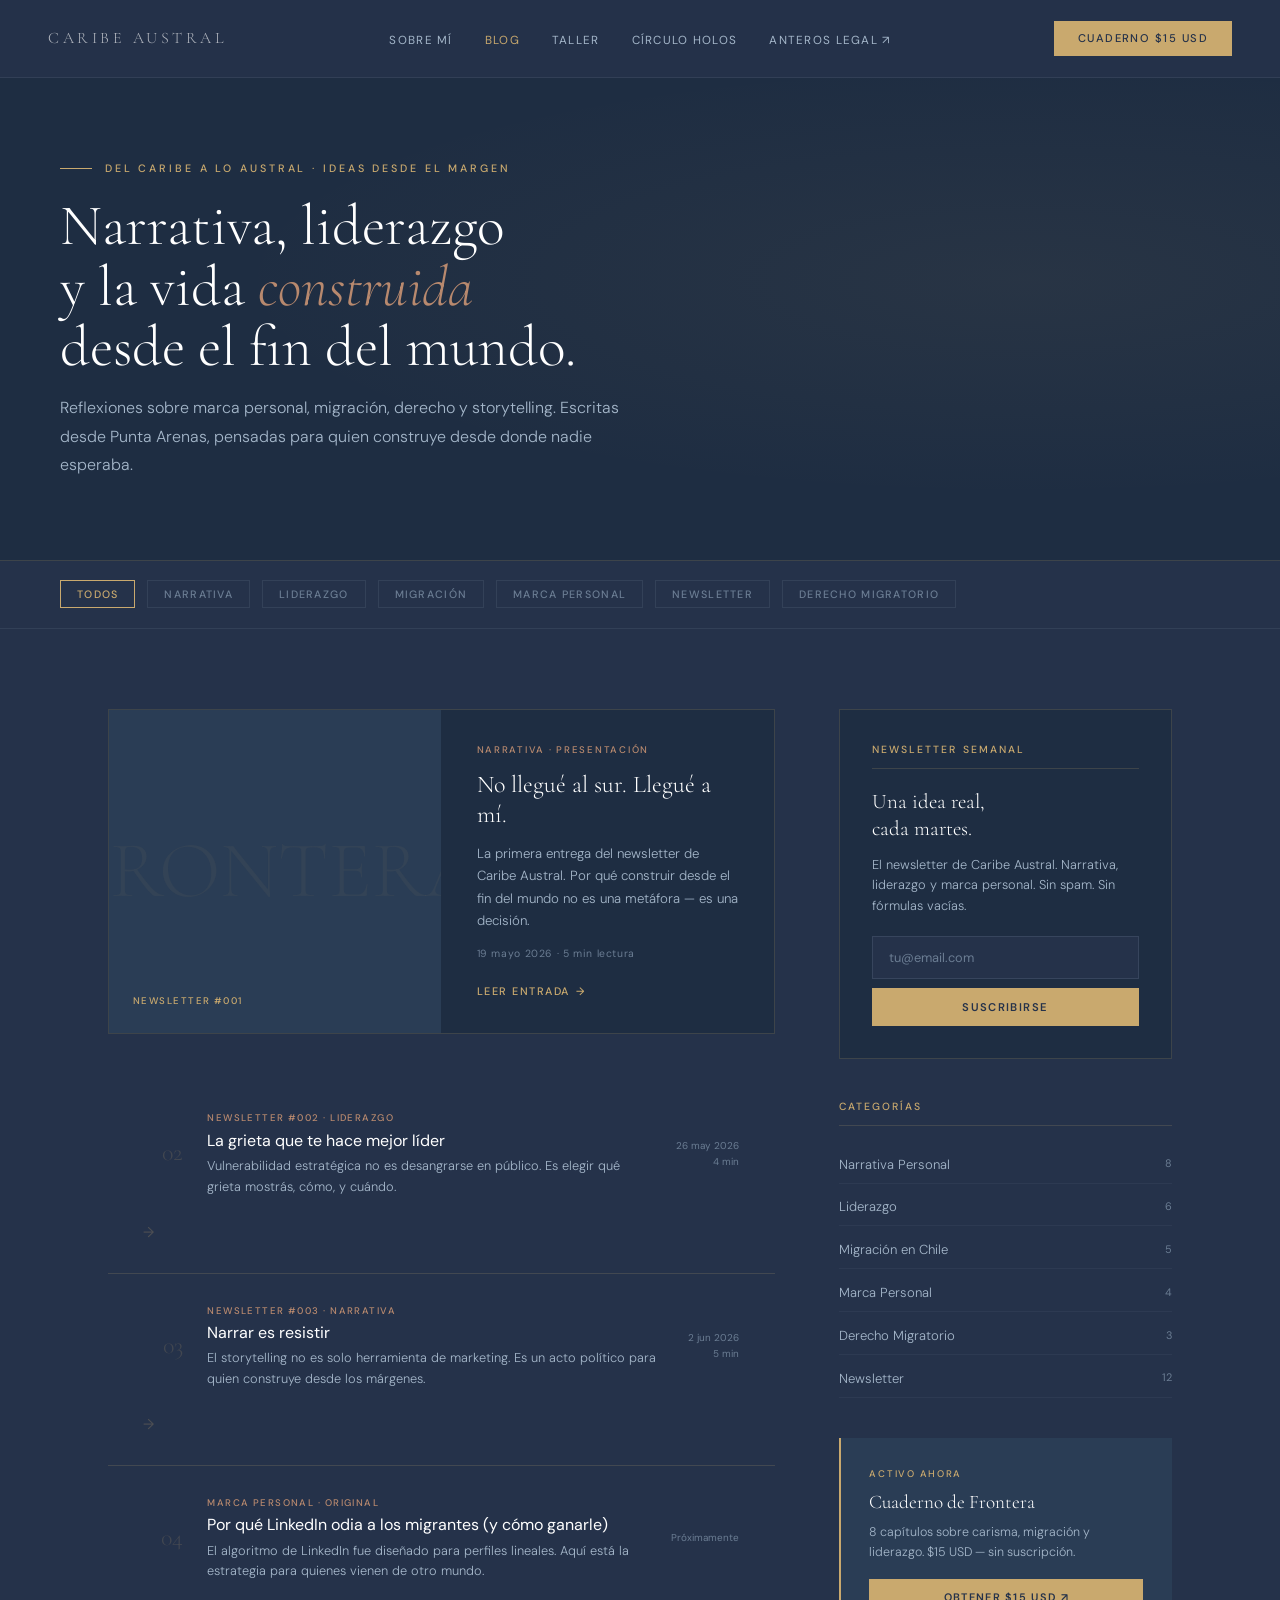
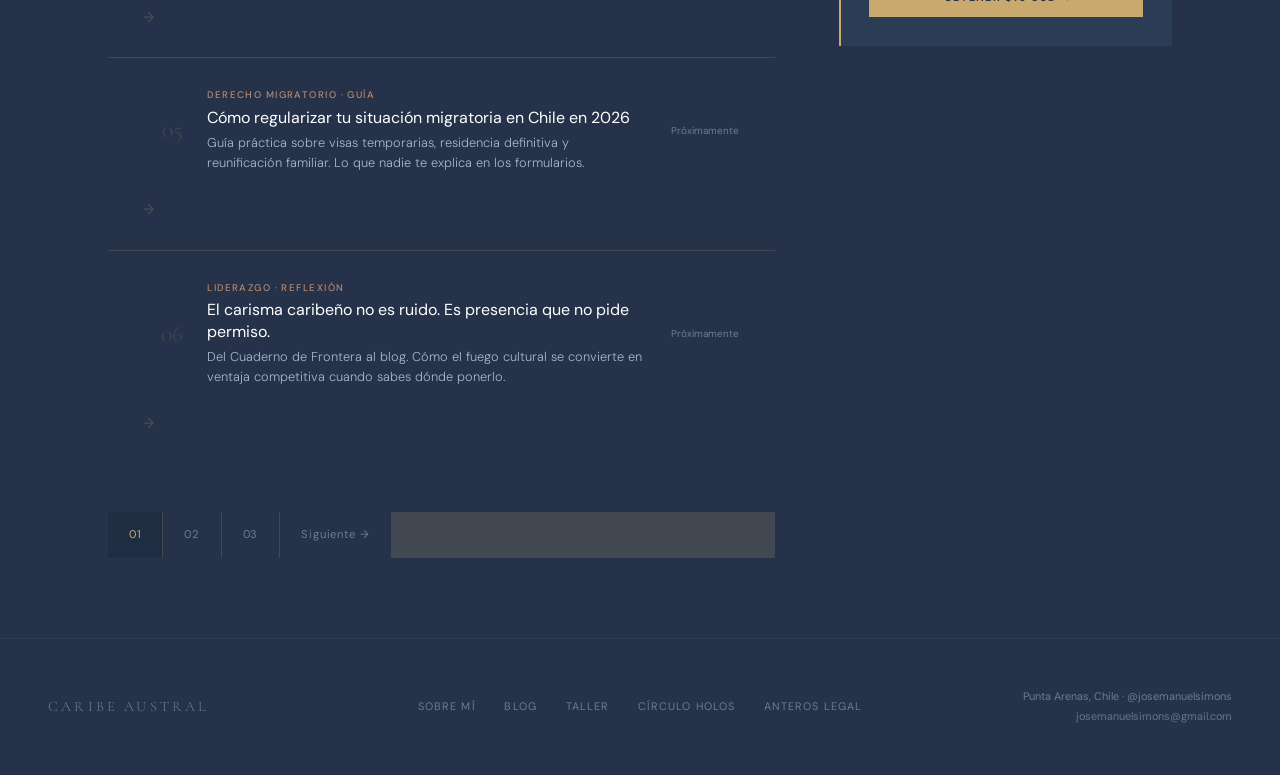
<file: blog.html>
<!DOCTYPE html>
<html lang="es">
<head>
<meta charset="UTF-8">
<meta name="viewport" content="width=device-width, initial-scale=1.0">
<title>Blog — Caribe Austral · Narrativa, Liderazgo y Marca Personal desde Punta Arenas</title>
<meta name="description" content="Reflexiones sobre liderazgo migrante, narrativa personal, marca desde los márgenes y derecho migratorio en Chile. Por José Manuel Simons desde Punta Arenas.">
<meta name="keywords" content="blog liderazgo migrante Chile, narrativa personal latinoamerica, marca personal desde cero, storytelling propósito, Caribe Austral blog, José Manuel Simons">
<meta name="robots" content="index, follow">
<link rel="canonical" href="https://josemanuelsimons.github.io/blog.html">
<meta property="og:type" content="blog">
<meta property="og:url" content="https://josemanuelsimons.github.io/blog.html">
<meta property="og:title" content="Blog — Caribe Austral">
<meta property="og:description" content="Narrativa, liderazgo y marca personal desde Punta Arenas. Por José Manuel Simons.">
<meta property="og:image" content="https://josemanuelsimons.github.io/img/og-image.jpg">
<script type="application/ld+json">
{"@context":"https://schema.org","@type":"Blog","name":"Blog Caribe Austral","url":"https://josemanuelsimons.github.io/blog.html","author":{"@type":"Person","name":"José Manuel Simons","url":"https://josemanuelsimons.github.io"},"inLanguage":"es"}
</script>
<link rel="preconnect" href="https://fonts.googleapis.com">
<link rel="preconnect" href="https://fonts.gstatic.com" crossorigin>
<link href="https://fonts.googleapis.com/css2?family=Cormorant+Garamond:ital,wght@0,300;0,400;1,300;1,400&family=DM+Sans:wght@300;400;500&display=swap" rel="stylesheet">
<style>
:root{
  --azul:#25324a;--azul-m:#6b7d93;--azul-c:#a5b7ca;
  --tierra:#9d6d5c;--tierra-c:#b8896e;
  --oro:#c9a96e;--oro-c:#dfc195;
  --blanco:#ffffff;
  --c:#1e2d42;--cm:#2a3d55;
  --borde:rgba(201,169,110,.18);--borde-s:rgba(165,183,202,.1);
}
*,*::before,*::after{box-sizing:border-box;margin:0;padding:0}
html{scroll-behavior:smooth}
body{font-family:'DM Sans',sans-serif;background:var(--azul);color:var(--blanco);overflow-x:hidden;line-height:1.6}

nav{position:fixed;top:0;left:0;right:0;z-index:100;padding:1.3rem 3rem;display:flex;align-items:center;justify-content:space-between;background:rgba(37,50,74,.92);backdrop-filter:blur(16px);border-bottom:1px solid var(--borde-s)}
.nav-logo{font-family:'Cormorant Garamond',serif;font-size:1rem;font-weight:300;letter-spacing:.22em;text-transform:uppercase;color:rgba(255,255,255,.65);text-decoration:none}
.nav-links{display:flex;align-items:center;gap:2rem;list-style:none}
.nav-links a{font-size:.73rem;font-weight:400;letter-spacing:.11em;text-transform:uppercase;color:var(--azul-c);text-decoration:none;transition:color .2s}
.nav-links a:hover,.nav-links a.activo{color:var(--oro)}
.nav-cta{font-size:.7rem;font-weight:500;letter-spacing:.13em;text-transform:uppercase;color:var(--azul);background:var(--oro);padding:.55rem 1.5rem;text-decoration:none;transition:opacity .2s}
.nav-cta:hover{opacity:.85}

/* HEADER */
.blog-header{padding:10rem 3rem 5rem;position:relative;overflow:hidden;background:var(--c);border-bottom:1px solid var(--borde)}
.blog-header::before{content:'';position:absolute;inset:0;background:radial-gradient(ellipse at 80% 50%,rgba(201,169,110,.06) 0%,transparent 55%)}
.blog-header-inner{max-width:1160px;margin:0 auto;position:relative;z-index:1}
.eyebrow{font-size:.67rem;font-weight:500;letter-spacing:.27em;text-transform:uppercase;color:var(--oro);margin-bottom:1.2rem;display:flex;align-items:center;gap:.8rem}
.eyebrow::before{content:'';display:block;width:2rem;height:1px;background:var(--oro)}
h1{font-family:'Cormorant Garamond',serif;font-size:clamp(2.5rem,4.5vw,5.5rem);font-weight:300;line-height:1.05;margin-bottom:1rem}
h1 em{font-style:italic;color:var(--tierra-c)}
.header-desc{font-size:1rem;font-weight:300;color:var(--azul-c);max-width:55ch;line-height:1.8}

/* FILTROS */
.filtros{background:var(--azul);border-bottom:1px solid var(--borde-s);padding:1.2rem 3rem;position:sticky;top:65px;z-index:50}
.filtros-inner{max-width:1160px;margin:0 auto;display:flex;gap:.75rem;flex-wrap:wrap}
.filtro{font-size:.67rem;font-weight:500;letter-spacing:.12em;text-transform:uppercase;color:var(--azul-m);padding:.38rem 1rem;border:1px solid rgba(107,125,147,.2);background:none;cursor:pointer;transition:all .2s;font-family:'DM Sans',sans-serif}
.filtro:hover,.filtro.activo{color:var(--oro);border-color:var(--oro)}

/* LAYOUT */
.contenedor{max-width:1160px;margin:0 auto;padding:0 3rem}
.blog-layout{display:grid;grid-template-columns:2fr 1fr;gap:4rem;padding:5rem 0}

/* POST DESTACADO */
.post-destacado{display:grid;grid-template-columns:1fr 1fr;gap:0;background:var(--c);border:1px solid var(--borde);margin-bottom:3rem;text-decoration:none;color:inherit;transition:border-color .25s}
.post-destacado:hover{border-color:rgba(201,169,110,.45)}
.post-dest-img{background:var(--cm);min-height:260px;position:relative;overflow:hidden;display:flex;align-items:flex-end;padding:1.5rem}
.post-dest-img::before{content:attr(data-tema);position:absolute;top:50%;left:50%;transform:translate(-50%,-50%);font-family:'Cormorant Garamond',serif;font-size:5rem;font-weight:300;color:rgba(201,169,110,.06);white-space:nowrap}
/* Línea oro en la imagen al hover */
.post-destacado:hover .post-dest-img::after{content:'';position:absolute;bottom:0;left:0;right:0;height:2px;background:var(--oro)}
.post-dest-cat{font-size:.6rem;font-weight:500;letter-spacing:.15em;text-transform:uppercase;color:var(--oro);position:relative;z-index:1}
.post-dest-contenido{padding:2rem 2.2rem;display:flex;flex-direction:column;justify-content:center;gap:.8rem}
.post-dest-tipo{font-size:.6rem;font-weight:500;letter-spacing:.18em;text-transform:uppercase;color:var(--tierra-c)}
.post-dest-titulo{font-family:'Cormorant Garamond',serif;font-size:1.5rem;font-weight:300;color:var(--blanco);line-height:1.25}
.post-dest-excerpt{font-size:.83rem;font-weight:300;color:var(--azul-c);line-height:1.7}
.post-dest-meta{font-size:.65rem;font-weight:400;color:var(--azul-m);letter-spacing:.06em}
.post-dest-leer{font-size:.68rem;font-weight:500;letter-spacing:.14em;text-transform:uppercase;color:var(--oro);margin-top:.5rem;display:flex;align-items:center;gap:.4rem}
.post-dest-leer::after{content:'→';transition:transform .2s}
.post-destacado:hover .post-dest-leer::after{transform:translateX(4px)}

/* LISTA */
.posts-lista{display:flex;flex-direction:column;gap:1px;background:var(--borde)}
.post-item{padding:1.8rem 2.2rem;background:var(--azul);text-decoration:none;color:inherit;display:grid;grid-template-columns:auto 1fr auto;gap:1.5rem;align-items:center;transition:background .2s;position:relative}
.post-item::before{content:'';position:absolute;left:0;top:0;bottom:0;width:2px;background:var(--oro);transform:scaleY(0);transition:transform .3s}
.post-item:hover{background:var(--c)}
.post-item:hover::before{transform:scaleY(1)}
.post-num{font-family:'Cormorant Garamond',serif;font-size:1.5rem;font-weight:300;color:rgba(201,169,110,.18);width:2.5rem;text-align:right;flex-shrink:0}
.post-cat{font-size:.6rem;font-weight:500;letter-spacing:.15em;text-transform:uppercase;color:var(--tierra-c);margin-bottom:.25rem}
.post-titulo{font-size:1rem;font-weight:400;color:var(--blanco);line-height:1.35;margin-bottom:.3rem}
.post-excerpt{font-size:.8rem;font-weight:300;color:var(--azul-c);line-height:1.6}
.post-meta{font-size:.62rem;color:var(--azul-m);white-space:nowrap;text-align:right}
.arrow{font-size:.9rem;color:rgba(201,169,110,.25);transition:transform .2s,color .2s}
.post-item:hover .arrow{transform:translateX(4px);color:var(--oro)}

/* PAGINACIÓN */
.paginacion{display:flex;gap:1px;margin-top:3rem;background:var(--borde)}
.pag-item{padding:.9rem 1.3rem;background:var(--azul);font-size:.7rem;font-weight:400;letter-spacing:.08em;color:var(--azul-m);cursor:pointer;transition:all .2s;text-decoration:none}
.pag-item:hover,.pag-item.activo{background:var(--c);color:var(--oro)}

/* SIDEBAR */
.sw-titulo{font-size:.65rem;font-weight:500;letter-spacing:.2em;text-transform:uppercase;color:var(--oro);margin-bottom:1.2rem;padding-bottom:.6rem;border-bottom:1px solid var(--borde)}
.sidebar-widget{margin-bottom:2.5rem}

/* Newsletter widget */
.nl-widget{background:var(--c);padding:2rem;border:1px solid var(--borde)}
.nl-titulo{font-family:'Cormorant Garamond',serif;font-size:1.3rem;font-weight:300;color:var(--blanco);line-height:1.3;margin-bottom:.8rem}
.nl-desc{font-size:.8rem;font-weight:300;color:var(--azul-c);line-height:1.6;margin-bottom:1.2rem}
.nl-form{display:flex;flex-direction:column;gap:.6rem}
.nl-input{background:var(--azul);border:1px solid rgba(107,125,147,.25);padding:.75rem 1rem;font-size:.8rem;color:var(--blanco);font-family:'DM Sans',sans-serif;outline:none;transition:border-color .2s}
.nl-input:focus{border-color:var(--oro)}
.nl-input::placeholder{color:var(--azul-m)}
.nl-btn{background:var(--oro);color:var(--azul);border:none;padding:.75rem 1rem;font-size:.7rem;font-weight:600;letter-spacing:.12em;text-transform:uppercase;cursor:pointer;font-family:'DM Sans',sans-serif;transition:opacity .2s}
.nl-btn:hover{opacity:.88}

/* Categorías */
.cats{display:flex;flex-direction:column;gap:.3rem}
.cat-link{display:flex;justify-content:space-between;align-items:center;padding:.5rem 0;border-bottom:1px solid rgba(165,183,202,.06);text-decoration:none;transition:color .2s}
.cat-link:hover{color:var(--oro)}
.cat-nombre{font-size:.82rem;font-weight:300;color:var(--azul-c)}
.cat-count{font-size:.68rem;color:var(--azul-m)}
.cat-link:hover .cat-nombre{color:var(--oro)}

/* Cuaderno CTA */
.cuaderno-cta{background:var(--cm);padding:1.8rem;border-left:2px solid var(--oro)}
.cc-label{font-size:.6rem;font-weight:500;letter-spacing:.18em;text-transform:uppercase;color:var(--oro);margin-bottom:.5rem}
.cc-titulo{font-family:'Cormorant Garamond',serif;font-size:1.2rem;font-weight:300;color:var(--blanco);line-height:1.3;margin-bottom:.5rem}
.cc-desc{font-size:.78rem;font-weight:300;color:var(--azul-c);line-height:1.6;margin-bottom:1rem}
.cc-btn{display:block;font-size:.68rem;font-weight:600;letter-spacing:.12em;text-transform:uppercase;color:var(--azul);background:var(--oro);padding:.65rem 1rem;text-align:center;text-decoration:none;transition:opacity .2s}
.cc-btn:hover{opacity:.88}

/* FOOTER */
footer{background:var(--azul);border-top:1px solid rgba(165,183,202,.08);padding:3rem;display:grid;grid-template-columns:1fr auto 1fr;align-items:center;gap:2rem}
.fl{font-family:'Cormorant Garamond',serif;font-size:.9rem;font-weight:300;letter-spacing:.22em;text-transform:uppercase;color:var(--azul-m);text-decoration:none;transition:color .2s}
.fl:hover{color:var(--oro)}
.flinks{display:flex;gap:1.8rem;list-style:none;font-size:.68rem;letter-spacing:.1em;text-transform:uppercase}
.flinks a{color:var(--azul-m);text-decoration:none;transition:color .2s}
.flinks a:hover{color:var(--oro)}
.fr{text-align:right;font-size:.68rem;color:var(--azul-m);line-height:1.8}

.r{opacity:0;transform:translateY(18px);transition:opacity .8s cubic-bezier(.22,1,.36,1),transform .8s cubic-bezier(.22,1,.36,1)}
.r.v{opacity:1;transform:none}
.d1{transition-delay:.1s}.d2{transition-delay:.2s}

@media(max-width:1024px){.blog-layout{grid-template-columns:1fr}.sidebar{display:grid;grid-template-columns:1fr 1fr;gap:2rem}.sidebar-widget{margin-bottom:0}}
@media(max-width:768px){
  nav{padding:1rem 1.5rem}.nav-links{display:none}
  .contenedor{padding:0 1.5rem}
  .blog-header{padding:8rem 1.5rem 3rem}
  .filtros{padding:1rem 1.5rem}
  .post-destacado{grid-template-columns:1fr}.post-dest-img{min-height:180px}
  .post-item{grid-template-columns:auto 1fr}.post-meta{display:none}
  .sidebar{grid-template-columns:1fr}
  footer{grid-template-columns:1fr;text-align:center}.fr{text-align:center}
}
</style>
</head>
<body>
<nav>
  <a href="/" class="nav-logo">Caribe Austral</a>
  <ul class="nav-links">
    <li><a href="/sobre-mi.html">Sobre mí</a></li>
    <li><a href="/blog.html" class="activo">Blog</a></li>
    <li><a href="/taller">Taller</a></li>
    <li><a href="/holos">Círculo Holos</a></li>
    <li><a href="https://anteroslegal.cl" target="_blank" rel="noopener">Anteros Legal ↗</a></li>
  </ul>
  <a href="https://josemanuelsimons.gumroad.com/l/xqfcqt" target="_blank" rel="noopener" class="nav-cta">Cuaderno $15 USD</a>
</nav>

<div class="blog-header">
  <div class="blog-header-inner">
    <p class="eyebrow r">Del Caribe a lo Austral · Ideas desde el margen</p>
    <h1 class="r d1">Narrativa, liderazgo<br>y la vida <em>construida</em><br>desde el fin del mundo.</h1>
    <p class="header-desc r d2">Reflexiones sobre marca personal, migración, derecho y storytelling. Escritas desde Punta Arenas, pensadas para quien construye desde donde nadie esperaba.</p>
  </div>
</div>

<div class="filtros">
  <div class="filtros-inner">
    <button class="filtro activo">Todos</button>
    <button class="filtro">Narrativa</button>
    <button class="filtro">Liderazgo</button>
    <button class="filtro">Migración</button>
    <button class="filtro">Marca Personal</button>
    <button class="filtro">Newsletter</button>
    <button class="filtro">Derecho Migratorio</button>
  </div>
</div>

<div class="contenedor">
  <div class="blog-layout">
    <div class="posts-main">
      <!-- POST DESTACADO -->
      <a href="#" class="post-destacado r">
        <div class="post-dest-img" data-tema="FRONTERA">
          <span class="post-dest-cat">Newsletter #001</span>
        </div>
        <div class="post-dest-contenido">
          <div class="post-dest-tipo">Narrativa · Presentación</div>
          <div class="post-dest-titulo">No llegué al sur. Llegué a mí.</div>
          <div class="post-dest-excerpt">La primera entrega del newsletter de Caribe Austral. Por qué construir desde el fin del mundo no es una metáfora — es una decisión.</div>
          <div class="post-dest-meta">19 mayo 2026 · 5 min lectura</div>
          <div class="post-dest-leer">Leer entrada</div>
        </div>
      </a>

      <!-- LISTA -->
      <div class="posts-lista r d1">
        <a href="#" class="post-item">
          <div class="post-num">02</div>
          <div class="post-info"><div class="post-cat">Newsletter #002 · Liderazgo</div><div class="post-titulo">La grieta que te hace mejor líder</div><div class="post-excerpt">Vulnerabilidad estratégica no es desangrarse en público. Es elegir qué grieta mostrás, cómo, y cuándo.</div></div>
          <div class="post-meta">26 may 2026<br>4 min</div>
          <div class="arrow">→</div>
        </a>
        <a href="#" class="post-item">
          <div class="post-num">03</div>
          <div class="post-info"><div class="post-cat">Newsletter #003 · Narrativa</div><div class="post-titulo">Narrar es resistir</div><div class="post-excerpt">El storytelling no es solo herramienta de marketing. Es un acto político para quien construye desde los márgenes.</div></div>
          <div class="post-meta">2 jun 2026<br>5 min</div>
          <div class="arrow">→</div>
        </a>
        <a href="#" class="post-item">
          <div class="post-num">04</div>
          <div class="post-info"><div class="post-cat">Marca Personal · Original</div><div class="post-titulo">Por qué LinkedIn odia a los migrantes (y cómo ganarle)</div><div class="post-excerpt">El algoritmo de LinkedIn fue diseñado para perfiles lineales. Aquí está la estrategia para quienes vienen de otro mundo.</div></div>
          <div class="post-meta">Próximamente</div>
          <div class="arrow">→</div>
        </a>
        <a href="#" class="post-item">
          <div class="post-num">05</div>
          <div class="post-info"><div class="post-cat">Derecho Migratorio · Guía</div><div class="post-titulo">Cómo regularizar tu situación migratoria en Chile en 2026</div><div class="post-excerpt">Guía práctica sobre visas temporarias, residencia definitiva y reunificación familiar. Lo que nadie te explica en los formularios.</div></div>
          <div class="post-meta">Próximamente</div>
          <div class="arrow">→</div>
        </a>
        <a href="#" class="post-item">
          <div class="post-num">06</div>
          <div class="post-info"><div class="post-cat">Liderazgo · Reflexión</div><div class="post-titulo">El carisma caribeño no es ruido. Es presencia que no pide permiso.</div><div class="post-excerpt">Del Cuaderno de Frontera al blog. Cómo el fuego cultural se convierte en ventaja competitiva cuando sabes dónde ponerlo.</div></div>
          <div class="post-meta">Próximamente</div>
          <div class="arrow">→</div>
        </a>
      </div>

      <div class="paginacion r d2">
        <a href="#" class="pag-item activo">01</a>
        <a href="#" class="pag-item">02</a>
        <a href="#" class="pag-item">03</a>
        <a href="#" class="pag-item">Siguiente →</a>
      </div>
    </div>

    <!-- SIDEBAR -->
    <aside class="sidebar">
      <div class="sidebar-widget r">
        <div class="nl-widget">
          <div class="sw-titulo">Newsletter semanal</div>
          <div class="nl-titulo">Una idea real,<br>cada martes.</div>
          <div class="nl-desc">El newsletter de Caribe Austral. Narrativa, liderazgo y marca personal. Sin spam. Sin fórmulas vacías.</div>
          <div class="nl-form">
            <input type="email" placeholder="tu@email.com" class="nl-input">
            <button class="nl-btn">Suscribirse</button>
          </div>
        </div>
      </div>
      <div class="sidebar-widget r d1">
        <div class="sw-titulo">Categorías</div>
        <div class="cats">
          <a href="#" class="cat-link"><span class="cat-nombre">Narrativa Personal</span><span class="cat-count">8</span></a>
          <a href="#" class="cat-link"><span class="cat-nombre">Liderazgo</span><span class="cat-count">6</span></a>
          <a href="#" class="cat-link"><span class="cat-nombre">Migración en Chile</span><span class="cat-count">5</span></a>
          <a href="#" class="cat-link"><span class="cat-nombre">Marca Personal</span><span class="cat-count">4</span></a>
          <a href="#" class="cat-link"><span class="cat-nombre">Derecho Migratorio</span><span class="cat-count">3</span></a>
          <a href="#" class="cat-link"><span class="cat-nombre">Newsletter</span><span class="cat-count">12</span></a>
        </div>
      </div>
      <div class="sidebar-widget r d1">
        <div class="cuaderno-cta">
          <div class="cc-label">Activo ahora</div>
          <div class="cc-titulo">Cuaderno de Frontera</div>
          <div class="cc-desc">8 capítulos sobre carisma, migración y liderazgo. $15 USD — sin suscripción.</div>
          <a href="https://josemanuelsimons.gumroad.com/l/xqfcqt" target="_blank" rel="noopener" class="cc-btn">Obtener $15 USD ↗</a>
        </div>
      </div>
    </aside>
  </div>
</div>

<footer>
  <a href="/" class="fl">Caribe Austral</a>
  <ul class="flinks">
    <li><a href="/sobre-mi.html">Sobre mí</a></li>
    <li><a href="/blog.html">Blog</a></li>
    <li><a href="/taller">Taller</a></li>
    <li><a href="/holos">Círculo Holos</a></li>
    <li><a href="https://anteroslegal.cl" target="_blank" rel="noopener">Anteros Legal</a></li>
  </ul>
  <div class="fr">Punta Arenas, Chile · @josemanuelsimons<br><span style="color:rgba(165,183,202,.5)">josemanuelsimons@gmail.com</span></div>
</footer>
<script>
document.querySelectorAll('.filtro').forEach(btn=>{btn.addEventListener('click',function(){document.querySelectorAll('.filtro').forEach(b=>b.classList.remove('activo'));this.classList.add('activo');});});
const obs=new IntersectionObserver((e)=>{e.forEach((en,i)=>{if(en.isIntersecting){setTimeout(()=>en.target.classList.add('v'),i*55);obs.unobserve(en.target);}});},{threshold:.06});
document.querySelectorAll('.r').forEach(el=>obs.observe(el));
</script>
</body>
</html>
</file>
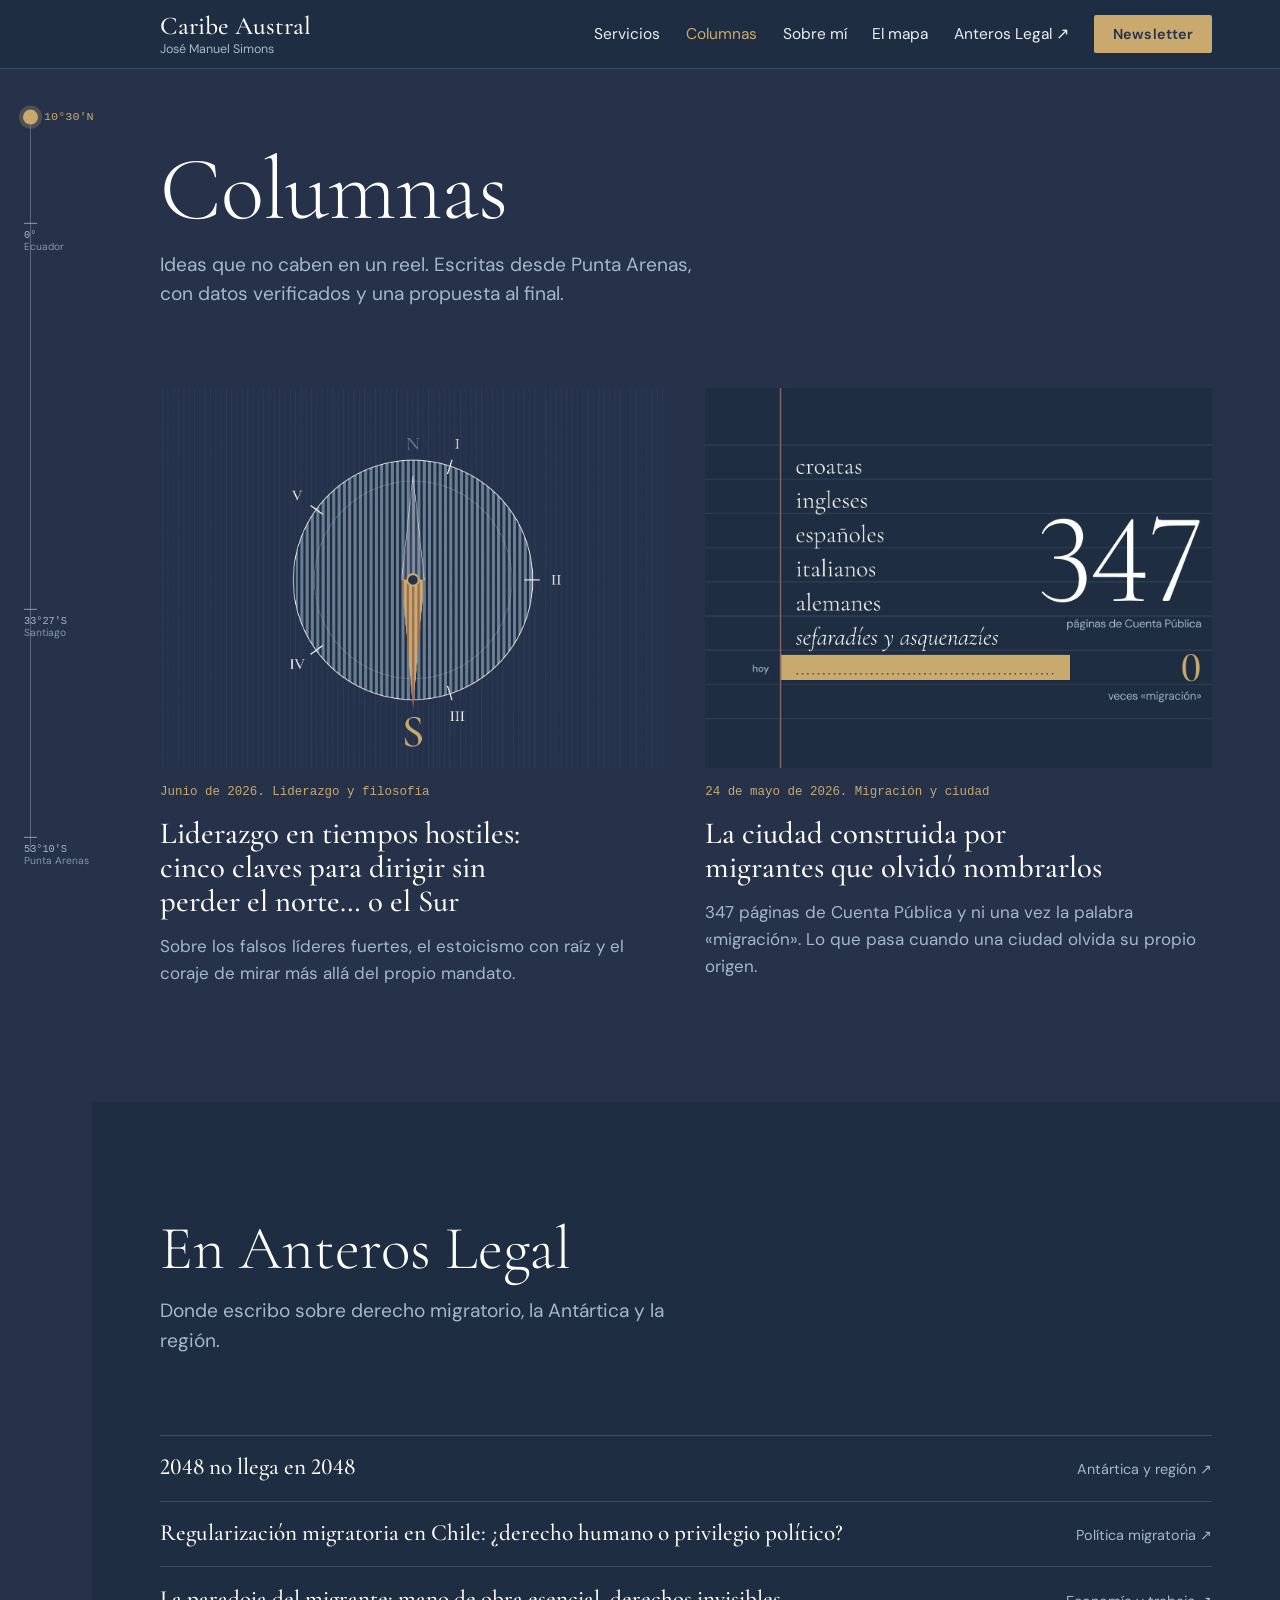
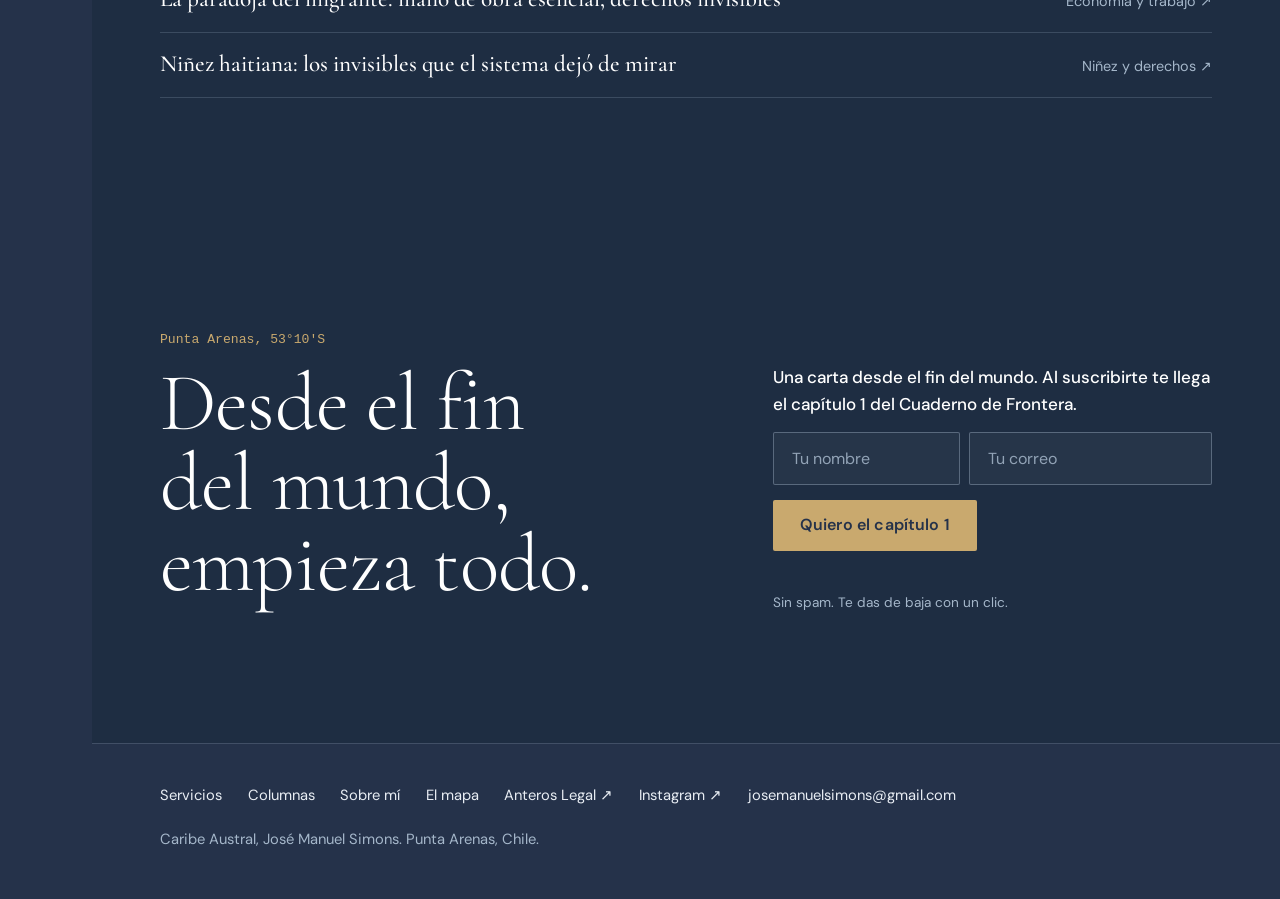
<file: columnas.html>
<!doctype html>
<html lang="es">
<head>
<meta charset="utf-8">
<meta name="viewport" content="width=device-width, initial-scale=1">
<meta name="google-site-verification" content="v7EeGZR3TnPnjNpEMND73MhrLhKlxGf6TGMu2I60iu8">
<title>Columnas · Caribe Austral</title>
<meta name="description" content="Columnas de José Manuel Simons sobre liderazgo, migración y ciudad, escritas desde Punta Arenas.">
<link rel="canonical" href="https://josemanuelsimons.github.io/columnas.html">
<meta property="og:type" content="website">
<meta property="og:locale" content="es_CL">
<meta property="og:site_name" content="Caribe Austral">
<meta property="og:title" content="Columnas · Caribe Austral">
<meta property="og:description" content="Columnas de José Manuel Simons sobre liderazgo, migración y ciudad, escritas desde Punta Arenas.">
<meta property="og:url" content="https://josemanuelsimons.github.io/columnas.html">
<meta property="og:image" content="https://josemanuelsimons.github.io/img/og/columnas.jpg">
<meta property="og:image:width" content="1200">
<meta property="og:image:height" content="630">
<meta name="twitter:card" content="summary_large_image">
<meta name="theme-color" content="#25324a">
<link rel="icon" href="assets/favicon.svg" type="image/svg+xml">
<link rel="preload" href="assets/fonts/cormorant-garamond-latin-300-normal.woff2" as="font" type="font/woff2" crossorigin>
<link rel="preload" href="assets/fonts/dm-sans-latin-opsz-normal.woff2" as="font" type="font/woff2" crossorigin>
<link rel="stylesheet" href="assets/fuentes.css?v=20261124b">
<link rel="stylesheet" href="assets/site.css?v=20261124b">
</head>
<body>
<a class="skip" href="#contenido">Saltar al contenido</a>
<header class="cabecera">
  <div class="ancho">
    <a class="marca" href="index.html"><b>Caribe Austral</b><span>José Manuel Simons</span></a>
    <button class="menu-boton" type="button" aria-expanded="false" aria-controls="nav">Menú</button>
    <nav class="nav" id="nav" aria-label="Principal">
      <a href="index.html#servicios">Servicios</a>
      <a href="columnas.html" aria-current="page">Columnas</a>
      <a href="sobre-mi.html">Sobre mí</a>
      <a href="mapa/">El mapa</a>
      <a class="externo" href="https://anteroslegal.cl/" rel="noopener">Anteros Legal</a>
      <a class="boton" href="#newsletter">Newsletter</a>
    </nav>
  </div>
</header>
<div class="riel" aria-hidden="true">
  <div class="riel__linea"></div>
  <div class="riel__hito" data-lat="10.5">10°30′N<span>Caracas</span></div>
  <div class="riel__hito" data-lat="0">0°<span>Ecuador</span></div>
  <div class="riel__hito" data-lat="-33.45">33°27′S<span>Santiago</span></div>
  <div class="riel__hito" data-lat="-53.17">53°10′S<span>Punta Arenas</span></div>
  <div class="riel__marca"></div>
  <div class="riel__lectura">10°30′N</div>
</div>
<div class="pagina">
<main id="contenido">
<section class="tramo tramo--noche" data-tono="oscuro" aria-labelledby="col-titulo" style="padding-top:clamp(3rem,6vw,5rem)">
  <div class="ancho">
    <div class="encabezado">
      <h1 class="titular" id="col-titulo">Columnas</h1>
      <p class="entrada suave">Ideas que no caben en un reel. Escritas desde Punta Arenas, con datos verificados y una propuesta al final.</p>
    </div>
    <div class="columnas-grid">
      <a class="col-tarjeta" href="columnas/liderazgo-en-tiempos-hostiles.html">
        <div class="col-tarjeta__portada"><picture><source srcset="img/columnas/liderazgo-en-tiempos-hostiles.webp" type="image/webp"><img src="img/columnas/liderazgo-en-tiempos-hostiles.jpg" alt="" width="1600" height="1000" loading="lazy" decoding="async"></picture></div>
        <span class="col-tarjeta__fecha">Junio de 2026. Liderazgo y filosofía</span>
        <h2 class="h3">Liderazgo en tiempos hostiles: cinco claves para dirigir sin perder el norte… o el Sur</h2>
        <p>Sobre los falsos líderes fuertes, el estoicismo con raíz y el coraje de mirar más allá del propio mandato.</p>
      </a>
<a class="col-tarjeta" href="columnas/la-ciudad-construida-por-migrantes.html">
        <div class="col-tarjeta__portada"><picture><source srcset="img/columnas/la-ciudad-construida-por-migrantes.webp" type="image/webp"><img src="img/columnas/la-ciudad-construida-por-migrantes.jpg" alt="" width="1600" height="1000" loading="lazy" decoding="async"></picture></div>
        <span class="col-tarjeta__fecha">24 de mayo de 2026. Migración y ciudad</span>
        <h2 class="h3">La ciudad construida por migrantes que olvidó nombrarlos</h2>
        <p>347 páginas de Cuenta Pública y ni una vez la palabra «migración». Lo que pasa cuando una ciudad olvida su propio origen.</p>
      </a>
    </div>
  </div>
</section>
<section class="tramo tramo--noche2" data-tono="oscuro" aria-labelledby="anteros-col-titulo">
  <div class="ancho">
    <div class="encabezado">
      <h2 class="h2" id="anteros-col-titulo">En Anteros Legal</h2>
      <p class="entrada suave">Donde escribo sobre derecho migratorio, la Antártica y la región.</p>
    </div>
    <ul class="otras-columnas">
<li><a href="https://anteroslegal.cl/columnas.html#2048-no-llega-en-2048" rel="noopener"><b>2048 no llega en 2048</b><span class="externo">Antártica y región</span></a></li>
<li><a href="https://anteroslegal.cl/columnas.html#regularizacion-derecho-o-privilegio" rel="noopener"><b>Regularización migratoria en Chile: ¿derecho humano o privilegio político?</b><span class="externo">Política migratoria</span></a></li>
<li><a href="https://anteroslegal.cl/columnas.html#paradoja-del-migrante" rel="noopener"><b>La paradoja del migrante: mano de obra esencial, derechos invisibles</b><span class="externo">Economía y trabajo</span></a></li>
<li><a href="https://anteroslegal.cl/columnas.html#ninez-migrante-haitiana" rel="noopener"><b>Niñez haitiana: los invisibles que el sistema dejó de mirar</b><span class="externo">Niñez y derechos</span></a></li>
    </ul>
  </div>
</section>
</main>
<section class="tramo tramo--noche2 cierre" id="newsletter" data-tono="oscuro" aria-labelledby="cierre-titulo">
  <div class="ancho cierre__fila">
    <div>
      <p class="cierre__lugar">Punta Arenas, 53°10′S</p>
      <h2 class="titular" id="cierre-titulo">Desde el fin del mundo, empieza todo.</h2>
    </div>
    <div class="suscripcion">
        <p class="suscripcion__intro">Una carta desde el fin del mundo. Al suscribirte te llega el capítulo 1 del Cuaderno de Frontera.</p>
        <form novalidate>
          <label for="cierre-nombre"><span class="sr-only">Tu nombre</span>
            <input id="cierre-nombre" name="nombre" type="text" autocomplete="given-name" placeholder="Tu nombre" required></label>
          <label for="cierre-email"><span class="sr-only">Tu correo</span>
            <input id="cierre-email" name="email" type="email" autocomplete="email" placeholder="Tu correo" required></label>
          <button class="boton" type="submit">Quiero el capítulo 1</button>
        </form>
        <p class="suscripcion__error" role="alert" aria-live="polite"></p>
        <p class="suscripcion__nota">Sin spam. Te das de baja con un clic.</p>
        <p class="suscripcion__ok" role="status" aria-live="polite"></p>
      </div>
  </div>
</section>
<footer class="pie" data-tono="oscuro">
  <div class="ancho">
    <nav aria-label="Pie de página">
      <a href="index.html#servicios">Servicios</a>
      <a href="columnas.html">Columnas</a>
      <a href="sobre-mi.html">Sobre mí</a>
      <a href="mapa/">El mapa</a>
      <a class="externo" href="https://anteroslegal.cl/" rel="noopener">Anteros Legal</a>
      <a class="externo" href="https://www.instagram.com/josemanuelsimons" rel="noopener">Instagram</a>
      <a href="mailto:josemanuelsimons@gmail.com">josemanuelsimons@gmail.com</a>
    </nav>
    <p class="pie__coordenada">Caribe Austral, José Manuel Simons. Punta Arenas, Chile.</p>
  </div>
</footer>

</div>
<script src="assets/site.js?v=20261124b" defer></script>
</body>
</html>
</file>
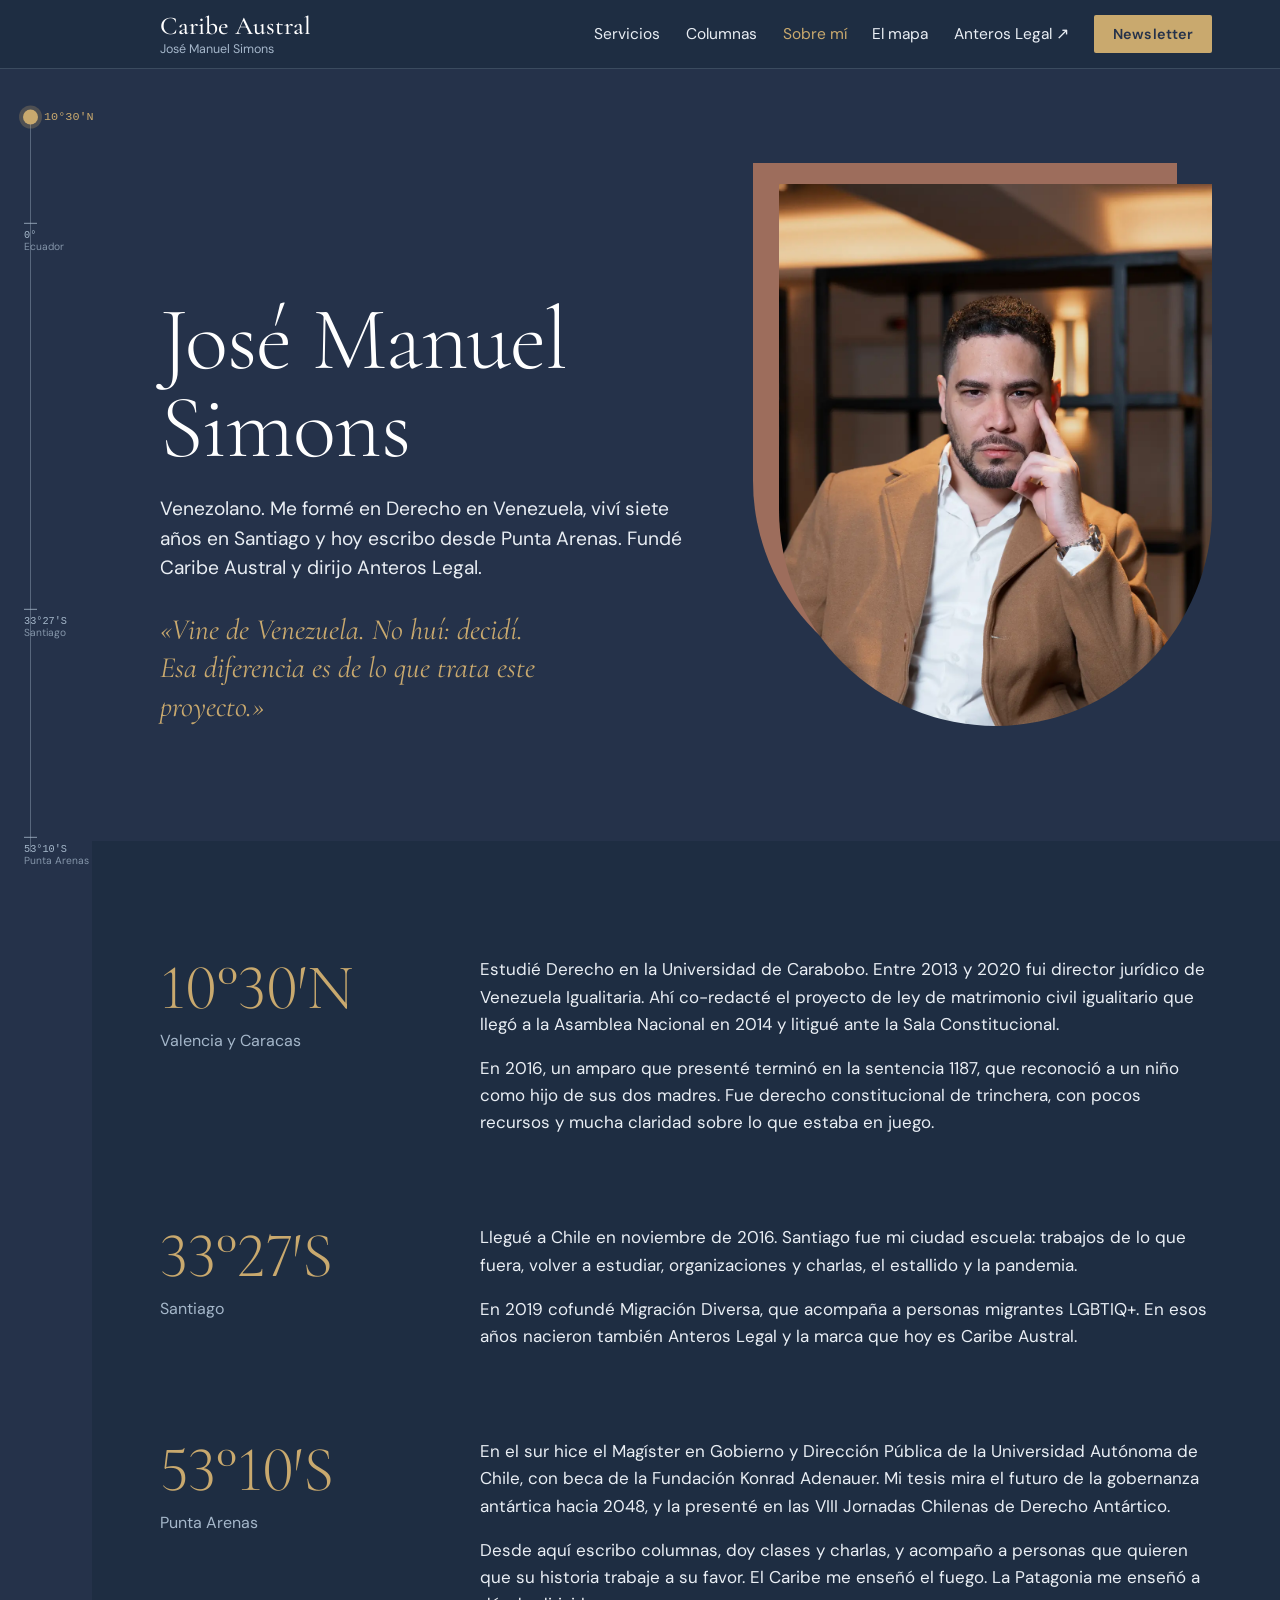
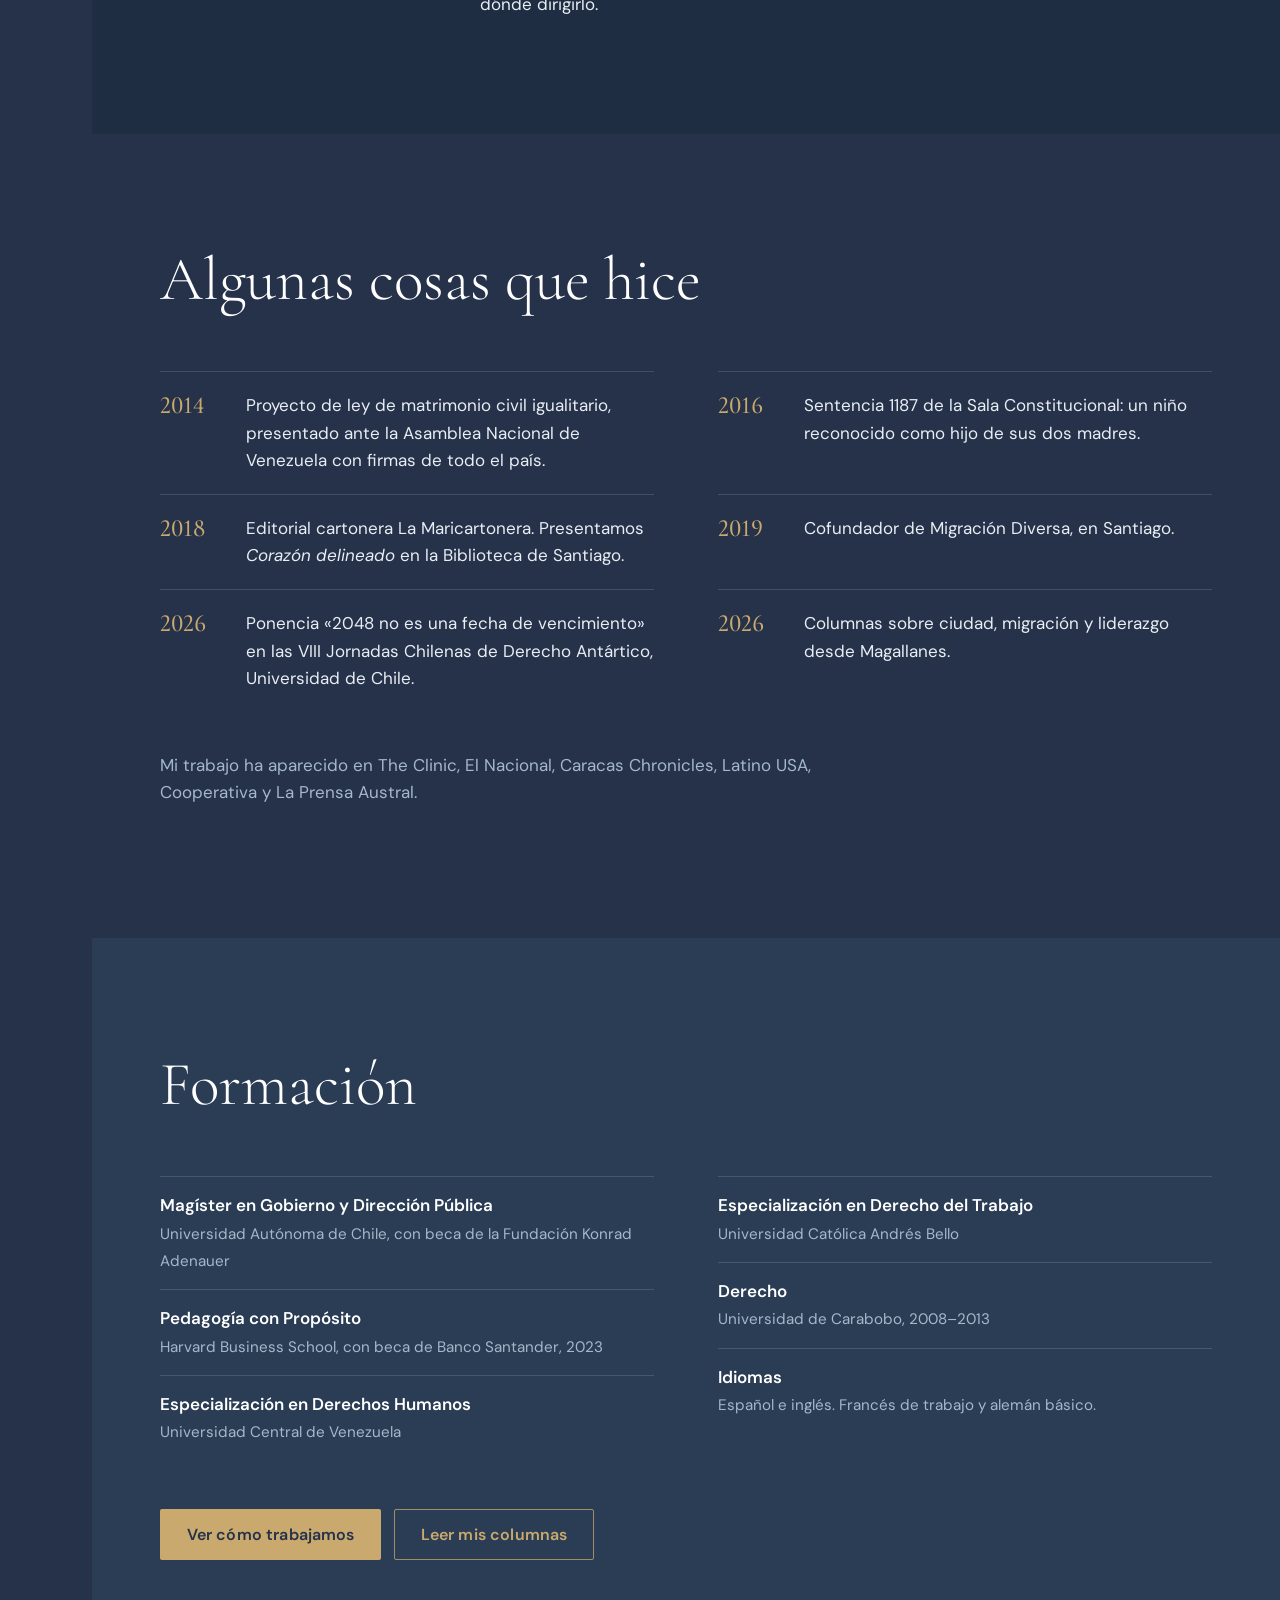
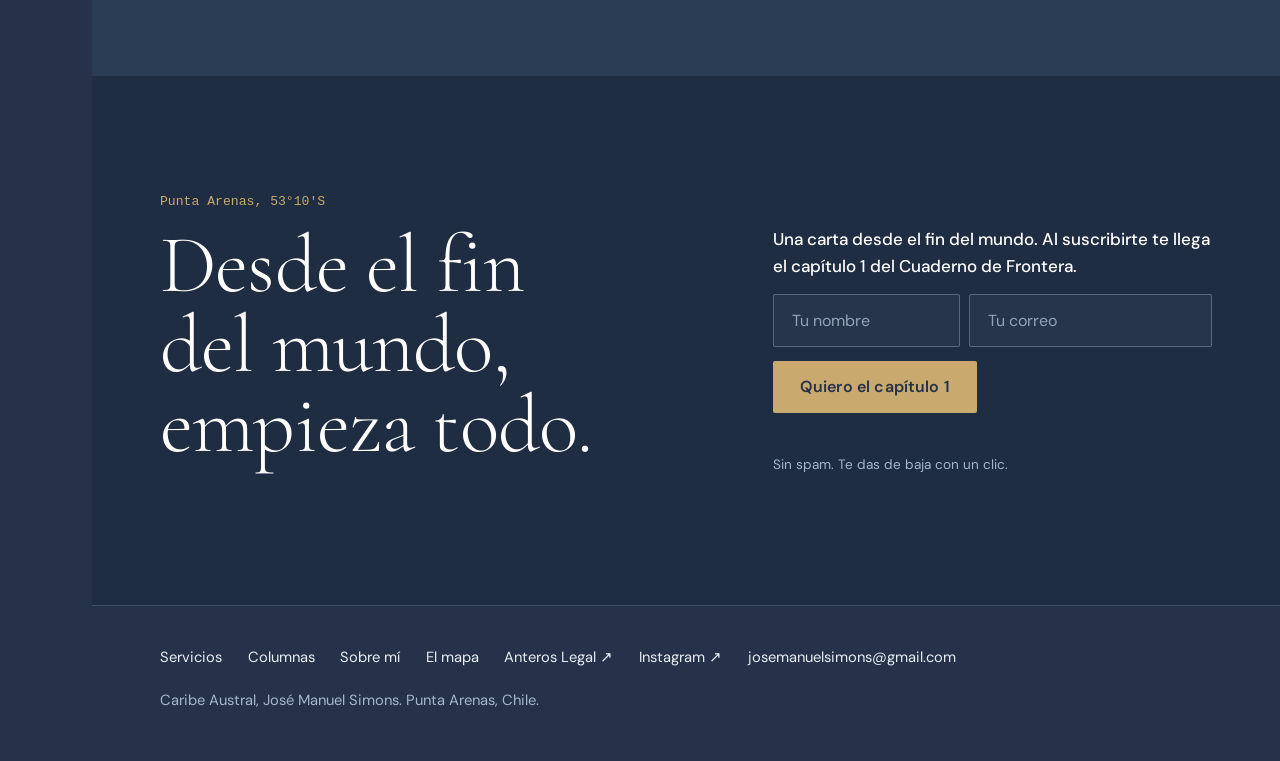
<file: sobre-mi.html>
<!doctype html>
<html lang="es">
<head>
<meta charset="utf-8">
<meta name="viewport" content="width=device-width, initial-scale=1">
<meta name="google-site-verification" content="v7EeGZR3TnPnjNpEMND73MhrLhKlxGf6TGMu2I60iu8">
<title>Sobre mí · José Manuel Simons</title>
<meta name="description" content="De Caracas a Punta Arenas, con siete años en Santiago. Derecho, migración, columnas y la historia detrás de Caribe Austral.">
<link rel="canonical" href="https://josemanuelsimons.github.io/sobre-mi.html">
<meta property="og:type" content="profile">
<meta property="og:locale" content="es_CL">
<meta property="og:site_name" content="Caribe Austral">
<meta property="og:title" content="Sobre mí · José Manuel Simons">
<meta property="og:description" content="De Caracas a Punta Arenas, con siete años en Santiago. Derecho, migración, columnas y la historia detrás de Caribe Austral.">
<meta property="og:url" content="https://josemanuelsimons.github.io/sobre-mi.html">
<meta property="og:image" content="https://josemanuelsimons.github.io/img/og/sobre-mi.jpg">
<meta property="og:image:width" content="1200">
<meta property="og:image:height" content="630">
<meta name="twitter:card" content="summary_large_image">
<meta name="theme-color" content="#25324a">
<link rel="icon" href="assets/favicon.svg" type="image/svg+xml">
<link rel="preload" href="assets/fonts/cormorant-garamond-latin-300-normal.woff2" as="font" type="font/woff2" crossorigin>
<link rel="preload" href="assets/fonts/dm-sans-latin-opsz-normal.woff2" as="font" type="font/woff2" crossorigin>
<link rel="stylesheet" href="assets/fuentes.css?v=20261124b">
<link rel="stylesheet" href="assets/site.css?v=20261124b">
</head>
<body>
<a class="skip" href="#contenido">Saltar al contenido</a>
<header class="cabecera">
  <div class="ancho">
    <a class="marca" href="index.html"><b>Caribe Austral</b><span>José Manuel Simons</span></a>
    <button class="menu-boton" type="button" aria-expanded="false" aria-controls="nav">Menú</button>
    <nav class="nav" id="nav" aria-label="Principal">
      <a href="index.html#servicios">Servicios</a>
      <a href="columnas.html">Columnas</a>
      <a href="sobre-mi.html" aria-current="page">Sobre mí</a>
      <a href="mapa/">El mapa</a>
      <a class="externo" href="https://anteroslegal.cl/" rel="noopener">Anteros Legal</a>
      <a class="boton" href="#newsletter">Newsletter</a>
    </nav>
  </div>
</header>
<div class="riel" aria-hidden="true">
  <div class="riel__linea"></div>
  <div class="riel__hito" data-lat="10.5">10°30′N<span>Caracas</span></div>
  <div class="riel__hito" data-lat="0">0°<span>Ecuador</span></div>
  <div class="riel__hito" data-lat="-33.45">33°27′S<span>Santiago</span></div>
  <div class="riel__hito" data-lat="-53.17">53°10′S<span>Punta Arenas</span></div>
  <div class="riel__marca"></div>
  <div class="riel__lectura">10°30′N</div>
</div>
<div class="pagina">
<main id="contenido">

<section class="tramo tramo--noche" data-tono="oscuro" aria-labelledby="perfil-titulo">
  <div class="ancho perfil">
    <div>
      <h1 class="titular" id="perfil-titulo">José Manuel Simons</h1>
      <p class="entrada" style="margin-top:1.4rem">Venezolano. Me formé en Derecho en Venezuela, viví siete años en Santiago y hoy escribo desde Punta Arenas. Fundé Caribe Austral y dirijo Anteros Legal.</p>
      <blockquote class="perfil__cita">«Vine de Venezuela. No huí: decidí. Esa diferencia es de lo que trata este proyecto.»</blockquote>
    </div>
    <figure class="perfil__foto" style="margin:0">
      <picture><source srcset="img/jms-sobre-mi.webp" type="image/webp"><img src="img/jms-sobre-mi.jpg" alt="José Manuel Simons, sentado, con chaqueta café" width="1100" height="1650" loading="eager" decoding="async" fetchpriority="high"></picture>
    </figure>
  </div>
</section>

<section class="tramo tramo--noche2" data-tono="oscuro" aria-labelledby="ruta-titulo">
  <div class="ancho">
    <h2 class="sr-only" id="ruta-titulo">El recorrido</h2>
    <div class="parada">
      <div><p class="parada__lat">10°30′N</p><p class="parada__ciudad">Valencia y Caracas</p></div>
      <div class="parada__texto">
        <p>Estudié Derecho en la Universidad de Carabobo. Entre 2013 y 2020 fui director jurídico de Venezuela Igualitaria. Ahí co-redacté el proyecto de ley de matrimonio civil igualitario que llegó a la Asamblea Nacional en 2014 y litigué ante la Sala Constitucional.</p>
        <p>En 2016, un amparo que presenté terminó en la sentencia 1187, que reconoció a un niño como hijo de sus dos madres. Fue derecho constitucional de trinchera, con pocos recursos y mucha claridad sobre lo que estaba en juego.</p>
      </div>
    </div>
    <div class="parada">
      <div><p class="parada__lat">33°27′S</p><p class="parada__ciudad">Santiago</p></div>
      <div class="parada__texto">
        <p>Llegué a Chile en noviembre de 2016. Santiago fue mi ciudad escuela: trabajos de lo que fuera, volver a estudiar, organizaciones y charlas, el estallido y la pandemia.</p>
        <p>En 2019 cofundé Migración Diversa, que acompaña a personas migrantes LGBTIQ+. En esos años nacieron también Anteros Legal y la marca que hoy es Caribe Austral.</p>
      </div>
    </div>
    <div class="parada">
      <div><p class="parada__lat">53°10′S</p><p class="parada__ciudad">Punta Arenas</p></div>
      <div class="parada__texto">
        <p>En el sur hice el Magíster en Gobierno y Dirección Pública de la Universidad Autónoma de Chile, con beca de la Fundación Konrad Adenauer. Mi tesis mira el futuro de la gobernanza antártica hacia 2048, y la presenté en las VIII Jornadas Chilenas de Derecho Antártico.</p>
        <p>Desde aquí escribo columnas, doy clases y charlas, y acompaño a personas que quieren que su historia trabaje a su favor. El Caribe me enseñó el fuego. La Patagonia me enseñó a dónde dirigirlo.</p>
      </div>
    </div>
  </div>
</section>

<section class="tramo tramo--noche" data-tono="oscuro" aria-labelledby="hitos-titulo">
  <div class="ancho">
    <div class="encabezado"><h2 class="h2" id="hitos-titulo">Algunas cosas que hice</h2></div>
    <ol class="hitos">
      <li><time datetime="2014">2014</time><p>Proyecto de ley de matrimonio civil igualitario, presentado ante la Asamblea Nacional de Venezuela con firmas de todo el país.</p></li>
      <li><time datetime="2016">2016</time><p>Sentencia 1187 de la Sala Constitucional: un niño reconocido como hijo de sus dos madres.</p></li>
      <li><time datetime="2018">2018</time><p>Editorial cartonera La Maricartonera. Presentamos <i>Corazón delineado</i> en la Biblioteca de Santiago.</p></li>
      <li><time datetime="2019">2019</time><p>Cofundador de Migración Diversa, en Santiago.</p></li>
      <li><time datetime="2026">2026</time><p>Ponencia «2048 no es una fecha de vencimiento» en las VIII Jornadas Chilenas de Derecho Antártico, Universidad de Chile.</p></li>
      <li><time datetime="2026">2026</time><p>Columnas sobre ciudad, migración y liderazgo desde Magallanes.</p></li>
    </ol>
    <p class="suave" style="margin-top:2.5rem;max-width:60ch">Mi trabajo ha aparecido en The Clinic, El Nacional, Caracas Chronicles, Latino USA, Cooperativa y La Prensa Austral.</p>
  </div>
</section>

<section class="tramo tramo--noche3" data-tono="oscuro" aria-labelledby="formacion-titulo">
  <div class="ancho">
    <div class="encabezado"><h2 class="h2" id="formacion-titulo">Formación</h2></div>
    <ul class="formacion">
      <li><b>Magíster en Gobierno y Dirección Pública</b><span>Universidad Autónoma de Chile, con beca de la Fundación Konrad Adenauer</span></li>
      <li><b>Pedagogía con Propósito</b><span>Harvard Business School, con beca de Banco Santander, 2023</span></li>
      <li><b>Especialización en Derechos Humanos</b><span>Universidad Central de Venezuela</span></li>
      <li><b>Especialización en Derecho del Trabajo</b><span>Universidad Católica Andrés Bello</span></li>
      <li><b>Derecho</b><span>Universidad de Carabobo, 2008–2013</span></li>
      <li><b>Idiomas</b><span>Español e inglés. Francés de trabajo y alemán básico.</span></li>
    </ul>
    <div style="display:flex;flex-wrap:wrap;gap:.8rem;margin-top:3rem">
      <a class="boton" href="index.html#servicios">Ver cómo trabajamos</a>
      <a class="boton boton--linea" href="columnas.html">Leer mis columnas</a>
    </div>
  </div>
</section>

</main>
<section class="tramo tramo--noche2 cierre" id="newsletter" data-tono="oscuro" aria-labelledby="cierre-titulo">
  <div class="ancho cierre__fila">
    <div>
      <p class="cierre__lugar">Punta Arenas, 53°10′S</p>
      <h2 class="titular" id="cierre-titulo">Desde el fin del mundo, empieza todo.</h2>
    </div>
    <div class="suscripcion">
        <p class="suscripcion__intro">Una carta desde el fin del mundo. Al suscribirte te llega el capítulo 1 del Cuaderno de Frontera.</p>
        <form novalidate>
          <label for="cierre-nombre"><span class="sr-only">Tu nombre</span>
            <input id="cierre-nombre" name="nombre" type="text" autocomplete="given-name" placeholder="Tu nombre" required></label>
          <label for="cierre-email"><span class="sr-only">Tu correo</span>
            <input id="cierre-email" name="email" type="email" autocomplete="email" placeholder="Tu correo" required></label>
          <button class="boton" type="submit">Quiero el capítulo 1</button>
        </form>
        <p class="suscripcion__error" role="alert" aria-live="polite"></p>
        <p class="suscripcion__nota">Sin spam. Te das de baja con un clic.</p>
        <p class="suscripcion__ok" role="status" aria-live="polite"></p>
      </div>
  </div>
</section>
<footer class="pie" data-tono="oscuro">
  <div class="ancho">
    <nav aria-label="Pie de página">
      <a href="index.html#servicios">Servicios</a>
      <a href="columnas.html">Columnas</a>
      <a href="sobre-mi.html">Sobre mí</a>
      <a href="mapa/">El mapa</a>
      <a class="externo" href="https://anteroslegal.cl/" rel="noopener">Anteros Legal</a>
      <a class="externo" href="https://www.instagram.com/josemanuelsimons" rel="noopener">Instagram</a>
      <a href="mailto:josemanuelsimons@gmail.com">josemanuelsimons@gmail.com</a>
    </nav>
    <p class="pie__coordenada">Caribe Austral, José Manuel Simons. Punta Arenas, Chile.</p>
  </div>
</footer>

</div>
<script src="assets/site.js?v=20261124b" defer></script>
</body>
</html>
</file>
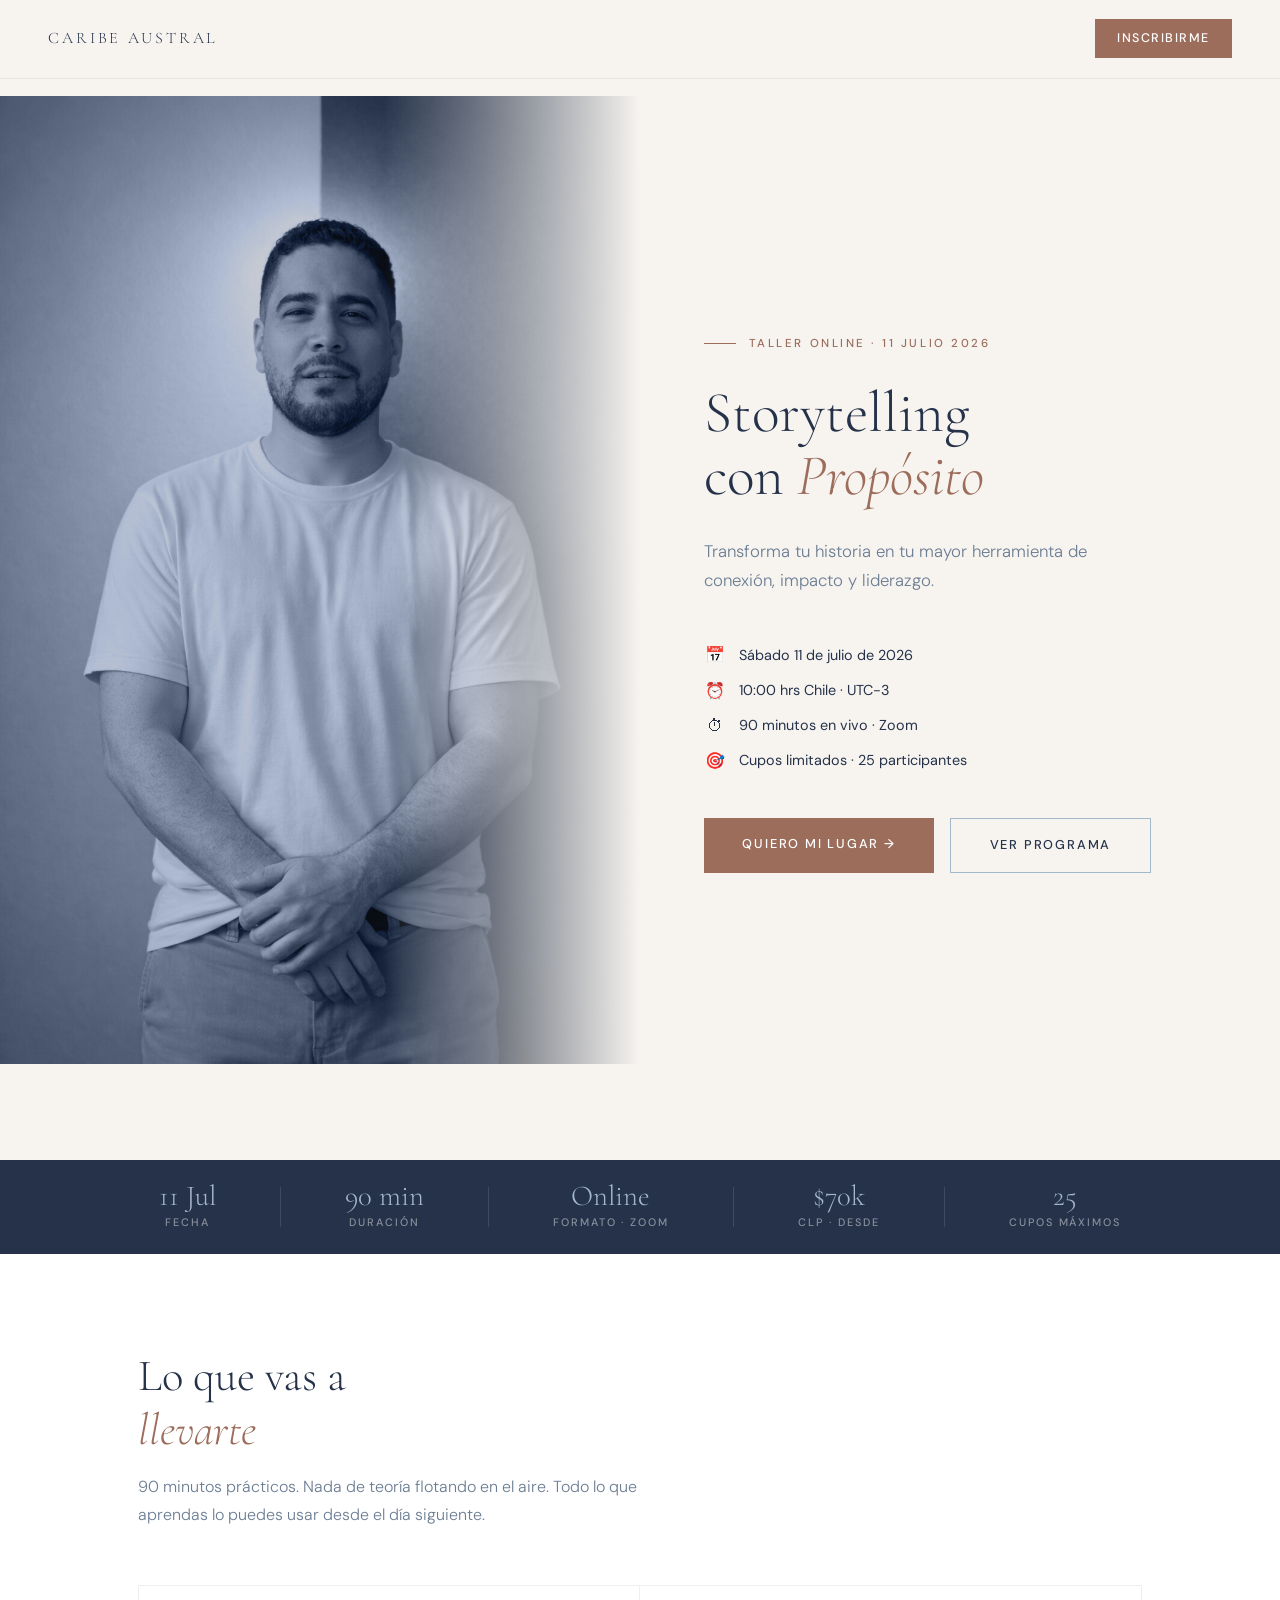
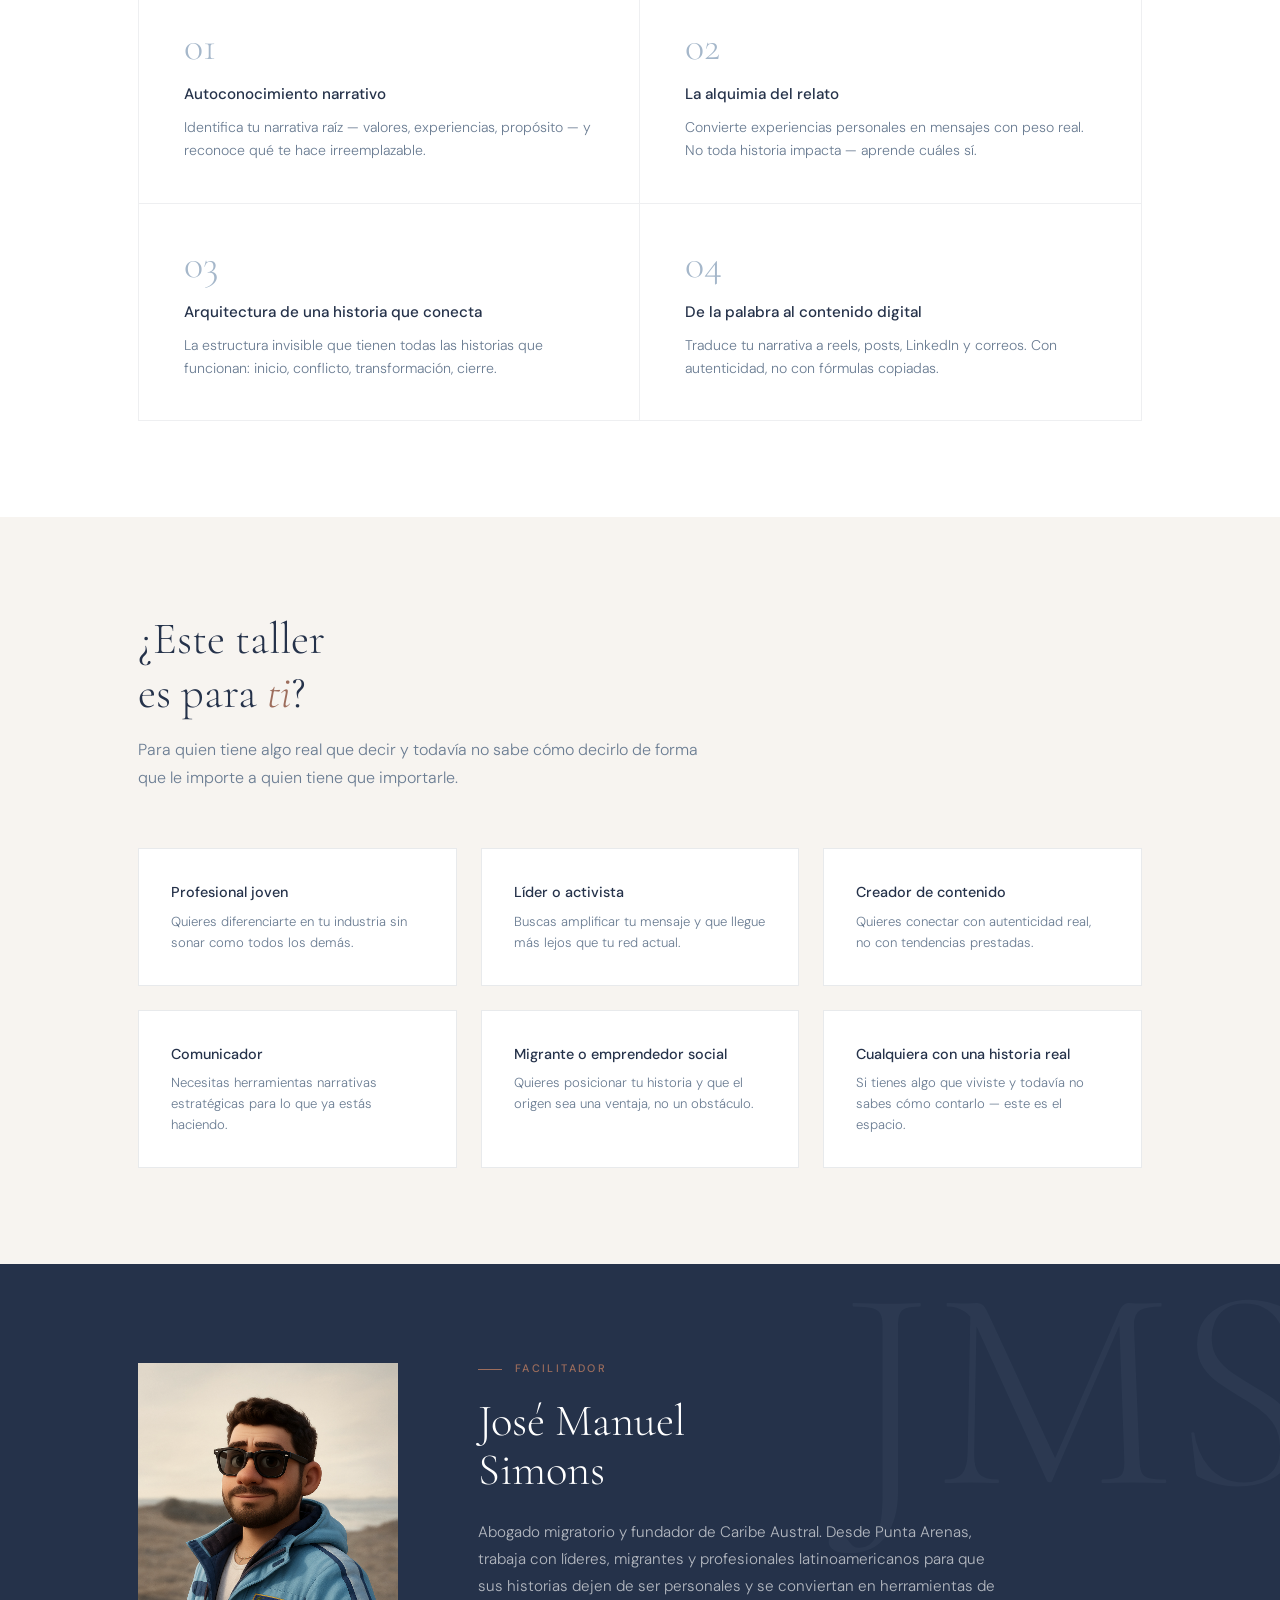
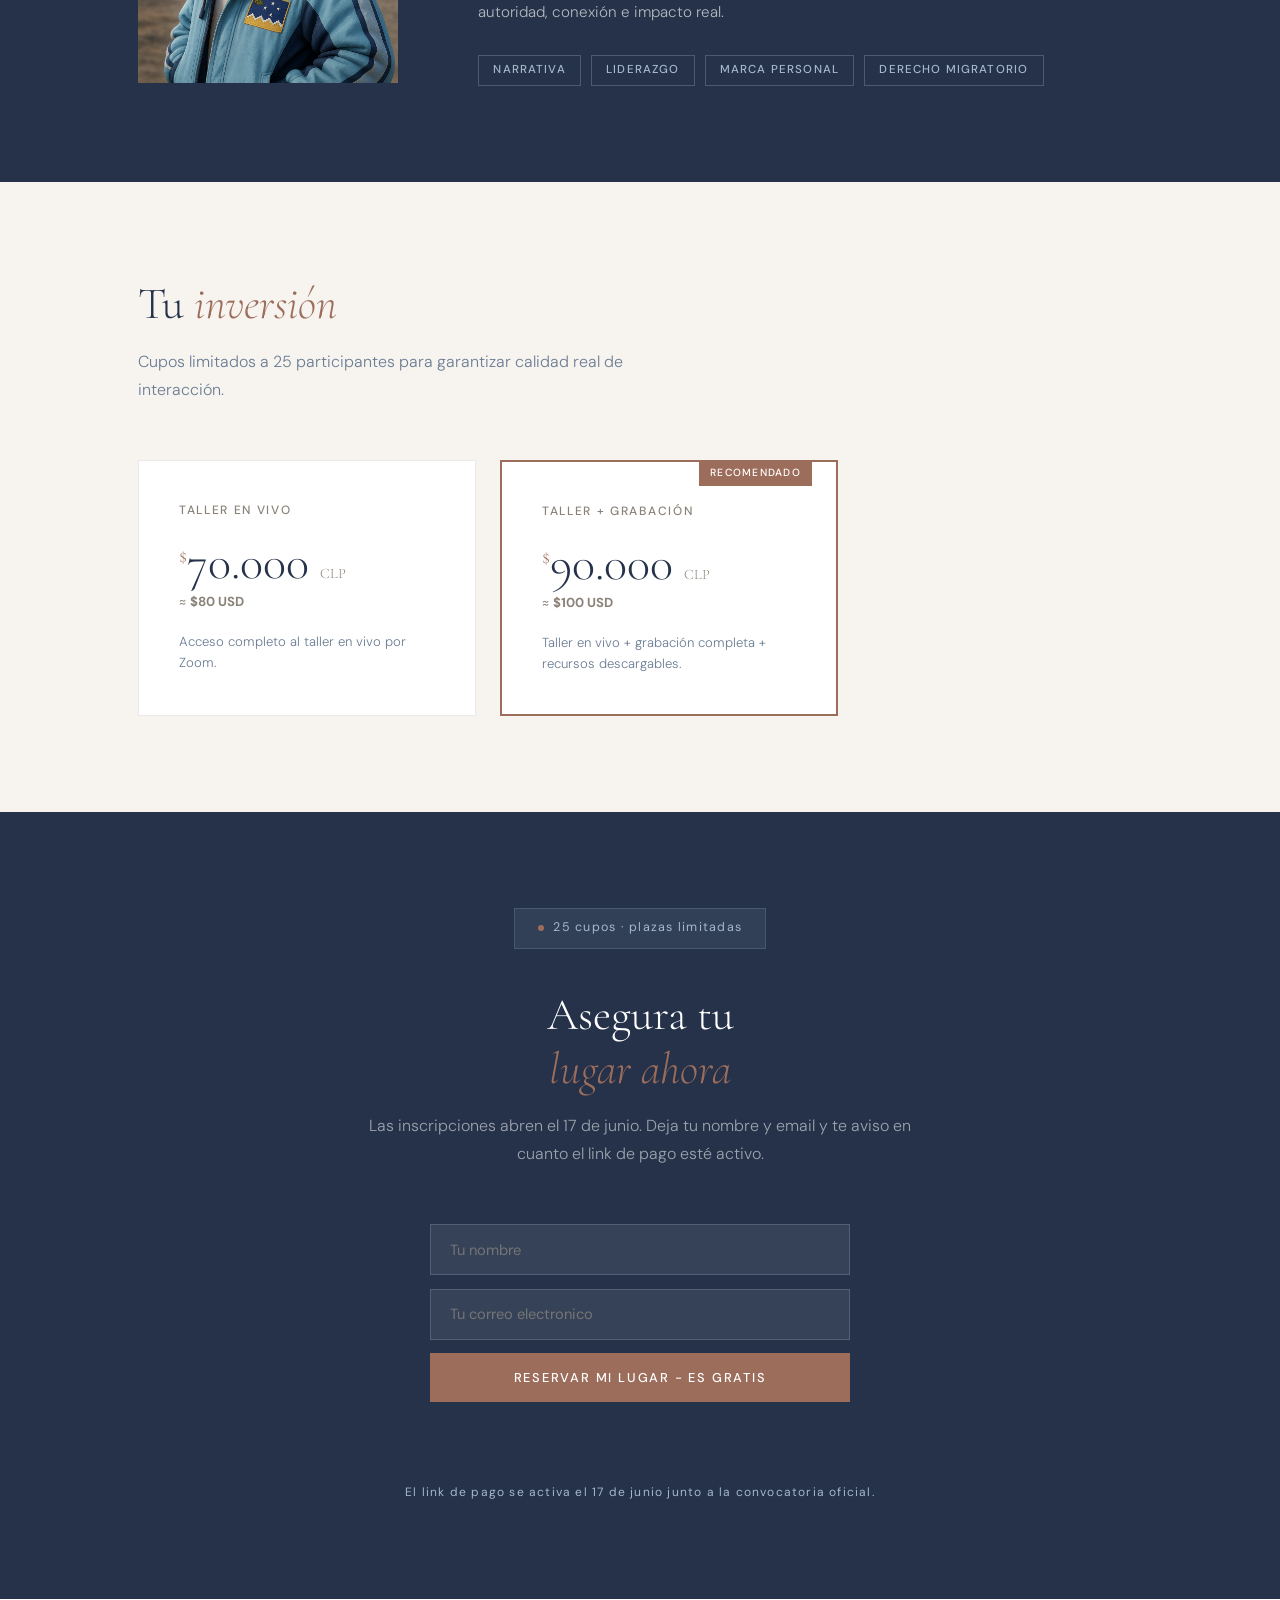
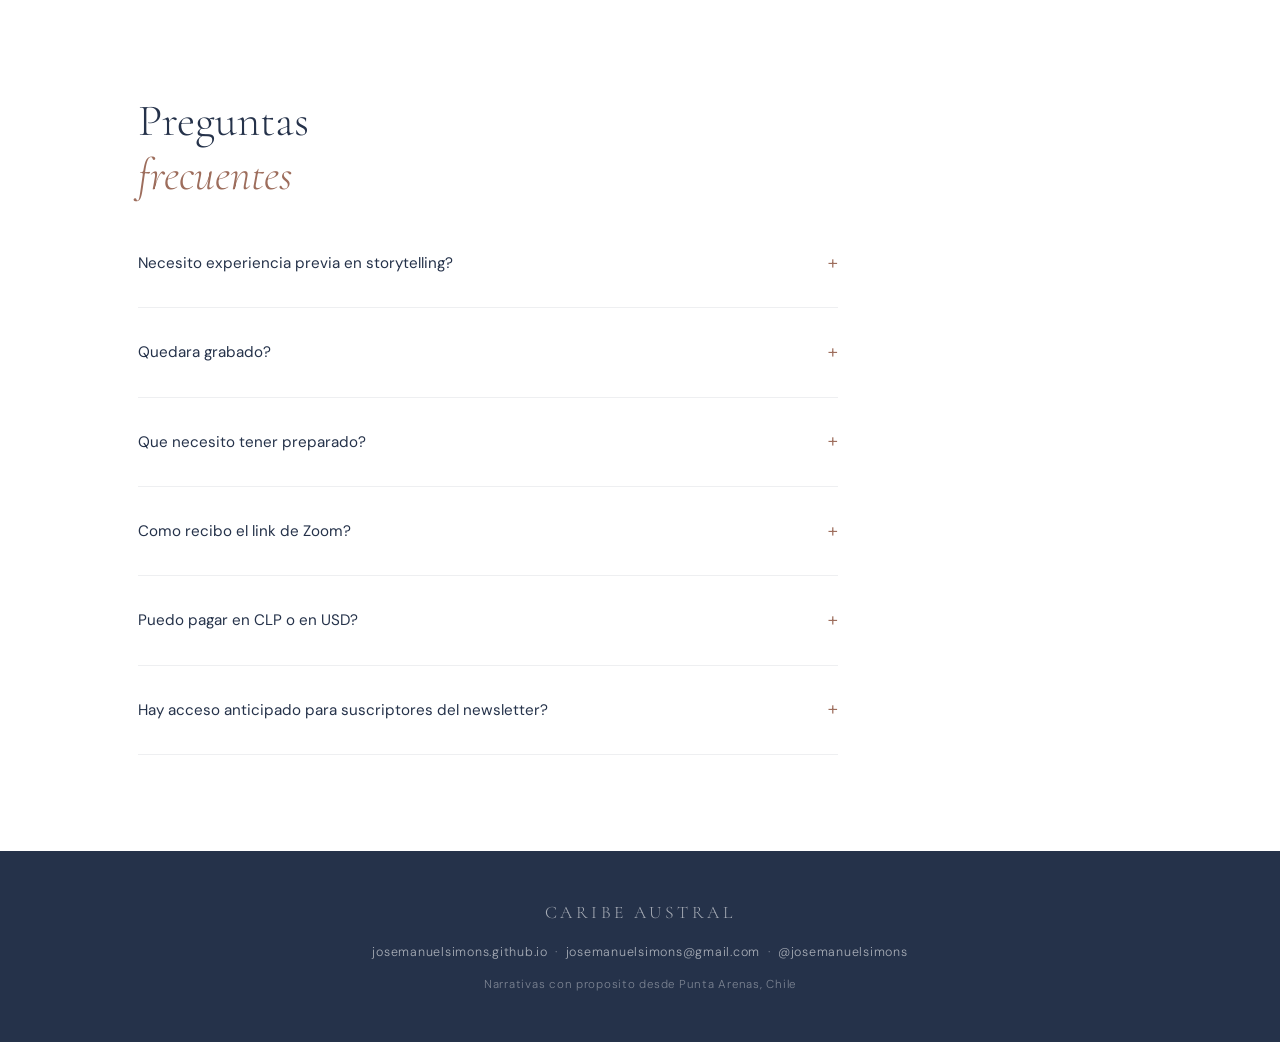
<file: taller.html>
<!DOCTYPE html>
<html lang="es">
<head>
<meta charset="UTF-8">
<meta name="robots" content="noindex">
<meta name="viewport" content="width=device-width, initial-scale=1.0">
<title>Taller Storytelling con Propósito — Caribe Austral</title>
<meta name="description" content="Transforma tu historia en tu mayor herramienta de conexión. Taller online en vivo · 11 de julio 2026 · José Manuel Simons">
<link rel="preconnect" href="https://fonts.googleapis.com">
<link rel="preconnect" href="https://fonts.gstatic.com" crossorigin>
<link href="https://fonts.googleapis.com/css2?family=Cormorant+Garamond:ital,wght@0,300;0,400;0,600;1,300;1,400&family=DM+Sans:wght@300;400;500&display=swap" rel="stylesheet">
<style>
  :root {
    --azul-claro:  #a5b7ca;
    --azul-medio:  #6b7d93;
    --azul-oscuro: #25324a;
    --terracota:   #9d6d5c;
    --blanco:      #ffffff;
    --crema:       #f7f4f0;
    --suave:       #8a8278;
  }
  *, *::before, *::after { box-sizing: border-box; margin: 0; padding: 0; }
  html { scroll-behavior: smooth; }
  body {
    font-family: 'DM Sans', sans-serif;
    background: var(--crema);
    color: var(--azul-oscuro);
    font-size: 16px;
    line-height: 1.6;
    overflow-x: hidden;
  }

  /* NAV */
  nav {
    position: fixed; top: 0; left: 0; right: 0; z-index: 100;
    padding: 1.2rem 3rem;
    display: flex; align-items: center; justify-content: space-between;
    background: rgba(247,244,240,0.92);
    backdrop-filter: blur(12px);
    border-bottom: 1px solid rgba(37,50,74,0.08);
  }
  .nav-marca {
    font-family: 'Cormorant Garamond', serif;
    font-size: 1rem; font-weight: 300; letter-spacing: 0.18em;
    text-transform: uppercase; color: var(--azul-oscuro); text-decoration: none;
  }
  .nav-cta {
    font-size: 0.78rem; font-weight: 500; letter-spacing: 0.12em;
    text-transform: uppercase; color: var(--blanco);
    background: var(--terracota); border: none; cursor: pointer;
    padding: 0.6rem 1.4rem; text-decoration: none; transition: background 0.2s;
  }
  .nav-cta:hover { background: var(--azul-oscuro); }

  /* HERO */
  .hero {
    min-height: 100vh;
    display: grid; grid-template-columns: 1fr 1fr;
    position: relative; overflow: hidden;
  }
  .hero-imagen { position: relative; background: var(--azul-oscuro); overflow: hidden; }
  .hero-imagen img {
    width: 100%; height: 100%;
    object-fit: cover; object-position: center top;
    opacity: 0.75; mix-blend-mode: luminosity; filter: contrast(1.1);
  }
  .hero-imagen::after {
    content: ''; position: absolute; inset: 0;
    background: linear-gradient(to right, transparent 60%, var(--crema));
  }
  .hero-contenido {
    display: flex; flex-direction: column; justify-content: center;
    padding: 8rem 5rem 5rem 4rem;
  }
  .hero-etiqueta {
    font-size: 0.72rem; font-weight: 500; letter-spacing: 0.22em;
    text-transform: uppercase; color: var(--terracota);
    margin-bottom: 1.8rem; display: flex; align-items: center; gap: 0.8rem;
  }
  .hero-etiqueta::before { content: ''; display: block; width: 2rem; height: 1px; background: var(--terracota); }
  .hero-titulo {
    font-family: 'Cormorant Garamond', serif;
    font-size: clamp(2.8rem, 4.5vw, 4.4rem);
    font-weight: 300; line-height: 1.1; color: var(--azul-oscuro); margin-bottom: 1.8rem;
  }
  .hero-titulo em { font-style: italic; color: var(--terracota); }
  .hero-subtitulo {
    font-size: 1.05rem; font-weight: 300; color: var(--azul-medio);
    max-width: 38ch; margin-bottom: 3rem; line-height: 1.7;
  }
  .hero-datos { display: flex; flex-direction: column; gap: 0.6rem; margin-bottom: 2.8rem; }
  .hero-dato { display: flex; align-items: center; gap: 0.8rem; font-size: 0.9rem; color: var(--azul-oscuro); }
  .hero-dato span.icono { font-size: 1rem; width: 1.4rem; text-align: center; }
  .hero-botones { display: flex; gap: 1rem; flex-wrap: wrap; }
  .btn-primario {
    display: inline-block; font-size: 0.8rem; font-weight: 500; letter-spacing: 0.14em;
    text-transform: uppercase; color: var(--blanco);
    background: var(--terracota); padding: 1rem 2.4rem;
    text-decoration: none; border: none; cursor: pointer;
    transition: background 0.2s, transform 0.2s;
  }
  .btn-primario:hover { background: var(--azul-oscuro); transform: translateY(-1px); }
  .btn-secundario {
    display: inline-block; font-size: 0.8rem; font-weight: 500; letter-spacing: 0.14em;
    text-transform: uppercase; color: var(--azul-oscuro);
    background: transparent; padding: 1rem 2.4rem;
    text-decoration: none; border: 1px solid var(--azul-claro); transition: border-color 0.2s;
  }
  .btn-secundario:hover { border-color: var(--azul-oscuro); }

  /* FRANJA */
  .franja-fecha {
    background: var(--azul-oscuro); color: var(--blanco);
    padding: 1.4rem 3rem; display: flex; align-items: center;
    justify-content: center; gap: 4rem; flex-wrap: wrap;
  }
  .franja-item { display: flex; flex-direction: column; align-items: center; gap: 0.2rem; }
  .franja-valor {
    font-family: 'Cormorant Garamond', serif;
    font-size: 1.8rem; font-weight: 300; line-height: 1; color: var(--azul-claro);
  }
  .franja-label {
    font-size: 0.68rem; font-weight: 500; letter-spacing: 0.18em;
    text-transform: uppercase; color: rgba(255,255,255,0.45);
  }
  .franja-sep { width: 1px; height: 2.5rem; background: rgba(255,255,255,0.12); }

  /* SECCIONES GENÉRICAS */
  section { padding: 6rem 0; }
  .contenedor { max-width: 1100px; margin: 0 auto; padding: 0 3rem; }
  .titulo-seccion {
    font-family: 'Cormorant Garamond', serif;
    font-size: clamp(2rem, 3.5vw, 3rem);
    font-weight: 300; line-height: 1.2; color: var(--azul-oscuro); margin-bottom: 1rem;
  }
  .titulo-seccion em { font-style: italic; color: var(--terracota); }
  .bajada-seccion {
    font-size: 1rem; font-weight: 300; color: var(--azul-medio);
    max-width: 52ch; margin-bottom: 3.5rem; line-height: 1.75;
  }

  /* QUÉ APRENDERÁS */
  .aprendizajes { background: var(--blanco); }
  .aprendizajes-grid {
    display: grid; grid-template-columns: repeat(2, 1fr);
    gap: 0; border: 1px solid rgba(37,50,74,0.08);
  }
  .aprendizaje-item {
    padding: 2.5rem 2.8rem;
    border-right: 1px solid rgba(37,50,74,0.08);
    border-bottom: 1px solid rgba(37,50,74,0.08);
    transition: background 0.2s;
  }
  .aprendizaje-item:nth-child(2n) { border-right: none; }
  .aprendizaje-item:nth-last-child(-n+2) { border-bottom: none; }
  .aprendizaje-item:hover { background: var(--crema); }
  .aprendizaje-num {
    font-family: 'Cormorant Garamond', serif;
    font-size: 2.5rem; font-weight: 300; color: var(--azul-claro); line-height: 1; margin-bottom: 1rem;
  }
  .aprendizaje-titulo { font-size: 0.95rem; font-weight: 500; color: var(--azul-oscuro); margin-bottom: 0.6rem; }
  .aprendizaje-desc { font-size: 0.88rem; font-weight: 300; color: var(--azul-medio); line-height: 1.65; }

  /* PARA QUIÉN */
  .para-quien { background: var(--crema); }
  .audiencia-grid { display: grid; grid-template-columns: repeat(3, 1fr); gap: 1.5rem; }
  .audiencia-item {
    padding: 2rem; border: 1px solid rgba(37,50,74,0.1); background: var(--blanco);
    position: relative; overflow: hidden; transition: transform 0.2s, box-shadow 0.2s;
  }
  .audiencia-item::before {
    content: ''; position: absolute; top: 0; left: 0; width: 3px; height: 100%;
    background: var(--terracota); transform: scaleY(0); transform-origin: bottom; transition: transform 0.3s;
  }
  .audiencia-item:hover { transform: translateY(-3px); box-shadow: 0 12px 40px rgba(37,50,74,0.08); }
  .audiencia-item:hover::before { transform: scaleY(1); }
  .audiencia-titulo { font-size: 0.9rem; font-weight: 500; color: var(--azul-oscuro); margin-bottom: 0.4rem; }
  .audiencia-desc { font-size: 0.82rem; font-weight: 300; color: var(--azul-medio); line-height: 1.6; }

  /* FACILITADOR */
  .facilitador { background: var(--azul-oscuro); color: var(--blanco); overflow: hidden; position: relative; }
  .facilitador::before {
    content: 'JMS'; position: absolute; right: -2rem; top: -1rem;
    font-family: 'Cormorant Garamond', serif;
    font-size: 18rem; font-weight: 300; line-height: 1;
    color: rgba(165,183,202,0.05); pointer-events: none; white-space: nowrap;
  }
  .facilitador-grid {
    display: grid; grid-template-columns: auto 1fr; gap: 5rem;
    align-items: center; position: relative; z-index: 1;
  }
  .facilitador-foto {
    width: 260px; height: 320px; object-fit: cover; object-position: center top;
    filter: grayscale(30%) contrast(1.05);
  }
  .facilitador-etiqueta {
    font-size: 0.68rem; font-weight: 500; letter-spacing: 0.22em;
    text-transform: uppercase; color: var(--terracota); margin-bottom: 1.2rem;
    display: flex; align-items: center; gap: 0.8rem;
  }
  .facilitador-etiqueta::before { content: ''; display: block; width: 1.5rem; height: 1px; background: var(--terracota); }
  .facilitador-nombre {
    font-family: 'Cormorant Garamond', serif;
    font-size: 2.8rem; font-weight: 300; line-height: 1.1; margin-bottom: 1.5rem;
  }
  .facilitador-bio {
    font-size: 0.95rem; font-weight: 300;
    color: rgba(255,255,255,0.65); max-width: 52ch; line-height: 1.75;
  }
  .facilitador-tags { display: flex; gap: 0.6rem; flex-wrap: wrap; margin-top: 1.8rem; }
  .tag {
    font-size: 0.72rem; font-weight: 500; letter-spacing: 0.1em; text-transform: uppercase;
    padding: 0.35rem 0.9rem; border: 1px solid rgba(165,183,202,0.3); color: var(--azul-claro);
  }

  /* PRECIOS */
  .precios { background: var(--crema); }
  .precios-grid { display: grid; grid-template-columns: 1fr 1fr; gap: 1.5rem; max-width: 700px; }
  .precio-card {
    padding: 2.5rem; background: var(--blanco);
    border: 1px solid rgba(37,50,74,0.1);
    position: relative; transition: transform 0.2s, box-shadow 0.2s;
  }
  .precio-card.destacado { border-color: var(--terracota); border-width: 2px; }
  .precio-card.destacado::after {
    content: 'Recomendado'; position: absolute; top: -1px; right: 1.5rem;
    background: var(--terracota); color: var(--blanco);
    font-size: 0.65rem; font-weight: 500; letter-spacing: 0.12em;
    text-transform: uppercase; padding: 0.25rem 0.7rem;
  }
  .precio-card:hover { transform: translateY(-3px); box-shadow: 0 16px 40px rgba(37,50,74,0.09); }
  .precio-modalidad {
    font-size: 0.75rem; font-weight: 500; letter-spacing: 0.14em;
    text-transform: uppercase; color: var(--suave); margin-bottom: 1.2rem;
  }
  .precio-valor {
    font-family: 'Cormorant Garamond', serif;
    font-size: 3rem; font-weight: 300; line-height: 1; color: var(--azul-oscuro); margin-bottom: 0.2rem;
  }
  .precio-moneda { font-size: 1.2rem; vertical-align: top; line-height: 1.8; color: var(--terracota); }
  .precio-usd { font-size: 0.82rem; color: var(--suave); margin-bottom: 1.2rem; }
  .precio-incluye { font-size: 0.82rem; font-weight: 300; color: var(--azul-medio); line-height: 1.6; }

  /* INSCRIPCIÓN */
  .inscripcion {
    background: var(--azul-oscuro); color: var(--blanco);
    text-align: center; padding: 6rem 3rem;
  }
  .inscripcion .titulo-seccion { color: var(--blanco); }
  .inscripcion .bajada-seccion { color: rgba(255,255,255,0.55); margin-left: auto; margin-right: auto; }
  .inscripcion-cupos {
    display: inline-flex; align-items: center; gap: 0.6rem;
    background: rgba(165,183,202,0.1); border: 1px solid rgba(165,183,202,0.2);
    padding: 0.6rem 1.4rem; margin-bottom: 2.5rem;
    font-size: 0.78rem; letter-spacing: 0.1em; color: var(--azul-claro);
  }
  .inscripcion-cupos::before {
    content: ''; display: block; width: 6px; height: 6px; border-radius: 50%;
    background: var(--terracota); animation: pulso 1.8s ease-in-out infinite;
  }
  @keyframes pulso {
    0%, 100% { opacity: 1; transform: scale(1); }
    50% { opacity: 0.4; transform: scale(1.4); }
  }
  .inscripcion-aviso {
    display: inline-block; font-size: 0.75rem; letter-spacing: 0.1em;
    color: var(--azul-claro); margin-top: 1.5rem;
  }

  /* FAQ */
  .faq { background: var(--blanco); }
  .faq-lista { max-width: 700px; }
  .faq-item { border-bottom: 1px solid rgba(37,50,74,0.08); padding: 1.8rem 0; }
  .faq-pregunta {
    display: flex; justify-content: space-between; align-items: center;
    cursor: pointer; gap: 1rem; font-size: 0.95rem; color: var(--azul-oscuro); list-style: none;
  }
  .faq-pregunta::-webkit-details-marker { display: none; }
  .faq-pregunta::after {
    content: '+'; font-size: 1.2rem; font-weight: 300;
    color: var(--terracota); flex-shrink: 0; transition: transform 0.2s;
  }
  details[open] .faq-pregunta::after { transform: rotate(45deg); }
  .faq-respuesta {
    font-size: 0.88rem; font-weight: 300;
    color: var(--azul-medio); line-height: 1.7; padding-top: 1rem; max-width: 58ch;
  }

  /* FOOTER */
  footer {
    background: var(--azul-oscuro); color: rgba(255,255,255,0.4);
    padding: 3rem; text-align: center;
    font-size: 0.78rem; font-weight: 300; letter-spacing: 0.06em;
  }
  footer a { color: rgba(255,255,255,0.6); text-decoration: none; transition: color 0.2s; }
  footer a:hover { color: var(--blanco); }
  footer .footer-marca {
    font-family: 'Cormorant Garamond', serif;
    font-size: 1.1rem; font-weight: 300; letter-spacing: 0.2em;
    text-transform: uppercase; color: rgba(255,255,255,0.6); display: block; margin-bottom: 1rem;
  }

  /* ANIMACIONES */
  .aparecer { opacity: 0; transform: translateY(24px); transition: opacity 0.7s ease, transform 0.7s ease; }
  .aparecer.visible { opacity: 1; transform: translateY(0); }

  /* RESPONSIVE */
  @media (max-width: 900px) {
    .hero { grid-template-columns: 1fr; min-height: auto; }
    .hero-imagen { height: 50vw; }
    .hero-imagen::after { background: linear-gradient(to bottom, transparent 60%, var(--crema)); }
    .hero-contenido { padding: 4rem 2rem 3rem; }
    .facilitador-grid { grid-template-columns: 1fr; gap: 2.5rem; }
    .facilitador-foto { width: 100%; height: 280px; }
    .aprendizajes-grid { grid-template-columns: 1fr; }
    .aprendizaje-item { border-right: none; }
    .aprendizaje-item:nth-last-child(-n+2) { border-bottom: 1px solid rgba(37,50,74,0.08); }
    .aprendizaje-item:last-child { border-bottom: none; }
    .audiencia-grid { grid-template-columns: 1fr 1fr; }
    .precios-grid { grid-template-columns: 1fr; }
    .franja-fecha { gap: 2rem; }
    nav { padding: 1rem 1.5rem; }
    .contenedor { padding: 0 1.5rem; }
    section { padding: 4rem 0; }
  }
  @media (max-width: 580px) {
    .audiencia-grid { grid-template-columns: 1fr; }
    .hero-botones { flex-direction: column; }
    .btn-primario, .btn-secundario { text-align: center; }
  }
</style>
</head>
<body>

<!-- NAV -->
<nav>
  <a href="https://josemanuelsimons.github.io" class="nav-marca">Caribe Austral</a>
  <a href="#inscripcion" class="nav-cta">Inscribirme</a>
</nav>

<!-- HERO -->
<section class="hero">
  <div class="hero-imagen">
    <img src="img/foto-iluminado.jpg" alt="José Manuel Simons">
  </div>
  <div class="hero-contenido aparecer">
    <div class="hero-etiqueta">Taller Online · 11 julio 2026</div>
    <h1 class="hero-titulo">Storytelling<br>con <em>Propósito</em></h1>
    <p class="hero-subtitulo">Transforma tu historia en tu mayor herramienta de conexión, impacto y liderazgo.</p>
    <div class="hero-datos">
      <div class="hero-dato"><span class="icono">📅</span> Sábado 11 de julio de 2026</div>
      <div class="hero-dato"><span class="icono">⏰</span> 10:00 hrs Chile · UTC-3</div>
      <div class="hero-dato"><span class="icono">⏱</span> 90 minutos en vivo · Zoom</div>
      <div class="hero-dato"><span class="icono">🎯</span> Cupos limitados · 25 participantes</div>
    </div>
    <div class="hero-botones">
      <a href="#inscripcion" class="btn-primario">Quiero mi lugar →</a>
      <a href="#que-aprenderas" class="btn-secundario">Ver programa</a>
    </div>
  </div>
</section>

<!-- FRANJA -->
<div class="franja-fecha">
  <div class="franja-item">
    <div class="franja-valor">11 Jul</div>
    <div class="franja-label">Fecha</div>
  </div>
  <div class="franja-sep"></div>
  <div class="franja-item">
    <div class="franja-valor">90 min</div>
    <div class="franja-label">Duración</div>
  </div>
  <div class="franja-sep"></div>
  <div class="franja-item">
    <div class="franja-valor">Online</div>
    <div class="franja-label">Formato · Zoom</div>
  </div>
  <div class="franja-sep"></div>
  <div class="franja-item">
    <div class="franja-valor">$70k</div>
    <div class="franja-label">CLP · desde</div>
  </div>
  <div class="franja-sep"></div>
  <div class="franja-item">
    <div class="franja-valor">25</div>
    <div class="franja-label">Cupos máximos</div>
  </div>
</div>

<!-- QUÉ APRENDERÁS -->
<section class="aprendizajes" id="que-aprenderas">
  <div class="contenedor">
    <div class="aparecer">
      <h2 class="titulo-seccion">Lo que vas a<br><em>llevarte</em></h2>
      <p class="bajada-seccion">90 minutos prácticos. Nada de teoría flotando en el aire. Todo lo que aprendas lo puedes usar desde el día siguiente.</p>
    </div>
    <div class="aprendizajes-grid aparecer">
      <div class="aprendizaje-item">
        <div class="aprendizaje-num">01</div>
        <div class="aprendizaje-titulo">Autoconocimiento narrativo</div>
        <div class="aprendizaje-desc">Identifica tu narrativa raíz — valores, experiencias, propósito — y reconoce qué te hace irreemplazable.</div>
      </div>
      <div class="aprendizaje-item">
        <div class="aprendizaje-num">02</div>
        <div class="aprendizaje-titulo">La alquimia del relato</div>
        <div class="aprendizaje-desc">Convierte experiencias personales en mensajes con peso real. No toda historia impacta — aprende cuáles sí.</div>
      </div>
      <div class="aprendizaje-item">
        <div class="aprendizaje-num">03</div>
        <div class="aprendizaje-titulo">Arquitectura de una historia que conecta</div>
        <div class="aprendizaje-desc">La estructura invisible que tienen todas las historias que funcionan: inicio, conflicto, transformación, cierre.</div>
      </div>
      <div class="aprendizaje-item">
        <div class="aprendizaje-num">04</div>
        <div class="aprendizaje-titulo">De la palabra al contenido digital</div>
        <div class="aprendizaje-desc">Traduce tu narrativa a reels, posts, LinkedIn y correos. Con autenticidad, no con fórmulas copiadas.</div>
      </div>
    </div>
  </div>
</section>

<!-- PARA QUIÉN -->
<section class="para-quien" id="para-quien">
  <div class="contenedor">
    <div class="aparecer">
      <h2 class="titulo-seccion">¿Este taller<br>es para <em>ti</em>?</h2>
      <p class="bajada-seccion">Para quien tiene algo real que decir y todavía no sabe cómo decirlo de forma que le importe a quien tiene que importarle.</p>
    </div>
    <div class="audiencia-grid aparecer">
      <div class="audiencia-item">
        <div class="audiencia-titulo">Profesional joven</div>
        <div class="audiencia-desc">Quieres diferenciarte en tu industria sin sonar como todos los demás.</div>
      </div>
      <div class="audiencia-item">
        <div class="audiencia-titulo">Líder o activista</div>
        <div class="audiencia-desc">Buscas amplificar tu mensaje y que llegue más lejos que tu red actual.</div>
      </div>
      <div class="audiencia-item">
        <div class="audiencia-titulo">Creador de contenido</div>
        <div class="audiencia-desc">Quieres conectar con autenticidad real, no con tendencias prestadas.</div>
      </div>
      <div class="audiencia-item">
        <div class="audiencia-titulo">Comunicador</div>
        <div class="audiencia-desc">Necesitas herramientas narrativas estratégicas para lo que ya estás haciendo.</div>
      </div>
      <div class="audiencia-item">
        <div class="audiencia-titulo">Migrante o emprendedor social</div>
        <div class="audiencia-desc">Quieres posicionar tu historia y que el origen sea una ventaja, no un obstáculo.</div>
      </div>
      <div class="audiencia-item">
        <div class="audiencia-titulo">Cualquiera con una historia real</div>
        <div class="audiencia-desc">Si tienes algo que viviste y todavía no sabes cómo contarlo — este es el espacio.</div>
      </div>
    </div>
  </div>
</section>

<!-- FACILITADOR -->
<section class="facilitador">
  <div class="contenedor">
    <div class="facilitador-grid aparecer">
      <img src="img/chaqueta.jpg" alt="José Manuel Simons" class="facilitador-foto">
      <div>
        <div class="facilitador-etiqueta">Facilitador</div>
        <h2 class="facilitador-nombre">José Manuel<br>Simons</h2>
        <p class="facilitador-bio">
          Abogado migratorio y fundador de Caribe Austral. Desde Punta Arenas, trabaja con líderes, migrantes y profesionales latinoamericanos para que sus historias dejen de ser personales y se conviertan en herramientas de autoridad, conexión e impacto real.
        </p>
        <div class="facilitador-tags">
          <span class="tag">Narrativa</span>
          <span class="tag">Liderazgo</span>
          <span class="tag">Marca Personal</span>
          <span class="tag">Derecho Migratorio</span>
        </div>
      </div>
    </div>
  </div>
</section>

<!-- PRECIOS -->
<section class="precios" id="precios">
  <div class="contenedor">
    <div class="aparecer">
      <h2 class="titulo-seccion">Tu <em>inversión</em></h2>
      <p class="bajada-seccion">Cupos limitados a 25 participantes para garantizar calidad real de interacción.</p>
    </div>
    <div class="precios-grid aparecer">
      <div class="precio-card">
        <div class="precio-modalidad">Taller en vivo</div>
        <div class="precio-valor"><span class="precio-moneda">$</span>70.000 <small style="font-size:0.9rem;color:var(--suave)">CLP</small></div>
        <div class="precio-usd">≈ <strong>$80 USD</strong></div>
        <div class="precio-incluye">Acceso completo al taller en vivo por Zoom.</div>
      </div>
      <div class="precio-card destacado">
        <div class="precio-modalidad">Taller + grabación</div>
        <div class="precio-valor"><span class="precio-moneda">$</span>90.000 <small style="font-size:0.9rem;color:var(--suave)">CLP</small></div>
        <div class="precio-usd">≈ <strong>$100 USD</strong></div>
        <div class="precio-incluye">Taller en vivo + grabación completa + recursos descargables.</div>
      </div>
    </div>
  </div>
</section>

<!-- INSCRIPCIÓN -->
<section class="inscripcion" id="inscripcion">
  <div class="contenedor">
    <div class="inscripcion-cupos aparecer">25 cupos · plazas limitadas</div>
    <h2 class="titulo-seccion aparecer">Asegura tu<br><em>lugar ahora</em></h2>
    <p class="bajada-seccion aparecer">Las inscripciones abren el 17 de junio. Deja tu nombre y email y te aviso en cuanto el link de pago esté activo.</p>

    <form id="form-taller" class="aparecer" onsubmit="enviarTaller(event)"
      style="max-width:420px;margin:0 auto 1.5rem;display:flex;flex-direction:column;gap:0.85rem;">
      <input type="text" id="t-nombre" name="nombre" required placeholder="Tu nombre"
        style="padding:0.9rem 1.2rem;background:rgba(255,255,255,0.08);border:1px solid rgba(165,183,202,0.25);color:var(--blanco);font-family:inherit;font-size:0.92rem;outline:none;transition:border 0.2s;"
        onfocus="this.style.borderColor='rgba(165,183,202,0.6)'"
        onblur="this.style.borderColor='rgba(165,183,202,0.25)'">
      <input type="email" id="t-email" name="email" required placeholder="Tu correo electronico"
        style="padding:0.9rem 1.2rem;background:rgba(255,255,255,0.08);border:1px solid rgba(165,183,202,0.25);color:var(--blanco);font-family:inherit;font-size:0.92rem;outline:none;transition:border 0.2s;"
        onfocus="this.style.borderColor='rgba(165,183,202,0.6)'"
        onblur="this.style.borderColor='rgba(165,183,202,0.25)'">
      <button type="submit" id="t-btn" class="btn-primario"
        style="border:none;cursor:pointer;font-family:inherit;width:100%;">
        Reservar mi lugar - Es gratis
      </button>
      <p id="t-msg" style="font-size:0.82rem;color:var(--azul-claro);min-height:1.2rem;text-align:center;"></p>
    </form>

    <span class="inscripcion-aviso">El link de pago se activa el 17 de junio junto a la convocatoria oficial.</span>
  </div>
</section>

<!-- FAQ -->
<section class="faq" id="faq">
  <div class="contenedor">
    <div class="aparecer">
      <h2 class="titulo-seccion">Preguntas<br><em>frecuentes</em></h2>
    </div>
    <div class="faq-lista aparecer">
      <details class="faq-item">
        <summary class="faq-pregunta">Necesito experiencia previa en storytelling?</summary>
        <p class="faq-respuesta">No. El taller esta disenado para nivel introductorio-intermedio. Solo necesitas ganas de explorar tu historia y trabajar con ella.</p>
      </details>
      <details class="faq-item">
        <summary class="faq-pregunta">Quedara grabado?</summary>
        <p class="faq-respuesta">El taller es en vivo para maximizar la interaccion. Si te inscribes en la modalidad con grabacion ($90.000 CLP / $100 USD), recibiras el video completo despues del evento.</p>
      </details>
      <details class="faq-item">
        <summary class="faq-pregunta">Que necesito tener preparado?</summary>
        <p class="faq-respuesta">Solo tu disposicion a participar, un cuaderno para tomar notas y ganas de trabajar en tus propias historias. Sin preparacion tecnica requerida.</p>
      </details>
      <details class="faq-item">
        <summary class="faq-pregunta">Como recibo el link de Zoom?</summary>
        <p class="faq-respuesta">Recibiras el link de acceso por email al confirmar tu inscripcion y pago. Tambien te llegara un recordatorio 24 horas antes del taller.</p>
      </details>
      <details class="faq-item">
        <summary class="faq-pregunta">Puedo pagar en CLP o en USD?</summary>
        <p class="faq-respuesta">Puedes pagar en cualquiera de los dos. Para Chile: $70.000 CLP (en vivo) o $90.000 CLP (con grabacion). Para el resto de Latinoamerica: $80 USD o $100 USD.</p>
      </details>
      <details class="faq-item">
        <summary class="faq-pregunta">Hay acceso anticipado para suscriptores del newsletter?</summary>
        <p class="faq-respuesta">Si. Si ya eres suscriptor de Caribe Austral, recibiras el link de inscripcion antes que el publico general el 17 de junio. Suscribete en la pagina principal.</p>
      </details>
    </div>
  </div>
</section>

<!-- FOOTER -->
<footer>
  <span class="footer-marca">Caribe Austral</span>
  <p>
    <a href="https://josemanuelsimons.github.io">josemanuelsimons.github.io</a>
    &nbsp;&middot;&nbsp;
    <a href="mailto:josemanuelsimons@gmail.com">josemanuelsimons@gmail.com</a>
    &nbsp;&middot;&nbsp;
    <a href="https://www.instagram.com/josemanuelsimons" target="_blank" rel="noopener">@josemanuelsimons</a>
  </p>
  <p style="margin-top:0.8rem;font-size:0.72rem;">Narrativas con proposito desde Punta Arenas, Chile</p>
</footer>

<script>
async function enviarTaller(e) {
  e.preventDefault();
  var btn    = document.getElementById('t-btn');
  var msg    = document.getElementById('t-msg');
  var nombre = document.getElementById('t-nombre').value.trim();
  var email  = document.getElementById('t-email').value.trim();
  btn.textContent = 'Enviando...';
  btn.disabled = true;
  msg.textContent = '';
  try {
    await fetch('https://hook.us2.make.com/hajqqqawmlyh7dh9ilx7acjgmwo3wo86', {
      method: 'POST',
      headers: {'Content-Type': 'application/json'},
      body: JSON.stringify({nombre: nombre, email: email, fuente: 'Taller Landing'})
    });
    btn.textContent = 'Listo! Te escribo pronto.';
    document.getElementById('t-nombre').value = '';
    document.getElementById('t-email').value  = '';
    msg.textContent = 'Recibiras un email de confirmacion en breve.';
  } catch(err) {
    btn.textContent = 'Reservar mi lugar - Es gratis';
    btn.disabled = false;
    msg.textContent = 'Hubo un error. Intenta de nuevo.';
  }
}

var elementos = document.querySelectorAll('.aparecer');
var obs = new IntersectionObserver(function(entries) {
  entries.forEach(function(entry, i) {
    if (entry.isIntersecting) {
      setTimeout(function() { entry.target.classList.add('visible'); }, i * 80);
      obs.unobserve(entry.target);
    }
  });
}, {threshold: 0.1, rootMargin: '0px 0px -40px 0px'});
elementos.forEach(function(el) { obs.observe(el); });
</script>

</body>
</html>
</file>
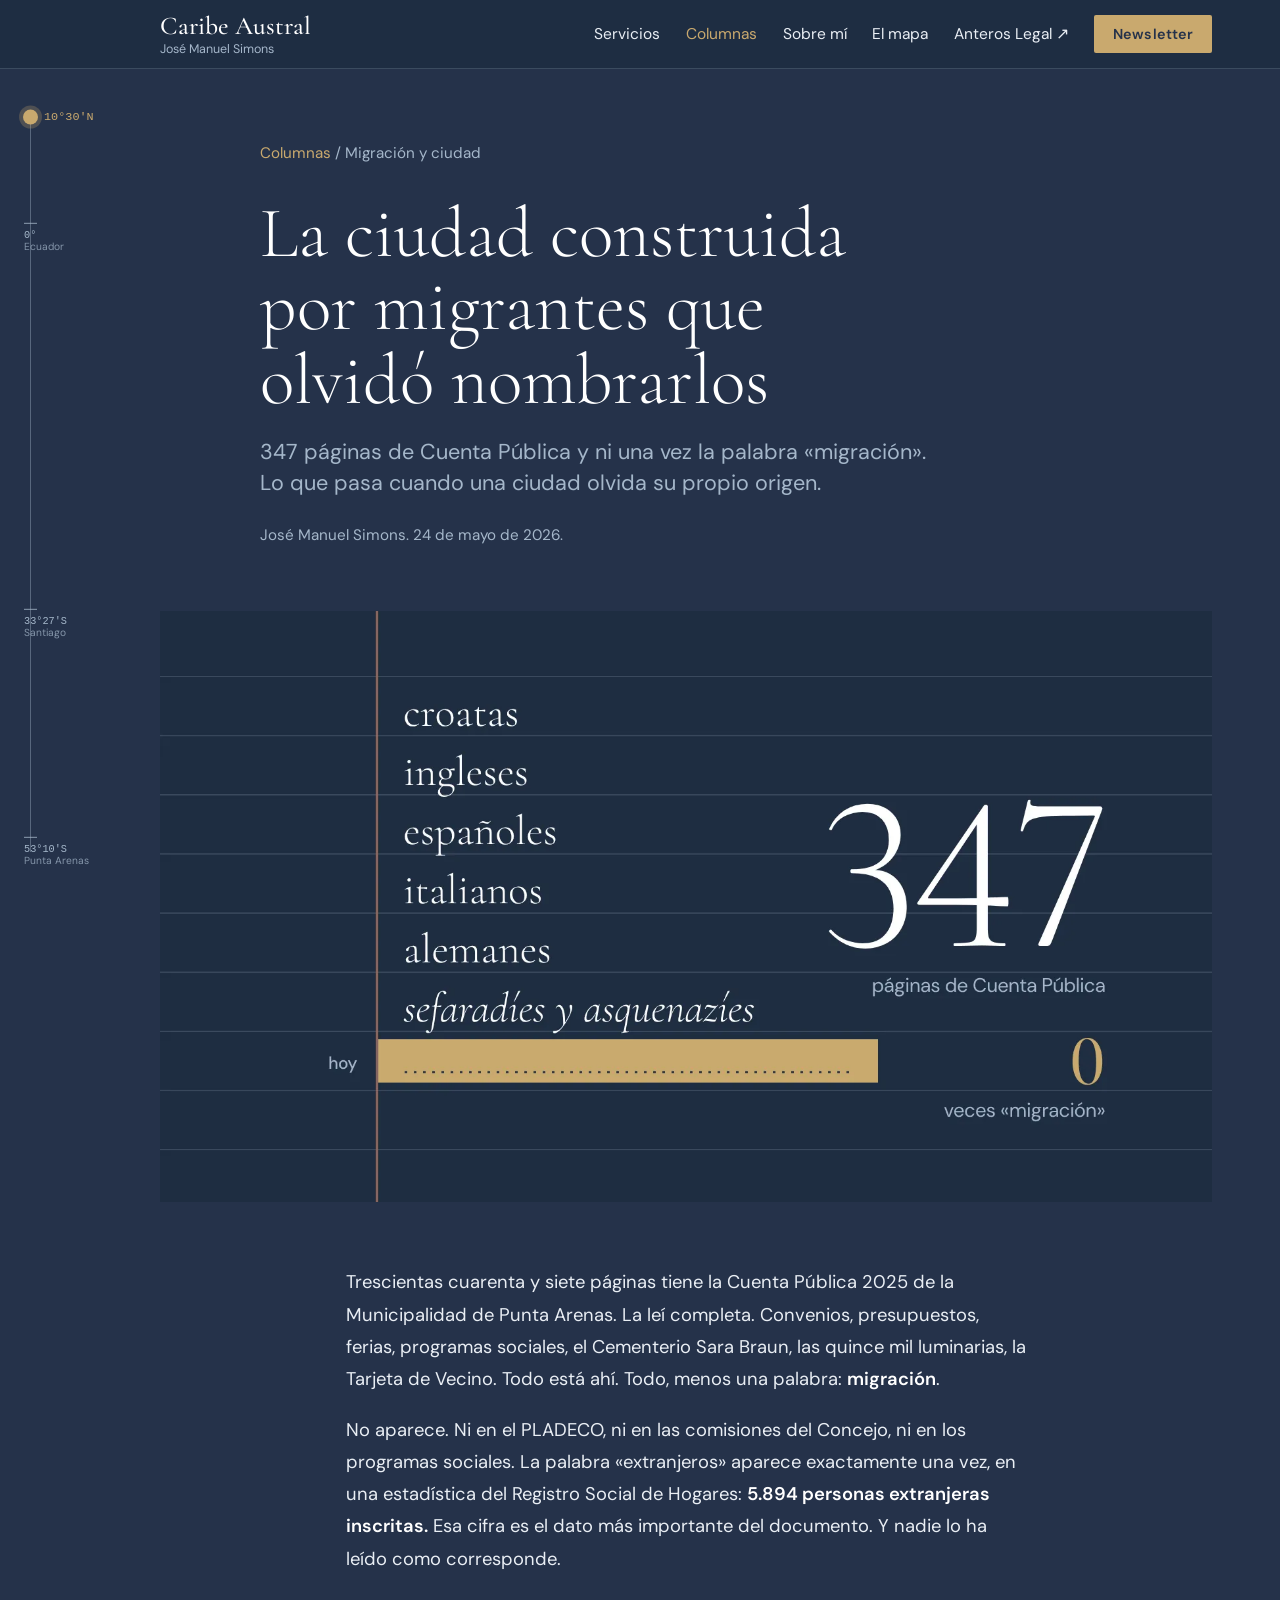
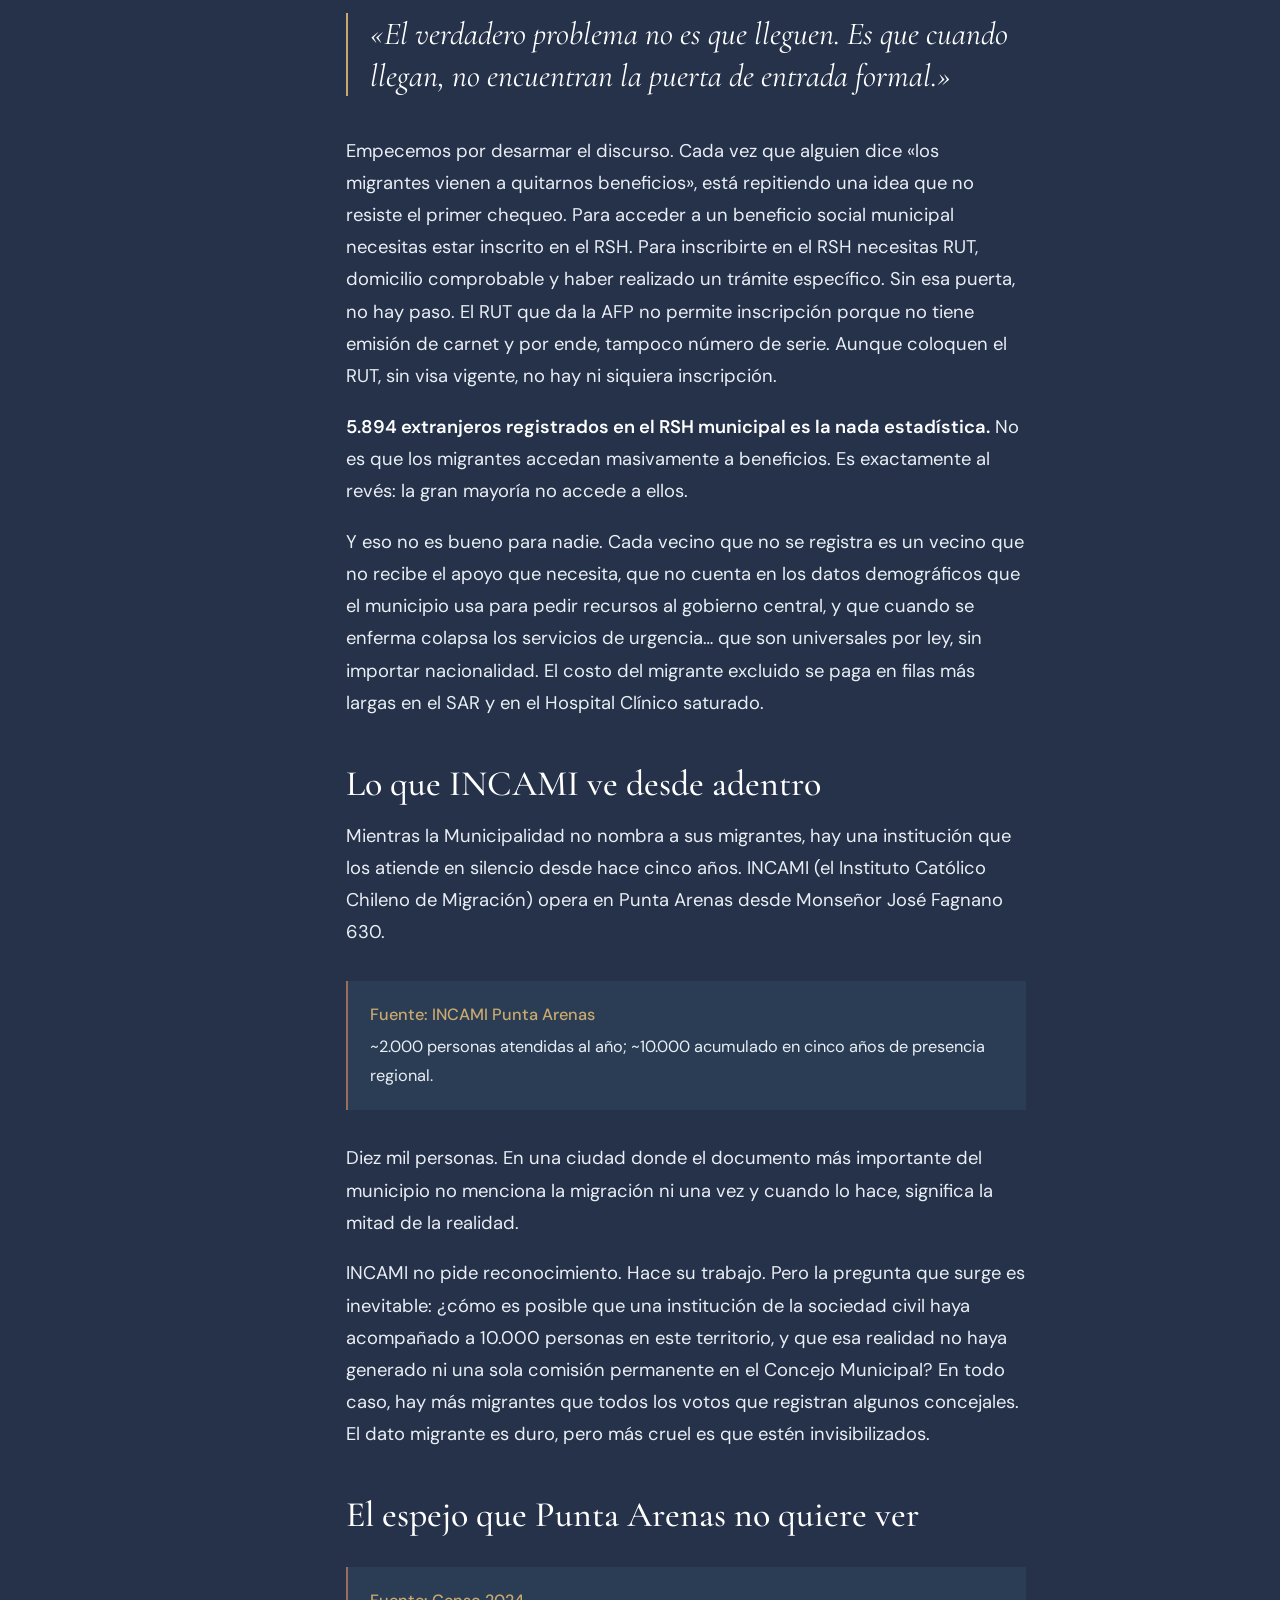
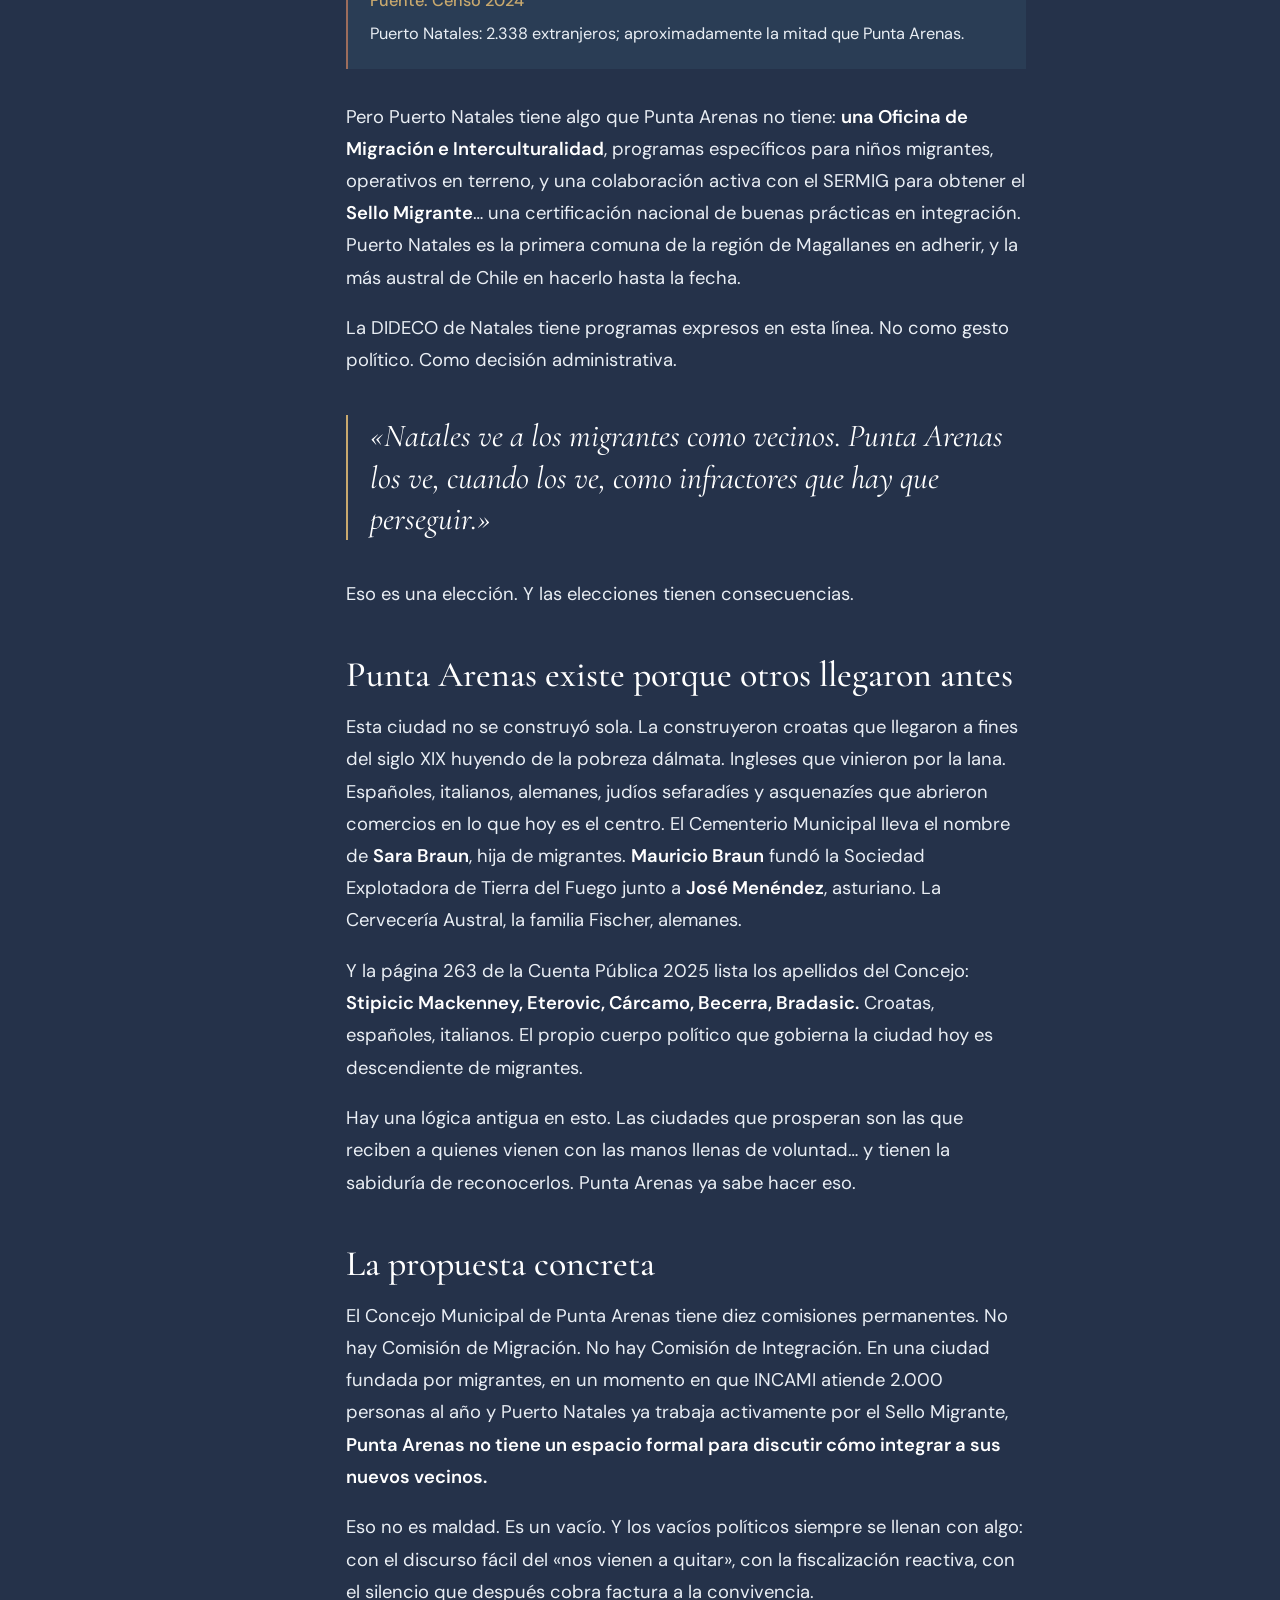
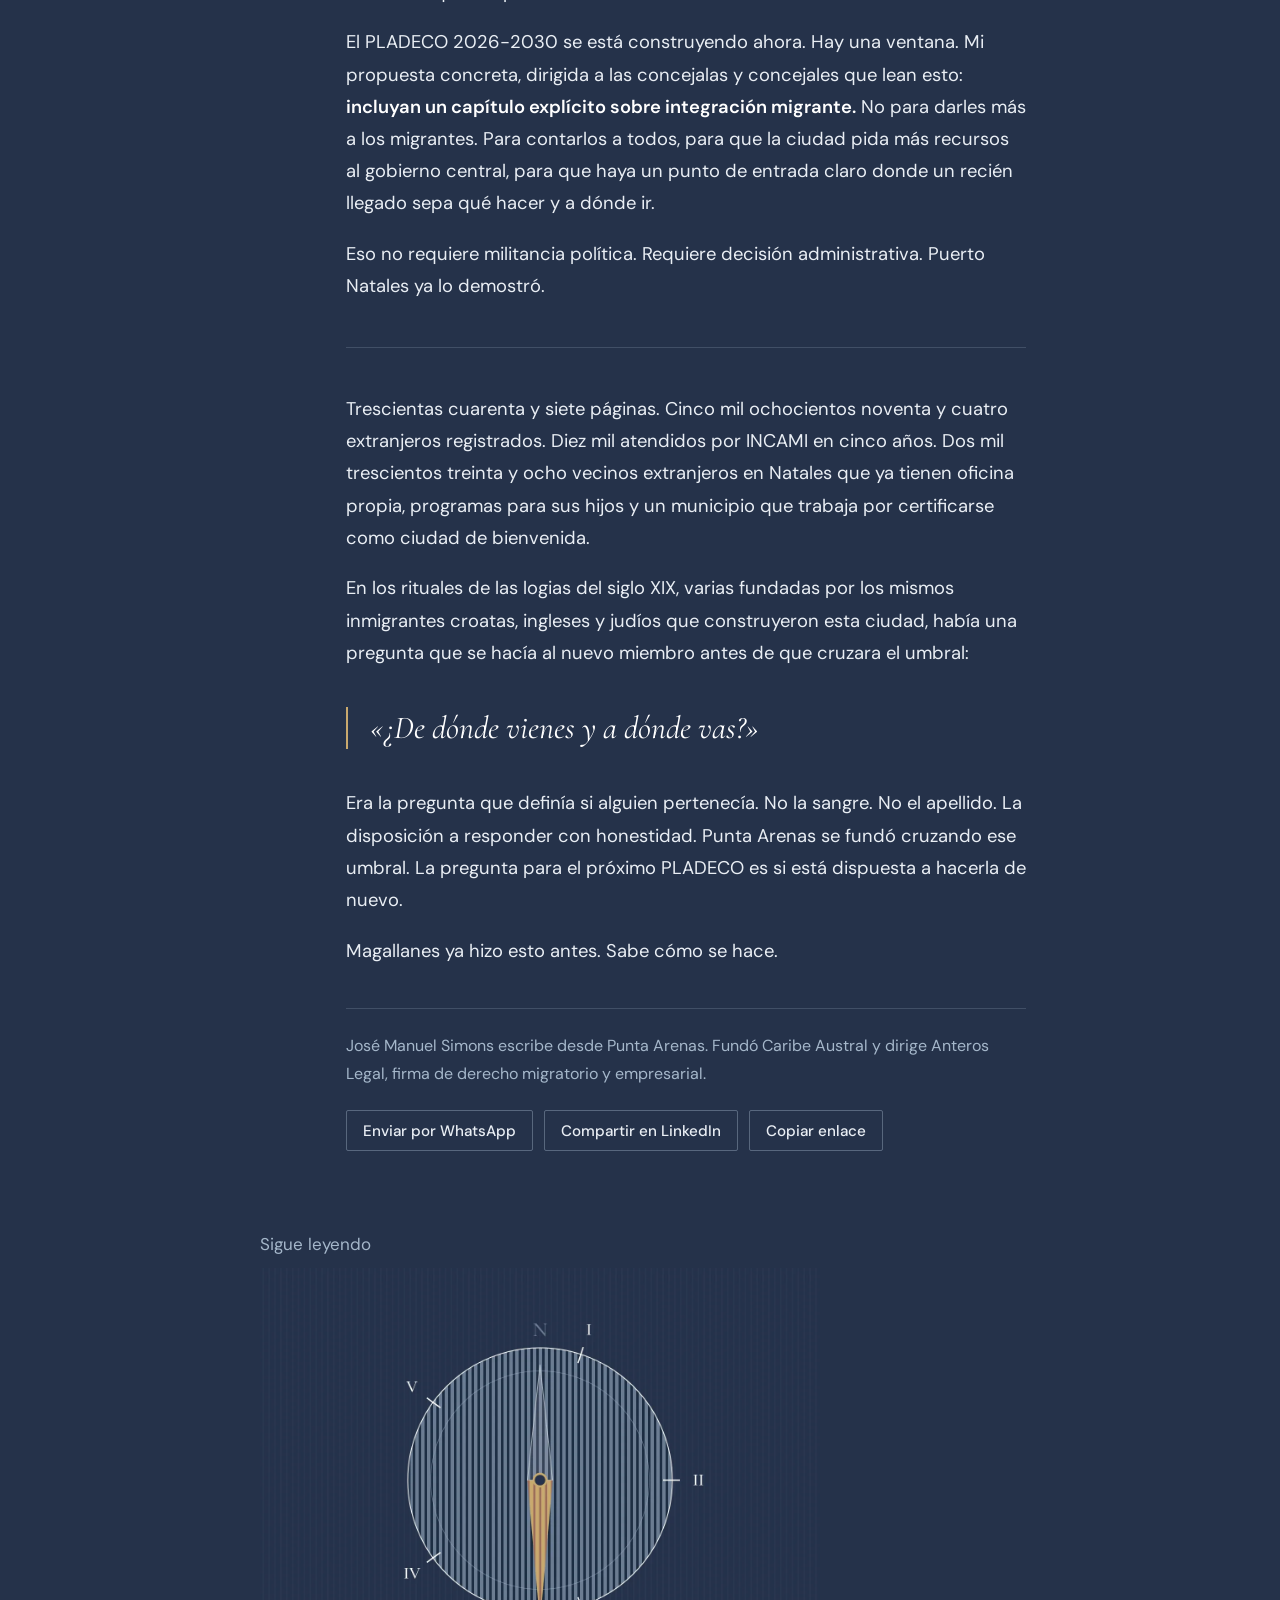
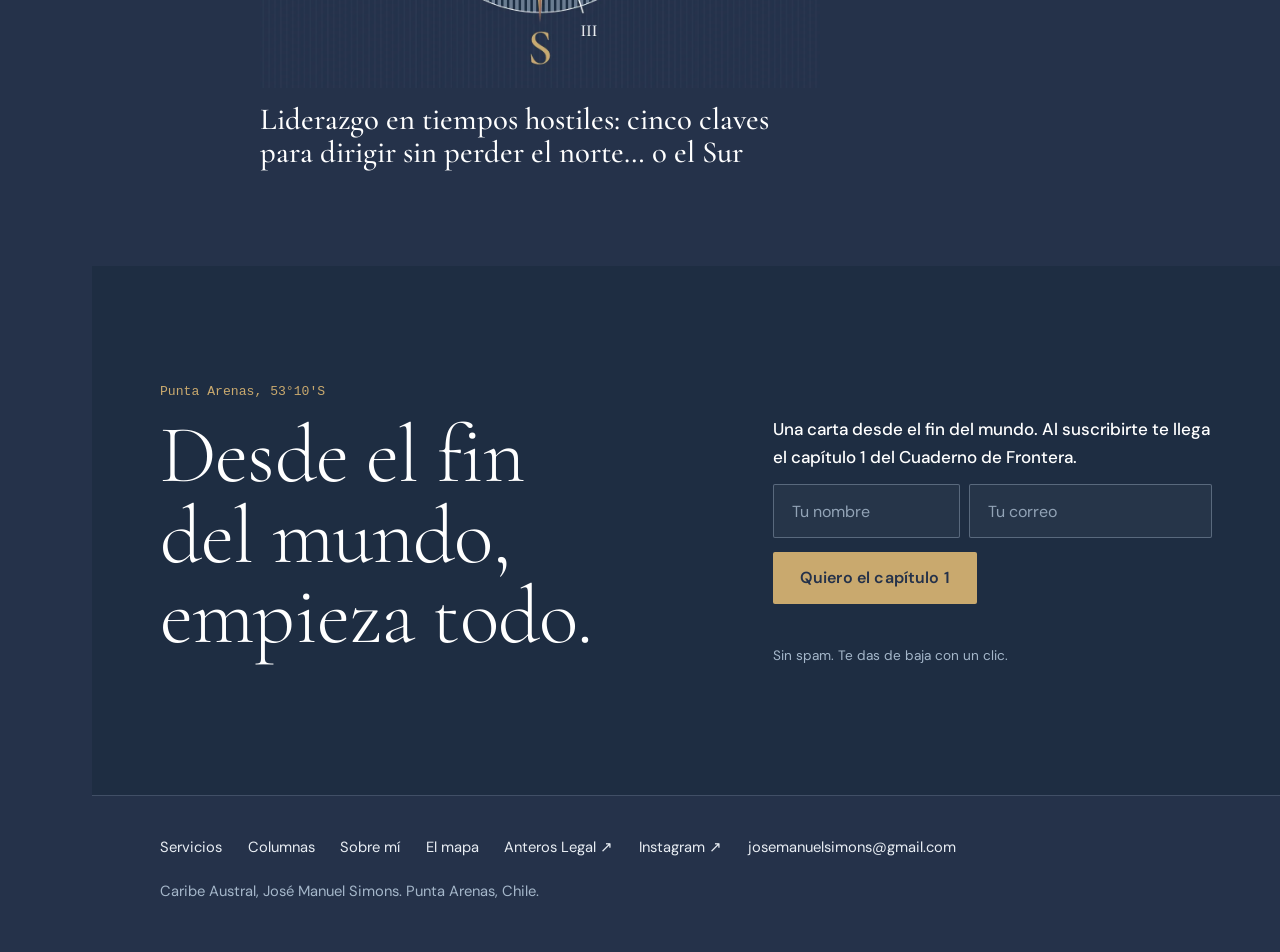
<file: columnas/la-ciudad-construida-por-migrantes.html>
<!doctype html>
<html lang="es">
<head>
<meta charset="utf-8">
<meta name="viewport" content="width=device-width, initial-scale=1">
<meta name="google-site-verification" content="v7EeGZR3TnPnjNpEMND73MhrLhKlxGf6TGMu2I60iu8">
<title>La ciudad construida por migrantes que olvidó nombrarlos · Caribe Austral</title>
<meta name="description" content="347 páginas de Cuenta Pública y ni una vez la palabra «migración». Lo que pasa cuando una ciudad olvida su propio origen.">
<link rel="canonical" href="https://josemanuelsimons.github.io/columnas/la-ciudad-construida-por-migrantes.html">
<meta property="og:type" content="article">
<meta property="og:locale" content="es_CL">
<meta property="og:site_name" content="Caribe Austral">
<meta property="og:title" content="La ciudad construida por migrantes que olvidó nombrarlos · Caribe Austral">
<meta property="og:description" content="347 páginas de Cuenta Pública y ni una vez la palabra «migración». Lo que pasa cuando una ciudad olvida su propio origen.">
<meta property="og:url" content="https://josemanuelsimons.github.io/columnas/la-ciudad-construida-por-migrantes.html">
<meta property="og:image" content="https://josemanuelsimons.github.io/img/og/la-ciudad-construida-por-migrantes.jpg">
<meta property="og:image:width" content="1200">
<meta property="og:image:height" content="630">
<meta name="twitter:card" content="summary_large_image">
<meta name="theme-color" content="#25324a">
<link rel="icon" href="../assets/favicon.svg" type="image/svg+xml">
<link rel="preload" href="../assets/fonts/cormorant-garamond-latin-300-normal.woff2" as="font" type="font/woff2" crossorigin>
<link rel="preload" href="../assets/fonts/dm-sans-latin-opsz-normal.woff2" as="font" type="font/woff2" crossorigin>
<link rel="stylesheet" href="../assets/fuentes.css?v=20261124b">
<link rel="stylesheet" href="../assets/site.css?v=20261124b">
<meta property="article:published_time" content="2026-05-24">
<script type="application/ld+json">{"@context": "https://schema.org", "@type": "OpinionNewsArticle", "headline": "La ciudad construida por migrantes que olvidó nombrarlos", "description": "347 páginas de Cuenta Pública y ni una vez la palabra «migración». Lo que pasa cuando una ciudad olvida su propio origen.", "datePublished": "2026-05-24", "inLanguage": "es", "image": "https://josemanuelsimons.github.io/img/og/la-ciudad-construida-por-migrantes.jpg", "author": {"@type": "Person", "name": "José Manuel Simons Domínguez", "url": "https://josemanuelsimons.github.io/sobre-mi.html"}, "publisher": {"@type": "Organization", "name": "Caribe Austral"}, "mainEntityOfPage": "https://josemanuelsimons.github.io/columnas/la-ciudad-construida-por-migrantes.html"}</script>
</head>
<body>
<a class="skip" href="#contenido">Saltar al contenido</a>
<header class="cabecera">
  <div class="ancho">
    <a class="marca" href="../index.html"><b>Caribe Austral</b><span>José Manuel Simons</span></a>
    <button class="menu-boton" type="button" aria-expanded="false" aria-controls="nav">Menú</button>
    <nav class="nav" id="nav" aria-label="Principal">
      <a href="../index.html#servicios">Servicios</a>
      <a href="../columnas.html" aria-current="page">Columnas</a>
      <a href="../sobre-mi.html">Sobre mí</a>
      <a href="../mapa/">El mapa</a>
      <a class="externo" href="https://anteroslegal.cl/" rel="noopener">Anteros Legal</a>
      <a class="boton" href="#newsletter">Newsletter</a>
    </nav>
  </div>
</header>
<div class="riel" aria-hidden="true">
  <div class="riel__linea"></div>
  <div class="riel__hito" data-lat="10.5">10°30′N<span>Caracas</span></div>
  <div class="riel__hito" data-lat="0">0°<span>Ecuador</span></div>
  <div class="riel__hito" data-lat="-33.45">33°27′S<span>Santiago</span></div>
  <div class="riel__hito" data-lat="-53.17">53°10′S<span>Punta Arenas</span></div>
  <div class="riel__marca"></div>
  <div class="riel__lectura">10°30′N</div>
</div>
<div class="pagina">
<main id="contenido">
<article data-tono="oscuro" class="tramo--noche">
  <header class="articulo-cabeza">
    <div class="ancho">
      <p class="migas"><a href="../columnas.html">Columnas</a> / Migración y ciudad</p>
      <h1 class="articulo-titulo">La ciudad construida por migrantes que olvidó nombrarlos</h1>
      <p class="articulo-bajada">347 páginas de Cuenta Pública y ni una vez la palabra «migración». Lo que pasa cuando una ciudad olvida su propio origen.</p>
      <p class="articulo-fecha">José Manuel Simons. <time datetime="2026-05-24">24 de mayo de 2026</time>.</p>
    </div>
  </header>
  <div class="articulo-portada"><picture><source srcset="../img/columnas/la-ciudad-construida-por-migrantes.webp" type="image/webp"><img src="../img/columnas/la-ciudad-construida-por-migrantes.jpg" alt="" width="1600" height="1000" loading="eager" decoding="async"></picture></div>
  <div class="cuerpo">
<p>Trescientas cuarenta y siete páginas tiene la Cuenta Pública 2025 de la Municipalidad de Punta Arenas. La leí completa. Convenios, presupuestos, ferias, programas sociales, el Cementerio Sara Braun, las quince mil luminarias, la Tarjeta de Vecino. Todo está ahí. Todo, menos una palabra: <strong>migración</strong>.</p>
<p>No aparece. Ni en el PLADECO, ni en las comisiones del Concejo, ni en los programas sociales. La palabra «extranjeros» aparece exactamente una vez, en una estadística del Registro Social de Hogares: <strong>5.894 personas extranjeras inscritas.</strong> Esa cifra es el dato más importante del documento. Y nadie lo ha leído como corresponde.</p>
<blockquote class="destacado"><p>«El verdadero problema no es que lleguen. Es que cuando llegan, no encuentran la puerta de entrada formal.»</p></blockquote>
<p>Empecemos por desarmar el discurso. Cada vez que alguien dice «los migrantes vienen a quitarnos beneficios», está repitiendo una idea que no resiste el primer chequeo. Para acceder a un beneficio social municipal necesitas estar inscrito en el RSH. Para inscribirte en el RSH necesitas RUT, domicilio comprobable y haber realizado un trámite específico. Sin esa puerta, no hay paso. El RUT que da la AFP no permite inscripción porque no tiene emisión de carnet y por ende, tampoco número de serie. Aunque coloquen el RUT, sin visa vigente, no hay ni siquiera inscripción.</p>
<p><strong>5.894 extranjeros registrados en el RSH municipal es la nada estadística.</strong> No es que los migrantes accedan masivamente a beneficios. Es exactamente al revés: la gran mayoría no accede a ellos.</p>
<p>Y eso no es bueno para nadie. Cada vecino que no se registra es un vecino que no recibe el apoyo que necesita, que no cuenta en los datos demográficos que el municipio usa para pedir recursos al gobierno central, y que cuando se enferma colapsa los servicios de urgencia… que son universales por ley, sin importar nacionalidad. El costo del migrante excluido se paga en filas más largas en el SAR y en el Hospital Clínico saturado.</p>
<h2>Lo que INCAMI ve desde adentro</h2>
<p>Mientras la Municipalidad no nombra a sus migrantes, hay una institución que los atiende en silencio desde hace cinco años. INCAMI (el Instituto Católico Chileno de Migración) opera en Punta Arenas desde Monseñor José Fagnano 630.</p>
<aside class="dato"><b>Fuente: INCAMI Punta Arenas</b>~2.000 personas atendidas al año; ~10.000 acumulado en cinco años de presencia regional.</aside>
<p>Diez mil personas. En una ciudad donde el documento más importante del municipio no menciona la migración ni una vez y cuando lo hace, significa la mitad de la realidad.</p>
<p>INCAMI no pide reconocimiento. Hace su trabajo. Pero la pregunta que surge es inevitable: ¿cómo es posible que una institución de la sociedad civil haya acompañado a 10.000 personas en este territorio, y que esa realidad no haya generado ni una sola comisión permanente en el Concejo Municipal? En todo caso, hay más migrantes que todos los votos que registran algunos concejales. El dato migrante es duro, pero más cruel es que estén invisibilizados.</p>
<h2>El espejo que Punta Arenas no quiere ver</h2>
<aside class="dato"><b>Fuente: Censo 2024</b>Puerto Natales: 2.338 extranjeros; aproximadamente la mitad que Punta Arenas.</aside>
<p>Pero Puerto Natales tiene algo que Punta Arenas no tiene: <strong>una Oficina de Migración e Interculturalidad</strong>, programas específicos para niños migrantes, operativos en terreno, y una colaboración activa con el SERMIG para obtener el <strong>Sello Migrante</strong>… una certificación nacional de buenas prácticas en integración. Puerto Natales es la primera comuna de la región de Magallanes en adherir, y la más austral de Chile en hacerlo hasta la fecha.</p>
<p>La DIDECO de Natales tiene programas expresos en esta línea. No como gesto político. Como decisión administrativa.</p>
<blockquote class="destacado"><p>«Natales ve a los migrantes como vecinos. Punta Arenas los ve, cuando los ve, como infractores que hay que perseguir.»</p></blockquote>
<p>Eso es una elección. Y las elecciones tienen consecuencias.</p>
<h2>Punta Arenas existe porque otros llegaron antes</h2>
<p>Esta ciudad no se construyó sola. La construyeron croatas que llegaron a fines del siglo XIX huyendo de la pobreza dálmata. Ingleses que vinieron por la lana. Españoles, italianos, alemanes, judíos sefaradíes y asquenazíes que abrieron comercios en lo que hoy es el centro. El Cementerio Municipal lleva el nombre de <strong>Sara Braun</strong>, hija de migrantes. <strong>Mauricio Braun</strong> fundó la Sociedad Explotadora de Tierra del Fuego junto a <strong>José Menéndez</strong>, asturiano. La Cervecería Austral, la familia Fischer, alemanes.</p>
<p>Y la página 263 de la Cuenta Pública 2025 lista los apellidos del Concejo: <strong>Stipicic Mackenney, Eterovic, Cárcamo, Becerra, Bradasic.</strong> Croatas, españoles, italianos. El propio cuerpo político que gobierna la ciudad hoy es descendiente de migrantes.</p>
<p>Hay una lógica antigua en esto. Las ciudades que prosperan son las que reciben a quienes vienen con las manos llenas de voluntad… y tienen la sabiduría de reconocerlos. Punta Arenas ya sabe hacer eso.</p>
<h2>La propuesta concreta</h2>
<p>El Concejo Municipal de Punta Arenas tiene diez comisiones permanentes. No hay Comisión de Migración. No hay Comisión de Integración. En una ciudad fundada por migrantes, en un momento en que INCAMI atiende 2.000 personas al año y Puerto Natales ya trabaja activamente por el Sello Migrante, <strong>Punta Arenas no tiene un espacio formal para discutir cómo integrar a sus nuevos vecinos.</strong></p>
<p>Eso no es maldad. Es un vacío. Y los vacíos políticos siempre se llenan con algo: con el discurso fácil del «nos vienen a quitar», con la fiscalización reactiva, con el silencio que después cobra factura a la convivencia.</p>
<p>El PLADECO 2026-2030 se está construyendo ahora. Hay una ventana. Mi propuesta concreta, dirigida a las concejalas y concejales que lean esto: <strong>incluyan un capítulo explícito sobre integración migrante.</strong> No para darles más a los migrantes. Para contarlos a todos, para que la ciudad pida más recursos al gobierno central, para que haya un punto de entrada claro donde un recién llegado sepa qué hacer y a dónde ir.</p>
<p>Eso no requiere militancia política. Requiere decisión administrativa. Puerto Natales ya lo demostró.</p>
<hr class="pausa">
<p>Trescientas cuarenta y siete páginas. Cinco mil ochocientos noventa y cuatro extranjeros registrados. Diez mil atendidos por INCAMI en cinco años. Dos mil trescientos treinta y ocho vecinos extranjeros en Natales que ya tienen oficina propia, programas para sus hijos y un municipio que trabaja por certificarse como ciudad de bienvenida.</p>
<p>En los rituales de las logias del siglo XIX, varias fundadas por los mismos inmigrantes croatas, ingleses y judíos que construyeron esta ciudad, había una pregunta que se hacía al nuevo miembro antes de que cruzara el umbral:</p>
<blockquote class="destacado"><p>«¿De dónde vienes y a dónde vas?»</p></blockquote>
<p>Era la pregunta que definía si alguien pertenecía. No la sangre. No el apellido. La disposición a responder con honestidad. Punta Arenas se fundó cruzando ese umbral. La pregunta para el próximo PLADECO es si está dispuesta a hacerla de nuevo.</p>
<p>Magallanes ya hizo esto antes. Sabe cómo se hace.</p>
    <p class="firma">José Manuel Simons escribe desde Punta Arenas. Fundó Caribe Austral y dirige Anteros Legal, firma de derecho migratorio y empresarial.</p>
    <div class="compartir" aria-label="Compartir esta columna">
      <a href="https://wa.me/?text=La%20ciudad%20construida%20por%20migrantes%20https%3A//josemanuelsimons.github.io/columnas/la-ciudad-construida-por-migrantes.html" rel="noopener">Enviar por WhatsApp</a>
      <a href="https://www.linkedin.com/sharing/share-offsite/?url=https%3A%2F%2Fjosemanuelsimons.github.io%2Fcolumnas%2Fla-ciudad-construida-por-migrantes.html" rel="noopener">Compartir en LinkedIn</a>
      <button type="button" data-copiar="https://josemanuelsimons.github.io/columnas/la-ciudad-construida-por-migrantes.html">Copiar enlace</button>
    </div>
  </div>
  <div class="ancho" style="max-width:980px;padding-top:clamp(3.5rem,7vw,5rem);padding-bottom:clamp(4rem,8vw,6rem)">
    <p class="suave" style="margin-bottom:.6rem">Sigue leyendo</p>
    <a class="col-tarjeta" href="liderazgo-en-tiempos-hostiles.html" style="max-width:560px">
      <div class="col-tarjeta__portada"><picture><source srcset="../img/columnas/liderazgo-en-tiempos-hostiles.webp" type="image/webp"><img src="../img/columnas/liderazgo-en-tiempos-hostiles.jpg" alt="" width="1600" height="1000" loading="lazy" decoding="async"></picture></div>
      <h2 class="h3">Liderazgo en tiempos hostiles: cinco claves para dirigir sin perder el norte… o el Sur</h2>
    </a>
  </div>
</article>
</main>
<section class="tramo tramo--noche2 cierre" id="newsletter" data-tono="oscuro" aria-labelledby="cierre-titulo">
  <div class="ancho cierre__fila">
    <div>
      <p class="cierre__lugar">Punta Arenas, 53°10′S</p>
      <h2 class="titular" id="cierre-titulo">Desde el fin del mundo, empieza todo.</h2>
    </div>
    <div class="suscripcion">
        <p class="suscripcion__intro">Una carta desde el fin del mundo. Al suscribirte te llega el capítulo 1 del Cuaderno de Frontera.</p>
        <form novalidate>
          <label for="cierre-nombre"><span class="sr-only">Tu nombre</span>
            <input id="cierre-nombre" name="nombre" type="text" autocomplete="given-name" placeholder="Tu nombre" required></label>
          <label for="cierre-email"><span class="sr-only">Tu correo</span>
            <input id="cierre-email" name="email" type="email" autocomplete="email" placeholder="Tu correo" required></label>
          <button class="boton" type="submit">Quiero el capítulo 1</button>
        </form>
        <p class="suscripcion__error" role="alert" aria-live="polite"></p>
        <p class="suscripcion__nota">Sin spam. Te das de baja con un clic.</p>
        <p class="suscripcion__ok" role="status" aria-live="polite"></p>
      </div>
  </div>
</section>
<footer class="pie" data-tono="oscuro">
  <div class="ancho">
    <nav aria-label="Pie de página">
      <a href="../index.html#servicios">Servicios</a>
      <a href="../columnas.html">Columnas</a>
      <a href="../sobre-mi.html">Sobre mí</a>
      <a href="../mapa/">El mapa</a>
      <a class="externo" href="https://anteroslegal.cl/" rel="noopener">Anteros Legal</a>
      <a class="externo" href="https://www.instagram.com/josemanuelsimons" rel="noopener">Instagram</a>
      <a href="mailto:josemanuelsimons@gmail.com">josemanuelsimons@gmail.com</a>
    </nav>
    <p class="pie__coordenada">Caribe Austral, José Manuel Simons. Punta Arenas, Chile.</p>
  </div>
</footer>

</div>
<script src="../assets/site.js?v=20261124b" defer></script>
</body>
</html>
</file>
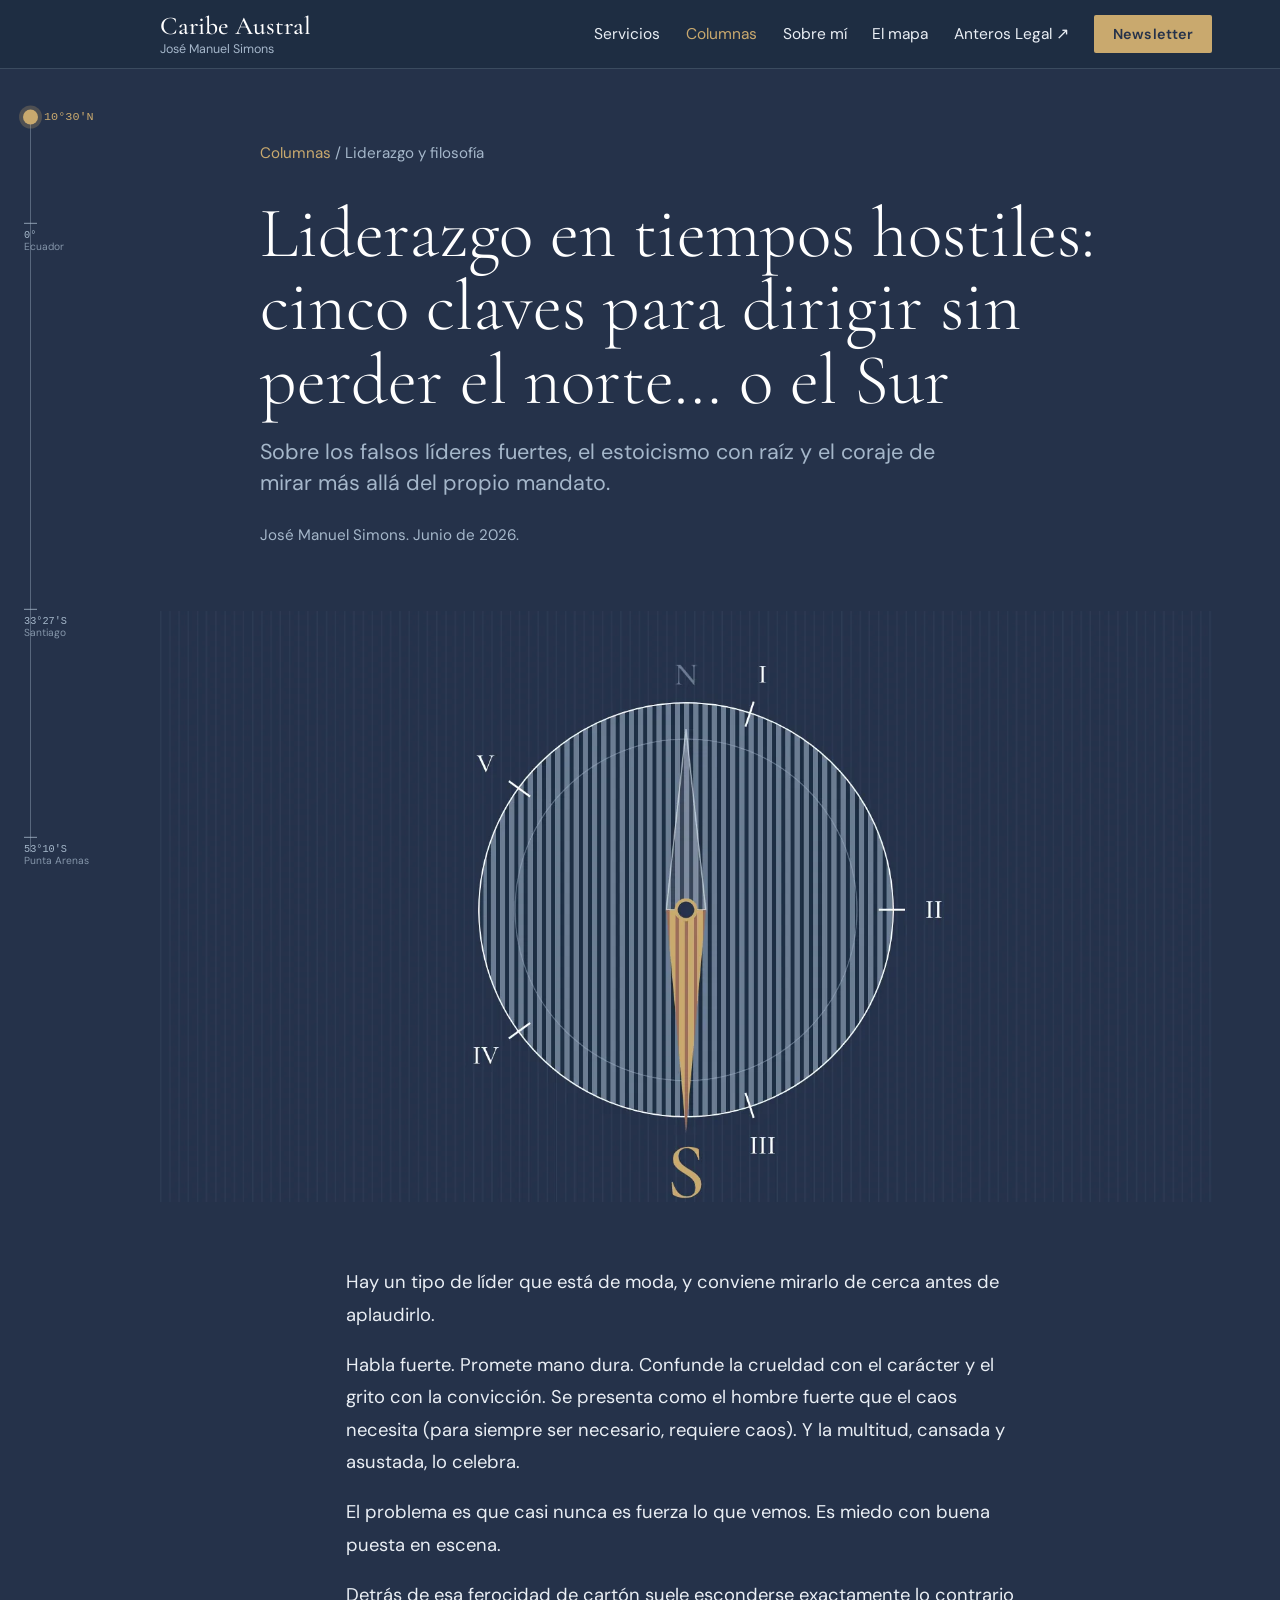
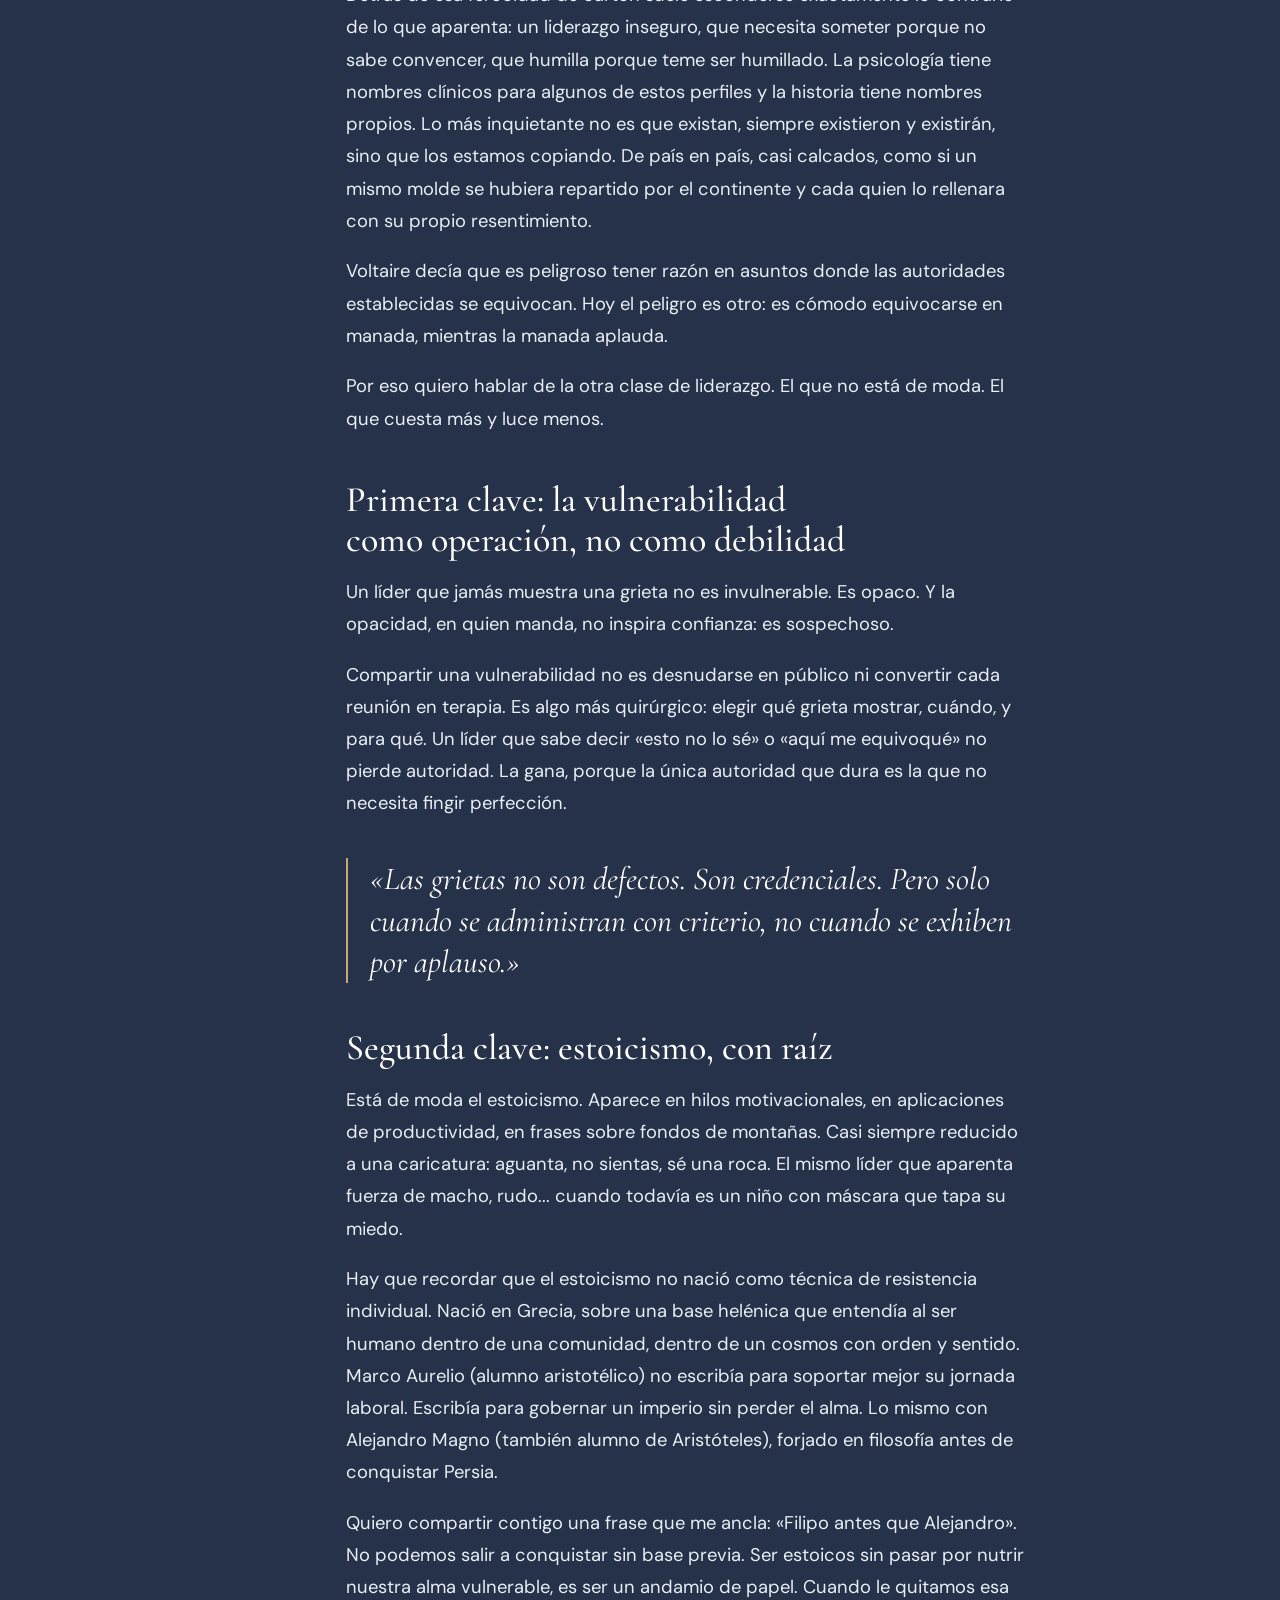
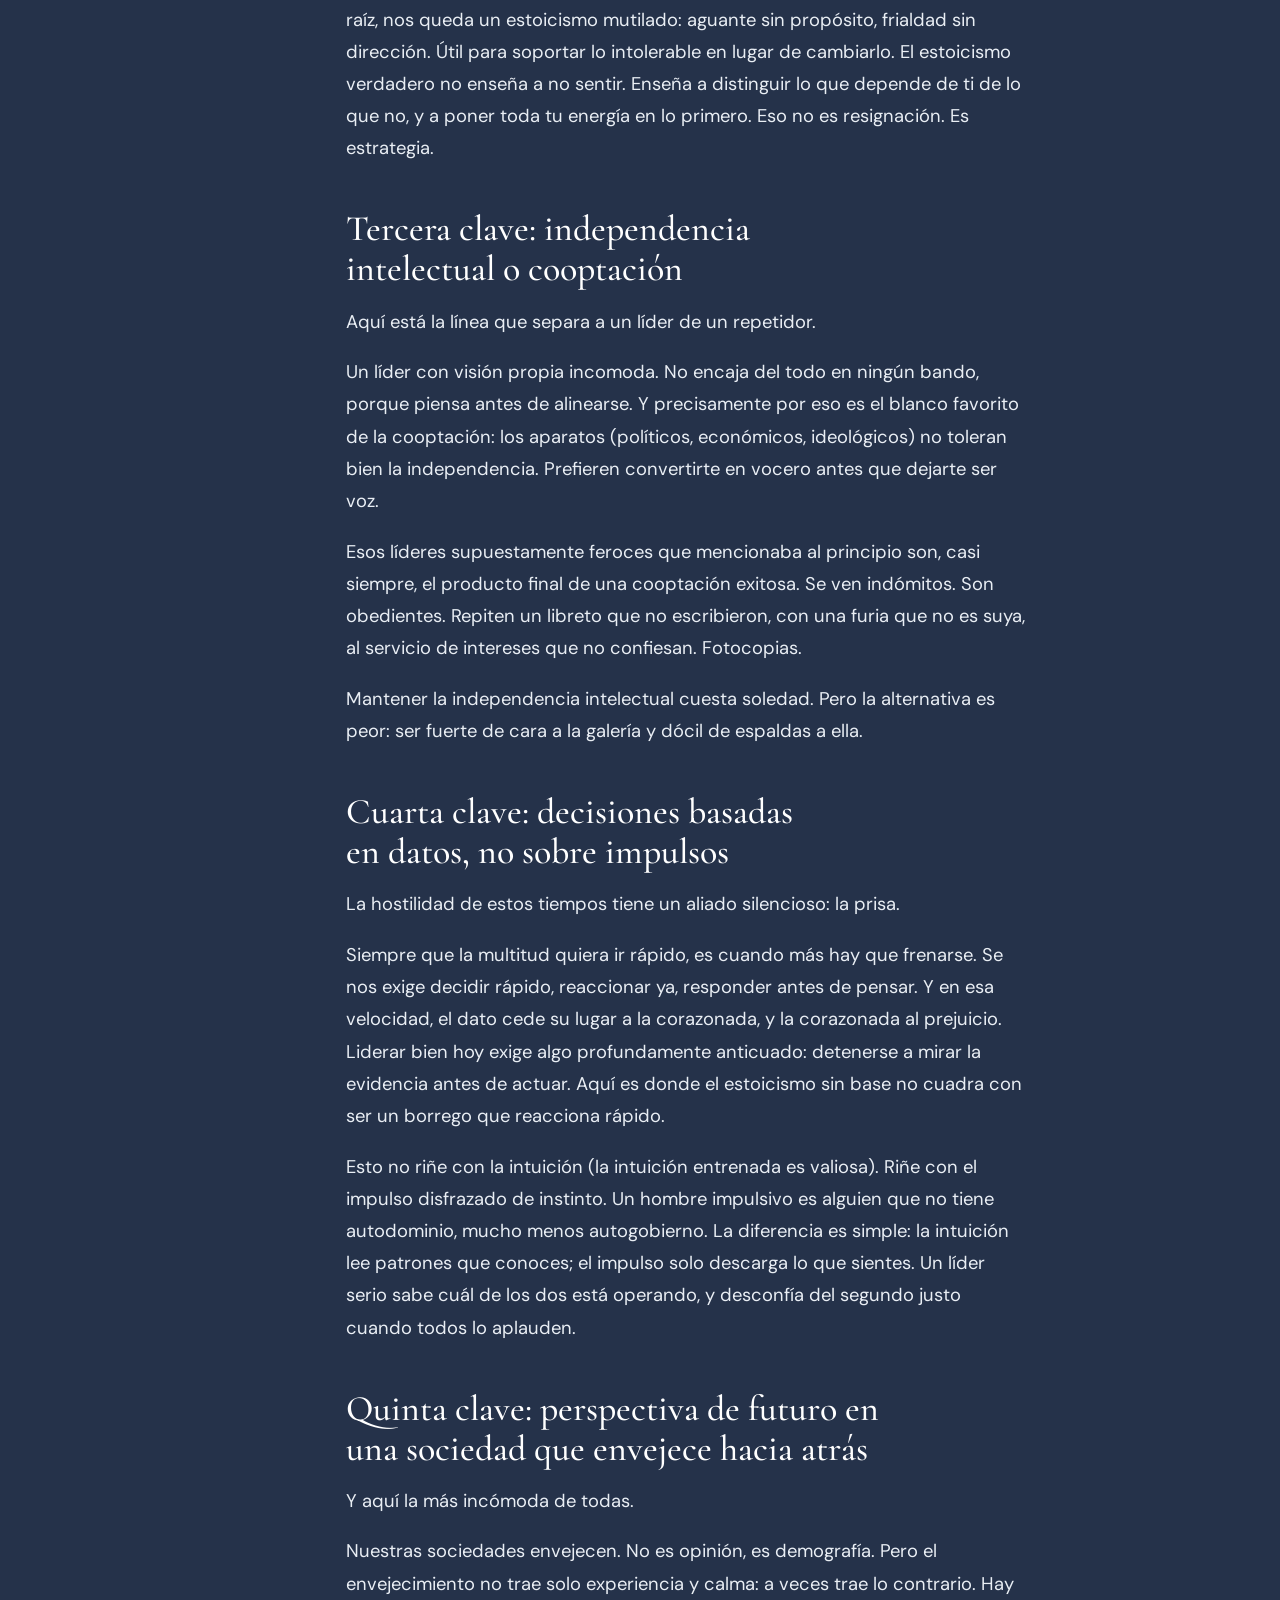
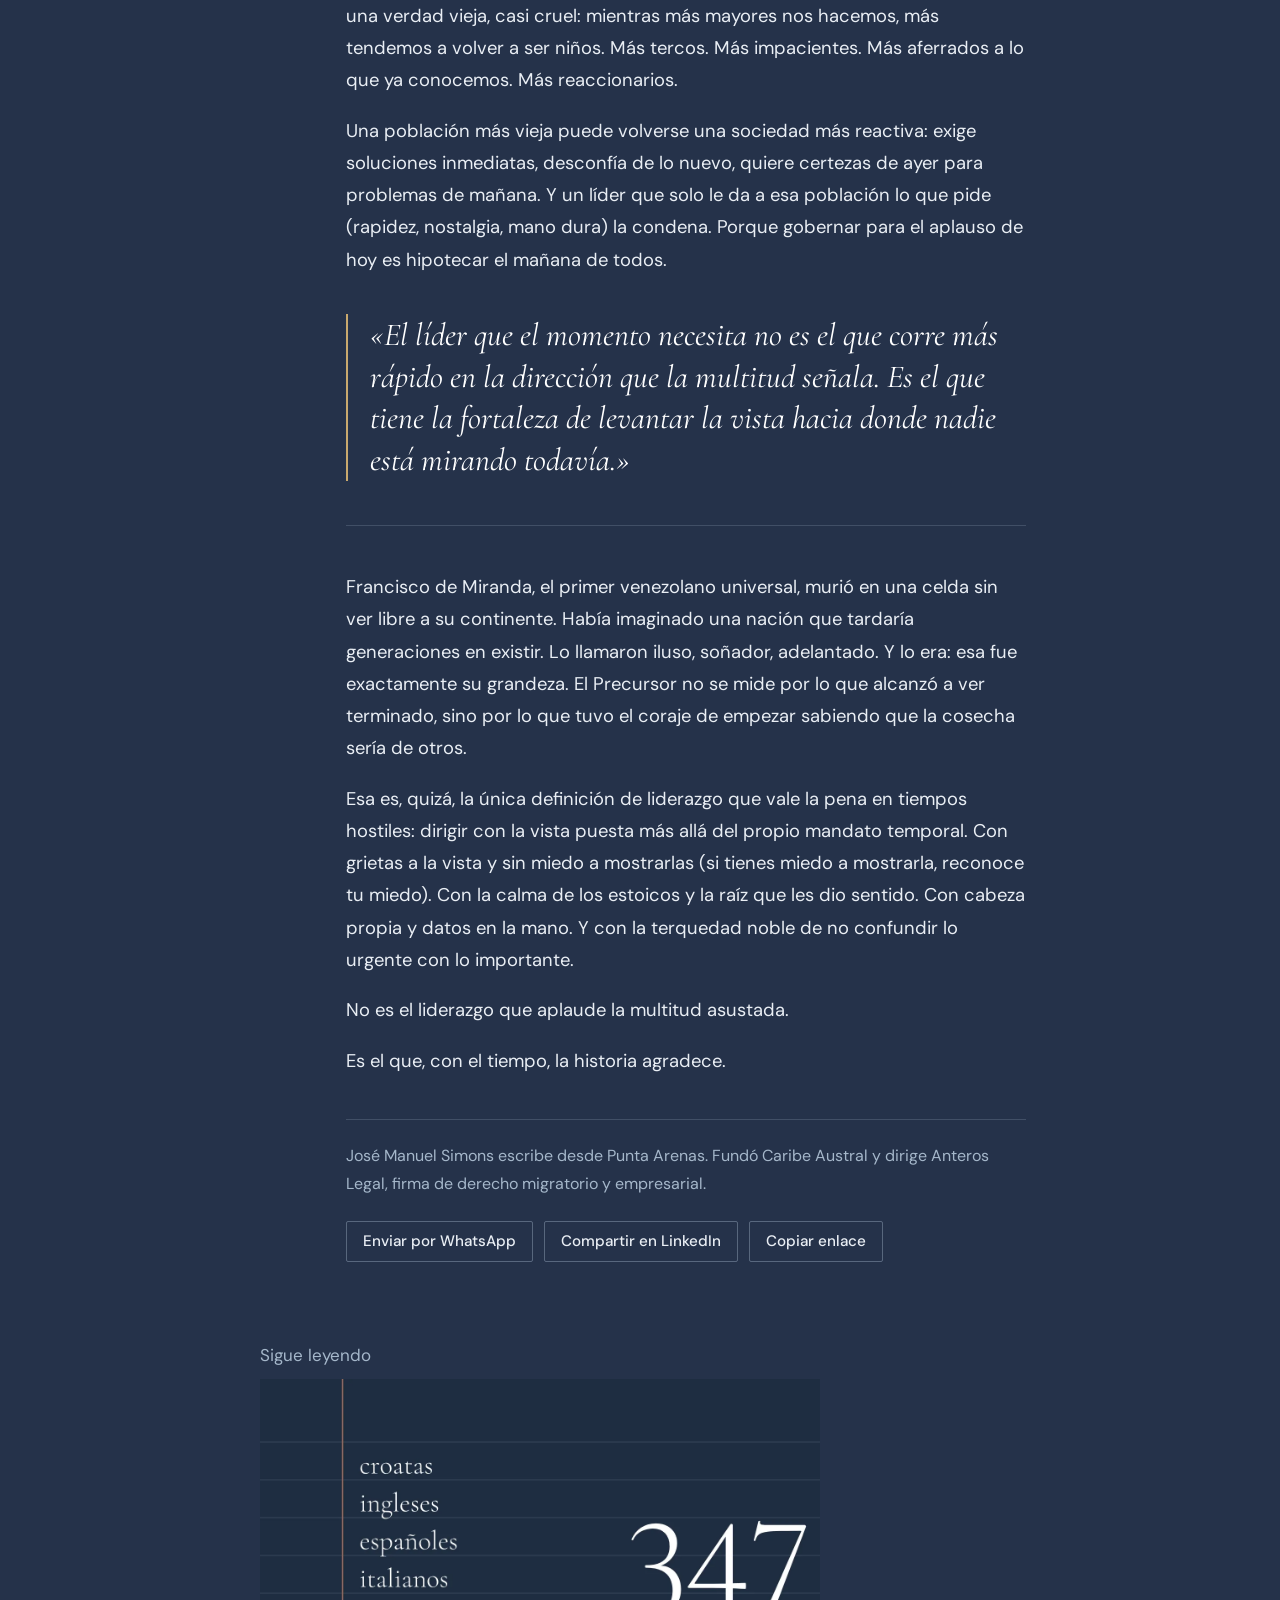
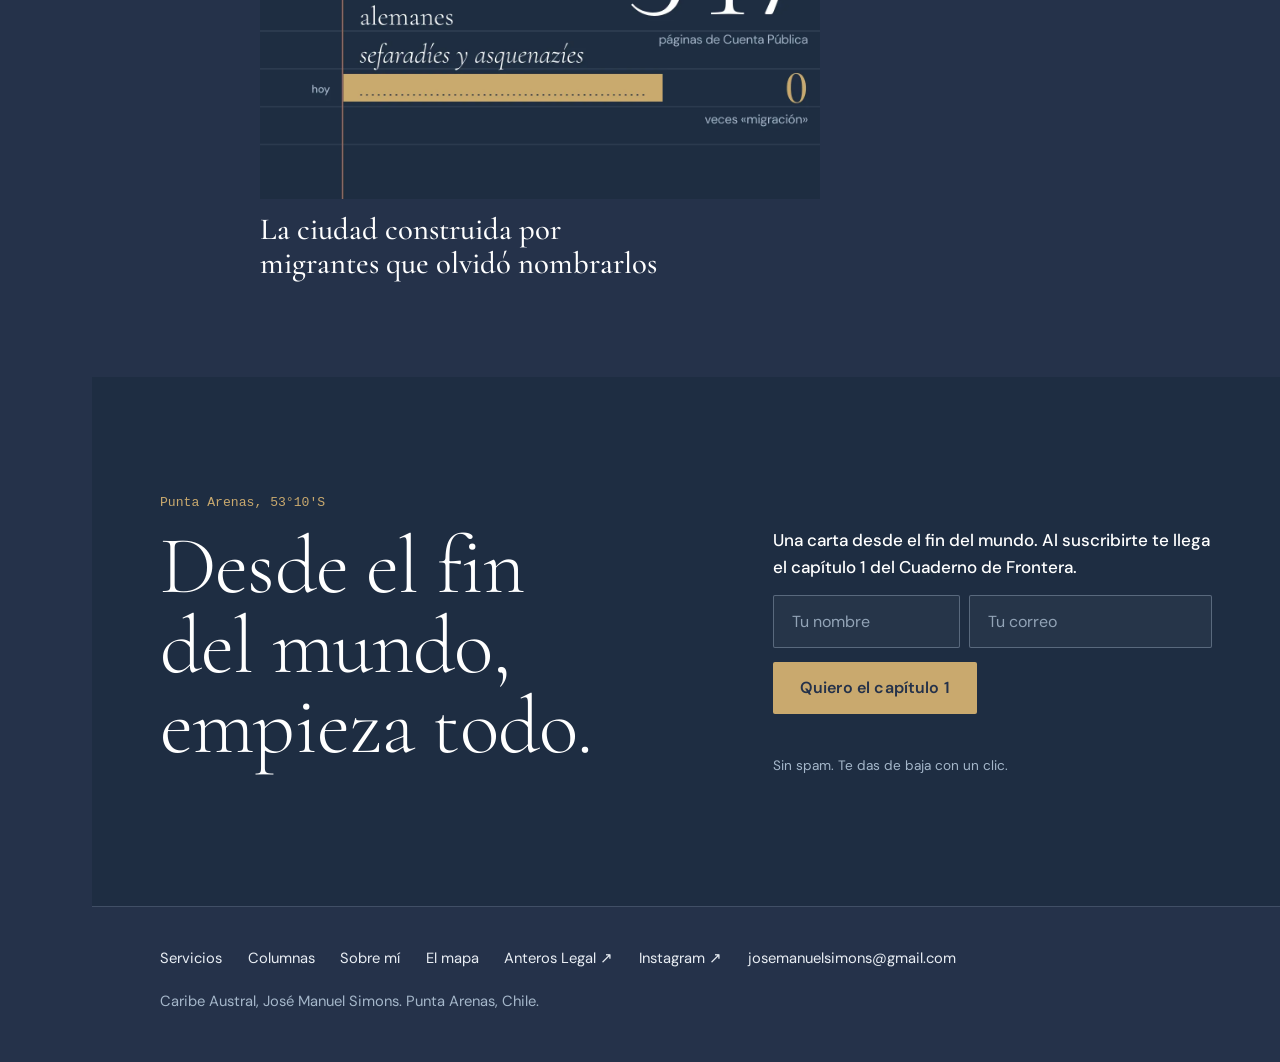
<file: columnas/liderazgo-en-tiempos-hostiles.html>
<!doctype html>
<html lang="es">
<head>
<meta charset="utf-8">
<meta name="viewport" content="width=device-width, initial-scale=1">
<meta name="google-site-verification" content="v7EeGZR3TnPnjNpEMND73MhrLhKlxGf6TGMu2I60iu8">
<title>Liderazgo en tiempos hostiles: cinco claves para dirigir sin perder el norte… o el Sur · Caribe Austral</title>
<meta name="description" content="Sobre los falsos líderes fuertes, el estoicismo con raíz y el coraje de mirar más allá del propio mandato.">
<link rel="canonical" href="https://josemanuelsimons.github.io/columnas/liderazgo-en-tiempos-hostiles.html">
<meta property="og:type" content="article">
<meta property="og:locale" content="es_CL">
<meta property="og:site_name" content="Caribe Austral">
<meta property="og:title" content="Liderazgo en tiempos hostiles: cinco claves para dirigir sin perder el norte… o el Sur · Caribe Austral">
<meta property="og:description" content="Sobre los falsos líderes fuertes, el estoicismo con raíz y el coraje de mirar más allá del propio mandato.">
<meta property="og:url" content="https://josemanuelsimons.github.io/columnas/liderazgo-en-tiempos-hostiles.html">
<meta property="og:image" content="https://josemanuelsimons.github.io/img/og/liderazgo-en-tiempos-hostiles.jpg">
<meta property="og:image:width" content="1200">
<meta property="og:image:height" content="630">
<meta name="twitter:card" content="summary_large_image">
<meta name="theme-color" content="#25324a">
<link rel="icon" href="../assets/favicon.svg" type="image/svg+xml">
<link rel="preload" href="../assets/fonts/cormorant-garamond-latin-300-normal.woff2" as="font" type="font/woff2" crossorigin>
<link rel="preload" href="../assets/fonts/dm-sans-latin-opsz-normal.woff2" as="font" type="font/woff2" crossorigin>
<link rel="stylesheet" href="../assets/fuentes.css?v=20261124b">
<link rel="stylesheet" href="../assets/site.css?v=20261124b">
<meta property="article:published_time" content="2026-06-01">
<script type="application/ld+json">{"@context": "https://schema.org", "@type": "OpinionNewsArticle", "headline": "Liderazgo en tiempos hostiles: cinco claves para dirigir sin perder el norte… o el Sur", "description": "Sobre los falsos líderes fuertes, el estoicismo con raíz y el coraje de mirar más allá del propio mandato.", "datePublished": "2026-06-01", "inLanguage": "es", "image": "https://josemanuelsimons.github.io/img/og/liderazgo-en-tiempos-hostiles.jpg", "author": {"@type": "Person", "name": "José Manuel Simons Domínguez", "url": "https://josemanuelsimons.github.io/sobre-mi.html"}, "publisher": {"@type": "Organization", "name": "Caribe Austral"}, "mainEntityOfPage": "https://josemanuelsimons.github.io/columnas/liderazgo-en-tiempos-hostiles.html"}</script>
</head>
<body>
<a class="skip" href="#contenido">Saltar al contenido</a>
<header class="cabecera">
  <div class="ancho">
    <a class="marca" href="../index.html"><b>Caribe Austral</b><span>José Manuel Simons</span></a>
    <button class="menu-boton" type="button" aria-expanded="false" aria-controls="nav">Menú</button>
    <nav class="nav" id="nav" aria-label="Principal">
      <a href="../index.html#servicios">Servicios</a>
      <a href="../columnas.html" aria-current="page">Columnas</a>
      <a href="../sobre-mi.html">Sobre mí</a>
      <a href="../mapa/">El mapa</a>
      <a class="externo" href="https://anteroslegal.cl/" rel="noopener">Anteros Legal</a>
      <a class="boton" href="#newsletter">Newsletter</a>
    </nav>
  </div>
</header>
<div class="riel" aria-hidden="true">
  <div class="riel__linea"></div>
  <div class="riel__hito" data-lat="10.5">10°30′N<span>Caracas</span></div>
  <div class="riel__hito" data-lat="0">0°<span>Ecuador</span></div>
  <div class="riel__hito" data-lat="-33.45">33°27′S<span>Santiago</span></div>
  <div class="riel__hito" data-lat="-53.17">53°10′S<span>Punta Arenas</span></div>
  <div class="riel__marca"></div>
  <div class="riel__lectura">10°30′N</div>
</div>
<div class="pagina">
<main id="contenido">
<article data-tono="oscuro" class="tramo--noche">
  <header class="articulo-cabeza">
    <div class="ancho">
      <p class="migas"><a href="../columnas.html">Columnas</a> / Liderazgo y filosofía</p>
      <h1 class="articulo-titulo">Liderazgo en tiempos hostiles: cinco claves para dirigir sin perder el norte… o el Sur</h1>
      <p class="articulo-bajada">Sobre los falsos líderes fuertes, el estoicismo con raíz y el coraje de mirar más allá del propio mandato.</p>
      <p class="articulo-fecha">José Manuel Simons. <time datetime="2026-06-01">Junio de 2026</time>.</p>
    </div>
  </header>
  <div class="articulo-portada"><picture><source srcset="../img/columnas/liderazgo-en-tiempos-hostiles.webp" type="image/webp"><img src="../img/columnas/liderazgo-en-tiempos-hostiles.jpg" alt="" width="1600" height="1000" loading="eager" decoding="async"></picture></div>
  <div class="cuerpo">
<p>Hay un tipo de líder que está de moda, y conviene mirarlo de cerca antes de aplaudirlo.</p>
<p>Habla fuerte. Promete mano dura. Confunde la crueldad con el carácter y el grito con la convicción. Se presenta como el hombre fuerte que el caos necesita (para siempre ser necesario, requiere caos). Y la multitud, cansada y asustada, lo celebra.</p>
<p>El problema es que casi nunca es fuerza lo que vemos. Es miedo con buena puesta en escena.</p>
<p>Detrás de esa ferocidad de cartón suele esconderse exactamente lo contrario de lo que aparenta: un liderazgo inseguro, que necesita someter porque no sabe convencer, que humilla porque teme ser humillado. La psicología tiene nombres clínicos para algunos de estos perfiles y la historia tiene nombres propios. Lo más inquietante no es que existan, siempre existieron y existirán, sino que los estamos copiando. De país en país, casi calcados, como si un mismo molde se hubiera repartido por el continente y cada quien lo rellenara con su propio resentimiento.</p>
<p>Voltaire decía que es peligroso tener razón en asuntos donde las autoridades establecidas se equivocan. Hoy el peligro es otro: es cómodo equivocarse en manada, mientras la manada aplauda.</p>
<p>Por eso quiero hablar de la otra clase de liderazgo. El que no está de moda. El que cuesta más y luce menos.</p>
<h2>Primera clave: la vulnerabilidad como operación, no como debilidad</h2>
<p>Un líder que jamás muestra una grieta no es invulnerable. Es opaco. Y la opacidad, en quien manda, no inspira confianza: es sospechoso.</p>
<p>Compartir una vulnerabilidad no es desnudarse en público ni convertir cada reunión en terapia. Es algo más quirúrgico: elegir qué grieta mostrar, cuándo, y para qué. Un líder que sabe decir «esto no lo sé» o «aquí me equivoqué» no pierde autoridad. La gana, porque la única autoridad que dura es la que no necesita fingir perfección.</p>
<blockquote class="destacado"><p>«Las grietas no son defectos. Son credenciales. Pero solo cuando se administran con criterio, no cuando se exhiben por aplauso.»</p></blockquote>
<h2>Segunda clave: estoicismo, con raíz</h2>
<p>Está de moda el estoicismo. Aparece en hilos motivacionales, en aplicaciones de productividad, en frases sobre fondos de montañas. Casi siempre reducido a una caricatura: aguanta, no sientas, sé una roca. El mismo líder que aparenta fuerza de macho, rudo... cuando todavía es un niño con máscara que tapa su miedo.</p>
<p>Hay que recordar que el estoicismo no nació como técnica de resistencia individual. Nació en Grecia, sobre una base helénica que entendía al ser humano dentro de una comunidad, dentro de un cosmos con orden y sentido. Marco Aurelio (alumno aristotélico) no escribía para soportar mejor su jornada laboral. Escribía para gobernar un imperio sin perder el alma. Lo mismo con Alejandro Magno (también alumno de Aristóteles), forjado en filosofía antes de conquistar Persia.</p>
<p>Quiero compartir contigo una frase que me ancla: «Filipo antes que Alejandro». No podemos salir a conquistar sin base previa. Ser estoicos sin pasar por nutrir nuestra alma vulnerable, es ser un andamio de papel. Cuando le quitamos esa raíz, nos queda un estoicismo mutilado: aguante sin propósito, frialdad sin dirección. Útil para soportar lo intolerable en lugar de cambiarlo. El estoicismo verdadero no enseña a no sentir. Enseña a distinguir lo que depende de ti de lo que no, y a poner toda tu energía en lo primero. Eso no es resignación. Es estrategia.</p>
<h2>Tercera clave: independencia intelectual o cooptación</h2>
<p>Aquí está la línea que separa a un líder de un repetidor.</p>
<p>Un líder con visión propia incomoda. No encaja del todo en ningún bando, porque piensa antes de alinearse. Y precisamente por eso es el blanco favorito de la cooptación: los aparatos (políticos, económicos, ideológicos) no toleran bien la independencia. Prefieren convertirte en vocero antes que dejarte ser voz.</p>
<p>Esos líderes supuestamente feroces que mencionaba al principio son, casi siempre, el producto final de una cooptación exitosa. Se ven indómitos. Son obedientes. Repiten un libreto que no escribieron, con una furia que no es suya, al servicio de intereses que no confiesan. Fotocopias.</p>
<p>Mantener la independencia intelectual cuesta soledad. Pero la alternativa es peor: ser fuerte de cara a la galería y dócil de espaldas a ella.</p>
<h2>Cuarta clave: decisiones basadas en datos, no sobre impulsos</h2>
<p>La hostilidad de estos tiempos tiene un aliado silencioso: la prisa.</p>
<p>Siempre que la multitud quiera ir rápido, es cuando más hay que frenarse. Se nos exige decidir rápido, reaccionar ya, responder antes de pensar. Y en esa velocidad, el dato cede su lugar a la corazonada, y la corazonada al prejuicio. Liderar bien hoy exige algo profundamente anticuado: detenerse a mirar la evidencia antes de actuar. Aquí es donde el estoicismo sin base no cuadra con ser un borrego que reacciona rápido.</p>
<p>Esto no riñe con la intuición (la intuición entrenada es valiosa). Riñe con el impulso disfrazado de instinto. Un hombre impulsivo es alguien que no tiene autodominio, mucho menos autogobierno. La diferencia es simple: la intuición lee patrones que conoces; el impulso solo descarga lo que sientes. Un líder serio sabe cuál de los dos está operando, y desconfía del segundo justo cuando todos lo aplauden.</p>
<h2>Quinta clave: perspectiva de futuro en una sociedad que envejece hacia atrás</h2>
<p>Y aquí la más incómoda de todas.</p>
<p>Nuestras sociedades envejecen. No es opinión, es demografía. Pero el envejecimiento no trae solo experiencia y calma: a veces trae lo contrario. Hay una verdad vieja, casi cruel: mientras más mayores nos hacemos, más tendemos a volver a ser niños. Más tercos. Más impacientes. Más aferrados a lo que ya conocemos. Más reaccionarios.</p>
<p>Una población más vieja puede volverse una sociedad más reactiva: exige soluciones inmediatas, desconfía de lo nuevo, quiere certezas de ayer para problemas de mañana. Y un líder que solo le da a esa población lo que pide (rapidez, nostalgia, mano dura) la condena. Porque gobernar para el aplauso de hoy es hipotecar el mañana de todos.</p>
<blockquote class="destacado"><p>«El líder que el momento necesita no es el que corre más rápido en la dirección que la multitud señala. Es el que tiene la fortaleza de levantar la vista hacia donde nadie está mirando todavía.»</p></blockquote>
<hr class="pausa">
<p>Francisco de Miranda, el primer venezolano universal, murió en una celda sin ver libre a su continente. Había imaginado una nación que tardaría generaciones en existir. Lo llamaron iluso, soñador, adelantado. Y lo era: esa fue exactamente su grandeza. El Precursor no se mide por lo que alcanzó a ver terminado, sino por lo que tuvo el coraje de empezar sabiendo que la cosecha sería de otros.</p>
<p>Esa es, quizá, la única definición de liderazgo que vale la pena en tiempos hostiles: dirigir con la vista puesta más allá del propio mandato temporal. Con grietas a la vista y sin miedo a mostrarlas (si tienes miedo a mostrarla, reconoce tu miedo). Con la calma de los estoicos y la raíz que les dio sentido. Con cabeza propia y datos en la mano. Y con la terquedad noble de no confundir lo urgente con lo importante.</p>
<p>No es el liderazgo que aplaude la multitud asustada.</p>
<p>Es el que, con el tiempo, la historia agradece.</p>
    <p class="firma">José Manuel Simons escribe desde Punta Arenas. Fundó Caribe Austral y dirige Anteros Legal, firma de derecho migratorio y empresarial.</p>
    <div class="compartir" aria-label="Compartir esta columna">
      <a href="https://wa.me/?text=Liderazgo%20en%20tiempos%20hostiles%20https%3A//josemanuelsimons.github.io/columnas/liderazgo-en-tiempos-hostiles.html" rel="noopener">Enviar por WhatsApp</a>
      <a href="https://www.linkedin.com/sharing/share-offsite/?url=https%3A%2F%2Fjosemanuelsimons.github.io%2Fcolumnas%2Fliderazgo-en-tiempos-hostiles.html" rel="noopener">Compartir en LinkedIn</a>
      <button type="button" data-copiar="https://josemanuelsimons.github.io/columnas/liderazgo-en-tiempos-hostiles.html">Copiar enlace</button>
    </div>
  </div>
  <div class="ancho" style="max-width:980px;padding-top:clamp(3.5rem,7vw,5rem);padding-bottom:clamp(4rem,8vw,6rem)">
    <p class="suave" style="margin-bottom:.6rem">Sigue leyendo</p>
    <a class="col-tarjeta" href="la-ciudad-construida-por-migrantes.html" style="max-width:560px">
      <div class="col-tarjeta__portada"><picture><source srcset="../img/columnas/la-ciudad-construida-por-migrantes.webp" type="image/webp"><img src="../img/columnas/la-ciudad-construida-por-migrantes.jpg" alt="" width="1600" height="1000" loading="lazy" decoding="async"></picture></div>
      <h2 class="h3">La ciudad construida por migrantes que olvidó nombrarlos</h2>
    </a>
  </div>
</article>
</main>
<section class="tramo tramo--noche2 cierre" id="newsletter" data-tono="oscuro" aria-labelledby="cierre-titulo">
  <div class="ancho cierre__fila">
    <div>
      <p class="cierre__lugar">Punta Arenas, 53°10′S</p>
      <h2 class="titular" id="cierre-titulo">Desde el fin del mundo, empieza todo.</h2>
    </div>
    <div class="suscripcion">
        <p class="suscripcion__intro">Una carta desde el fin del mundo. Al suscribirte te llega el capítulo 1 del Cuaderno de Frontera.</p>
        <form novalidate>
          <label for="cierre-nombre"><span class="sr-only">Tu nombre</span>
            <input id="cierre-nombre" name="nombre" type="text" autocomplete="given-name" placeholder="Tu nombre" required></label>
          <label for="cierre-email"><span class="sr-only">Tu correo</span>
            <input id="cierre-email" name="email" type="email" autocomplete="email" placeholder="Tu correo" required></label>
          <button class="boton" type="submit">Quiero el capítulo 1</button>
        </form>
        <p class="suscripcion__error" role="alert" aria-live="polite"></p>
        <p class="suscripcion__nota">Sin spam. Te das de baja con un clic.</p>
        <p class="suscripcion__ok" role="status" aria-live="polite"></p>
      </div>
  </div>
</section>
<footer class="pie" data-tono="oscuro">
  <div class="ancho">
    <nav aria-label="Pie de página">
      <a href="../index.html#servicios">Servicios</a>
      <a href="../columnas.html">Columnas</a>
      <a href="../sobre-mi.html">Sobre mí</a>
      <a href="../mapa/">El mapa</a>
      <a class="externo" href="https://anteroslegal.cl/" rel="noopener">Anteros Legal</a>
      <a class="externo" href="https://www.instagram.com/josemanuelsimons" rel="noopener">Instagram</a>
      <a href="mailto:josemanuelsimons@gmail.com">josemanuelsimons@gmail.com</a>
    </nav>
    <p class="pie__coordenada">Caribe Austral, José Manuel Simons. Punta Arenas, Chile.</p>
  </div>
</footer>

</div>
<script src="../assets/site.js?v=20261124b" defer></script>
</body>
</html>
</file>
<file: assets/fuentes.css>
/* Caribe Austral · tipografía oficial (Guía de Tono v1.0): Cormorant Garamond para títulos, DM Sans para texto y UI. */
@font-face { font-family: "Cormorant Garamond"; src: url("fonts/cormorant-garamond-latin-300-normal.woff2") format("woff2"); font-weight: 300; font-style: normal; font-display: swap; }
@font-face { font-family: "Cormorant Garamond"; src: url("fonts/cormorant-garamond-latin-300-italic.woff2") format("woff2"); font-weight: 300; font-style: italic; font-display: swap; }
@font-face { font-family: "Cormorant Garamond"; src: url("fonts/cormorant-garamond-latin-400-normal.woff2") format("woff2"); font-weight: 400; font-style: normal; font-display: swap; }
@font-face { font-family: "Cormorant Garamond"; src: url("fonts/cormorant-garamond-latin-400-italic.woff2") format("woff2"); font-weight: 400; font-style: italic; font-display: swap; }
@font-face { font-family: "Cormorant Garamond"; src: url("fonts/cormorant-garamond-latin-500-normal.woff2") format("woff2"); font-weight: 500; font-style: normal; font-display: swap; }
@font-face { font-family: "Cormorant Garamond"; src: url("fonts/cormorant-garamond-latin-500-italic.woff2") format("woff2"); font-weight: 500; font-style: italic; font-display: swap; }
@font-face { font-family: "Cormorant Garamond"; src: url("fonts/cormorant-garamond-latin-600-normal.woff2") format("woff2"); font-weight: 600; font-style: normal; font-display: swap; }
@font-face { font-family: "DM Sans"; src: url("fonts/dm-sans-latin-opsz-normal.woff2") format("woff2-variations"); font-weight: 100 1000; font-style: normal; font-display: swap; }
@font-face { font-family: "DM Sans"; src: url("fonts/dm-sans-latin-opsz-italic.woff2") format("woff2-variations"); font-weight: 100 1000; font-style: italic; font-display: swap; }
</file>
<file: assets/site.css>
/* Caribe Austral · sitio 2026
   Paleta y tipografía oficiales de la Guía de Tono v1.0 (marzo 2026).
   La página viaja de 10°30′N (Caracas) a 53°10′S (Punta Arenas). */

:root {
  --noche: #25324a;        /* Noche Austral: fondo principal */
  --noche-2: #1e2d42;      /* fondo secundario */
  --noche-3: #2a3d55;      /* fondo terciario: tarjetas, hover */
  --bruma: #6b7d93;        /* superficies y texto secundario */
  --escarcha: #a5b7ca;     /* subtítulos, bordes suaves, captions */
  --arcilla: #9d6d5c;      /* el Caribe: calor, grieta, énfasis emocional */
  --oro: #c9a96e;          /* el fuego: CTA, énfasis, líneas de acento */
  --blanco: #ffffff;
  --texto: #e9eef4;        /* cuerpo largo sobre Noche */
  --linea: rgba(165, 183, 202, .22);

  --display: "Cormorant Garamond", "Cormorant", Garamond, Georgia, serif;
  --sans: "DM Sans", "Helvetica Neue", Arial, sans-serif;
  --mono: ui-monospace, "SFMono-Regular", Menlo, Consolas, monospace;

  --medida: 68ch;
  --borde-pagina: clamp(1.25rem, 5vw, 4.5rem);
  --riel: 0px;
}
@media (min-width: 1100px) { :root { --riel: 92px; } }

*, *::before, *::after { box-sizing: border-box; }
html { -webkit-text-size-adjust: 100%; }
body {
  margin: 0;
  font-family: var(--sans);
  font-size: 1.0625rem;
  line-height: 1.6;
  color: var(--texto);
  background: var(--noche);
  text-rendering: optimizeLegibility;
  -webkit-font-smoothing: antialiased;
}
img { max-width: 100%; height: auto; display: block; }
a { color: inherit; }
p { margin: 0 0 1em; }
h1, h2, h3 { margin: 0; font-weight: 300; }

:focus-visible { outline: 2px solid var(--oro); outline-offset: 3px; }
.skip {
  position: absolute; left: 1rem; top: -4rem; z-index: 50;
  background: var(--oro); color: var(--noche); padding: .6rem 1rem; text-decoration: none; font-weight: 600;
}
.skip:focus { top: 1rem; }
.sr-only { position: absolute; width: 1px; height: 1px; overflow: hidden; clip: rect(0 0 0 0); white-space: nowrap; }

/* ---------- Estructura ---------- */
.pagina { padding-left: var(--riel); }
.ancho { width: 100%; max-width: 1180px; margin: 0 auto; padding: 0 var(--borde-pagina); }
.tramo { padding: clamp(4rem, 9vw, 7.5rem) 0; position: relative; }
.tramo--noche { background: var(--noche); }
.tramo--noche2 { background: var(--noche-2); }
.tramo--noche3 { background: var(--noche-3); }
.tramo--blanco { background: var(--blanco); color: var(--noche); }

/* ---------- Tipografía ---------- */
.titular {
  font-family: var(--display);
  font-weight: 300;
  line-height: .98;
  letter-spacing: -.01em;
  font-size: clamp(3rem, 7vw, 6.2rem);
  color: var(--blanco);
  text-wrap: balance;
}
.h2 {
  font-family: var(--display);
  font-weight: 300;
  line-height: 1.02;
  font-size: clamp(2.4rem, 4.8vw, 4rem);
  color: var(--blanco);
  text-wrap: balance;
}
.h3 {
  font-family: var(--display);
  font-weight: 500;
  line-height: 1.1;
  font-size: clamp(1.6rem, 2.4vw, 2.05rem);
  color: var(--blanco);
}
.tramo--blanco .h2, .tramo--blanco .h3 { color: var(--noche); }
.entrada { font-size: clamp(1.12rem, 1.5vw, 1.3rem); line-height: 1.55; max-width: 42ch; color: var(--texto); }
.suave { color: var(--escarcha); }
.tramo--blanco .suave, .tramo--blanco .entrada { color: var(--bruma); }
.chico { font-size: .9rem; }

/* ---------- Botones y enlaces ---------- */
.boton {
  display: inline-flex; align-items: center; justify-content: center; gap: .5em;
  font: 600 1rem/1 var(--sans);
  padding: 1.05rem 1.6rem;
  border-radius: 2px;
  border: 1px solid transparent;
  background: var(--oro); color: var(--noche);
  text-decoration: none; cursor: pointer; letter-spacing: .01em;
  transition: background-color .15s ease, color .15s ease, border-color .15s ease;
}
.boton:hover { background: #d6bb86; }
.boton--linea { background: transparent; border-color: rgba(201,169,110,.75); color: var(--oro); }
.boton--linea:hover { background: rgba(201,169,110,.1); }
.boton--noche { background: var(--noche); color: var(--blanco); }
.boton--noche:hover { background: var(--noche-3); }
.tramo--blanco .boton--linea { border-color: var(--noche); color: var(--noche); }
.tramo--blanco .boton--linea:hover { background: rgba(37,50,74,.06); }

.enlace {
  font-weight: 500; color: var(--blanco);
  text-decoration: underline; text-decoration-thickness: 1px;
  text-underline-offset: .25em; text-decoration-color: var(--oro);
}
.enlace:hover { color: var(--oro); }
.tramo--blanco .enlace { color: var(--noche); }
.externo::after { content: " ↗"; font-weight: 400; }

/* ---------- Cabecera ---------- */
.cabecera {
  position: sticky; top: 0; z-index: 30; padding-left: var(--riel);
  background: color-mix(in srgb, var(--noche-2) 94%, transparent);
  backdrop-filter: blur(10px);
  border-bottom: 1px solid var(--linea);
}
.cabecera .ancho { display: flex; align-items: center; gap: 1.5rem; min-height: 68px; }
.marca { text-decoration: none; display: grid; line-height: 1; margin-right: auto; }
.marca b { font-family: var(--display); font-weight: 500; font-size: 1.6rem; color: var(--blanco); }
.marca span { font-size: .78rem; color: var(--escarcha); margin-top: .3rem; }
.nav { display: flex; align-items: center; gap: 1.6rem; }
.nav a { text-decoration: none; font-size: .97rem; color: var(--texto); }
.nav a:hover, .nav a[aria-current="page"] { color: var(--oro); }
.nav .boton { padding: .7rem 1.1rem; font-size: .9rem; color: var(--noche); }
.nav .boton:hover { color: var(--noche); }
.menu-boton { display: none; }
@media (max-width: 860px) {
  .menu-boton {
    display: inline-flex; font: 500 .95rem var(--sans); background: none; border: 1px solid var(--escarcha);
    color: var(--blanco); border-radius: 2px; padding: .5rem .9rem; cursor: pointer;
  }
  .nav {
    display: none; position: absolute; left: 0; right: 0; top: 100%;
    flex-direction: column; align-items: stretch; gap: 0;
    background: var(--noche-2); border-bottom: 1px solid var(--linea); padding: .5rem var(--borde-pagina) 1.25rem;
  }
  .nav a { padding: .85rem 0; border-bottom: 1px solid var(--linea); font-size: 1.05rem; }
  .nav .boton { margin-top: 1rem; border-bottom: 0; }
  .cabecera[data-abierto="true"] .nav { display: flex; }
}

/* ---------- Riel de latitud ---------- */
.riel {
  position: fixed; left: 0; top: 69px; bottom: 0; width: var(--riel);
  z-index: 25; display: none; pointer-events: none;
  color: var(--escarcha); background: var(--noche);
  transition: color .3s ease, background-color .3s ease;
}
@media (min-width: 1100px) { .riel { display: block; } }
.riel[data-tono="claro"] { color: var(--noche); }
.riel__linea { position: absolute; left: 30px; top: 48px; bottom: 48px; width: 1px; background: currentColor; opacity: .4; }
.riel__hito { position: absolute; left: 24px; font-family: var(--mono); font-size: .64rem; line-height: 1.2; transform: translateY(-50%); transition: opacity .2s ease; }
.riel__hito::before { content: ""; display: block; width: 13px; height: 1px; background: currentColor; margin-bottom: .3rem; opacity: .8; }
.riel__hito span { display: block; font-family: var(--sans); opacity: .75; }
.riel__hito.cerca { opacity: 0; }
.riel__marca {
  position: absolute; left: 23px; width: 15px; height: 15px; border-radius: 50%;
  background: var(--oro); box-shadow: 0 0 0 4px rgba(201,169,110,.25);
  transform: translateY(-50%);
}
.riel__lectura { position: absolute; left: 44px; transform: translateY(-50%); font-family: var(--mono); font-size: .74rem; white-space: nowrap; color: var(--oro); }
.riel[data-tono="claro"] .riel__lectura { color: var(--noche); }

/* ---------- Héroe ---------- */
.heroe { padding: clamp(2.5rem, 5vw, 4.5rem) 0 clamp(4rem, 8vw, 6rem); }
.heroe .ancho { display: grid; grid-template-columns: minmax(0, 1.2fr) minmax(0, .8fr); gap: clamp(2rem, 5vw, 5rem); align-items: center; }
.heroe__lugar { font-family: var(--mono); font-size: .82rem; color: var(--oro); margin-bottom: 1.6rem; }
.heroe .titular { margin-bottom: 1.4rem; max-width: 12ch; }
.heroe .entrada { margin-bottom: 2.2rem; }
.heroe__foto { position: relative; margin: 0; }
.heroe__foto::before {
  content: ""; position: absolute; inset: 7% -6% -4% 10%;
  background: var(--arcilla); border-radius: 220px 220px 0 0;
}
.heroe__foto picture, .heroe__foto img { position: relative; }
.heroe__foto img { width: 100%; aspect-ratio: 4 / 5; object-fit: cover; object-position: 50% 18%; border-radius: 220px 220px 0 0; }
@media (max-width: 860px) {
  .heroe .ancho { grid-template-columns: 1fr; }
  .heroe__foto { order: -1; max-width: 170px; }
  .heroe__foto::before { inset: 8% -8% -4% 12%; border-radius: 50%; }
  .heroe__foto img { aspect-ratio: 1 / 1; border-radius: 50%; }
}

/* ---------- Formulario newsletter ---------- */
.suscripcion { max-width: 560px; }
.suscripcion__intro { font-weight: 500; margin-bottom: .85rem; color: var(--blanco); }
.suscripcion form { display: grid; grid-template-columns: 1fr 1.3fr; gap: .6rem; }
.suscripcion label { display: grid; gap: .3rem; font-size: .82rem; }
.suscripcion input {
  font: 400 1rem var(--sans); width: 100%;
  padding: .95rem 1.1rem; border-radius: 2px;
  border: 1px solid rgba(165,183,202,.4); background: rgba(255,255,255,.04); color: var(--blanco);
}
.suscripcion input::placeholder { color: var(--escarcha); opacity: .85; }
.suscripcion input:focus { outline: none; border-color: var(--oro); background: rgba(255,255,255,.07); }
.suscripcion .boton { grid-column: 1 / -1; justify-self: start; margin-top: .3rem; }
.suscripcion__nota { font-size: .85rem; margin-top: .9rem; color: var(--escarcha); }
.suscripcion__error { font-size: .9rem; margin-top: .6rem; color: var(--oro); min-height: 1.2em; }
.suscripcion__ok { display: none; font-size: 1.15rem; line-height: 1.5; color: var(--blanco); }
.suscripcion[data-estado="ok"] form, .suscripcion[data-estado="ok"] .suscripcion__nota, .suscripcion[data-estado="ok"] .suscripcion__intro { display: none; }
.suscripcion[data-estado="ok"] .suscripcion__ok { display: block; }
@media (max-width: 520px) { .suscripcion form { grid-template-columns: 1fr; } .suscripcion .boton { width: 100%; } }

/* ---------- Servicios Caribe Austral ---------- */
.encabezado { display: grid; gap: 1rem; margin-bottom: clamp(2.5rem, 5vw, 3.75rem); max-width: 760px; }
.mentoria {
  display: grid; grid-template-columns: minmax(0, 1fr) minmax(0, 1.05fr); gap: clamp(2rem, 5vw, 4.5rem);
  background: var(--noche-3); border-top: 2px solid var(--oro); padding: clamp(1.75rem, 4vw, 3.5rem);
}
.moneda { font-family: var(--sans); font-size: .36em; font-weight: 600; vertical-align: 1.15em; margin-right: .15em; letter-spacing: .04em; color: var(--oro); }
.mentoria__precio { font-family: var(--display); font-size: clamp(2.8rem, 4.4vw, 3.6rem); font-weight: 400; line-height: 1; margin: 1.6rem 0 .4rem; color: var(--blanco); }
.mentoria__precio small, .otro__precio small { font-family: var(--sans); font-size: .95rem; font-weight: 400; color: var(--escarcha); margin-left: .4rem; }
.mentoria__acciones { display: flex; flex-wrap: wrap; align-items: center; gap: 1rem 1.4rem; margin-top: 1.6rem; }
.etapas { list-style: none; margin: 0; padding: 0; display: grid; align-self: center; }
.etapa { display: grid; grid-template-columns: 4.8rem 1fr; gap: 0 1rem; padding: 1.15rem 0; border-top: 1px solid var(--linea); }
.etapa:last-child { border-bottom: 1px solid var(--linea); }
.etapa__semanas { font-family: var(--mono); font-size: .74rem; color: var(--escarcha); padding-top: .6rem; white-space: nowrap; }
.etapa b { font-family: var(--display); font-weight: 500; font-size: 1.9rem; line-height: 1.1; display: block; }
.etapa span { color: var(--escarcha); }
.etapa--fuego b { color: var(--oro); }
.etapa--cauce b { color: var(--escarcha); }
.etapa--territorio b { color: #c39a88; }
.incluye { margin-top: 1.4rem; font-size: .98rem; color: var(--escarcha); }

.otros { display: grid; grid-template-columns: 1fr 1fr; background: var(--noche-3); border-top: 1px solid var(--linea); }
.otro { padding: clamp(1.75rem, 4vw, 3.5rem); display: grid; gap: .6rem; align-content: start; }
.otro + .otro { border-left: 1px solid var(--linea); }
.otro__precio { font-family: var(--display); font-weight: 400; font-size: 2.3rem; line-height: 1; margin-top: .5rem; color: var(--blanco); }
.otro .boton, .otro .enlace { justify-self: start; }
.otro__fila { display: flex; flex-wrap: wrap; align-items: center; gap: .8rem 1.2rem; margin-top: .8rem; }
@media (max-width: 860px) {
  .mentoria, .otros { grid-template-columns: 1fr; }
  .otro + .otro { border-left: 0; border-top: 1px solid var(--linea); }
}

/* ---------- Anteros Legal: otra marca, otro fondo ---------- */
.anteros { display: grid; grid-template-columns: minmax(0, 1fr) minmax(0, 1fr); gap: clamp(2rem, 6vw, 6rem); align-items: start; }
.anteros__firma { font-family: var(--display); font-style: italic; font-size: 1.4rem; color: var(--arcilla); margin-bottom: 1.25rem; }
.anteros__lista { list-style: none; padding: 0; margin: 0; }
.anteros__lista li { padding: 1.1rem 0; border-top: 1px solid rgba(37,50,74,.15); display: grid; gap: .2rem; }
.anteros__lista li:last-child { border-bottom: 1px solid rgba(37,50,74,.15); }
.anteros__lista b { font-weight: 600; font-size: 1.08rem; color: var(--noche); }
.anteros__lista span { color: var(--bruma); font-size: .95rem; }
.anteros__acciones { display: flex; flex-wrap: wrap; gap: .8rem; margin-top: 2rem; }
@media (max-width: 860px) { .anteros { grid-template-columns: 1fr; } }

/* ---------- Mapa y 18 dic ---------- */
.dupla { display: grid; grid-template-columns: 1.2fr .8fr; gap: 1.25rem; }
.tarjeta-mapa {
  position: relative; overflow: hidden; padding: clamp(1.75rem, 4vw, 3rem);
  background: var(--noche-2); color: var(--blanco); min-height: 360px; display: grid; align-content: end; gap: .9rem;
  text-decoration: none; border-left: 2px solid var(--oro);
}
.tarjeta-mapa svg { position: absolute; right: 0; top: 0; width: 56%; height: 100%; }
.tarjeta-mapa > *:not(svg) { position: relative; }
.tarjeta-mapa p { max-width: 34ch; color: var(--escarcha); margin: 0; }
.tarjeta-mapa .boton { justify-self: start; margin-top: .6rem; }
.tarjeta-mapa:hover .boton { background: #d6bb86; }
.fecha { padding: clamp(1.75rem, 4vw, 3rem); background: var(--oro); color: var(--noche); display: grid; align-content: space-between; gap: 1.5rem; }
.fecha__dia { font-family: var(--display); font-weight: 300; line-height: .85; font-size: clamp(5rem, 10vw, 8rem); margin: 0; }
.fecha__mes { font-family: var(--display); font-size: 1.6rem; font-weight: 500; margin: 0; }
.fecha p { margin: 0; }
@media (max-width: 860px) {
  .dupla { grid-template-columns: 1fr; }
  .tarjeta-mapa { padding-top: 13rem; }
  .tarjeta-mapa svg { width: 100%; height: 12rem; }
}

/* ---------- Columnas ---------- */
.columnas-grid { display: grid; grid-template-columns: repeat(2, minmax(0, 1fr)); gap: clamp(1.5rem, 3vw, 2.75rem); }
.col-tarjeta { text-decoration: none; display: grid; gap: .9rem; align-content: start; }
.col-tarjeta__portada { overflow: hidden; aspect-ratio: 4 / 3; background: var(--noche-3); }
.col-tarjeta__portada img { width: 100%; height: 100%; object-fit: cover; transition: transform .6s ease; }
.col-tarjeta:hover .col-tarjeta__portada img { transform: scale(1.025); }
.col-tarjeta__fecha { font-family: var(--mono); font-size: .78rem; color: var(--oro); }
.col-tarjeta .h3 { text-wrap: balance; }
.col-tarjeta:hover .h3 { color: var(--oro); }
.col-tarjeta p { margin: 0; color: var(--escarcha); max-width: 52ch; }
@media (max-width: 760px) { .columnas-grid { grid-template-columns: 1fr; } }

.otras-columnas { list-style: none; margin: 0; padding: 0; }
.otras-columnas li { border-top: 1px solid var(--linea); }
.otras-columnas li:last-child { border-bottom: 1px solid var(--linea); }
.otras-columnas a { display: grid; grid-template-columns: 1fr auto; gap: 1rem; padding: 1.15rem 0; text-decoration: none; align-items: baseline; }
.otras-columnas a:hover b { color: var(--oro); }
.otras-columnas b { font-family: var(--display); font-weight: 500; font-size: 1.45rem; line-height: 1.2; color: var(--blanco); }
.otras-columnas span { color: var(--escarcha); font-size: .9rem; white-space: nowrap; }

/* ---------- Testimonios ---------- */
.voces { display: grid; grid-template-columns: repeat(12, 1fr); gap: clamp(1.5rem, 3vw, 2.5rem); }
.voz { margin: 0; display: grid; gap: 1.1rem; align-content: start; }
.voz blockquote { margin: 0; font-family: var(--display); font-weight: 400; font-size: clamp(1.4rem, 1.9vw, 1.65rem); line-height: 1.3; color: var(--blanco); }
.voz--grande { grid-column: span 7; }
.voz--grande blockquote { font-weight: 300; font-size: clamp(2rem, 3.3vw, 2.8rem); line-height: 1.15; }
.voz--a { grid-column: span 5; padding-top: 3rem; }
.voz--b { grid-column: span 6; }
.voz--c { grid-column: span 6; }
.voz figcaption { display: flex; gap: .85rem; align-items: center; font-size: .92rem; line-height: 1.35; }
.voz figcaption img { width: 52px; height: 52px; border-radius: 50%; object-fit: cover; flex: none; }
.voz figcaption b { display: block; font-weight: 600; color: var(--blanco); }
.voz figcaption span { color: var(--escarcha); }
@media (max-width: 860px) { .voz--grande, .voz--a, .voz--b, .voz--c { grid-column: 1 / -1; padding-top: 0; } }

/* ---------- Cierre y pie ---------- */
.cierre .titular { font-size: clamp(2.8rem, 6.4vw, 5.8rem); max-width: 13ch; margin-bottom: 1.5rem; }
.cierre__lugar { font-family: var(--mono); font-size: .82rem; color: var(--oro); }
.cierre__fila { display: grid; grid-template-columns: 1.1fr .9fr; gap: clamp(2rem, 6vw, 6rem); align-items: end; }
@media (max-width: 860px) { .cierre__fila { grid-template-columns: 1fr; } }
.pie { padding: 2.5rem 0 3rem; font-size: .92rem; background: var(--noche); border-top: 1px solid var(--linea); }
.pie .ancho { display: flex; flex-wrap: wrap; justify-content: space-between; align-items: center; gap: 1.25rem 2rem; }
.pie nav { display: flex; flex-wrap: wrap; gap: .6rem 1.6rem; }
.pie a { text-decoration: none; color: var(--texto); }
.pie a:hover { color: var(--oro); }
.pie__coordenada { color: var(--escarcha); margin: 0; }

/* ---------- Sobre mí ---------- */
.perfil { display: grid; grid-template-columns: minmax(0, 1fr) minmax(0, .8fr); gap: clamp(2rem, 6vw, 5rem); align-items: end; }
.perfil__foto { position: relative; margin: 0; }
.perfil__foto::before { content: ""; position: absolute; inset: -4% 8% 6% -6%; background: var(--arcilla); border-radius: 0 0 220px 220px; }
.perfil__foto picture, .perfil__foto img { position: relative; }
.perfil__foto img { border-radius: 0 0 220px 220px; aspect-ratio: 4 / 5; object-fit: cover; object-position: 50% 20%; width: 100%; }
.perfil__cita { font-family: var(--display); font-style: italic; font-weight: 400; font-size: clamp(1.45rem, 2.3vw, 1.9rem); line-height: 1.3; max-width: 30ch; margin: 1.75rem 0 0; color: var(--oro); }
@media (max-width: 860px) { .perfil { grid-template-columns: 1fr; } .perfil__foto { max-width: 400px; } }

.parada { display: grid; grid-template-columns: minmax(180px, .35fr) minmax(0, 1fr); gap: clamp(1.5rem, 5vw, 5rem); }
.parada + .parada { margin-top: clamp(3.5rem, 7vw, 5.5rem); }
.parada__lat { font-family: var(--display); font-weight: 300; font-size: clamp(2.8rem, 5vw, 4rem); line-height: 1; color: var(--oro); margin: 0; }
.parada__ciudad { margin-top: .5rem; font-size: 1rem; color: var(--escarcha); }
.parada__texto { max-width: var(--medida); }
.parada__texto p:last-child { margin-bottom: 0; }
@media (max-width: 760px) { .parada { grid-template-columns: 1fr; gap: .75rem; } }

.hitos { list-style: none; margin: 0; padding: 0; display: grid; grid-template-columns: repeat(2, minmax(0, 1fr)); gap: 0 clamp(1.5rem, 5vw, 4rem); }
.hitos li { display: grid; grid-template-columns: 4.4rem 1fr; gap: 1rem; padding: 1.25rem 0; border-top: 1px solid var(--linea); }
.hitos time { font-family: var(--display); font-weight: 500; font-size: 1.55rem; line-height: 1.1; color: var(--oro); }
.hitos p { margin: 0; }
@media (max-width: 760px) { .hitos { grid-template-columns: 1fr; } }

.formacion { list-style: none; margin: 0; padding: 0; columns: 2; column-gap: clamp(1.5rem, 5vw, 4rem); }
.formacion li { break-inside: avoid; padding: .95rem 0; border-top: 1px solid var(--linea); }
.formacion b { display: block; font-weight: 600; color: var(--blanco); }
.formacion span { color: var(--escarcha); font-size: .95rem; }
@media (max-width: 760px) { .formacion { columns: 1; } }

/* ---------- Página de columna ---------- */
.articulo-cabeza { padding: clamp(2.5rem, 6vw, 4.5rem) 0 clamp(2rem, 4vw, 3rem); }
.articulo-cabeza .ancho { max-width: 980px; }
.migas { font-size: .95rem; margin-bottom: 2rem; color: var(--escarcha); }
.migas a { text-decoration: none; color: var(--oro); }
.migas a:hover { text-decoration: underline; }
.articulo-titulo { font-family: var(--display); font-weight: 300; line-height: 1.02; font-size: clamp(2.6rem, 5.6vw, 4.6rem); color: var(--blanco); text-wrap: balance; }
.articulo-bajada { font-size: clamp(1.15rem, 1.7vw, 1.35rem); line-height: 1.45; color: var(--escarcha); margin-top: 1.25rem; max-width: 46ch; }
.articulo-fecha { margin-top: 1.5rem; font-size: .95rem; color: var(--escarcha); }
.articulo-portada { max-width: 1180px; margin: 0 auto; padding: 0 var(--borde-pagina); }
.articulo-portada img { width: 100%; aspect-ratio: 16 / 9; object-fit: cover; background: var(--noche-3); }
.cuerpo { max-width: 680px; margin: 0 auto; padding: clamp(2.5rem, 6vw, 4rem) var(--borde-pagina) 0; font-size: 1.15rem; line-height: 1.75; box-sizing: content-box; color: var(--texto); }
.cuerpo h2 { font-family: var(--display); font-weight: 500; font-size: clamp(1.8rem, 2.8vw, 2.25rem); line-height: 1.12; margin: 2.8rem 0 1rem; color: var(--blanco); text-wrap: balance; }
.cuerpo strong { font-weight: 600; color: var(--blanco); }
.cuerpo .destacado {
  margin: 2.4rem 0; padding: 0 0 0 1.4rem; border-left: 2px solid var(--oro);
  font-family: var(--display); font-style: italic; font-weight: 400; font-size: clamp(1.6rem, 2.6vw, 2rem); line-height: 1.3; color: var(--blanco);
}
.cuerpo .destacado p { margin: 0; }
.cuerpo .dato { display: block; margin: 2rem 0; padding: 1.25rem 1.4rem; background: var(--noche-3); font-size: 1.02rem; border-left: 2px solid var(--arcilla); }
.cuerpo .dato b { display: block; margin-bottom: .25rem; color: var(--oro); font-weight: 500; }
.cuerpo .pausa { border: 0; height: 1px; background: var(--linea); margin: 2.8rem 0; }
.firma { margin-top: 2.6rem; padding-top: 1.4rem; border-top: 1px solid var(--linea); font-size: 1rem; color: var(--escarcha); }
.compartir { display: flex; flex-wrap: wrap; gap: .7rem; margin-top: 1.4rem; }
.compartir a, .compartir button { font: 500 .95rem var(--sans); padding: .6rem 1rem; border: 1px solid rgba(165,183,202,.4); border-radius: 2px; text-decoration: none; background: none; color: var(--texto); cursor: pointer; }
.compartir a:hover, .compartir button:hover { border-color: var(--oro); color: var(--oro); }

/* ---------- Movimiento ---------- */
@media (prefers-reduced-motion: reduce) {
  *, *::before, *::after { transition: none !important; animation: none !important; scroll-behavior: auto !important; }
}

/* Cifras alineadas en los títulos (Cormorant trae cifras elzevirianas por defecto) */
.titular, .h2, .h3, .mentoria__precio, .otro__precio, .fecha__dia, .parada__lat, .hitos time,
.articulo-titulo, .cuerpo h2, .voz blockquote, .otras-columnas b, .etapa b, .marca b {
  font-variant-numeric: lining-nums;
}
</file>
